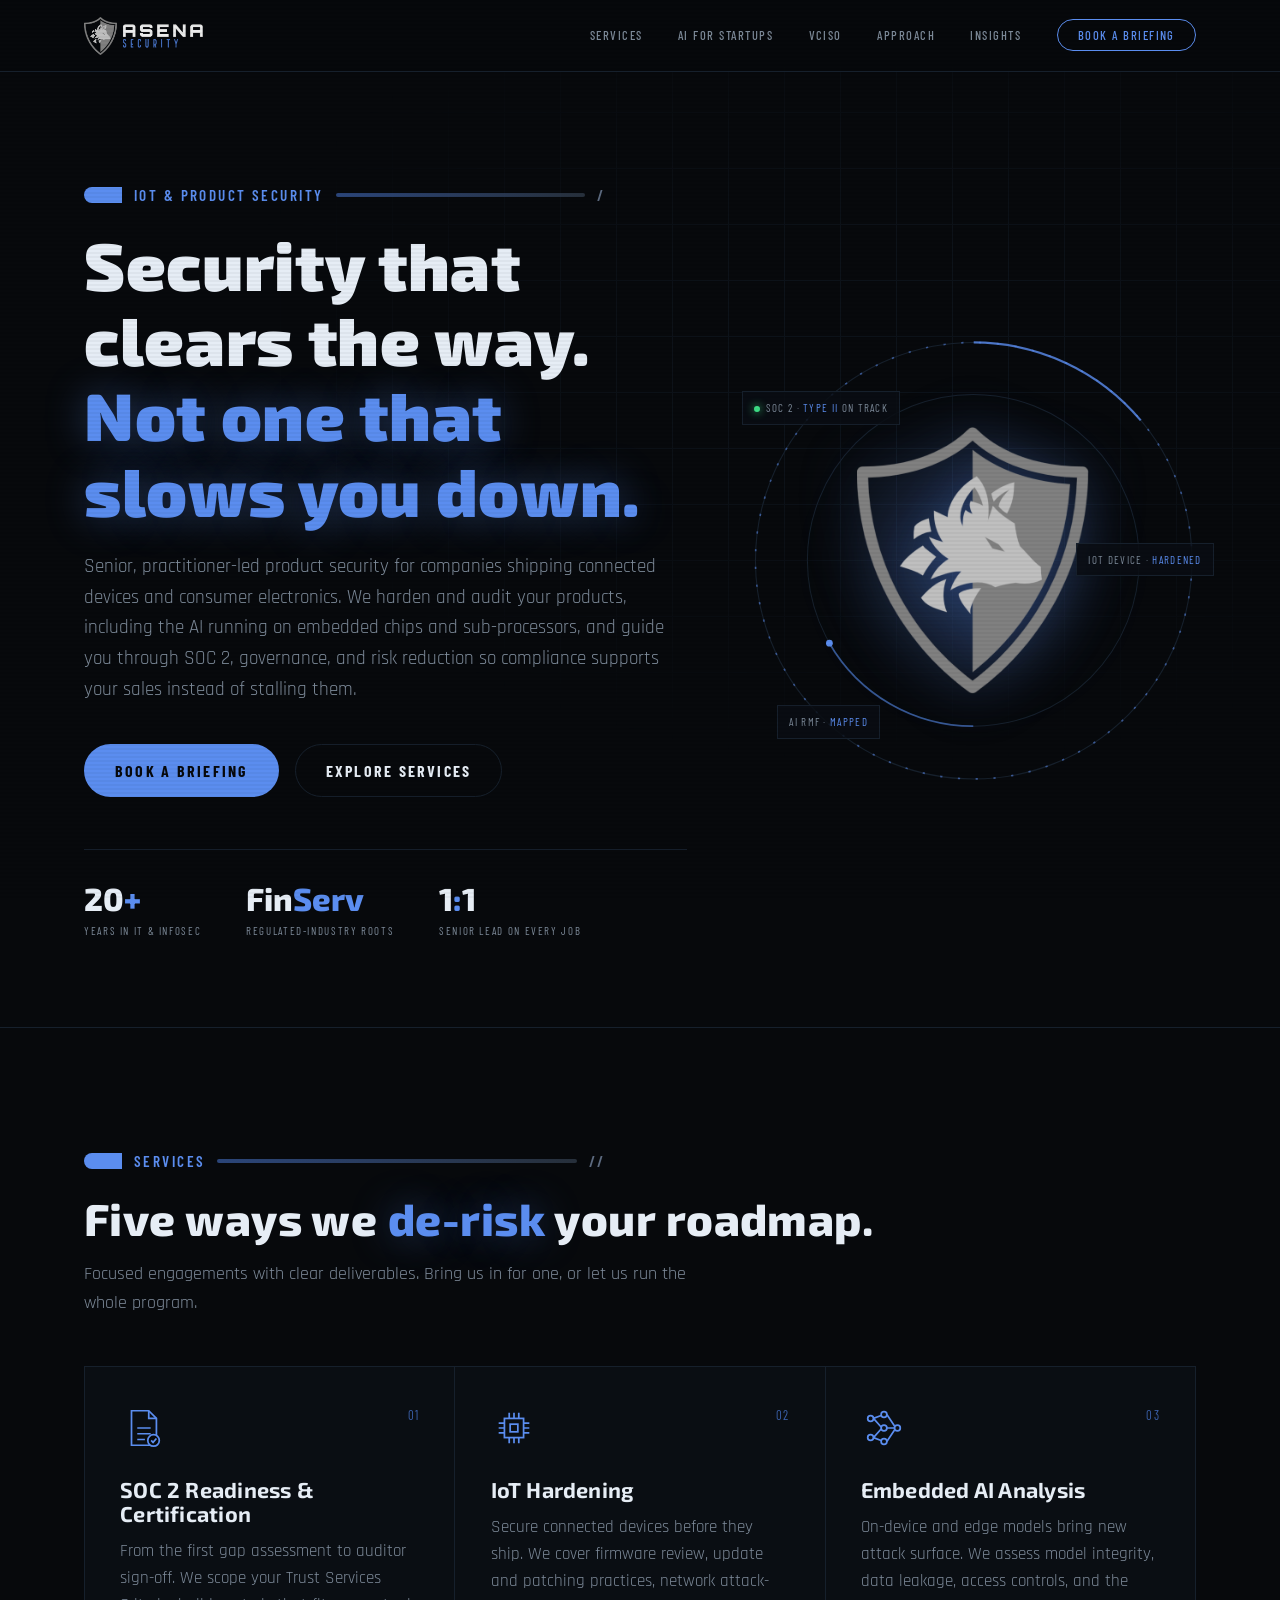
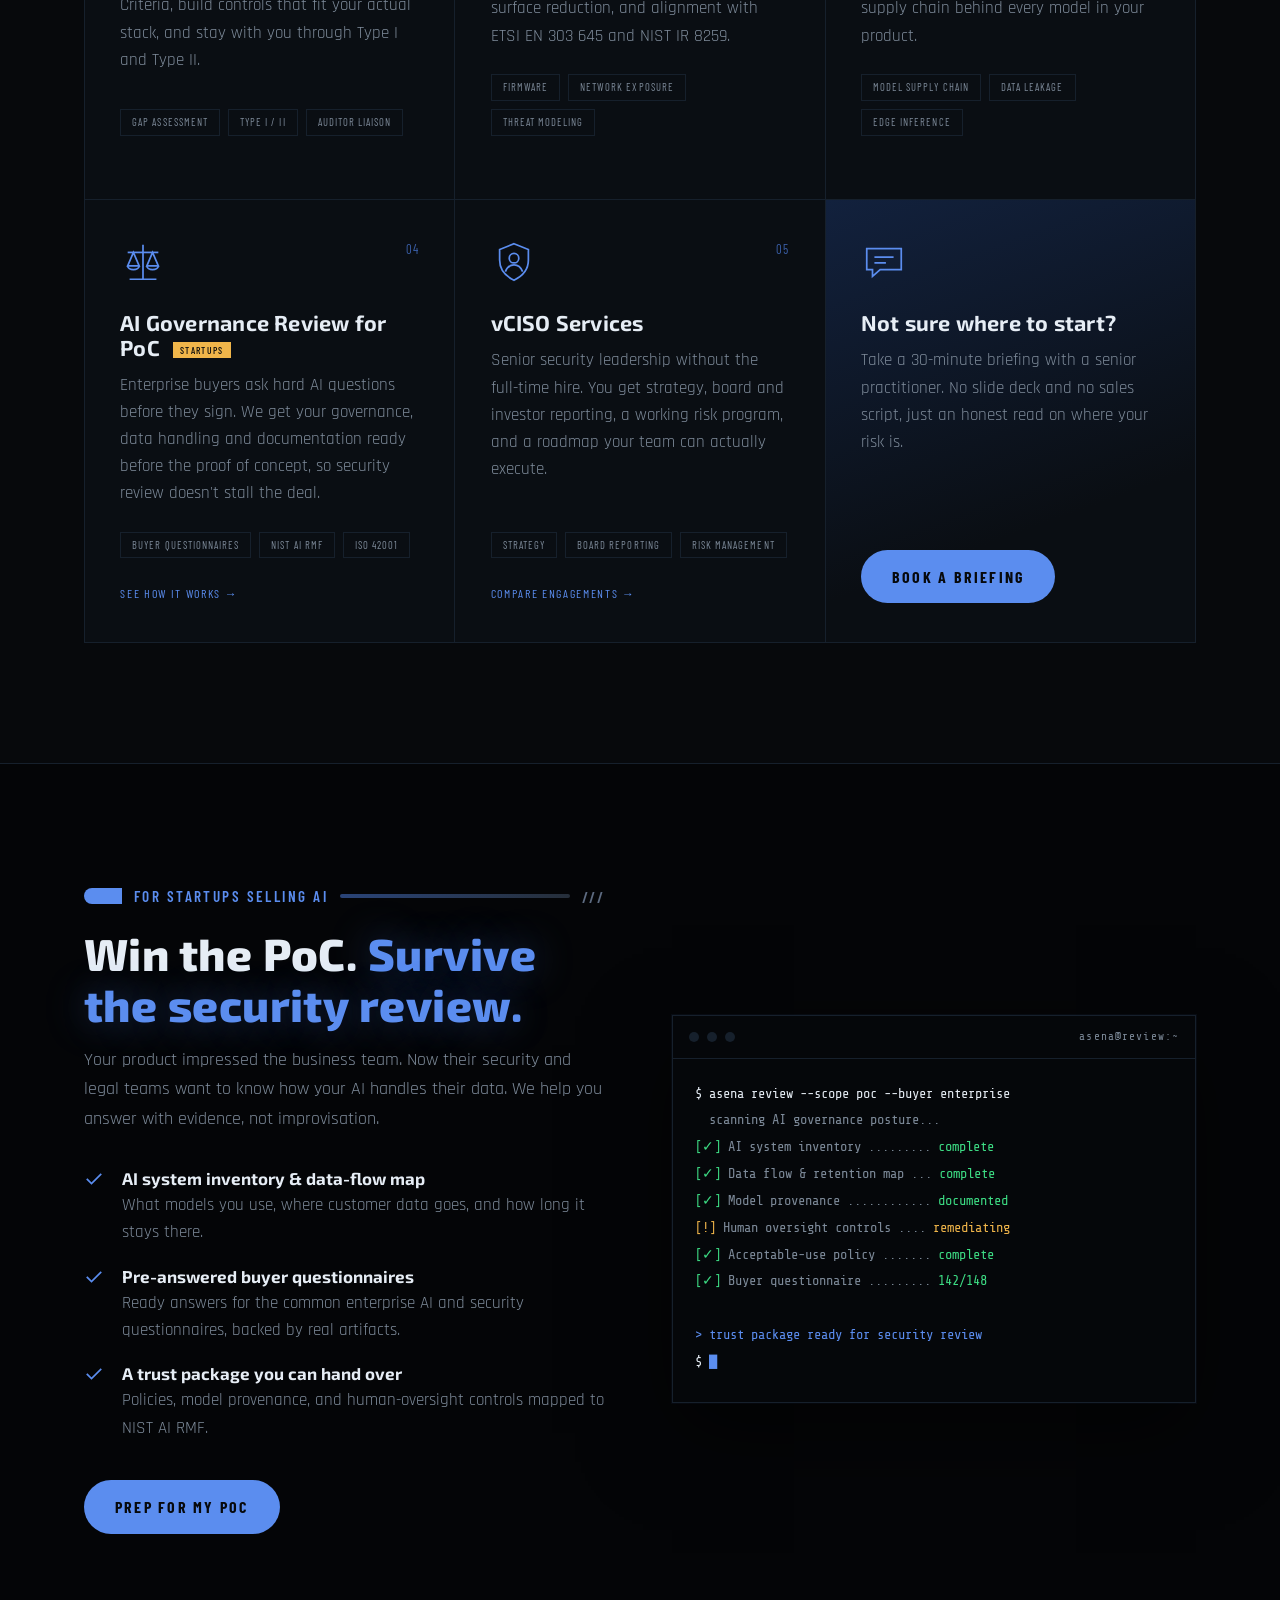
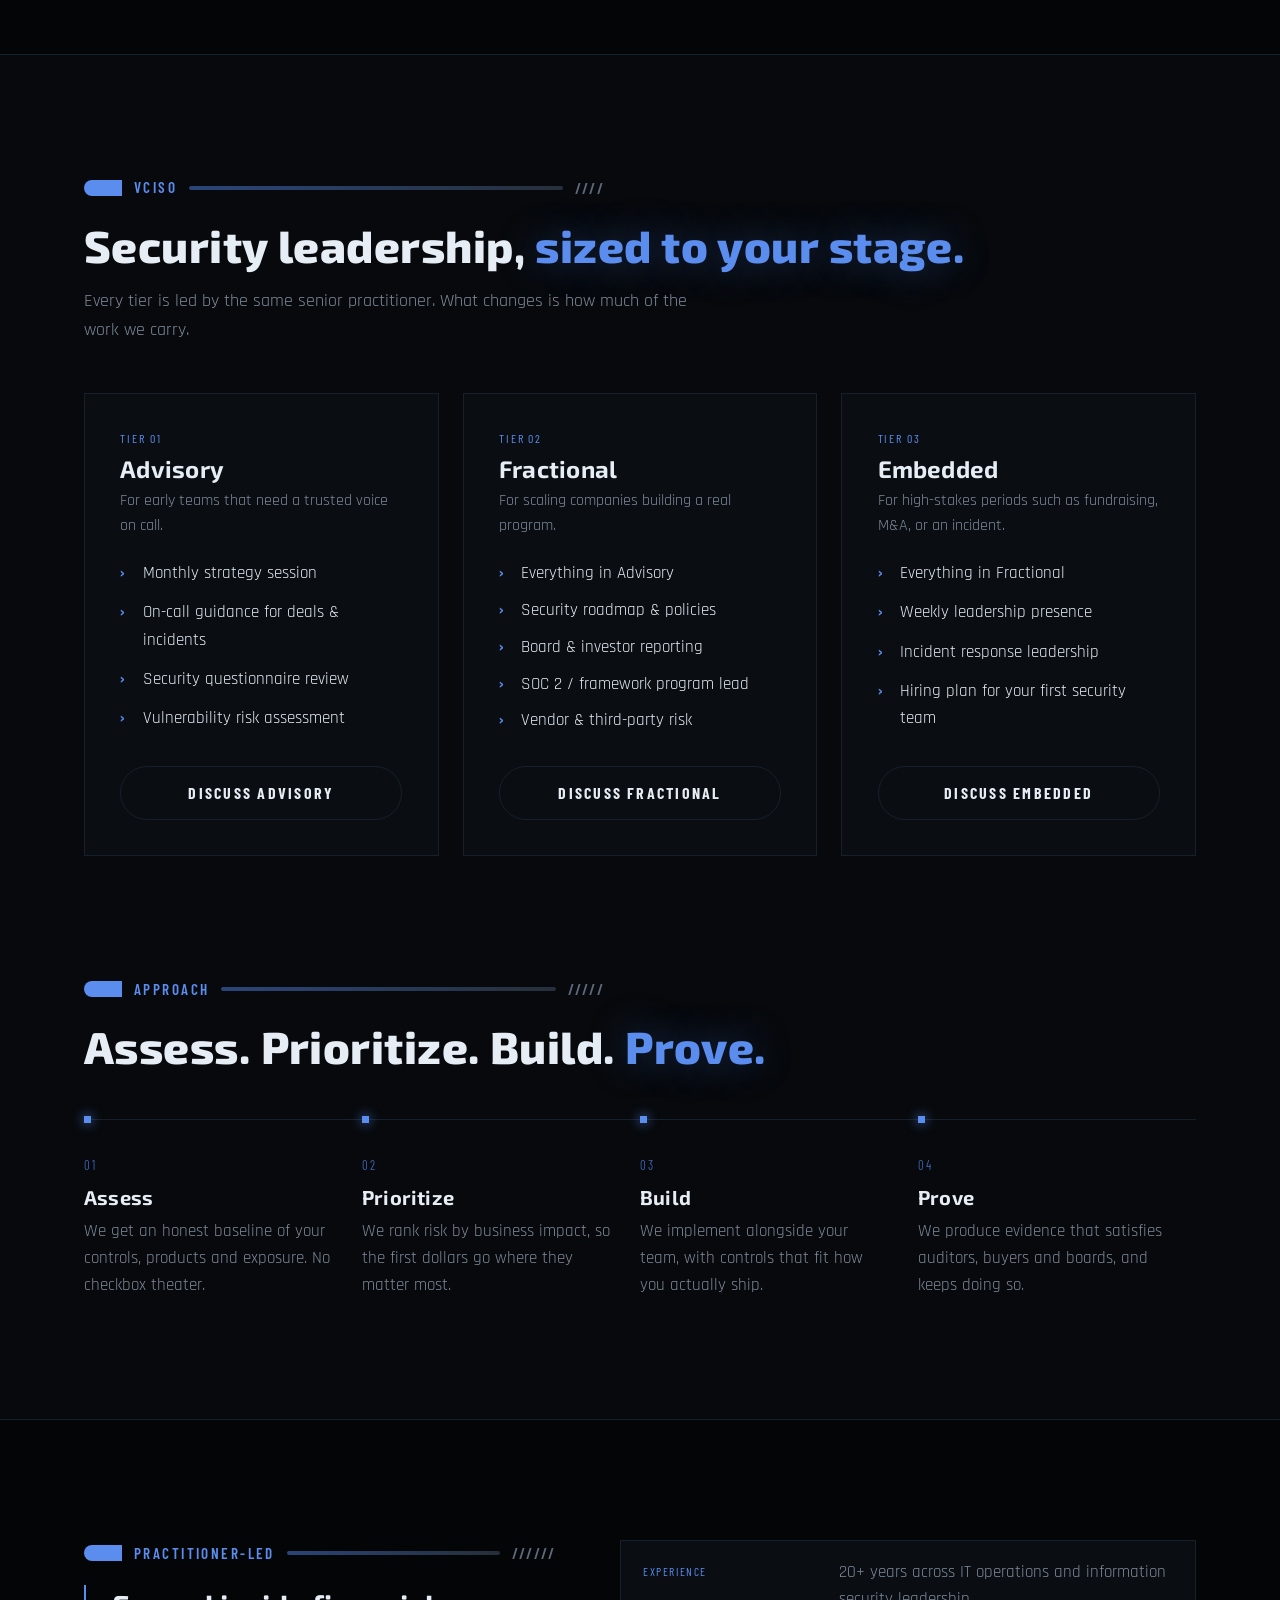
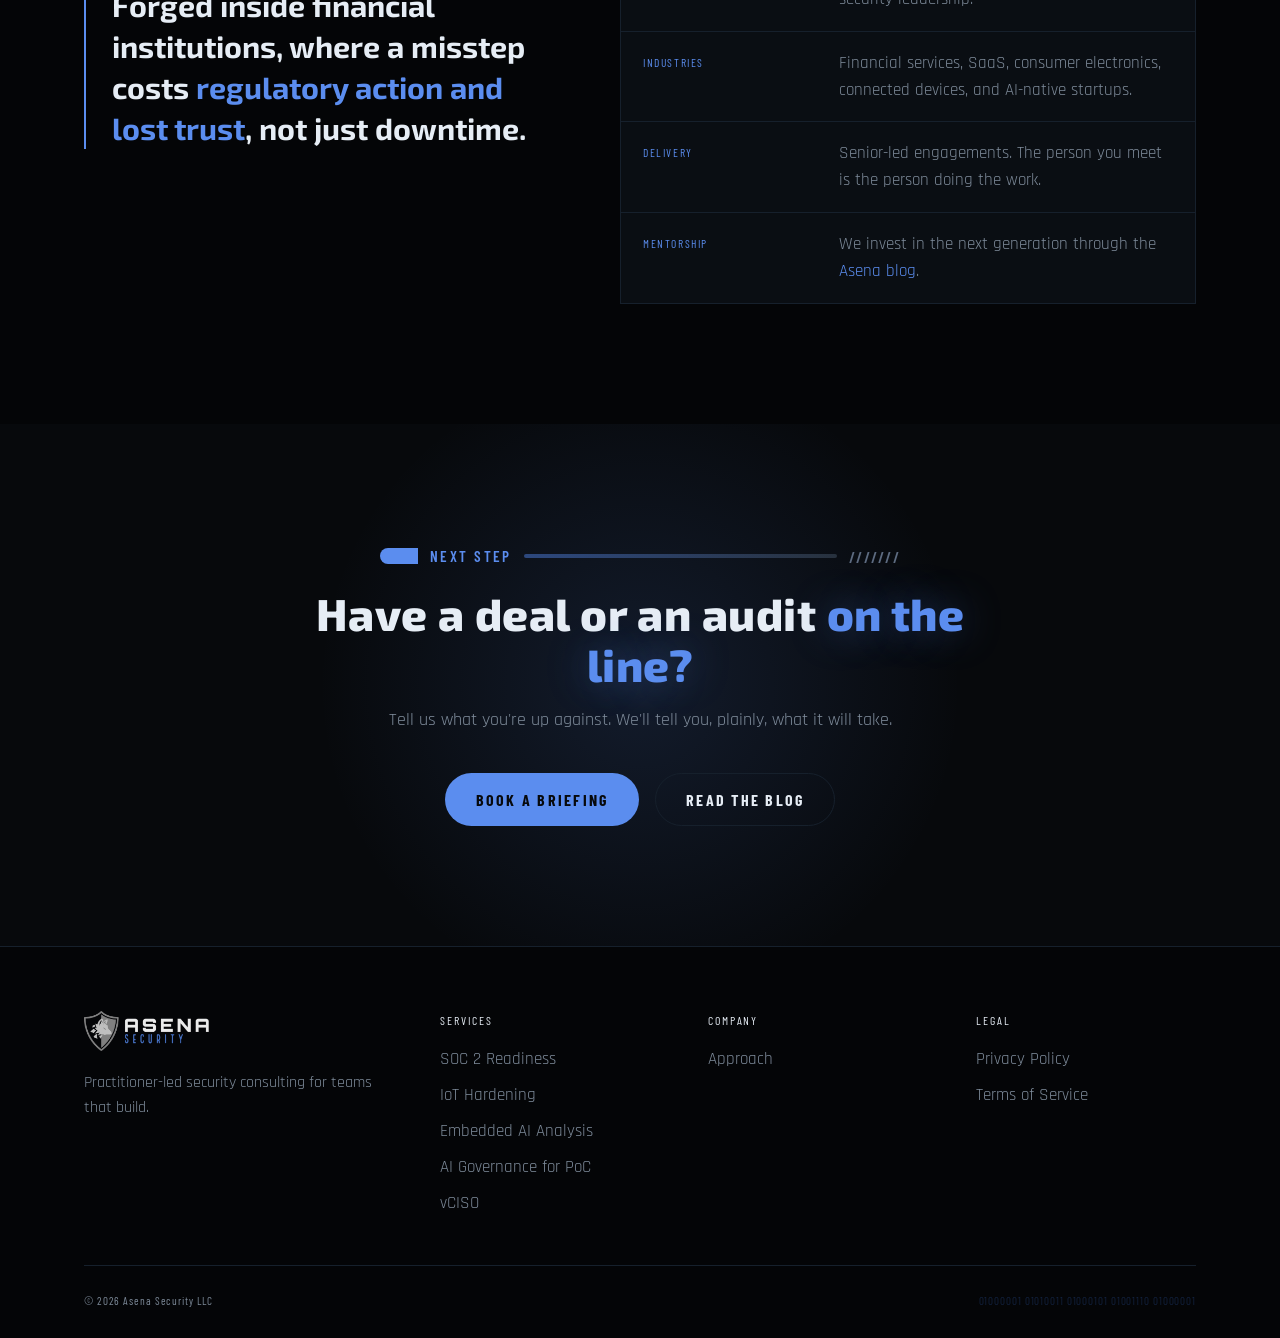
<file: index.html>
<!doctype html>
<html lang="en">
<head>
  <meta charset="utf-8">
  <meta name="viewport" content="width=device-width, initial-scale=1">
  <title>Asena Security — Security Consulting</title>
  <meta name="description" content="Asena Security: product security for IoT and consumer electronics, including device hardening and auditing, embedded AI analysis, SOC 2 readiness, AI governance reviews for startups, and vCISO services.">
  <link rel="icon" href="/assets/asena-shield.png">
  <link rel="preconnect" href="https://fonts.googleapis.com">
  <link rel="preconnect" href="https://fonts.gstatic.com" crossorigin>
  <link href="https://fonts.googleapis.com/css2?family=Exo+2:wght@500;700;800;900&family=Rajdhani:wght@400;500;600;700&family=Share+Tech+Mono&family=Barlow+Condensed:wght@400;500;600;700&display=swap" rel="stylesheet">
  <style>
    :root {
      --blue: #5b8def;
      --blue-brand: #4772c4;
      --blue-dim: #3a5fa8;
      --blue-dark: #12213d;
      --blue-glow: rgba(91,141,239,0.14);
      --blue-glow-strong: rgba(91,141,239,0.38);
      --steel: #8b9097;
      --bg: #07090c;
      --bg-deep: #040507;
      --card: #0a0e13;
      --card-hover: #0e141b;
      --border: #16202c;
      --text: #e6edf5;
      --muted: #7d8a99;
      --amber: #f0b54a;
      --font-display: 'Exo 2', sans-serif;
      --font-body: 'Rajdhani', sans-serif;
      --font-mono: 'Share Tech Mono', monospace;
      --font-ui: 'Barlow Condensed', sans-serif;
      --slate: #34404f;
      --pill: 999px;
      --pad: clamp(16px, 5vw, 4rem);
    }
    *, *::before, *::after { box-sizing: border-box; margin: 0; padding: 0; }
    html { scroll-behavior: smooth; }
    body {
      background: var(--bg); color: var(--text);
      font-family: var(--font-body); font-size: 17px; line-height: 1.6;
      overflow-x: hidden;
    }
    body::before { /* faint scanlines */
      content: ''; position: fixed; inset: 0; pointer-events: none; z-index: 999;
      background: repeating-linear-gradient(0deg, transparent 0 2px, rgba(0,0,0,0.035) 2px 4px);
    }
    a { color: inherit; text-decoration: none; }
    img { display: block; max-width: 100%; }
    .hero-grid > *, .spot-grid > *, .prac-grid > * { min-width: 0; }
    .wrap { max-width: 1240px; margin: 0 auto; padding: 0 var(--pad); }

    /* ── labels & type ───────────────────────────── */
    /* section title: cap · title · rule · section slashes */
    .label {
      display: flex; align-items: center; gap: 12px; max-width: 520px; margin-bottom: 1.2rem;
      font-family: var(--font-ui); font-weight: 600; font-size: .95rem; letter-spacing: .16em; text-transform: uppercase;
    }
    .label .cap { flex: 0 0 38px; height: 16px; background: var(--blue); border-radius: var(--pill) 0 0 var(--pill); }
    .label .txt { color: var(--blue); white-space: nowrap; }
    .label .rule { flex: 1; min-width: 24px; height: 4px; border-radius: 2px; background: linear-gradient(90deg, var(--blue-dim), var(--slate)); opacity: .7; }
    .label .slashes { color: #5d6b80; font-size: 1rem; letter-spacing: .08em; white-space: nowrap; }
    .cta-band .label { margin-left: auto; margin-right: auto; }
    h1, h2, h3 { font-family: var(--font-display); line-height: 1.12; letter-spacing: 0.01em; }
    h2 { font-size: clamp(1.9rem, 3.6vw, 2.8rem); font-weight: 800; margin-bottom: 1rem; }
    h2 .accent, h1 .accent { color: var(--blue); text-shadow: 0 0 40px var(--blue-glow-strong); }
    .lede { color: var(--muted); font-size: 1.15rem; max-width: 640px; }
    section { position: relative; padding: clamp(72px, 10vw, 120px) 0; }
    .section-head { margin-bottom: 3rem; }

    /* ── buttons ─────────────────────────────────── */
    .btn {
      display: inline-flex; align-items: center; gap: 10px;
      font-family: var(--font-ui); font-weight: 700; font-size: 1rem;
      letter-spacing: .14em; text-transform: uppercase;
      padding: 13px 30px; border: 1px solid transparent; border-radius: var(--pill); cursor: pointer;
      transition: transform .2s, box-shadow .2s, border-color .2s, color .2s, background .2s;
    }
    .btn-primary { background: var(--blue); color: var(--bg); }
    .btn-primary:hover { transform: translateY(-2px); box-shadow: 0 0 30px var(--blue-glow-strong); }
    .btn-secondary { border-color: var(--border); color: var(--text); }
    .btn-secondary:hover { border-color: var(--blue); color: var(--blue); }

    /* ── nav ─────────────────────────────────────── */
    #nav {
      position: fixed; top: 0; left: 0; right: 0; z-index: 100; height: 72px;
      background: rgba(7,9,12,0.9); backdrop-filter: blur(12px);
      border-bottom: 1px solid var(--border);
    }
    #nav .wrap { height: 100%; display: flex; align-items: center; justify-content: space-between; gap: 2rem; }
    .nav-logo img { height: 38px; width: auto; }
    .nav-links { display: flex; gap: 2.2rem; list-style: none; align-items: center; }
    .nav-links a {
      font-family: var(--font-ui); font-weight: 500; font-size: 0.78rem; letter-spacing: 0.12em;
      text-transform: uppercase; color: var(--muted); transition: color .2s;
    }
    .nav-links a:hover { color: var(--blue); }
    .nav-cta {
      border: 1px solid var(--blue); color: var(--blue) !important; padding: 8px 20px; border-radius: var(--pill);
      font-family: var(--font-ui); font-weight: 700; font-size: .95rem; letter-spacing: .14em;
    }
    .nav-cta:hover { background: var(--blue-glow); }
    .nav-toggle { display: none; background: none; border: 1px solid var(--border); color: var(--text); width: 42px; height: 42px; font-size: 1.2rem; cursor: pointer; }

    /* ── hero ────────────────────────────────────── */
    .hero { padding-top: calc(72px + clamp(56px, 9vw, 110px)); padding-bottom: clamp(48px, 7vw, 88px); overflow: hidden; border-bottom: 1px solid var(--border); }
    @media (min-width: 641px) { .stat-label { white-space: nowrap; } }
    .hero::before { /* blueprint grid */
      content: ''; position: absolute; inset: 0; pointer-events: none;
      background-image:
        linear-gradient(var(--border) 1px, transparent 1px),
        linear-gradient(90deg, var(--border) 1px, transparent 1px);
      background-size: 56px 56px; opacity: .45;
      mask-image: radial-gradient(ellipse 70% 60% at 70% 40%, #000 20%, transparent 75%);
      -webkit-mask-image: radial-gradient(ellipse 70% 60% at 70% 40%, #000 20%, transparent 75%);
    }
    .hero-grid { position: relative; display: grid; grid-template-columns: 1.15fr 0.85fr; gap: 4rem; align-items: center; }
    @keyframes blink { 50% { opacity: 0; } }
    .hero h1 { font-size: clamp(2.4rem, 5.4vw, 4.2rem); font-weight: 900; margin-bottom: 1.5rem; }
    .hero h1 .accent { display: block; }
    .hero-sub { color: var(--muted); font-size: 1.2rem; max-width: 600px; margin-bottom: 2.4rem; }
    .hero-actions { display: flex; gap: 1rem; flex-wrap: wrap; }
    .hero-stats { display: grid; grid-template-columns: repeat(3, auto); justify-content: start; gap: 2.8rem; margin-top: 3.2rem; padding-top: 2rem; border-top: 1px solid var(--border); }
    .stat-num { font-family: var(--font-display); font-weight: 800; font-size: 2rem; color: var(--text); line-height: 1; }
    .stat-num span { color: var(--blue); }
    .stat-label { font-family: var(--font-ui); font-weight: 400; font-size: .68rem; color: var(--muted); letter-spacing: .15em; text-transform: uppercase; margin-top: .5rem; }

    .hero-visual { position: relative; display: flex; justify-content: center; align-items: center; aspect-ratio: 1; }
    .hero-visual .ring { position: absolute; inset: 0; animation: spin 60s linear infinite; }
    .hero-visual .ring.r2 { inset: 12%; animation-duration: 40s; animation-direction: reverse; }
    @keyframes spin { to { transform: rotate(360deg); } }
    .hero-visual .glow { position: absolute; width: 60%; height: 60%; border-radius: 50%; background: radial-gradient(circle, var(--blue-glow-strong), transparent 70%); filter: blur(30px); }
    .hero-visual img { position: relative; width: 52%; filter: drop-shadow(0 0 28px rgba(91,141,239,.25)); }
    .hud {
      position: absolute; font-family: var(--font-ui); font-weight: 400; font-size: .68rem; letter-spacing: .12em;
      text-transform: uppercase; color: var(--muted); background: rgba(10,14,19,.85);
      border: 1px solid var(--border); padding: 7px 11px; white-space: nowrap;
    }
    .hud b { color: var(--blue); font-weight: 400; }
    .hud.h1 { top: 12%; left: -2%; } .hud.h2 { top: 46%; right: -4%; } .hud.h3 { bottom: 10%; left: 6%; }
    .hud .dot { display: inline-block; width: 6px; height: 6px; border-radius: 50%; background: #3ddc84; margin-right: 6px; box-shadow: 0 0 8px #3ddc84; }

    .tags { display: flex; flex-wrap: wrap; gap: 8px; }
    .tag {
      padding: 4px 11px; border: 1px solid var(--border); font-family: var(--font-ui); font-weight: 400;
      font-size: .66rem; color: var(--muted); letter-spacing: .1em; text-transform: uppercase;
    }

    /* ── services grid ───────────────────────────── */
    .services-grid { display: grid; grid-template-columns: repeat(3, 1fr); gap: 1px; background: var(--border); border: 1px solid var(--border); }
    .service-card {
      background: var(--card); padding: 2.4rem 2.2rem; position: relative; overflow: hidden;
      display: flex; flex-direction: column; transition: background .3s;
    }
    .service-card::before {
      content: ''; position: absolute; top: 0; left: 0; right: 0; height: 2px; background: var(--blue);
      transform: scaleX(0); transform-origin: left; transition: transform .4s;
    }
    .service-card:hover { background: var(--card-hover); }
    .service-card:hover::before { transform: scaleX(1); }
    .service-top { display: flex; justify-content: space-between; align-items: flex-start; margin-bottom: 1.6rem; }
    .service-icon { width: 46px; height: 46px; color: var(--blue); transition: filter .3s; }
    .service-card:hover .service-icon { filter: drop-shadow(0 0 8px var(--blue-glow-strong)); }
    .service-num { font-family: var(--font-ui); font-weight: 400; font-size: .8rem; color: var(--blue-dim); letter-spacing: .1em; }
    .service-card h3 { font-size: 1.35rem; font-weight: 700; margin-bottom: .8rem; }
    .service-card p { color: var(--muted); margin-bottom: 1.5rem; flex: 1; }
    .service-card .tags { margin-bottom: 1.6rem; }
    .more { font-family: var(--font-ui); font-weight: 400; font-size: .75rem; letter-spacing: .14em; text-transform: uppercase; color: var(--blue); }
    .more::after { content: ' →'; transition: margin .2s; }
    .service-card:hover .more::after { margin-left: 6px; }
    .service-card.cta-card { background: linear-gradient(160deg, var(--blue-dark), var(--card) 70%); justify-content: center; }
    .badge-new { font-family: var(--font-ui); font-weight: 500; font-size: .6rem; letter-spacing: .14em; text-transform: uppercase; color: var(--bg); background: var(--amber); padding: 2px 7px; margin-left: 8px; vertical-align: middle; }

    /* ── spotlight ───────────────────────────────── */
    .spotlight { background: var(--bg-deep); border-top: 1px solid var(--border); border-bottom: 1px solid var(--border); }
    .spot-grid { display: grid; grid-template-columns: 1fr 1fr; gap: 4rem; align-items: center; }
    .checklist { list-style: none; margin: 2rem 0 2.4rem; display: grid; gap: 1rem; }
    .checklist li { display: grid; grid-template-columns: 26px 1fr; gap: 12px; }
    .checklist svg { width: 20px; height: 20px; color: var(--blue); margin-top: 4px; }
    .checklist strong { font-family: var(--font-display); font-weight: 700; display: block; color: var(--text); }
    .checklist span { color: var(--muted); }
    .terminal { background: #05070a; border: 1px solid var(--border); box-shadow: 0 30px 80px rgba(0,0,0,.5), 0 0 0 1px rgba(91,141,239,.05); }
    .term-bar { display: flex; align-items: center; gap: 8px; padding: 12px 16px; border-bottom: 1px solid var(--border); }
    .term-bar i { width: 10px; height: 10px; border-radius: 50%; background: var(--border); }
    .term-bar span { margin-left: auto; font-family: var(--font-mono); font-size: .7rem; color: var(--muted); letter-spacing: .1em; }
    .term-body { padding: 22px 22px 26px; font-family: var(--font-mono); font-size: .86rem; line-height: 1.95; color: var(--muted); overflow-x: auto; }
    .term-body .cmd { color: var(--text); }
    .term-body .ok { color: #3ddc84; } .term-body .warn { color: var(--amber); } .term-body .hl { color: var(--blue); }
    .term-body .line { white-space: pre; }
    .cursor::after { content: '█'; color: var(--blue); animation: blink 1s step-end infinite; }

    /* ── vCISO tiers ─────────────────────────────── */
    .tiers { display: grid; grid-template-columns: repeat(3, 1fr); gap: 1.5rem; }
    .tier { border: 1px solid var(--border); background: var(--card); padding: 2.2rem; display: flex; flex-direction: column; transition: border-color .25s, transform .25s; }
    .tier:hover { border-color: var(--blue-dim); transform: translateY(-4px); }
    .tier-name { font-family: var(--font-ui); font-weight: 400; font-size: .75rem; letter-spacing: .16em; text-transform: uppercase; color: var(--blue); }
    .tier h3 { font-size: 1.5rem; margin: .5rem 0 .3rem; }
    .tier .fit { color: var(--muted); margin-bottom: 1.4rem; font-size: .98rem; }
    .tier ul { list-style: none; display: grid; gap: .6rem; margin-bottom: 2rem; flex: 1; }
    .tier li { padding-left: 1.4rem; position: relative; }
    .tier li::before { content: '›'; position: absolute; left: 0; color: var(--blue); font-weight: 700; }
    .tier .btn { justify-content: center; }

    /* ── approach ────────────────────────────────── */
    .steps { display: grid; grid-template-columns: repeat(4, 1fr); gap: 0; counter-reset: s; }
    .step { padding: 2rem 1.8rem 0 0; border-top: 1px solid var(--border); position: relative; }
    .step::before { content: ''; position: absolute; top: -4px; left: 0; width: 7px; height: 7px; background: var(--blue); box-shadow: 0 0 12px var(--blue); }
    .step-num { font-family: var(--font-ui); font-weight: 400; color: var(--blue-dim); font-size: .8rem; letter-spacing: .14em; }
    .step h3 { font-size: 1.25rem; margin: .4rem 0 .6rem; }
    .step p { color: var(--muted); }

    /* ── practitioner band ───────────────────────── */
    .practitioner { background: var(--bg-deep); border-top: 1px solid var(--border); }
    .prac-grid { display: grid; grid-template-columns: 0.9fr 1.1fr; gap: 4rem; align-items: start; }
    .quote { font-family: var(--font-display); font-size: clamp(1.4rem, 2.4vw, 1.9rem); font-weight: 700; line-height: 1.35; border-left: 2px solid var(--blue); padding-left: 1.6rem; }
    .quote .accent { color: var(--blue); }
    .creds { display: grid; gap: 0; border: 1px solid var(--border); }
    .cred { display: grid; grid-template-columns: 180px 1fr; gap: 1rem; padding: 1.1rem 1.4rem; border-bottom: 1px solid var(--border); background: var(--card); }
    .cred:last-child { border-bottom: none; }
    .cred b { font-family: var(--font-ui); font-weight: 400; font-size: .72rem; letter-spacing: .14em; text-transform: uppercase; color: var(--blue); padding-top: 3px; }
    .cred span { color: var(--muted); }

    /* ── CTA band ────────────────────────────────── */
    .cta-band { text-align: center; overflow: hidden; }
    .cta-band::before { content: ''; position: absolute; left: 50%; top: 50%; width: 700px; height: 700px; max-width: 120vw; transform: translate(-50%,-50%); background: radial-gradient(circle, var(--blue-glow), transparent 65%); pointer-events: none; }
    .cta-band .wrap { position: relative; }
    .cta-band h2 { max-width: 760px; margin: 0 auto 1rem; }
    .cta-band .lede { margin: 0 auto 2.4rem; }
    .cta-band .hero-actions { justify-content: center; }

    /* ── footer ──────────────────────────────────── */
    footer { border-top: 1px solid var(--border); background: var(--bg-deep); padding: 64px 0 28px; }
    .foot-grid { display: grid; grid-template-columns: 1.4fr 1fr 1fr 1fr; gap: 3rem; margin-bottom: 3rem; }
    .foot-grid img { height: 40px; width: auto; margin-bottom: 1.2rem; }
    .foot-tag { color: var(--muted); max-width: 300px; font-size: .98rem; }
    .foot-grid h4 { font-family: var(--font-ui); font-weight: 400; font-size: .74rem; letter-spacing: .16em; text-transform: uppercase; color: var(--text); margin-bottom: 1rem; }
    .foot-grid ul { list-style: none; display: grid; gap: .55rem; }
    .foot-grid a { color: var(--muted); transition: color .2s; }
    .foot-grid a:hover { color: var(--blue); }
    .foot-bottom { display: flex; justify-content: space-between; gap: 1rem; flex-wrap: wrap; padding-top: 1.6rem; border-top: 1px solid var(--border); font-family: var(--font-ui); font-weight: 400; font-size: .7rem; color: var(--muted); letter-spacing: .08em; }
    .binary { color: var(--blue-dark); }


    /* ── responsive ──────────────────────────────── */
    @media (max-width: 1080px) {
      .services-grid, .tiers { grid-template-columns: repeat(2, 1fr); }
      .steps { grid-template-columns: repeat(2, 1fr); row-gap: 2.5rem; }
      .foot-grid { grid-template-columns: 1fr 1fr; }
    }
    @media (max-width: 900px) {
      .nav-links { display: none; position: absolute; top: 72px; left: 0; right: 0; flex-direction: column; align-items: flex-start; gap: 0; background: var(--bg); border-bottom: 1px solid var(--border); padding: .5rem var(--pad) 1.2rem; }
      .nav-links.open { display: flex; }
      .nav-links li { width: 100%; }
      .nav-links a { display: block; padding: .9rem 0; }
      .nav-cta { display: inline-block !important; margin-top: .6rem; }
      .nav-toggle { display: block; }
      .hero-grid, .spot-grid, .prac-grid { grid-template-columns: 1fr; gap: 3rem; }
      .hero-visual { max-width: 420px; width: 100%; margin: 0 auto; order: -1; }
    }
    @media (max-width: 640px) {
      .services-grid, .tiers, .steps { grid-template-columns: 1fr; }
      .foot-grid { grid-template-columns: 1fr; }
      .cred { grid-template-columns: 1fr; gap: .2rem; }
      .hud { font-size: .58rem; }
      .hud.h2 { right: 0; }
      .hud.h1 { left: 0; }
      .hero-stats { grid-template-columns: repeat(2, auto); gap: 1.6rem 2rem; }
    }
    @media (prefers-reduced-motion: reduce) {
      *, *::before, *::after { animation: none !important; transition: none !important; }
    }
  </style>
</head>
<body>

<!-- SVG icon sprite -->
<svg width="0" height="0" style="position:absolute" aria-hidden="true">
  <symbol id="i-check" viewBox="0 0 24 24" fill="none" stroke="currentColor" stroke-width="2" stroke-linecap="square"><path d="M4 12.5l5 5L20 6.5"/></symbol>
  <symbol id="i-soc2" viewBox="0 0 48 48" fill="none" stroke="currentColor" stroke-width="1.8"><path d="M12 6h18l8 8v28H12z"/><path d="M30 6v8h8"/><path d="M18 24h14M18 30h14M18 36h8"/><circle cx="35" cy="37" r="6" fill="#07090c"/><path d="M32.5 37l2 2 3.5-4"/></symbol>
  <symbol id="i-iot" viewBox="0 0 48 48" fill="none" stroke="currentColor" stroke-width="1.8"><rect x="14" y="14" width="20" height="20"/><rect x="20" y="20" width="8" height="8"/><path d="M19 14V8M24 14V8M29 14V8M19 40v-6M24 40v-6M29 40v-6M14 19H8M14 24H8M14 29H8M40 19h-6M40 24h-6M40 29h-6"/></symbol>
  <symbol id="i-ai" viewBox="0 0 48 48" fill="none" stroke="currentColor" stroke-width="1.8"><circle cx="10" cy="14" r="3"/><circle cx="10" cy="34" r="3"/><circle cx="24" cy="10" r="3"/><circle cx="24" cy="24" r="3"/><circle cx="24" cy="38" r="3"/><circle cx="38" cy="24" r="3"/><path d="M13 14l8-3M13 14l8 9M13 34l8-9M13 34l8 3M27 10l8 12M27 24h8M27 38l8-12"/></symbol>
  <symbol id="i-gov" viewBox="0 0 48 48" fill="none" stroke="currentColor" stroke-width="1.8"><path d="M24 6v36M10 42h28"/><path d="M8 14h32"/><path d="M14 14l-6 14h12zM34 14l-6 14h12z"/><path d="M8 28a6 4 0 0012 0M28 28a6 4 0 0012 0"/></symbol>
  <symbol id="i-ciso" viewBox="0 0 48 48" fill="none" stroke="currentColor" stroke-width="1.8"><path d="M24 5l15 6v11c0 10-6.5 17-15 21-8.5-4-15-11-15-21V11z"/><circle cx="24" cy="20" r="5"/><path d="M15 34c2-5 5.5-7 9-7s7 2 9 7"/></symbol>
  <symbol id="i-chat" viewBox="0 0 48 48" fill="none" stroke="currentColor" stroke-width="1.8"><path d="M6 10h36v22H20l-8 7v-7H6z"/><path d="M14 19h20M14 25h12"/></symbol>
</svg>

<nav id="nav">
  <div class="wrap">
    <a class="nav-logo" href="#top"><img src="/assets/asena-logo-horizontal.png" alt="Asena Security"></a>
    <ul class="nav-links" id="navLinks">
      <li><a href="#services">Services</a></li>
      <li><a href="#ai-governance">AI for Startups</a></li>
      <li><a href="#vciso">vCISO</a></li>
      <li><a href="#approach">Approach</a></li>
      <li><a href="https://blog.asenasecurity.com">Insights</a></li>
      <li><a class="nav-cta" href="#contact">Book a Briefing</a></li>
    </ul>
    <button class="nav-toggle" id="navToggle" aria-label="Open menu" aria-expanded="false">☰</button>
  </div>
</nav>

<!-- HERO -->
<header class="hero" id="top">
  <div class="wrap hero-grid">
    <div>
      <div class="label"><span class="cap"></span><span class="txt">IoT &amp; Product Security</span><span class="rule"></span><span class="slashes">/</span></div>
      <h1>Security that clears the way.<span class="accent">Not one that slows you down.</span></h1>
      <p class="hero-sub">Senior, practitioner-led product security for companies shipping connected devices and consumer electronics. We harden and audit your products, including the AI running on embedded chips and sub-processors, and guide you through SOC 2, governance, and risk reduction so compliance supports your sales instead of stalling them.</p>
      <div class="hero-actions">
        <a class="btn btn-primary" href="#contact">Book a Briefing</a>
        <a class="btn btn-secondary" href="#services">Explore Services</a>
      </div>
      <div class="hero-stats">
        <div><div class="stat-num">20<span>+</span></div><div class="stat-label">Years in IT &amp; InfoSec</div></div>
        <div><div class="stat-num">Fin<span>Serv</span></div><div class="stat-label">Regulated-industry roots</div></div>
        <div><div class="stat-num">1<span>:</span>1</div><div class="stat-label">Senior lead on every job</div></div>
      </div>
    </div>
    <div class="hero-visual" aria-hidden="true">
      <div class="glow"></div>
      <svg class="ring" viewBox="0 0 400 400" fill="none">
        <circle cx="200" cy="200" r="196" stroke="#16202c" stroke-width="1"/>
        <circle cx="200" cy="200" r="196" stroke="#5b8def" stroke-width="1.5" stroke-dasharray="2 14" opacity=".55"/>
        <path d="M200 4a196 196 0 0 1 150 70" stroke="#5b8def" stroke-width="2" opacity=".8"/>
      </svg>
      <svg class="ring r2" viewBox="0 0 400 400" fill="none">
        <circle cx="200" cy="200" r="196" stroke="#16202c" stroke-width="1.2"/>
        <path d="M200 396a196 196 0 0 1-170-98" stroke="#4772c4" stroke-width="2" opacity=".7"/>
        <circle cx="30" cy="298" r="4" fill="#5b8def"/>
      </svg>
      <img src="/assets/asena-shield.png" alt="">
      <div class="hud h1"><span class="dot"></span>SOC 2 · <b>Type II</b> on track</div>
      <div class="hud h2">IoT Device · <b>Hardened</b></div>
      <div class="hud h3">AI RMF · <b>Mapped</b></div>
    </div>
  </div>
</header>

<!-- SERVICES -->
<section id="services">
  <div class="wrap">
    <div class="section-head">
      <div class="label"><span class="cap"></span><span class="txt">Services</span><span class="rule"></span><span class="slashes">//</span></div>
      <h2>Five ways we <span class="accent">de-risk</span> your roadmap.</h2>
      <p class="lede">Focused engagements with clear deliverables. Bring us in for one, or let us run the whole program.</p>
    </div>
    <div class="services-grid">
      <article class="service-card">
        <div class="service-top"><svg class="service-icon"><use href="#i-soc2"/></svg><span class="service-num">01</span></div>
        <h3>SOC 2 Readiness &amp; Certification</h3>
        <p>From the first gap assessment to auditor sign-off. We scope your Trust Services Criteria, build controls that fit your actual stack, and stay with you through Type I and Type II.</p>
        <div class="tags"><span class="tag">Gap Assessment</span><span class="tag">Type I / II</span><span class="tag">Auditor Liaison</span></div>
      </article>
      <article class="service-card">
        <div class="service-top"><svg class="service-icon"><use href="#i-iot"/></svg><span class="service-num">02</span></div>
        <h3>IoT Hardening</h3>
        <p>Secure connected devices before they ship. We cover firmware review, update and patching practices, network attack-surface reduction, and alignment with ETSI EN 303 645 and NIST IR 8259.</p>
        <div class="tags"><span class="tag">Firmware</span><span class="tag">Network Exposure</span><span class="tag">Threat Modeling</span></div>
      </article>
      <article class="service-card">
        <div class="service-top"><svg class="service-icon"><use href="#i-ai"/></svg><span class="service-num">03</span></div>
        <h3>Embedded AI Analysis</h3>
        <p>On-device and edge models bring new attack surface. We assess model integrity, data leakage, access controls, and the supply chain behind every model in your product.</p>
        <div class="tags"><span class="tag">Model Supply Chain</span><span class="tag">Data Leakage</span><span class="tag">Edge Inference</span></div>
      </article>
      <article class="service-card">
        <div class="service-top"><svg class="service-icon"><use href="#i-gov"/></svg><span class="service-num">04</span></div>
        <h3>AI Governance Review for PoC <span class="badge-new">Startups</span></h3>
        <p>Enterprise buyers ask hard AI questions before they sign. We get your governance, data handling and documentation ready before the proof of concept, so security review doesn't stall the deal.</p>
        <div class="tags"><span class="tag">Buyer Questionnaires</span><span class="tag">NIST AI RMF</span><span class="tag">ISO 42001</span></div>
        <a class="more" href="#ai-governance">See how it works</a>
      </article>
      <article class="service-card">
        <div class="service-top"><svg class="service-icon"><use href="#i-ciso"/></svg><span class="service-num">05</span></div>
        <h3>vCISO Services</h3>
        <p>Senior security leadership without the full-time hire. You get strategy, board and investor reporting, a working risk program, and a roadmap your team can actually execute.</p>
        <div class="tags"><span class="tag">Strategy</span><span class="tag">Board Reporting</span><span class="tag">Risk Management</span></div>
        <a class="more" href="#vciso">Compare engagements</a>
      </article>
      <article class="service-card cta-card">
        <div class="service-top"><svg class="service-icon"><use href="#i-chat"/></svg></div>
        <h3>Not sure where to start?</h3>
        <p>Take a 30-minute briefing with a senior practitioner. No slide deck and no sales script, just an honest read on where your risk is.</p>
        <a class="btn btn-primary" href="#contact" style="align-self:flex-start">Book a Briefing</a>
      </article>
    </div>
  </div>
</section>

<!-- AI GOVERNANCE SPOTLIGHT -->
<section class="spotlight" id="ai-governance">
  <div class="wrap spot-grid">
    <div>
      <div class="label"><span class="cap"></span><span class="txt">For startups selling AI</span><span class="rule"></span><span class="slashes">///</span></div>
      <h2>Win the PoC. <span class="accent">Survive the security review.</span></h2>
      <p class="lede">Your product impressed the business team. Now their security and legal teams want to know how your AI handles their data. We help you answer with evidence, not improvisation.</p>
      <ul class="checklist">
        <li><svg><use href="#i-check"/></svg><div><strong>AI system inventory &amp; data-flow map</strong><span>What models you use, where customer data goes, and how long it stays there.</span></div></li>
        <li><svg><use href="#i-check"/></svg><div><strong>Pre-answered buyer questionnaires</strong><span>Ready answers for the common enterprise AI and security questionnaires, backed by real artifacts.</span></div></li>
        <li><svg><use href="#i-check"/></svg><div><strong>A trust package you can hand over</strong><span>Policies, model provenance, and human-oversight controls mapped to NIST AI RMF.</span></div></li>
      </ul>
      <a class="btn btn-primary" href="#contact">Prep for my PoC</a>
    </div>
    <div class="terminal" aria-label="Example AI governance review output">
      <div class="term-bar"><i></i><i></i><i></i><span>asena@review:~</span></div>
      <div class="term-body">
        <div class="line cmd">$ asena review --scope poc --buyer enterprise</div>
        <div class="line">  scanning AI governance posture...</div>
        <div class="line"><span class="ok">[✓]</span> AI system inventory ......... <span class="ok">complete</span></div>
        <div class="line"><span class="ok">[✓]</span> Data flow &amp; retention map ... <span class="ok">complete</span></div>
        <div class="line"><span class="ok">[✓]</span> Model provenance ............ <span class="ok">documented</span></div>
        <div class="line"><span class="warn">[!]</span> Human oversight controls .... <span class="warn">remediating</span></div>
        <div class="line"><span class="ok">[✓]</span> Acceptable-use policy ....... <span class="ok">complete</span></div>
        <div class="line"><span class="ok">[✓]</span> Buyer questionnaire ......... <span class="ok">142/148</span></div>
        <div class="line">&nbsp;</div>
        <div class="line hl">&gt; trust package ready for security review</div>
        <div class="line cmd cursor">$ </div>
      </div>
    </div>
  </div>
</section>

<!-- vCISO -->
<section id="vciso">
  <div class="wrap">
    <div class="section-head">
      <div class="label"><span class="cap"></span><span class="txt">vCISO</span><span class="rule"></span><span class="slashes">////</span></div>
      <h2>Security leadership, <span class="accent">sized to your stage.</span></h2>
      <p class="lede">Every tier is led by the same senior practitioner. What changes is how much of the work we carry.</p>
    </div>
    <div class="tiers">
      <div class="tier">
        <span class="tier-name">Tier 01</span>
        <h3>Advisory</h3>
        <p class="fit">For early teams that need a trusted voice on call.</p>
        <ul>
          <li>Monthly strategy session</li>
          <li>On-call guidance for deals &amp; incidents</li>
          <li>Security questionnaire review</li>
          <li>Vulnerability risk assessment</li>
        </ul>
        <a class="btn btn-secondary" href="#contact">Discuss Advisory</a>
      </div>
      <div class="tier">
        <span class="tier-name">Tier 02</span>
        <h3>Fractional</h3>
        <p class="fit">For scaling companies building a real program.</p>
        <ul>
          <li>Everything in Advisory</li>
          <li>Security roadmap &amp; policies</li>
          <li>Board &amp; investor reporting</li>
          <li>SOC 2 / framework program lead</li>
          <li>Vendor &amp; third-party risk</li>
        </ul>
        <a class="btn btn-secondary" href="#contact">Discuss Fractional</a>
      </div>
      <div class="tier">
        <span class="tier-name">Tier 03</span>
        <h3>Embedded</h3>
        <p class="fit">For high-stakes periods such as fundraising, M&amp;A, or an incident.</p>
        <ul>
          <li>Everything in Fractional</li>
          <li>Weekly leadership presence</li>
          <li>Incident response leadership</li>
          <li>Hiring plan for your first security team</li>
        </ul>
        <a class="btn btn-secondary" href="#contact">Discuss Embedded</a>
      </div>
    </div>
  </div>
</section>

<!-- APPROACH -->
<section id="approach" style="padding-top:0">
  <div class="wrap">
    <div class="section-head">
      <div class="label"><span class="cap"></span><span class="txt">Approach</span><span class="rule"></span><span class="slashes">/////</span></div>
      <h2>Assess. Prioritize. Build. <span class="accent">Prove.</span></h2>
    </div>
    <div class="steps">
      <div class="step"><span class="step-num">01</span><h3>Assess</h3><p>We get an honest baseline of your controls, products and exposure. No checkbox theater.</p></div>
      <div class="step"><span class="step-num">02</span><h3>Prioritize</h3><p>We rank risk by business impact, so the first dollars go where they matter most.</p></div>
      <div class="step"><span class="step-num">03</span><h3>Build</h3><p>We implement alongside your team, with controls that fit how you actually ship.</p></div>
      <div class="step"><span class="step-num">04</span><h3>Prove</h3><p>We produce evidence that satisfies auditors, buyers and boards, and keeps doing so.</p></div>
    </div>
  </div>
</section>

<!-- PRACTITIONER -->
<section class="practitioner">
  <div class="wrap prac-grid">
    <div>
      <div class="label"><span class="cap"></span><span class="txt">Practitioner-led</span><span class="rule"></span><span class="slashes">//////</span></div>
      <p class="quote">Forged inside financial institutions, where a misstep costs <span class="accent">regulatory action and lost trust</span>, not just downtime.</p>
    </div>
    <div class="creds">
      <div class="cred"><b>Experience</b><span>20+ years across IT operations and information security leadership.</span></div>
      <div class="cred"><b>Industries</b><span>Financial services, SaaS, consumer electronics, connected devices, and AI-native startups.</span></div>
      <div class="cred"><b>Delivery</b><span>Senior-led engagements. The person you meet is the person doing the work.</span></div>
      <div class="cred"><b>Mentorship</b><span>We invest in the next generation through the <a href="https://blog.asenasecurity.com" style="color:var(--blue)">Asena blog</a>.</span></div>
    </div>
  </div>
</section>

<!-- CTA -->
<section class="cta-band" id="contact">
  <div class="wrap">
    <div class="label"><span class="cap"></span><span class="txt">Next step</span><span class="rule"></span><span class="slashes">///////</span></div>
    <h2>Have a deal or an audit <span class="accent">on the line?</span></h2>
    <p class="lede">Tell us what you're up against. We'll tell you, plainly, what it will take.</p>
    <div class="hero-actions">
      <a class="btn btn-primary" href="mailto:info@asenasecurity.com">Book a Briefing</a>
      <a class="btn btn-secondary" href="https://blog.asenasecurity.com">Read the Blog</a>
    </div>
  </div>
</section>

<footer>
  <div class="wrap">
    <div class="foot-grid">
      <div>
        <img src="/assets/asena-logo-horizontal.png" alt="Asena Security">
        <p class="foot-tag">Practitioner-led security consulting for teams that build.</p>
      </div>
      <div>
        <h4>Services</h4>
        <ul>
          <li><a href="#services">SOC 2 Readiness</a></li>
          <li><a href="#services">IoT Hardening</a></li>
          <li><a href="#services">Embedded AI Analysis</a></li>
          <li><a href="#ai-governance">AI Governance for PoC</a></li>
          <li><a href="#vciso">vCISO</a></li>
        </ul>
      </div>
      <div>
        <h4>Company</h4>
        <ul>
          <li><a href="#approach">Approach</a></li>
        </ul>
      </div>
      <div>
        <h4>Legal</h4>
        <ul>
          <li><a href="/privacy.html">Privacy Policy</a></li>
          <li><a href="/terms.html">Terms of Service</a></li>
        </ul>
      </div>
    </div>
    <div class="foot-bottom">
      <span>© 2026 Asena Security LLC</span>
      <span class="binary">01000001 01010011 01000101 01001110 01000001</span>
    </div>
  </div>
</footer>

<script>
  const t = document.getElementById('navToggle'), l = document.getElementById('navLinks');
  t.addEventListener('click', () => { const o = l.classList.toggle('open'); t.setAttribute('aria-expanded', o); t.textContent = o ? '✕' : '☰'; });
  l.querySelectorAll('a').forEach(a => a.addEventListener('click', () => { l.classList.remove('open'); t.setAttribute('aria-expanded', false); t.textContent = '☰'; }));
</script>
</body>
</html>
</file>
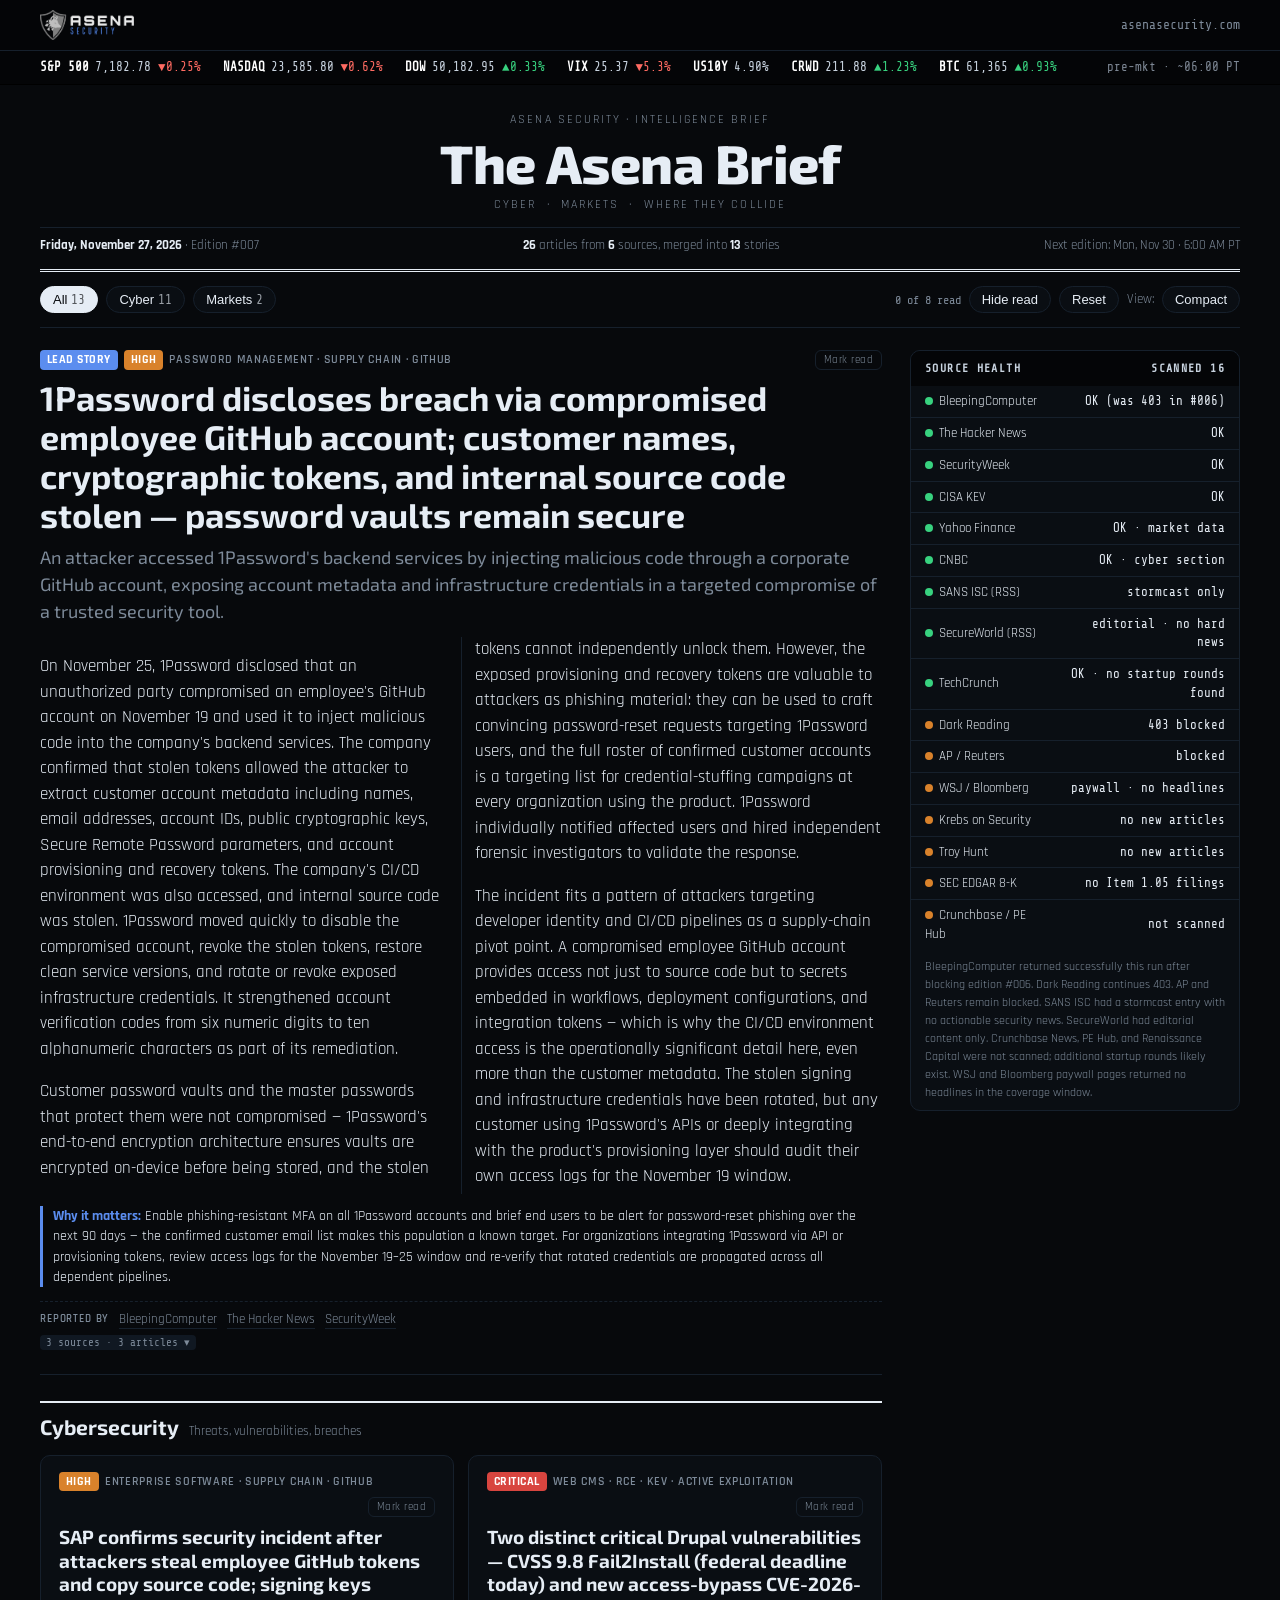
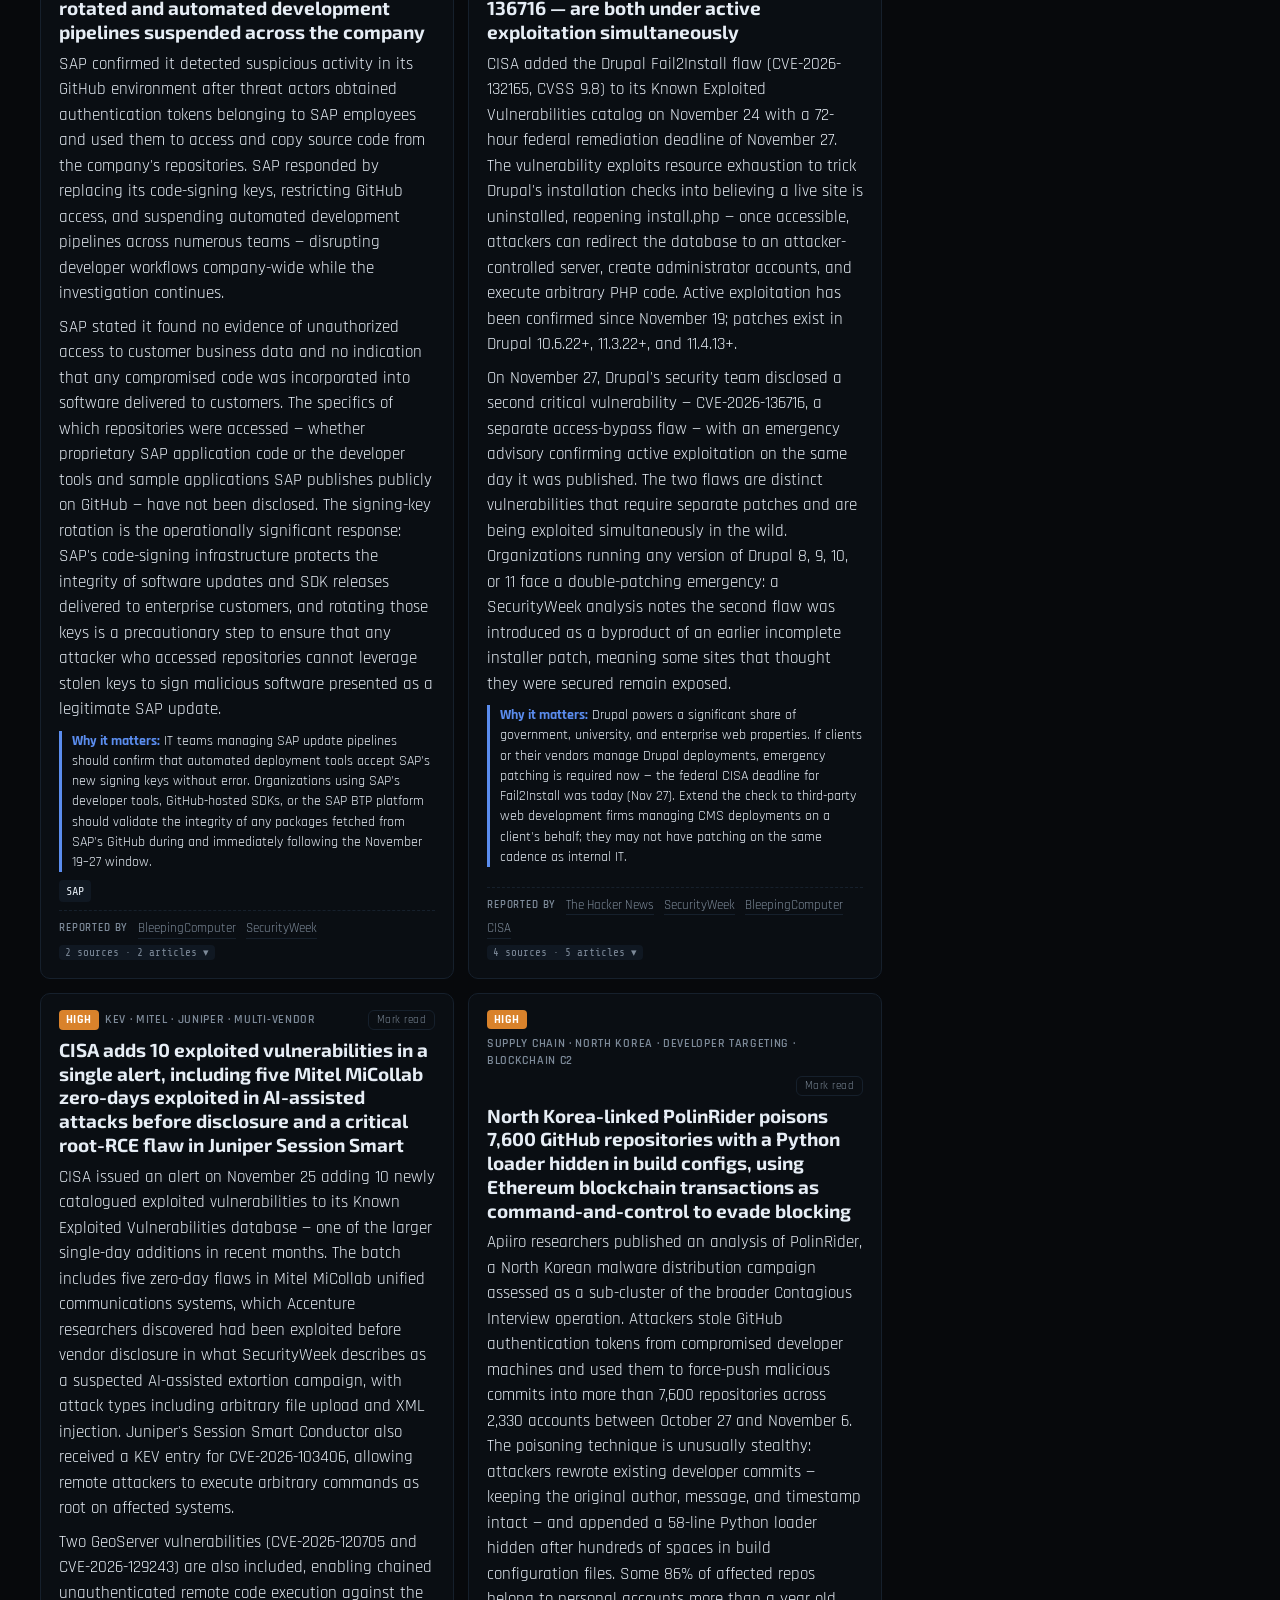
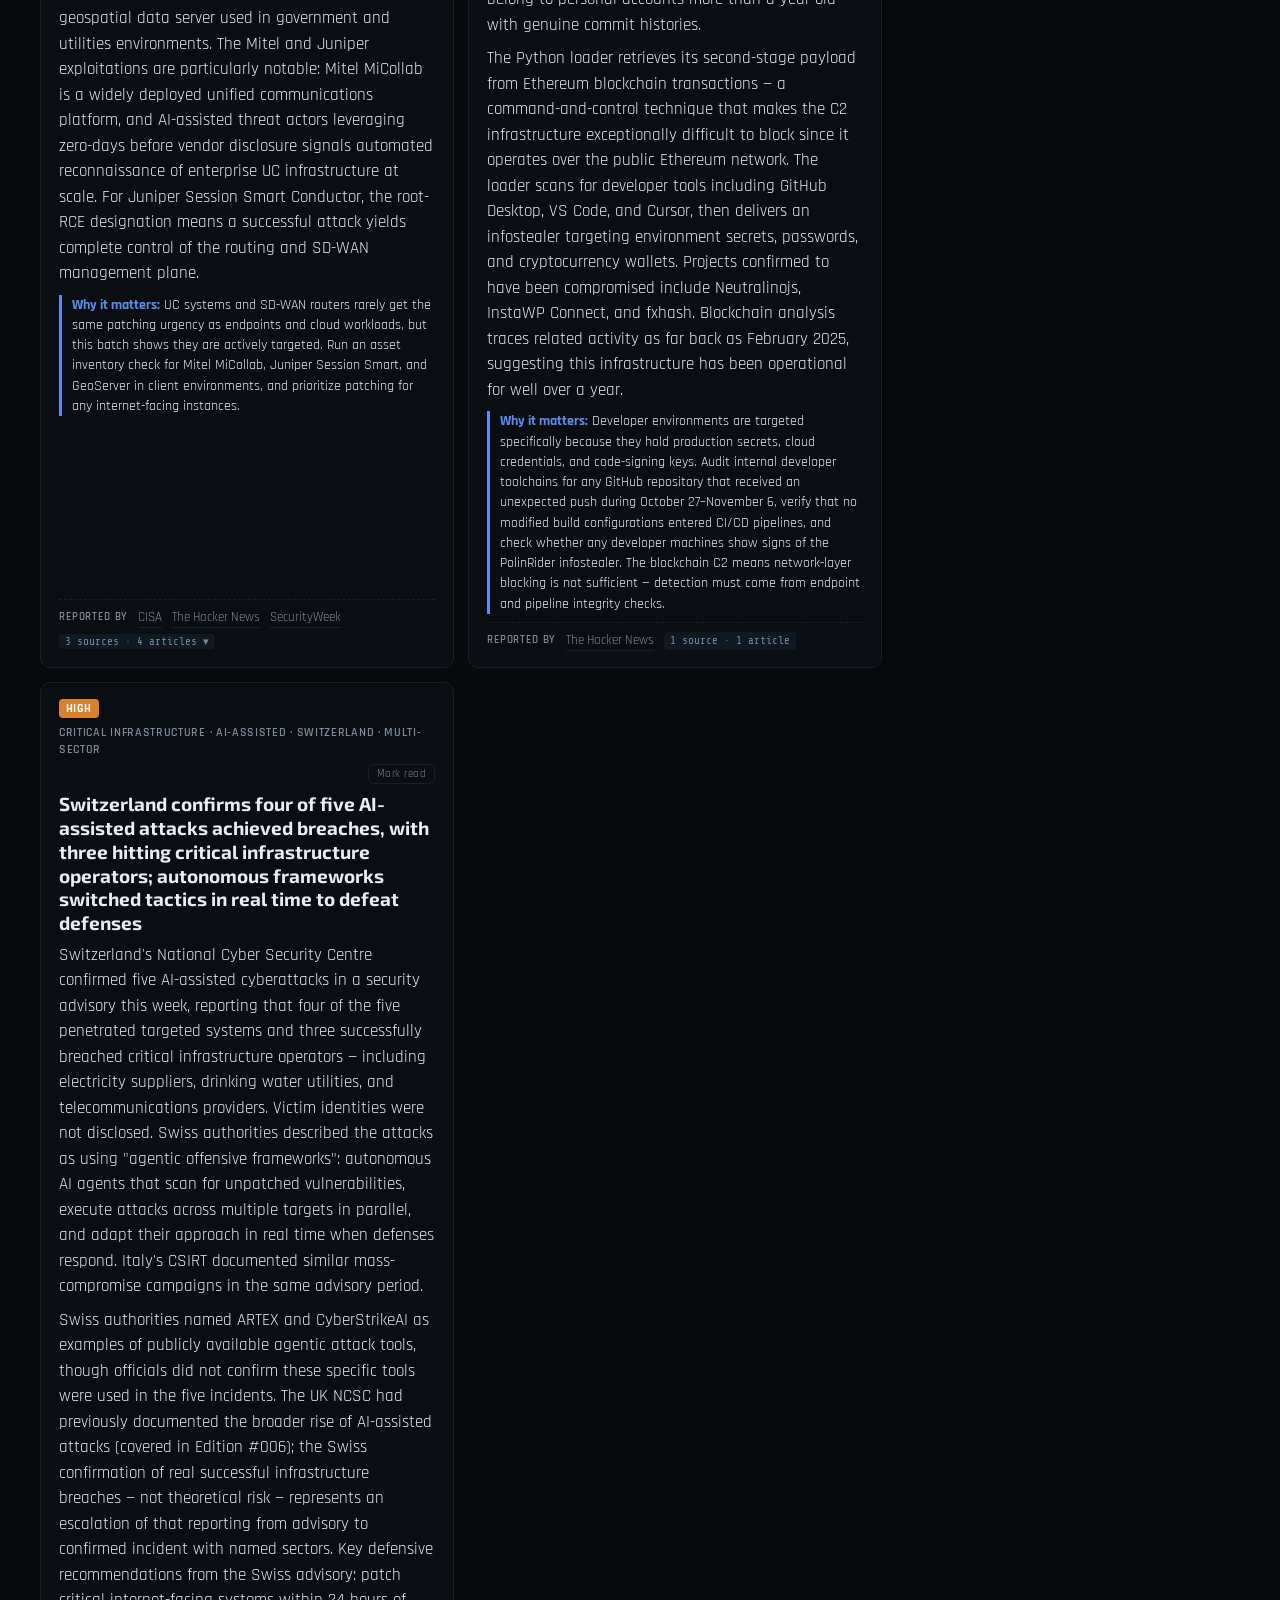
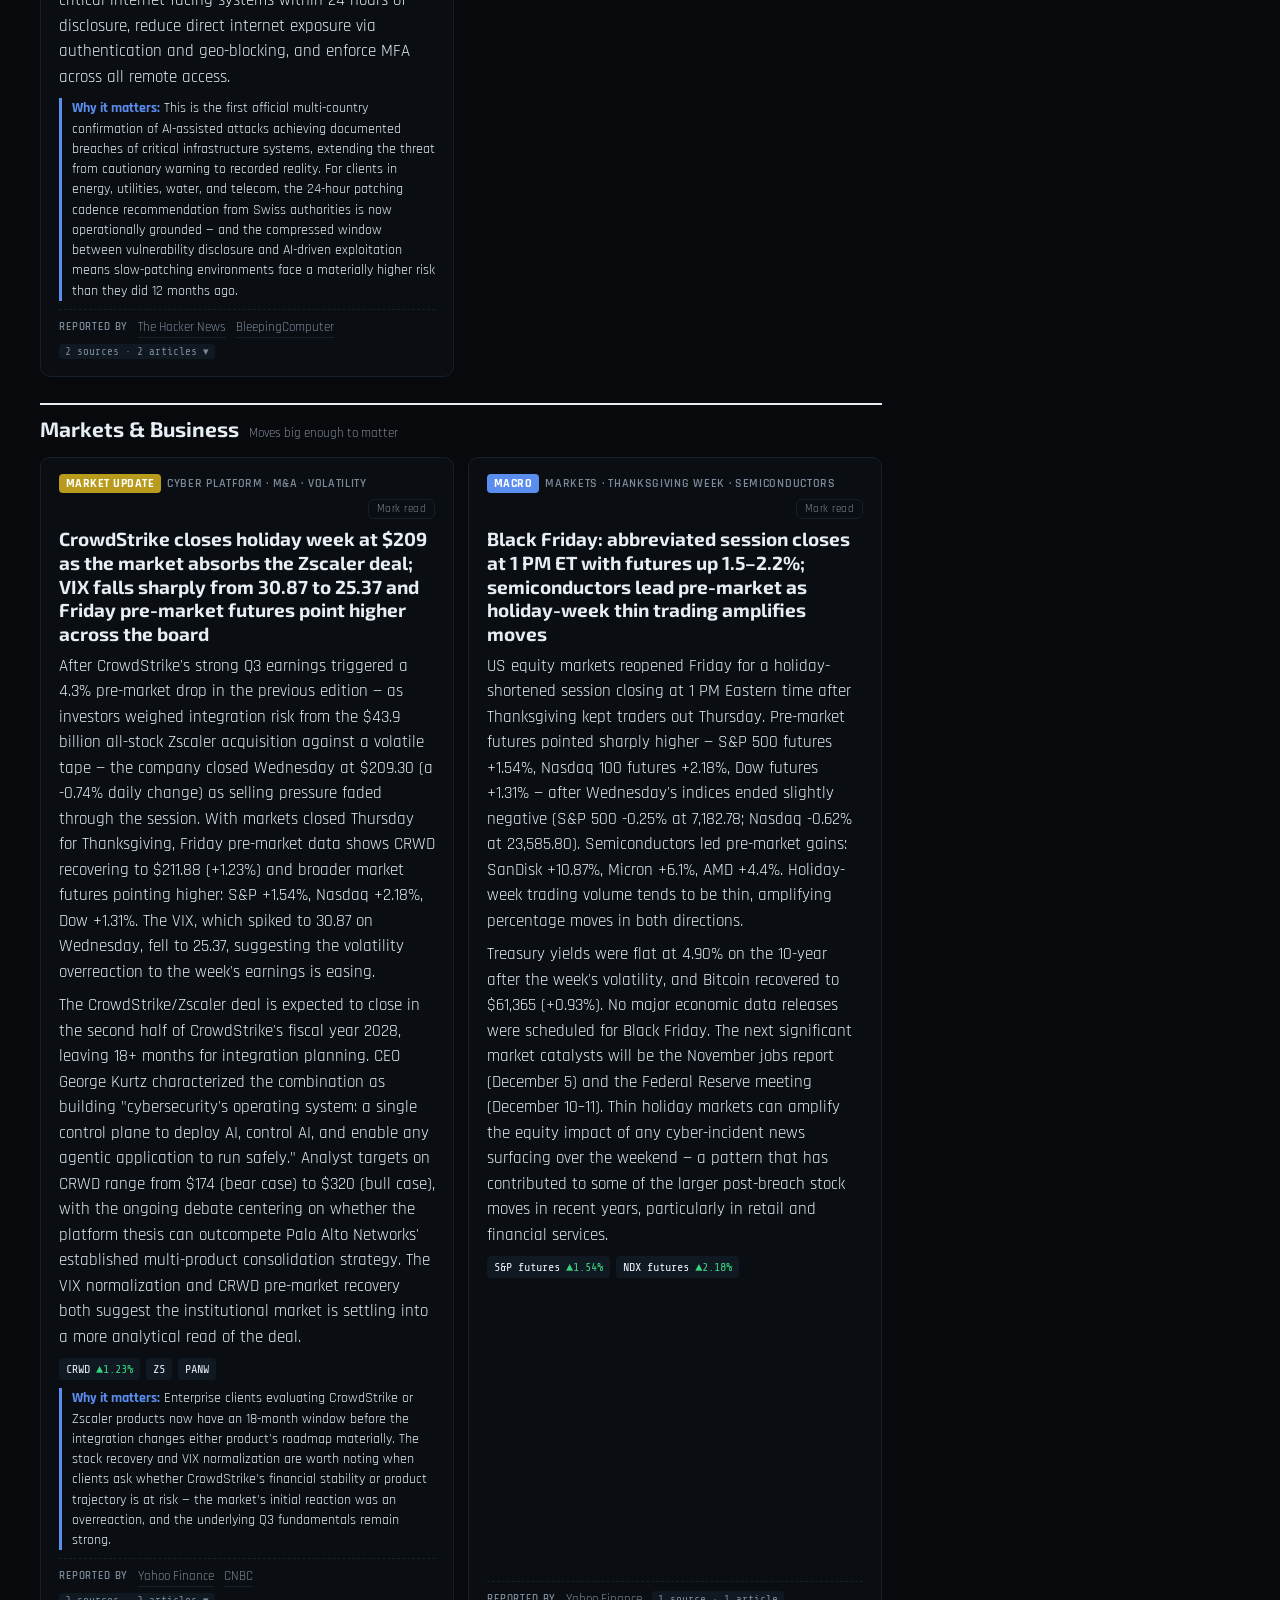
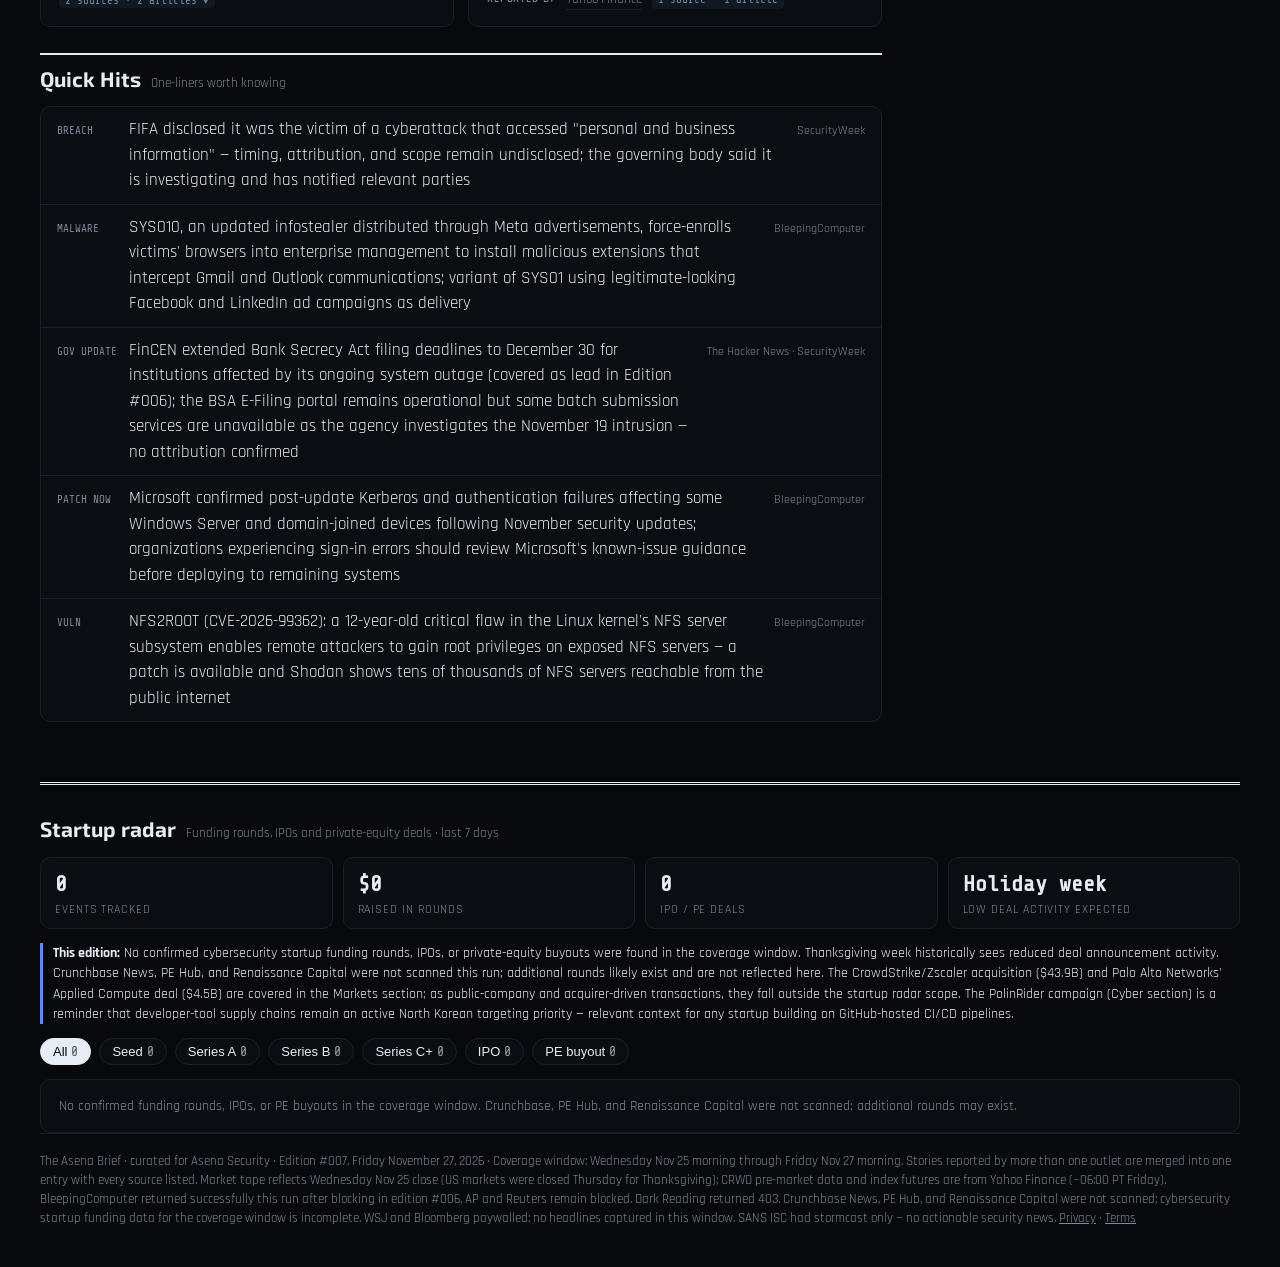
<file: brief/index.html>
<!DOCTYPE html>
<html lang="en">
<head>
<meta charset="utf-8">
<meta name="viewport" content="width=device-width, initial-scale=1">
<meta name="robots" content="noindex, nofollow">
<link rel="preconnect" href="https://fonts.googleapis.com">
<link rel="preconnect" href="https://fonts.gstatic.com" crossorigin>
<link href="https://fonts.googleapis.com/css2?family=Exo+2:wght@500;700;800&family=Rajdhani:wght@400;500;600;700&family=Share+Tech+Mono&display=swap" rel="stylesheet">
<title>The Asena Brief | Asena Security</title>
<style>
  :root{
    --paper:#07090c; --card:#0a0e13; --ink:#e6edf5; --muted:#7d8a99; --rule:#16202c;
    --term:#040507; --term-ink:#c9d4e0; --up:#38d27f; --down:#ff6b62;
    --crit:#d8453f; --high:#d9822b; --med:#b89a1d; --info:#5b8def;
    --x:#5b8def; --x-soft:#0d1626; --chip:#101822;
    --serif:'Exo 2',system-ui,sans-serif;
    --sans:'Rajdhani',system-ui,sans-serif;
    --mono:'Share Tech Mono',ui-monospace,Menlo,monospace;
  }
  *{box-sizing:border-box}
  .topbar{background:var(--term);border-bottom:1px solid var(--rule)}
  .topbar .wrap{display:flex;align-items:center;justify-content:space-between;padding-top:10px;padding-bottom:10px}
  .topbar img{height:30px;display:block}
  .topbar a.back{font-family:var(--mono);font-size:13px;color:var(--muted);text-decoration:none}
  .topbar a.back:hover{color:var(--ink)}
  body{margin:0;background:var(--paper);color:var(--ink);font-family:var(--sans);font-size:17px;line-height:1.5}
  a{color:inherit}
  .wrap{max-width:1240px;margin:0 auto;padding:0 20px}

  /* ---------- market tape (terminal) ---------- */
  .tape{background:var(--term);color:var(--term-ink);font-family:var(--mono);font-size:12.5px;border-bottom:1px solid #000}
  .tape .wrap{display:flex;gap:22px;overflow-x:auto;white-space:nowrap;padding-top:7px;padding-bottom:7px}
  .tape b{color:#fff;font-weight:600;margin-right:6px}
  .up{color:var(--up)} .down{color:var(--down)}
  .tape .up{color:#38d27f} .tape .down{color:#ff6b62}
  .tape .stamp{margin-left:auto;color:#7d8794}

  .sample{background:#2a2410;color:#e8c96a;font-size:14px;text-align:center;padding:6px 12px;border-bottom:1px solid #4a3d16}

  /* ---------- masthead (editorial) ---------- */
  header.mast{border-bottom:3px double var(--ink);padding:26px 0 14px;text-align:center}
  .kicker{font-size:11.5px;letter-spacing:.18em;text-transform:uppercase;color:var(--muted)}
  h1.title{font-family:var(--serif);font-size:54px;line-height:1;margin:8px 0 6px;font-weight:800;letter-spacing:-.01em}
  .mastmeta{display:flex;justify-content:space-between;flex-wrap:wrap;gap:8px;font-size:12.5px;color:var(--muted);border-top:1px solid var(--rule);margin-top:14px;padding-top:8px}
  .mastmeta strong{color:var(--ink)}

  /* ---------- controls ---------- */
  .controls{display:flex;flex-wrap:wrap;gap:8px;align-items:center;padding:14px 0;border-bottom:1px solid var(--rule)}
  .fbtn{border:1px solid var(--rule);background:var(--card);color:var(--ink);padding:5px 12px;border-radius:999px;font-size:13px;cursor:pointer}
  .fbtn[aria-pressed="true"]{background:var(--ink);color:var(--paper);border-color:var(--ink)}
  .fbtn .n{font-family:var(--mono);opacity:.65;margin-left:4px}
  .spacer{flex:1}
  .density{font-size:12.5px;color:var(--muted)}

  /* ---------- layout ---------- */
  .grid{display:grid;grid-template-columns:minmax(0,1fr) 330px;gap:28px;padding:22px 0 50px}
  @media (max-width:960px){ .grid{grid-template-columns:1fr} }

  /* lead */
  .lead{border-bottom:1px solid var(--rule);padding-bottom:22px;margin-bottom:22px}
  .lead h2{font-family:var(--serif);font-size:34px;line-height:1.15;margin:8px 0 10px}
  .lead .dek{font-family:var(--serif);font-size:18px;color:var(--muted);margin:0 0 12px}
  .lead .body{columns:2;column-gap:28px;column-rule:1px solid var(--rule)}
  @media (max-width:700px){ .lead .body{columns:1} .lead h2{font-size:27px} h1.title{font-size:40px} }

  .sechead{display:flex;align-items:baseline;gap:10px;margin:26px 0 12px;border-top:2px solid var(--ink);padding-top:8px}
  .sechead h3{font-family:var(--serif);font-size:21px;margin:0}
  .sechead span{font-size:12.5px;color:var(--muted)}
  .sechead.x{border-color:var(--x)} .sechead.x h3{color:var(--x)}

  /* cards */
  .cards{display:grid;grid-template-columns:repeat(2,minmax(0,1fr));gap:14px}
  @media (max-width:700px){ .cards{grid-template-columns:1fr} }
  .card{background:var(--card);border:1px solid var(--rule);border-radius:10px;padding:16px 18px;display:flex;flex-direction:column;gap:8px}
  .card.x{background:var(--x-soft);border-color:color-mix(in srgb,var(--x) 35%,var(--rule))}
  .card h4{font-family:var(--serif);font-size:19px;line-height:1.25;margin:0}
  .card p{margin:0}
  .tags{display:flex;flex-wrap:wrap;gap:6px;align-items:center;font-size:11.5px;text-transform:uppercase;letter-spacing:.06em}
  .tag{font-weight:600;color:var(--muted)}
  .sev{color:#fff;padding:1px 7px;border-radius:4px;font-weight:700;letter-spacing:.04em}
  .sev.crit{background:var(--crit)} .sev.high{background:var(--high)} .sev.med{background:var(--med)} .sev.info{background:var(--info)}
  .sev.xb{background:var(--x)}
  .why{font-size:13.5px;border-left:3px solid var(--x);padding-left:10px;color:var(--ink)}
  .why b{color:var(--x)}
  .tickers{display:flex;flex-wrap:wrap;gap:6px}
  .tk{font-family:var(--mono);font-size:12px;background:var(--chip);padding:2px 7px;border-radius:4px}
  .srcs{margin-top:auto;padding-top:8px;border-top:1px dashed var(--rule);font-size:12.5px;color:var(--muted);display:flex;flex-wrap:wrap;gap:4px 10px;align-items:center}
  .srcs .lbl{font-weight:600;text-transform:uppercase;font-size:10.5px;letter-spacing:.08em}
  .srcs a{text-decoration:none;border-bottom:1px solid var(--rule)}
  .srcs a:hover{color:var(--ink);border-color:var(--ink)}
  .count{font-family:var(--mono);font-size:11px;background:var(--chip);border-radius:4px;padding:1px 6px}
  details.more summary{cursor:pointer;font-size:13px;color:var(--muted)}
  details.more ul{margin:6px 0 0;padding-left:18px;font-size:13.5px}

  /* quick hits */
  .hits{list-style:none;margin:0;padding:0;background:var(--card);border:1px solid var(--rule);border-radius:10px}
  .hits li{padding:10px 16px;border-bottom:1px solid var(--rule);display:flex;gap:10px;align-items:baseline}
  .hits li:last-child{border-bottom:0}
  .hits .k{font-family:var(--mono);font-size:11px;color:var(--muted);min-width:62px;text-transform:uppercase}
  .hits a{text-decoration:none} .hits a:hover{text-decoration:underline}
  .hits .s{margin-left:auto;font-size:12px;color:var(--muted);white-space:nowrap}

  /* sidebar (terminal-dense) */
  aside .panel{background:var(--card);border:1px solid var(--rule);border-radius:10px;margin-bottom:16px;overflow:hidden}
  aside .panel h5{margin:0;padding:9px 14px;font-size:11.5px;letter-spacing:.12em;text-transform:uppercase;background:var(--term);color:var(--term-ink);font-family:var(--mono);display:flex;justify-content:space-between}
  aside table{width:100%;border-collapse:collapse;font-size:12.5px}
  aside td,aside th{padding:6px 14px;border-bottom:1px solid var(--rule);text-align:left}
  aside th{font-size:10.5px;text-transform:uppercase;letter-spacing:.08em;color:var(--muted);font-weight:600}
  aside td.num{font-family:var(--mono);text-align:right}
  aside tr:last-child td{border-bottom:0}
  aside .note{font-size:12px;color:var(--muted);padding:8px 14px}
  .dot{display:inline-block;width:8px;height:8px;border-radius:50%;margin-right:6px}
  .ok{background:var(--up)} .warn{background:var(--high)}

  /* density: compact */
  body.compact .card{padding:11px 13px;gap:5px}
  body.compact .card h4{font-size:16px}
  body.compact .card p.sum{display:-webkit-box;-webkit-line-clamp:2;-webkit-box-orient:vertical;overflow:hidden;font-size:13.5px}
  body.compact .why{display:none}
  body.compact .extra{display:none}
  body.compact .cards{grid-template-columns:repeat(3,minmax(0,1fr))}
  @media (max-width:1100px){ body.compact .cards{grid-template-columns:repeat(2,minmax(0,1fr))} }
  @media (max-width:700px){ body.compact .cards{grid-template-columns:1fr} }

  /* collapse / read state */
  .cbtn{margin-left:auto;border:1px solid var(--rule);background:transparent;color:var(--muted);font-size:11px;letter-spacing:.04em;text-transform:none;border-radius:6px;padding:2px 8px;cursor:pointer;font-family:var(--sans)}
  .cbtn:hover{color:var(--ink);border-color:var(--ink)}
  .story.collapsed{opacity:.6}
  .story.collapsed > :not(.tags):not(h2):not(h4){display:none!important}
  .story.collapsed h2,.story.collapsed h4{font-size:15px;font-family:var(--sans);font-weight:600;cursor:pointer}
  .story.collapsed.card{padding:9px 14px;gap:4px}
  .story.collapsed.lead{padding-bottom:12px;margin-bottom:12px}
  .story.collapsed .sev{opacity:.7}
  body.hide-read .story.collapsed{display:none!important}
  .readcount{font-family:var(--mono);font-size:12px;color:var(--muted)}

  /* per-article lists */
  details.arts{width:100%}
  details.arts summary{cursor:pointer;list-style:none;display:inline-block}
  details.arts summary::-webkit-details-marker{display:none}
  details.arts summary .count::after{content:" ▾"}
  details.arts[open] summary .count::after{content:" ▴"}
  details.arts ol{margin:8px 0 2px;padding-left:20px;font-size:13px;color:var(--ink)}
  details.arts li{margin:3px 0}
  details.arts li a{border-bottom:1px solid var(--rule);text-decoration:none}
  details.arts li .o{color:var(--muted);font-size:11.5px;margin-left:4px}
  .srcs a sup{font-family:var(--mono);font-size:9.5px;margin-left:1px}

  /* startup radar */
  .radar{border-top:3px double var(--ink);margin-top:10px;padding-top:6px}
  .radar .sechead{border-top:0;margin-top:14px}
  .rstats{display:grid;grid-template-columns:repeat(auto-fit,minmax(150px,1fr));gap:10px;margin:0 0 14px}
  .rstat{background:var(--card);border:1px solid var(--rule);border-radius:10px;padding:10px 14px}
  .rstat .v{font-family:var(--mono);font-size:22px;font-weight:600}
  .rstat .l{font-size:11.5px;color:var(--muted);text-transform:uppercase;letter-spacing:.08em}
  .rtrend{font-size:13.5px;border-left:3px solid var(--info);padding-left:10px;margin:0 0 14px}
  .rlist{background:var(--card);border:1px solid var(--rule);border-radius:10px;overflow:hidden}
  .ritem{display:grid;grid-template-columns:104px minmax(0,1.5fr) 92px minmax(0,1.1fr) auto;gap:6px 14px;align-items:start;padding:12px 16px;border-bottom:1px solid var(--rule)}
  .ritem:last-child{border-bottom:0}
  .ritem h5{font-family:var(--serif);font-size:16.5px;margin:0 0 2px}
  .ritem p{margin:0;font-size:13.5px;color:var(--ink)}
  .ritem .amt{font-family:var(--mono);font-weight:600;font-size:14px;text-align:right}
  .ritem .amt small{display:block;font-weight:400;font-size:11px;color:var(--muted);font-family:var(--sans)}
  .ritem .inv{font-size:12.5px;color:var(--muted)}
  .ritem .inv b{color:var(--ink);font-weight:600}
  .ritem .rs{font-size:12px;color:var(--muted);text-align:right;white-space:nowrap}
  .ritem .rs a{text-decoration:none;border-bottom:1px solid var(--rule);margin-left:6px}
  .st{display:inline-block;color:#fff;font-size:11px;font-weight:700;letter-spacing:.05em;text-transform:uppercase;padding:2px 8px;border-radius:4px;text-align:center}
  .st.seed{background:#4c8f6b} .st.a{background:#3a6ea5} .st.b{background:#5a56b0} .st.c{background:#6b3fa0}
  .st.ipo{background:#b8731f} .st.pe{background:#8a3a3a}
  .dt{display:block;font-size:11.5px;color:var(--muted);margin-top:4px}
  @media (max-width:820px){ .ritem{grid-template-columns:1fr 1fr} .ritem .amt,.ritem .rs{text-align:left} }

  [hidden]{display:none!important}
  footer{border-top:1px solid var(--rule);padding:18px 0 40px;font-size:12.5px;color:var(--muted)}
</style>
</head>
<body>
<div class="topbar"><div class="wrap"><a href="/"><img src="/assets/asena-logo-horizontal.png" alt="Asena Security"></a><a class="back" href="/">asenasecurity.com</a></div></div>

<!-- MARKET TAPE -->
<div class="tape"><div class="wrap">
  <span><b>S&amp;P 500</b>7,182.78 <span class="down">▼0.25%</span></span>
  <span><b>NASDAQ</b>23,585.80 <span class="down">▼0.62%</span></span>
  <span><b>DOW</b>50,182.95 <span class="up">▲0.33%</span></span>
  <span><b>VIX</b>25.37 <span class="down">▼5.3%</span></span>
  <span><b>US10Y</b>4.90%</span>
  <span><b>CRWD</b>211.88 <span class="up">▲1.23%</span></span>
  <span><b>BTC</b>61,365 <span class="up">▲0.93%</span></span>
  <span class="stamp">pre-mkt · ~06:00 PT</span>
</div></div>

<div class="wrap">
  <!-- MASTHEAD -->
  <header class="mast">
    <div class="kicker">Asena Security · Intelligence Brief</div>
    <h1 class="title">The Asena Brief</h1>
    <div class="kicker">Cyber &nbsp;·&nbsp; Markets &nbsp;·&nbsp; Where they collide</div>
    <div class="mastmeta">
      <span><strong>Friday, November 27, 2026</strong> · Edition #007</span>
      <span><strong>26</strong> articles from <strong>6</strong> sources, merged into <strong>13</strong> stories</span>
      <span>Next edition: Mon, Nov 30 · 6:00 AM PT</span>
    </div>
  </header>

  <!-- CONTROLS -->
  <div class="controls" role="toolbar" aria-label="Filter stories">
    <button class="fbtn" data-f="all" aria-pressed="true">All<span class="n">13</span></button>
    <button class="fbtn" data-f="cyber" aria-pressed="false">Cyber<span class="n">11</span></button>
    <button class="fbtn" data-f="mkt" aria-pressed="false">Markets<span class="n">2</span></button>
    <span class="spacer"></span>
    <span class="readcount" id="readcount">0 read</span>
    <button class="fbtn" id="hideread" aria-pressed="false">Hide read</button>
    <button class="fbtn" id="resetread">Reset</button>
    <span class="density">View:</span>
    <button class="fbtn" id="dens" aria-pressed="false">Compact</button>
  </div>

  <div class="grid">
    <main>

      <!-- LEAD STORY -->
      <article class="lead story" data-cat="cyber">
        <div class="tags"><span class="sev xb">Lead story</span><span class="sev high">High</span><span class="tag">Password management · Supply chain · GitHub</span></div>
        <h2>1Password discloses breach via compromised employee GitHub account; customer names, cryptographic tokens, and internal source code stolen — password vaults remain secure</h2>
        <p class="dek">An attacker accessed 1Password's backend services by injecting malicious code through a corporate GitHub account, exposing account metadata and infrastructure credentials in a targeted compromise of a trusted security tool.</p>
        <div class="body">
          <p>On November 25, 1Password disclosed that an unauthorized party compromised an employee's GitHub account on November 19 and used it to inject malicious code into the company's backend services. The company confirmed that stolen tokens allowed the attacker to extract customer account metadata including names, email addresses, account IDs, public cryptographic keys, Secure Remote Password parameters, and account provisioning and recovery tokens. The company's CI/CD environment was also accessed, and internal source code was stolen. 1Password moved quickly to disable the compromised account, revoke the stolen tokens, restore clean service versions, and rotate or revoke exposed infrastructure credentials. It strengthened account verification codes from six numeric digits to ten alphanumeric characters as part of its remediation.</p>
          <p class="sum extra">Customer password vaults and the master passwords that protect them were not compromised — 1Password's end-to-end encryption architecture ensures vaults are encrypted on-device before being stored, and the stolen tokens cannot independently unlock them. However, the exposed provisioning and recovery tokens are valuable to attackers as phishing material: they can be used to craft convincing password-reset requests targeting 1Password users, and the full roster of confirmed customer accounts is a targeting list for credential-stuffing campaigns at every organization using the product. 1Password individually notified affected users and hired independent forensic investigators to validate the response.</p>
          <p>The incident fits a pattern of attackers targeting developer identity and CI/CD pipelines as a supply-chain pivot point. A compromised employee GitHub account provides access not just to source code but to secrets embedded in workflows, deployment configurations, and integration tokens — which is why the CI/CD environment access is the operationally significant detail here, even more than the customer metadata. The stolen signing and infrastructure credentials have been rotated, but any customer using 1Password's APIs or deeply integrating with the product's provisioning layer should audit their own access logs for the November 19 window.</p>
        </div>
        <p class="why" style="margin-top:12px"><b>Why it matters:</b> Enable phishing-resistant MFA on all 1Password accounts and brief end users to be alert for password-reset phishing over the next 90 days — the confirmed customer email list makes this population a known target. For organizations integrating 1Password via API or provisioning tokens, review access logs for the November 19–25 window and re-verify that rotated credentials are propagated across all dependent pipelines.</p>
        <div class="srcs"><span class="lbl">Reported by</span>
          <a href="https://www.bleepingcomputer.com/news/security/1password-customer-data-stolen-after-employee-github-account-breach/" target="_blank" rel="noopener">BleepingComputer</a>
          <a href="https://thehackernews.com/2026/11/1password-hacked-customer-data-and.html" target="_blank" rel="noopener">The Hacker News</a>
          <a href="https://www.securityweek.com/1password-breach-exposes-customer-data-internal-source-code/" target="_blank" rel="noopener">SecurityWeek</a>
          <details class="arts"><summary><span class="count">3 sources · 3 articles</span></summary>
            <ol>
              <li><a href="https://www.bleepingcomputer.com/news/security/1password-customer-data-stolen-after-employee-github-account-breach/" target="_blank" rel="noopener">1Password Customer Data Stolen After Employee GitHub Account Breach</a><span class="o">BleepingComputer · Nov 25</span></li>
              <li><a href="https://thehackernews.com/2026/11/1password-hacked-customer-data-and.html" target="_blank" rel="noopener">1Password Hacked, Customer Data and Source Code Stolen in GitHub Account Breach</a><span class="o">The Hacker News · Nov 26</span></li>
              <li><a href="https://www.securityweek.com/1password-breach-exposes-customer-data-internal-source-code/" target="_blank" rel="noopener">1Password Breach Exposes Customer Data, Internal Source Code</a><span class="o">SecurityWeek · Nov 26</span></li>
            </ol></details>
        </div>
      </article>

      <!-- CYBER -->
      <div class="sechead story-sec" data-sec="cyber"><h3>Cybersecurity</h3><span>Threats, vulnerabilities, breaches</span></div>
      <div class="cards">

        <article class="card story" data-cat="cyber">
          <div class="tags"><span class="sev high">High</span><span class="tag">Enterprise software · Supply chain · GitHub</span></div>
          <h4>SAP confirms security incident after attackers steal employee GitHub tokens and copy source code; signing keys rotated and automated development pipelines suspended across the company</h4>
          <p class="sum">SAP confirmed it detected suspicious activity in its GitHub environment after threat actors obtained authentication tokens belonging to SAP employees and used them to access and copy source code from the company's repositories. SAP responded by replacing its code-signing keys, restricting GitHub access, and suspending automated development pipelines across numerous teams — disrupting developer workflows company-wide while the investigation continues.</p>
          <p class="sum extra">SAP stated it found no evidence of unauthorized access to customer business data and no indication that any compromised code was incorporated into software delivered to customers. The specifics of which repositories were accessed — whether proprietary SAP application code or the developer tools and sample applications SAP publishes publicly on GitHub — have not been disclosed. The signing-key rotation is the operationally significant response: SAP's code-signing infrastructure protects the integrity of software updates and SDK releases delivered to enterprise customers, and rotating those keys is a precautionary step to ensure that any attacker who accessed repositories cannot leverage stolen keys to sign malicious software presented as a legitimate SAP update.</p>
          <p class="why"><b>Why it matters:</b> IT teams managing SAP update pipelines should confirm that automated deployment tools accept SAP's new signing keys without error. Organizations using SAP's developer tools, GitHub-hosted SDKs, or the SAP BTP platform should validate the integrity of any packages fetched from SAP's GitHub during and immediately following the November 19–27 window.</p>
          <div class="tickers"><span class="tk">SAP</span></div>
          <div class="srcs"><span class="lbl">Reported by</span>
            <a href="https://www.bleepingcomputer.com/news/security/sap-confirms-security-incident-after-suspicious-github-activity/" target="_blank" rel="noopener">BleepingComputer</a>
            <a href="https://www.securityweek.com/sap-confirms-cyberattack-source-code-reportedly-compromised/" target="_blank" rel="noopener">SecurityWeek</a>
            <details class="arts"><summary><span class="count">2 sources · 2 articles</span></summary>
              <ol>
                <li><a href="https://www.bleepingcomputer.com/news/security/sap-confirms-security-incident-after-suspicious-github-activity/" target="_blank" rel="noopener">SAP Confirms Security Incident After Suspicious GitHub Activity</a><span class="o">BleepingComputer · Nov 27</span></li>
                <li><a href="https://www.securityweek.com/sap-confirms-cyberattack-source-code-reportedly-compromised/" target="_blank" rel="noopener">SAP Confirms Cyberattack, Source Code Reportedly Compromised</a><span class="o">SecurityWeek · Nov 27</span></li>
              </ol></details>
          </div>
        </article>

        <article class="card story" data-cat="cyber">
          <div class="tags"><span class="sev crit">Critical</span><span class="tag">Web CMS · RCE · KEV · Active exploitation</span></div>
          <h4>Two distinct critical Drupal vulnerabilities — CVSS 9.8 Fail2Install (federal deadline today) and new access-bypass CVE-2026-136716 — are both under active exploitation simultaneously</h4>
          <p class="sum">CISA added the Drupal Fail2Install flaw (CVE-2026-132165, CVSS 9.8) to its Known Exploited Vulnerabilities catalog on November 24 with a 72-hour federal remediation deadline of November 27. The vulnerability exploits resource exhaustion to trick Drupal's installation checks into believing a live site is uninstalled, reopening install.php — once accessible, attackers can redirect the database to an attacker-controlled server, create administrator accounts, and execute arbitrary PHP code. Active exploitation has been confirmed since November 19; patches exist in Drupal 10.6.22+, 11.3.22+, and 11.4.13+.</p>
          <p class="sum extra">On November 27, Drupal's security team disclosed a second critical vulnerability — CVE-2026-136716, a separate access-bypass flaw — with an emergency advisory confirming active exploitation on the same day it was published. The two flaws are distinct vulnerabilities that require separate patches and are being exploited simultaneously in the wild. Organizations running any version of Drupal 8, 9, 10, or 11 face a double-patching emergency: a SecurityWeek analysis notes the second flaw was introduced as a byproduct of an earlier incomplete installer patch, meaning some sites that thought they were secured remain exposed.</p>
          <p class="why"><b>Why it matters:</b> Drupal powers a significant share of government, university, and enterprise web properties. If clients or their vendors manage Drupal deployments, emergency patching is required now — the federal CISA deadline for Fail2Install was today (Nov 27). Extend the check to third-party web development firms managing CMS deployments on a client's behalf; they may not have patching on the same cadence as internal IT.</p>
          <div class="srcs"><span class="lbl">Reported by</span>
            <a href="https://thehackernews.com/2026/11/drupal-fail2install-exploit-details.html" target="_blank" rel="noopener">The Hacker News</a>
            <a href="https://www.securityweek.com/drupal-installer-patch-left-a-gap-attackers-are-already-exploiting/" target="_blank" rel="noopener">SecurityWeek</a>
            <a href="https://www.bleepingcomputer.com/news/security/hackers-now-exploit-critical-drupal-rce-flaw-to-hijack-sites/" target="_blank" rel="noopener">BleepingComputer</a>
            <a href="https://www.cisa.gov/news-events/alerts/2026/11/25/cisa-adds-10-known-exploited-vulnerabilities-catalog" target="_blank" rel="noopener">CISA</a>
            <details class="arts"><summary><span class="count">4 sources · 5 articles</span></summary>
              <ol>
                <li><a href="https://thehackernews.com/2026/11/drupal-fail2install-exploit-details.html" target="_blank" rel="noopener">Drupal Fail2Install Exploit Details Emerge as Critical RCE Flaw Faces Active Exploitation</a><span class="o">The Hacker News · Nov 25</span></li>
                <li><a href="https://thehackernews.com/2026/11/drupal-warns-of-new-highly-critical.html" target="_blank" rel="noopener">Drupal Warns of New Highly Critical Site Takeover Vulnerability Under Active Exploitation</a><span class="o">The Hacker News · Nov 26</span></li>
                <li><a href="https://www.securityweek.com/drupal-installer-patch-left-a-gap-attackers-are-already-exploiting/" target="_blank" rel="noopener">Drupal Installer Patch Left a Gap Attackers Are Already Exploiting</a><span class="o">SecurityWeek · Nov 26</span></li>
                <li><a href="https://www.bleepingcomputer.com/news/security/hackers-now-exploit-critical-drupal-rce-flaw-to-hijack-sites/" target="_blank" rel="noopener">Hackers Now Exploit Critical Drupal RCE Flaw to Hijack Sites</a><span class="o">BleepingComputer · Nov 25</span></li>
                <li><a href="https://www.bleepingcomputer.com/news/security/drupal-warns-of-new-access-bypass-flaw-exploited-in-attacks/" target="_blank" rel="noopener">Drupal Warns of New Site Takeover Flaw Exploited in Attacks</a><span class="o">BleepingComputer · Nov 27</span></li>
              </ol></details>
          </div>
        </article>

        <article class="card story" data-cat="cyber">
          <div class="tags"><span class="sev high">High</span><span class="tag">KEV · Mitel · Juniper · Multi-vendor</span></div>
          <h4>CISA adds 10 exploited vulnerabilities in a single alert, including five Mitel MiCollab zero-days exploited in AI-assisted attacks before disclosure and a critical root-RCE flaw in Juniper Session Smart</h4>
          <p class="sum">CISA issued an alert on November 25 adding 10 newly catalogued exploited vulnerabilities to its Known Exploited Vulnerabilities database — one of the larger single-day additions in recent months. The batch includes five zero-day flaws in Mitel MiCollab unified communications systems, which Accenture researchers discovered had been exploited before vendor disclosure in what SecurityWeek describes as a suspected AI-assisted extortion campaign, with attack types including arbitrary file upload and XML injection. Juniper's Session Smart Conductor also received a KEV entry for CVE-2026-103406, allowing remote attackers to execute arbitrary commands as root on affected systems.</p>
          <p class="sum extra">Two GeoServer vulnerabilities (CVE-2026-120705 and CVE-2026-129243) are also included, enabling chained unauthenticated remote code execution against the geospatial data server used in government and utilities environments. The Mitel and Juniper exploitations are particularly notable: Mitel MiCollab is a widely deployed unified communications platform, and AI-assisted threat actors leveraging zero-days before vendor disclosure signals automated reconnaissance of enterprise UC infrastructure at scale. For Juniper Session Smart Conductor, the root-RCE designation means a successful attack yields complete control of the routing and SD-WAN management plane.</p>
          <p class="why"><b>Why it matters:</b> UC systems and SD-WAN routers rarely get the same patching urgency as endpoints and cloud workloads, but this batch shows they are actively targeted. Run an asset inventory check for Mitel MiCollab, Juniper Session Smart, and GeoServer in client environments, and prioritize patching for any internet-facing instances.</p>
          <div class="srcs"><span class="lbl">Reported by</span>
            <a href="https://www.cisa.gov/news-events/alerts/2026/11/25/cisa-adds-10-known-exploited-vulnerabilities-catalog" target="_blank" rel="noopener">CISA</a>
            <a href="https://thehackernews.com/2026/11/hackers-exploit-10-vulnerabilities.html" target="_blank" rel="noopener">The Hacker News</a>
            <a href="https://www.securityweek.com/critical-juniper-session-smart-conductor-flaw-exploited-in-attacks/" target="_blank" rel="noopener">SecurityWeek</a>
            <details class="arts"><summary><span class="count">3 sources · 4 articles</span></summary>
              <ol>
                <li><a href="https://www.cisa.gov/news-events/alerts/2026/11/25/cisa-adds-10-known-exploited-vulnerabilities-catalog" target="_blank" rel="noopener">CISA Adds 10 Known Exploited Vulnerabilities to Catalog</a><span class="o">CISA · Nov 25</span></li>
                <li><a href="https://thehackernews.com/2026/11/hackers-exploit-10-vulnerabilities.html" target="_blank" rel="noopener">Hackers Exploit 10 Vulnerabilities Across Mitel, Juniper, Vates, and Danfoss Products</a><span class="o">The Hacker News · Nov 26</span></li>
                <li><a href="https://www.securityweek.com/critical-juniper-session-smart-conductor-flaw-exploited-in-attacks/" target="_blank" rel="noopener">Critical Juniper Session Smart Conductor Flaw Exploited in Attacks</a><span class="o">SecurityWeek · Nov 26</span></li>
                <li><a href="https://www.securityweek.com/mitel-micollab-zero-days-exploited-in-suspected-ai-assisted-attacks/" target="_blank" rel="noopener">Mitel MiCollab Zero-Days Exploited in Suspected AI-Assisted Attacks</a><span class="o">SecurityWeek · Nov 26</span></li>
              </ol></details>
          </div>
        </article>

        <article class="card story" data-cat="cyber">
          <div class="tags"><span class="sev high">High</span><span class="tag">Supply chain · North Korea · Developer targeting · Blockchain C2</span></div>
          <h4>North Korea-linked PolinRider poisons 7,600 GitHub repositories with a Python loader hidden in build configs, using Ethereum blockchain transactions as command-and-control to evade blocking</h4>
          <p class="sum">Apiiro researchers published an analysis of PolinRider, a North Korean malware distribution campaign assessed as a sub-cluster of the broader Contagious Interview operation. Attackers stole GitHub authentication tokens from compromised developer machines and used them to force-push malicious commits into more than 7,600 repositories across 2,330 accounts between October 27 and November 6. The poisoning technique is unusually stealthy: attackers rewrote existing developer commits — keeping the original author, message, and timestamp intact — and appended a 58-line Python loader hidden after hundreds of spaces in build configuration files. Some 86% of affected repos belong to personal accounts more than a year old with genuine commit histories.</p>
          <p class="sum extra">The Python loader retrieves its second-stage payload from Ethereum blockchain transactions — a command-and-control technique that makes the C2 infrastructure exceptionally difficult to block since it operates over the public Ethereum network. The loader scans for developer tools including GitHub Desktop, VS Code, and Cursor, then delivers an infostealer targeting environment secrets, passwords, and cryptocurrency wallets. Projects confirmed to have been compromised include Neutralinojs, InstaWP Connect, and fxhash. Blockchain analysis traces related activity as far back as February 2025, suggesting this infrastructure has been operational for well over a year.</p>
          <p class="why"><b>Why it matters:</b> Developer environments are targeted specifically because they hold production secrets, cloud credentials, and code-signing keys. Audit internal developer toolchains for any GitHub repository that received an unexpected push during October 27–November 6, verify that no modified build configurations entered CI/CD pipelines, and check whether any developer machines show signs of the PolinRider infostealer. The blockchain C2 means network-layer blocking is not sufficient — detection must come from endpoint and pipeline integrity checks.</p>
          <div class="srcs"><span class="lbl">Reported by</span>
            <a href="https://thehackernews.com/2026/11/north-korea-linked-polinrider-poisons.html" target="_blank" rel="noopener">The Hacker News</a>
            <span class="count">1 source · 1 article</span>
          </div>
        </article>

        <article class="card story" data-cat="cyber">
          <div class="tags"><span class="sev high">High</span><span class="tag">Critical infrastructure · AI-assisted · Switzerland · Multi-sector</span></div>
          <h4>Switzerland confirms four of five AI-assisted attacks achieved breaches, with three hitting critical infrastructure operators; autonomous frameworks switched tactics in real time to defeat defenses</h4>
          <p class="sum">Switzerland's National Cyber Security Centre confirmed five AI-assisted cyberattacks in a security advisory this week, reporting that four of the five penetrated targeted systems and three successfully breached critical infrastructure operators — including electricity suppliers, drinking water utilities, and telecommunications providers. Victim identities were not disclosed. Swiss authorities described the attacks as using "agentic offensive frameworks": autonomous AI agents that scan for unpatched vulnerabilities, execute attacks across multiple targets in parallel, and adapt their approach in real time when defenses respond. Italy's CSIRT documented similar mass-compromise campaigns in the same advisory period.</p>
          <p class="sum extra">Swiss authorities named ARTEX and CyberStrikeAI as examples of publicly available agentic attack tools, though officials did not confirm these specific tools were used in the five incidents. The UK NCSC had previously documented the broader rise of AI-assisted attacks (covered in Edition #006); the Swiss confirmation of real successful infrastructure breaches — not theoretical risk — represents an escalation of that reporting from advisory to confirmed incident with named sectors. Key defensive recommendations from the Swiss advisory: patch critical internet-facing systems within 24 hours of disclosure, reduce direct internet exposure via authentication and geo-blocking, and enforce MFA across all remote access.</p>
          <p class="why"><b>Why it matters:</b> This is the first official multi-country confirmation of AI-assisted attacks achieving documented breaches of critical infrastructure systems, extending the threat from cautionary warning to recorded reality. For clients in energy, utilities, water, and telecom, the 24-hour patching cadence recommendation from Swiss authorities is now operationally grounded — and the compressed window between vulnerability disclosure and AI-driven exploitation means slow-patching environments face a materially higher risk than they did 12 months ago.</p>
          <div class="srcs"><span class="lbl">Reported by</span>
            <a href="https://thehackernews.com/2026/11/switzerland-confirms-ai-assisted.html" target="_blank" rel="noopener">The Hacker News</a>
            <a href="https://www.bleepingcomputer.com/news/security/italy-and-switzerland-warn-of-autonomous-ai-driven-cyberattacks/" target="_blank" rel="noopener">BleepingComputer</a>
            <details class="arts"><summary><span class="count">2 sources · 2 articles</span></summary>
              <ol>
                <li><a href="https://thehackernews.com/2026/11/switzerland-confirms-ai-assisted.html" target="_blank" rel="noopener">Switzerland Confirms AI-Assisted Cyberattacks Breached Critical Infrastructure Operators</a><span class="o">The Hacker News · Nov 26</span></li>
                <li><a href="https://www.bleepingcomputer.com/news/security/italy-and-switzerland-warn-of-autonomous-ai-driven-cyberattacks/" target="_blank" rel="noopener">Italy and Switzerland Warn of Autonomous AI-Driven Cyberattacks</a><span class="o">BleepingComputer · Nov 25</span></li>
              </ol></details>
          </div>
        </article>

      </div>

      <!-- MARKETS -->
      <div class="sechead story-sec" data-sec="mkt"><h3>Markets &amp; Business</h3><span>Moves big enough to matter</span></div>
      <div class="cards">

        <article class="card story" data-cat="mkt">
          <div class="tags"><span class="sev med">Market update</span><span class="tag">Cyber platform · M&amp;A · Volatility</span></div>
          <h4>CrowdStrike closes holiday week at $209 as the market absorbs the Zscaler deal; VIX falls sharply from 30.87 to 25.37 and Friday pre-market futures point higher across the board</h4>
          <p class="sum">After CrowdStrike's strong Q3 earnings triggered a 4.3% pre-market drop in the previous edition — as investors weighed integration risk from the $43.9 billion all-stock Zscaler acquisition against a volatile tape — the company closed Wednesday at $209.30 (a -0.74% daily change) as selling pressure faded through the session. With markets closed Thursday for Thanksgiving, Friday pre-market data shows CRWD recovering to $211.88 (+1.23%) and broader market futures pointing higher: S&P +1.54%, Nasdaq +2.18%, Dow +1.31%. The VIX, which spiked to 30.87 on Wednesday, fell to 25.37, suggesting the volatility overreaction to the week's earnings is easing.</p>
          <p class="sum extra">The CrowdStrike/Zscaler deal is expected to close in the second half of CrowdStrike's fiscal year 2028, leaving 18+ months for integration planning. CEO George Kurtz characterized the combination as building "cybersecurity's operating system: a single control plane to deploy AI, control AI, and enable any agentic application to run safely." Analyst targets on CRWD range from $174 (bear case) to $320 (bull case), with the ongoing debate centering on whether the platform thesis can outcompete Palo Alto Networks' established multi-product consolidation strategy. The VIX normalization and CRWD pre-market recovery both suggest the institutional market is settling into a more analytical read of the deal.</p>
          <div class="tickers"><span class="tk">CRWD <span class="up">▲1.23%</span></span><span class="tk">ZS</span><span class="tk">PANW</span></div>
          <p class="why"><b>Why it matters:</b> Enterprise clients evaluating CrowdStrike or Zscaler products now have an 18-month window before the integration changes either product's roadmap materially. The stock recovery and VIX normalization are worth noting when clients ask whether CrowdStrike's financial stability or product trajectory is at risk — the market's initial reaction was an overreaction, and the underlying Q3 fundamentals remain strong.</p>
          <div class="srcs"><span class="lbl">Reported by</span>
            <a href="https://finance.yahoo.com/quote/CRWD/" target="_blank" rel="noopener">Yahoo Finance</a>
            <a href="https://www.cnbc.com/2026/11/23/crowdstrike-zscaler-deal-ceo-george-kurtz.html" target="_blank" rel="noopener">CNBC</a>
            <details class="arts"><summary><span class="count">2 sources · 2 articles</span></summary>
              <ol>
                <li><a href="https://finance.yahoo.com/quote/CRWD/" target="_blank" rel="noopener">CrowdStrike (CRWD) Market Data and Pre-Market Trading</a><span class="o">Yahoo Finance · Nov 27</span></li>
                <li><a href="https://www.cnbc.com/2026/11/23/crowdstrike-zscaler-deal-ceo-george-kurtz.html" target="_blank" rel="noopener">CrowdStrike CEO Defends Zscaler Acquisition, Calls It a 'Winning Combination'</a><span class="o">CNBC · Nov 23</span></li>
              </ol></details>
          </div>
        </article>

        <article class="card story" data-cat="mkt">
          <div class="tags"><span class="sev info">Macro</span><span class="tag">Markets · Thanksgiving week · Semiconductors</span></div>
          <h4>Black Friday: abbreviated session closes at 1 PM ET with futures up 1.5–2.2%; semiconductors lead pre-market as holiday-week thin trading amplifies moves</h4>
          <p class="sum">US equity markets reopened Friday for a holiday-shortened session closing at 1 PM Eastern time after Thanksgiving kept traders out Thursday. Pre-market futures pointed sharply higher — S&P 500 futures +1.54%, Nasdaq 100 futures +2.18%, Dow futures +1.31% — after Wednesday's indices ended slightly negative (S&P 500 -0.25% at 7,182.78; Nasdaq -0.62% at 23,585.80). Semiconductors led pre-market gains: SanDisk +10.87%, Micron +6.1%, AMD +4.4%. Holiday-week trading volume tends to be thin, amplifying percentage moves in both directions.</p>
          <p class="sum extra">Treasury yields were flat at 4.90% on the 10-year after the week's volatility, and Bitcoin recovered to $61,365 (+0.93%). No major economic data releases were scheduled for Black Friday. The next significant market catalysts will be the November jobs report (December 5) and the Federal Reserve meeting (December 10–11). Thin holiday markets can amplify the equity impact of any cyber-incident news surfacing over the weekend — a pattern that has contributed to some of the larger post-breach stock moves in recent years, particularly in retail and financial services.</p>
          <div class="tickers"><span class="tk">S&amp;P futures <span class="up">▲1.54%</span></span><span class="tk">NDX futures <span class="up">▲2.18%</span></span></div>
          <div class="srcs"><span class="lbl">Reported by</span>
            <a href="https://finance.yahoo.com/markets/" target="_blank" rel="noopener">Yahoo Finance</a>
            <span class="count">1 source · 1 article</span>
          </div>
        </article>

      </div>

      <!-- QUICK HITS -->
      <div class="sechead story-sec" data-sec="hits"><h3>Quick Hits</h3><span>One-liners worth knowing</span></div>
      <ul class="hits">
        <li class="story" data-cat="cyber"><span class="k">Breach</span><a href="https://www.securityweek.com/fifa-says-it-has-been-victim-of-a-cyberattack-accessing-personal-and-business-information/" target="_blank" rel="noopener">FIFA disclosed it was the victim of a cyberattack that accessed "personal and business information" — timing, attribution, and scope remain undisclosed; the governing body said it is investigating and has notified relevant parties</a><span class="s">SecurityWeek</span></li>
        <li class="story" data-cat="cyber"><span class="k">Malware</span><a href="https://www.bleepingcomputer.com/news/security/sys010-malware-abuses-browser-management-to-spy-on-gmail-outlook/" target="_blank" rel="noopener">SYS010, an updated infostealer distributed through Meta advertisements, force-enrolls victims' browsers into enterprise management to install malicious extensions that intercept Gmail and Outlook communications; variant of SYS01 using legitimate-looking Facebook and LinkedIn ad campaigns as delivery</a><span class="s">BleepingComputer</span></li>
        <li class="story" data-cat="cyber"><span class="k">Gov update</span><a href="https://thehackernews.com/2026/11/us-treasurys-fincen-takes-some-systems.html" target="_blank" rel="noopener">FinCEN extended Bank Secrecy Act filing deadlines to December 30 for institutions affected by its ongoing system outage (covered as lead in Edition #006); the BSA E-Filing portal remains operational but some batch submission services are unavailable as the agency investigates the November 19 intrusion — no attribution confirmed</a><span class="s">The Hacker News · SecurityWeek</span></li>
        <li class="story" data-cat="cyber"><span class="k">Patch now</span><a href="https://www.bleepingcomputer.com/news/microsoft/microsoft-confirms-authentication-issues-after-november-updates/" target="_blank" rel="noopener">Microsoft confirmed post-update Kerberos and authentication failures affecting some Windows Server and domain-joined devices following November security updates; organizations experiencing sign-in errors should review Microsoft's known-issue guidance before deploying to remaining systems</a><span class="s">BleepingComputer</span></li>
        <li class="story" data-cat="cyber"><span class="k">Vuln</span><a href="https://www.bleepingcomputer.com/news/security/new-nfs2root-linux-flaw-can-let-attackers-gain-root-privileges/" target="_blank" rel="noopener">NFS2ROOT (CVE-2026-99362): a 12-year-old critical flaw in the Linux kernel's NFS server subsystem enables remote attackers to gain root privileges on exposed NFS servers — a patch is available and Shodan shows tens of thousands of NFS servers reachable from the public internet</a><span class="s">BleepingComputer</span></li>
      </ul>
    </main>

    <!-- SIDEBAR -->
    <aside>
      <div class="panel">
        <h5><span>Source Health</span><span>scanned 16</span></h5>
        <table>
          <tr><td><span class="dot ok"></span>BleepingComputer</td><td class="num">OK (was 403 in #006)</td></tr>
          <tr><td><span class="dot ok"></span>The Hacker News</td><td class="num">OK</td></tr>
          <tr><td><span class="dot ok"></span>SecurityWeek</td><td class="num">OK</td></tr>
          <tr><td><span class="dot ok"></span>CISA KEV</td><td class="num">OK</td></tr>
          <tr><td><span class="dot ok"></span>Yahoo Finance</td><td class="num">OK · market data</td></tr>
          <tr><td><span class="dot ok"></span>CNBC</td><td class="num">OK · cyber section</td></tr>
          <tr><td><span class="dot ok"></span>SANS ISC (RSS)</td><td class="num">stormcast only</td></tr>
          <tr><td><span class="dot ok"></span>SecureWorld (RSS)</td><td class="num">editorial · no hard news</td></tr>
          <tr><td><span class="dot ok"></span>TechCrunch</td><td class="num">OK · no startup rounds found</td></tr>
          <tr><td><span class="dot warn"></span>Dark Reading</td><td class="num">403 blocked</td></tr>
          <tr><td><span class="dot warn"></span>AP / Reuters</td><td class="num">blocked</td></tr>
          <tr><td><span class="dot warn"></span>WSJ / Bloomberg</td><td class="num">paywall · no headlines</td></tr>
          <tr><td><span class="dot warn"></span>Krebs on Security</td><td class="num">no new articles</td></tr>
          <tr><td><span class="dot warn"></span>Troy Hunt</td><td class="num">no new articles</td></tr>
          <tr><td><span class="dot warn"></span>SEC EDGAR 8-K</td><td class="num">no Item 1.05 filings</td></tr>
          <tr><td><span class="dot warn"></span>Crunchbase / PE Hub</td><td class="num">not scanned</td></tr>
        </table>
        <div class="note">BleepingComputer returned successfully this run after blocking edition #006. Dark Reading continues 403. AP and Reuters remain blocked. SANS ISC had a stormcast entry with no actionable security news. SecureWorld had editorial content only. Crunchbase News, PE Hub, and Renaissance Capital were not scanned; additional startup rounds likely exist. WSJ and Bloomberg paywall pages returned no headlines in the coverage window.</div>
      </div>
    </aside>
  </div>

  <section class="radar" id="radar" aria-label="Cybersecurity startup radar">
    <div class="sechead"><h3>Startup radar</h3><span>Funding rounds, IPOs and private-equity deals · last 7 days</span></div>
    <div class="rstats">
      <div class="rstat"><div class="v">0</div><div class="l">Events tracked</div></div>
      <div class="rstat"><div class="v">$0</div><div class="l">Raised in rounds</div></div>
      <div class="rstat"><div class="v">0</div><div class="l">IPO / PE deals</div></div>
      <div class="rstat"><div class="v">Holiday week</div><div class="l">Low deal activity expected</div></div>
    </div>
    <p class="rtrend"><b>This edition:</b> No confirmed cybersecurity startup funding rounds, IPOs, or private-equity buyouts were found in the coverage window. Thanksgiving week historically sees reduced deal announcement activity. Crunchbase News, PE Hub, and Renaissance Capital were not scanned this run; additional rounds likely exist and are not reflected here. The CrowdStrike/Zscaler acquisition ($43.9B) and Palo Alto Networks' Applied Compute deal ($4.5B) are covered in the Markets section; as public-company and acquirer-driven transactions, they fall outside the startup radar scope. The PolinRider campaign (Cyber section) is a reminder that developer-tool supply chains remain an active North Korean targeting priority — relevant context for any startup building on GitHub-hosted CI/CD pipelines.</p>
    <div class="controls" role="toolbar" aria-label="Filter startup events" style="border-bottom:0;padding-top:0">
      <button class="fbtn rf" data-r="all" aria-pressed="true">All<span class="n">0</span></button>
      <button class="fbtn rf" data-r="seed" aria-pressed="false">Seed<span class="n">0</span></button>
      <button class="fbtn rf" data-r="a" aria-pressed="false">Series A<span class="n">0</span></button>
      <button class="fbtn rf" data-r="b" aria-pressed="false">Series B<span class="n">0</span></button>
      <button class="fbtn rf" data-r="c" aria-pressed="false">Series C+<span class="n">0</span></button>
      <button class="fbtn rf" data-r="ipo" aria-pressed="false">IPO<span class="n">0</span></button>
      <button class="fbtn rf" data-r="pe" aria-pressed="false">PE buyout<span class="n">0</span></button>
    </div>
    <div class="rlist">
      <div style="padding:16px 18px;font-size:13.5px;color:var(--muted)">No confirmed funding rounds, IPOs, or PE buyouts in the coverage window. Crunchbase, PE Hub, and Renaissance Capital were not scanned; additional rounds may exist.</div>
    </div>
  </section>

  <footer>
    The Asena Brief · curated for Asena Security · Edition #007, Friday November 27, 2026 · Coverage window: Wednesday Nov 25 morning through Friday Nov 27 morning. Stories reported by more than one outlet are merged into one entry with every source listed. Market tape reflects Wednesday Nov 25 close (US markets were closed Thursday for Thanksgiving); CRWD pre-market data and index futures are from Yahoo Finance (~06:00 PT Friday). BleepingComputer returned successfully this run after blocking in edition #006. AP and Reuters remain blocked. Dark Reading returned 403. Crunchbase News, PE Hub, and Renaissance Capital were not scanned; cybersecurity startup funding data for the coverage window is incomplete. WSJ and Bloomberg paywalled; no headlines captured in this window. SANS ISC had stormcast only — no actionable security news. <a href="/privacy.html">Privacy</a> · <a href="/terms.html">Terms</a>
  </footer>
</div>

<script>
  const btns = document.querySelectorAll('.fbtn[data-f]');
  btns.forEach(b => b.addEventListener('click', () => {
    btns.forEach(x => x.setAttribute('aria-pressed', x === b));
    const f = b.dataset.f;
    document.querySelectorAll('.story').forEach(s => s.hidden = !(f === 'all' || s.dataset.cat === f));
    document.querySelectorAll('.story-sec').forEach(h => {
      const sec = h.dataset.sec;
      h.hidden = !(f === 'all' || sec === f || sec === 'hits');
    });
  }));
  const dens = document.getElementById('dens');
  function setDensity(c){ document.body.classList.toggle('compact', c); dens.setAttribute('aria-pressed', c); }
  try { setDensity(localStorage.getItem('asenaDensity') === 'compact'); } catch(e) {}
  dens.addEventListener('click', () => {
    const c = !document.body.classList.contains('compact'); setDensity(c);
    try { localStorage.setItem('asenaDensity', c ? 'compact' : 'comfortable'); } catch(e) {}
  });

  /* ---- collapse / read state, saved per edition ---- */
  const EDITION = '2026-11-27';
  const KEY = 'asenaRead:' + EDITION;
  const hash = t => { let h=0; for (const c of t) h=(h*31 + c.charCodeAt(0))|0; return 'h'+(h>>>0).toString(36); };
  let read = new Set();
  try { read = new Set(JSON.parse(localStorage.getItem(KEY) || '[]')); } catch(e) {}
  const save = () => { try { localStorage.setItem(KEY, JSON.stringify([...read])); } catch(e) {} };
  const stories = [...document.querySelectorAll('article.story')];
  const rc = document.getElementById('readcount');
  const updateCount = () => rc.textContent = read.size + ' of ' + stories.length + ' read';

  stories.forEach(card => {
    const head = card.querySelector('h2,h4');
    const id = card.dataset.id || hash(head.textContent.trim());
    const btn = document.createElement('button');
    btn.className = 'cbtn';
    const paint = () => {
      const c = read.has(id);
      card.classList.toggle('collapsed', c);
      btn.textContent = c ? 'Expand' : 'Mark read';
      btn.setAttribute('aria-expanded', !c);
    };
    const toggle = () => { read.has(id) ? read.delete(id) : read.add(id); save(); paint(); updateCount(); };
    btn.addEventListener('click', toggle);
    head.addEventListener('click', () => { if (card.classList.contains('collapsed')) toggle(); });
    card.querySelector('.tags').appendChild(btn);
    card._paint = paint; card._id = id;
    paint();
  });
  updateCount();

  const hr = document.getElementById('hideread');
  hr.addEventListener('click', () => {
    const on = !document.body.classList.contains('hide-read');
    document.body.classList.toggle('hide-read', on); hr.setAttribute('aria-pressed', on);
  });
  document.getElementById('resetread').addEventListener('click', () => {
    read.clear(); save(); stories.forEach(c => c._paint()); updateCount();
  });

  // Clean up read-state from editions older than 7 days
  try { Object.keys(localStorage).filter(k => k.startsWith('asenaRead:') && k < 'asenaRead:' + new Date(Date.now()-7*864e5).toISOString().slice(0,10)).forEach(k => localStorage.removeItem(k)); } catch(e) {}

  /* ---- startup radar filter ---- */
  const rf=document.querySelectorAll('.rf');
  rf.forEach(b=>b.addEventListener('click',()=>{
    rf.forEach(x=>x.setAttribute('aria-pressed',x===b));
    const f=b.dataset.r;
    document.querySelectorAll('.ritem').forEach(r=>r.hidden=!(f==='all'||r.dataset.sf===f));
  }));
</script>
</body>
</html>
</file>
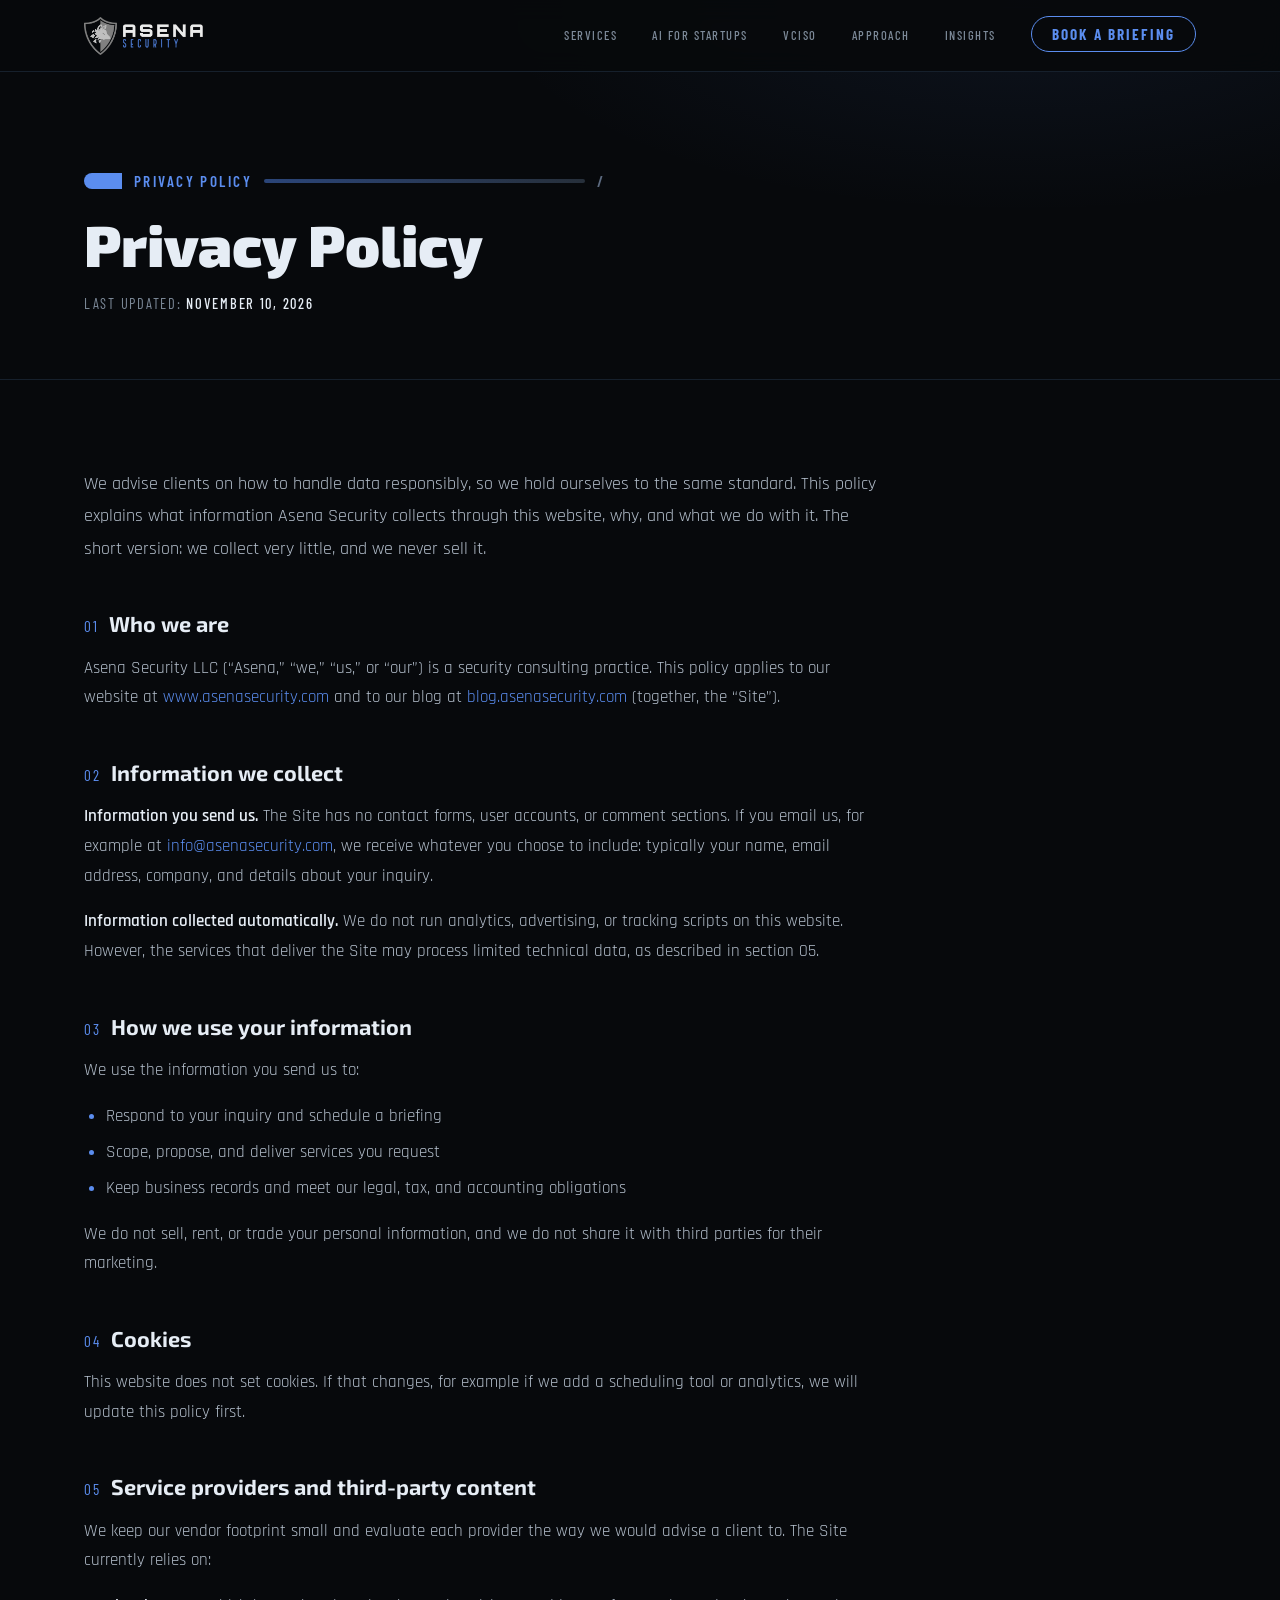
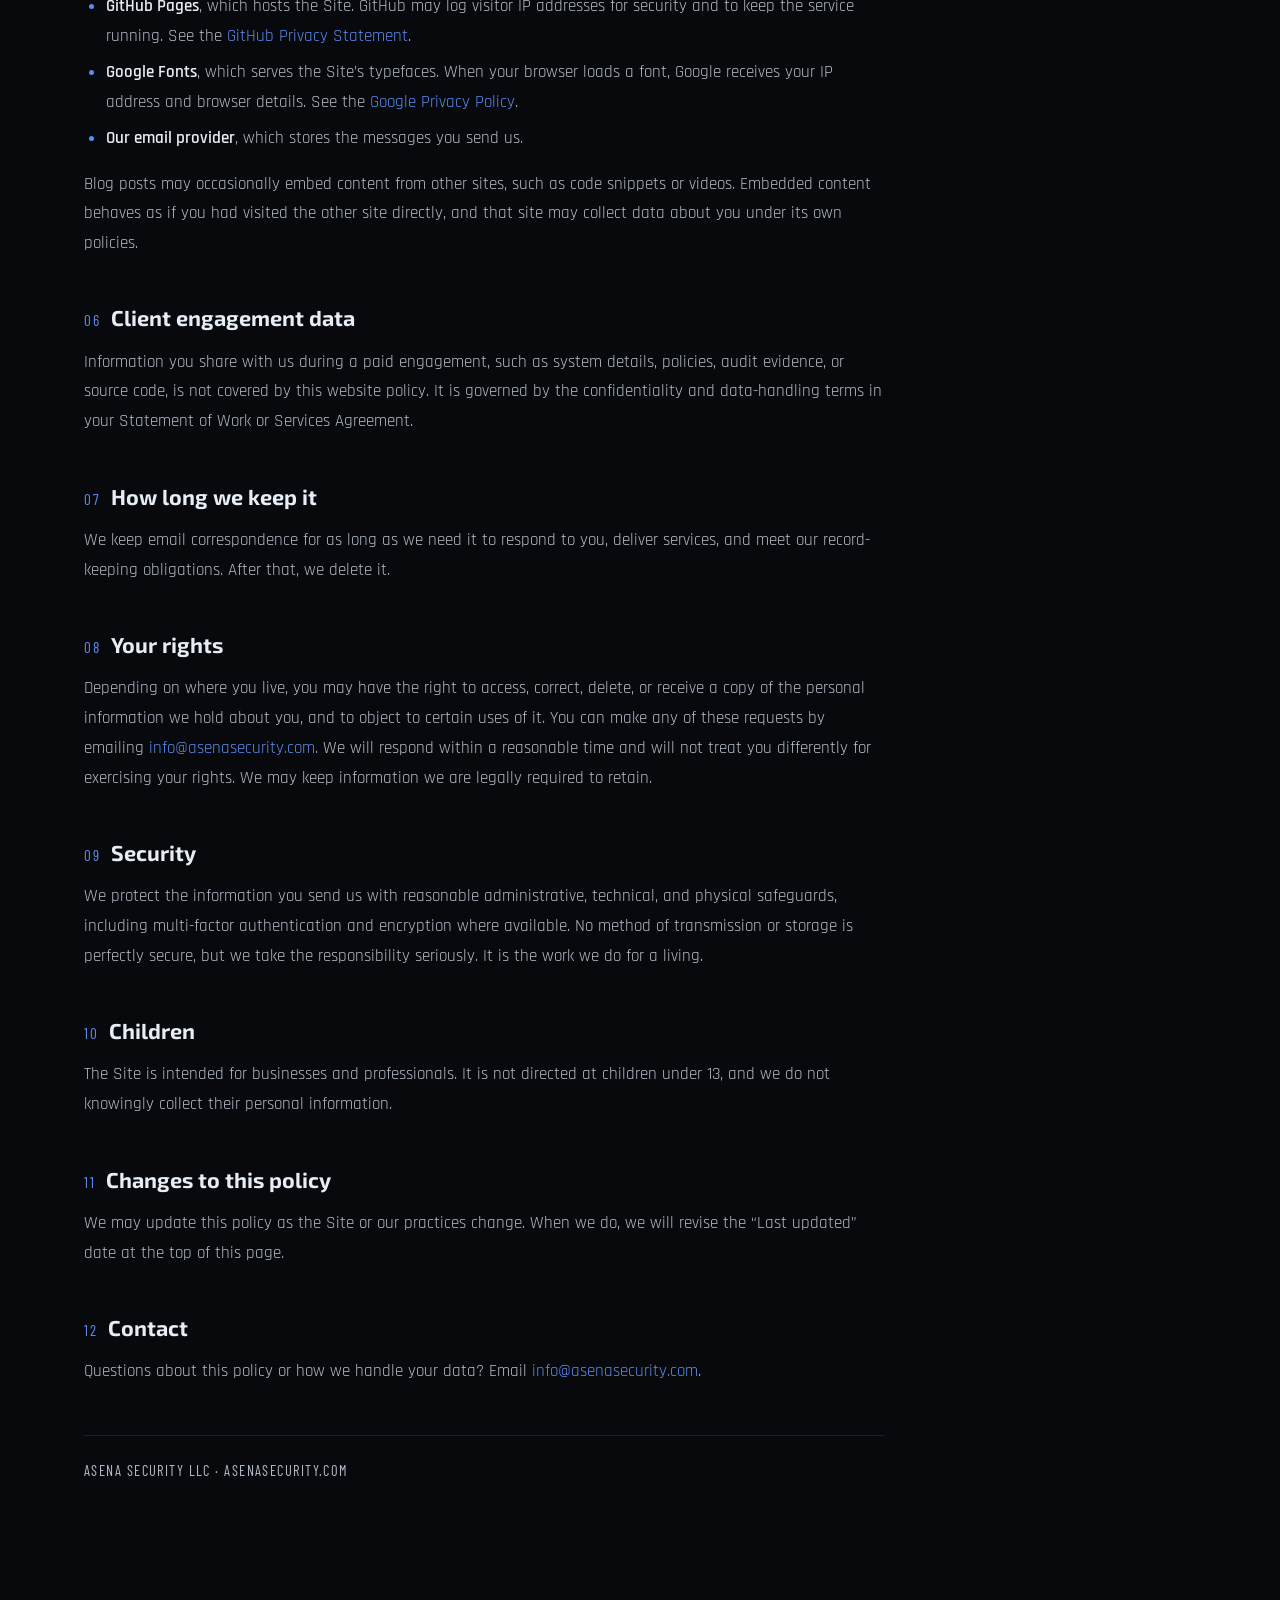
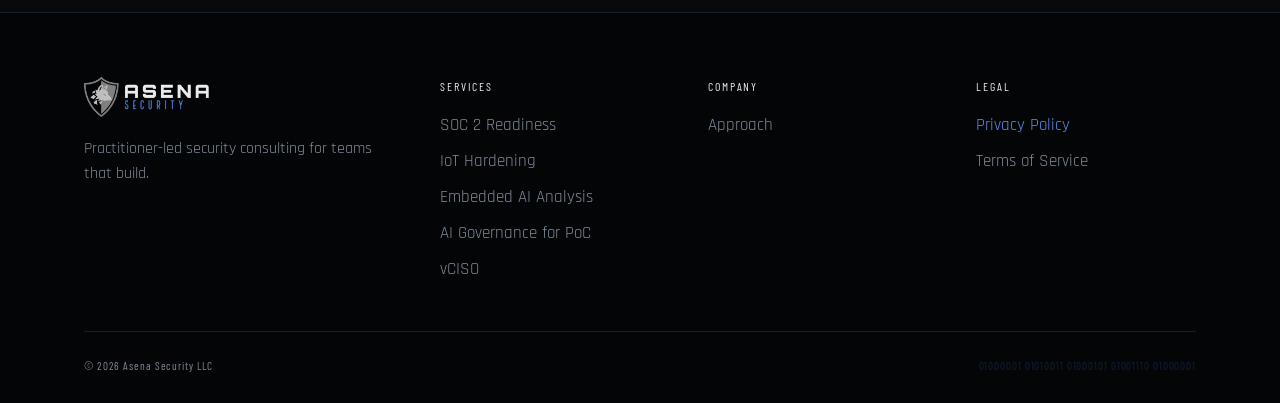
<file: privacy.html>
<!doctype html>
<html lang="en">
<head>
  <meta charset="utf-8">
  <meta name="viewport" content="width=device-width, initial-scale=1">
  <title>Privacy Policy — Asena Security</title>
  <meta name="description" content="How Asena Security collects, uses, and protects information.">
  <link rel="icon" href="/assets/asena-shield.png">
  <link rel="preconnect" href="https://fonts.googleapis.com">
  <link rel="preconnect" href="https://fonts.gstatic.com" crossorigin>
  <link href="https://fonts.googleapis.com/css2?family=Exo+2:wght@500;700;800;900&family=Rajdhani:wght@400;500;600;700&family=Barlow+Condensed:wght@400;500;600;700&display=swap" rel="stylesheet">
  <link rel="stylesheet" href="/assets/legal.css">
</head>
<body>

<nav id="nav">
  <div class="wrap">
    <a class="nav-logo" href="/"><img src="/assets/asena-logo-horizontal.png" alt="Asena Security"></a>
    <ul class="nav-links" id="navLinks">
      <li><a href="/#services">Services</a></li>
      <li><a href="/#ai-governance">AI for Startups</a></li>
      <li><a href="/#vciso">vCISO</a></li>
      <li><a href="/#approach">Approach</a></li>
      <li><a href="https://blog.asenasecurity.com">Insights</a></li>
      <li><a class="nav-cta" href="/#contact">Book a Briefing</a></li>
    </ul>
    <button class="nav-toggle" id="navToggle" aria-label="Open menu" aria-expanded="false">☰</button>
  </div>
</nav>

<section class="legal-hero">
  <div class="wrap">
    <div class="label"><span class="cap"></span><span class="txt">Privacy Policy</span><span class="rule"></span><span class="slashes">/</span></div>
    <h1 class="legal-title">Privacy Policy</h1>
    <p class="legal-meta">Last updated: <b>November 10, 2026</b></p>
  </div>
</section>

<section class="legal-body">
  <div class="wrap"><div class="legal-inner">
    <p class="legal-intro">We advise clients on how to handle data responsibly, so we hold ourselves to the same standard. This policy explains what information Asena Security collects through this website, why, and what we do with it. The short version: we collect very little, and we never sell it.</p>

    <h2><span class="n">01</span>Who we are</h2>
    <p>Asena Security LLC (“Asena,” “we,” “us,” or “our”) is a security consulting practice. This policy applies to our website at <a href="https://www.asenasecurity.com">www.asenasecurity.com</a> and to our blog at <a href="https://blog.asenasecurity.com">blog.asenasecurity.com</a> (together, the “Site”).</p>

    <h2><span class="n">02</span>Information we collect</h2>
    <p><strong>Information you send us.</strong> The Site has no contact forms, user accounts, or comment sections. If you email us, for example at <a href="mailto:info@asenasecurity.com">info@asenasecurity.com</a>, we receive whatever you choose to include: typically your name, email address, company, and details about your inquiry.</p>
    <p><strong>Information collected automatically.</strong> We do not run analytics, advertising, or tracking scripts on this website. However, the services that deliver the Site may process limited technical data, as described in section 05.</p>

    <h2><span class="n">03</span>How we use your information</h2>
    <p>We use the information you send us to:</p>
    <ul>
      <li>Respond to your inquiry and schedule a briefing</li>
      <li>Scope, propose, and deliver services you request</li>
      <li>Keep business records and meet our legal, tax, and accounting obligations</li>
    </ul>
    <p>We do not sell, rent, or trade your personal information, and we do not share it with third parties for their marketing.</p>

    <h2><span class="n">04</span>Cookies</h2>
    <p>This website does not set cookies. If that changes, for example if we add a scheduling tool or analytics, we will update this policy first.</p>

    <h2><span class="n">05</span>Service providers and third-party content</h2>
    <p>We keep our vendor footprint small and evaluate each provider the way we would advise a client to. The Site currently relies on:</p>
    <ul>
      <li><strong>GitHub Pages</strong>, which hosts the Site. GitHub may log visitor IP addresses for security and to keep the service running. See the <a href="https://docs.github.com/en/site-policy/privacy-policies/github-general-privacy-statement" rel="noopener">GitHub Privacy Statement</a>.</li>
      <li><strong>Google Fonts</strong>, which serves the Site’s typefaces. When your browser loads a font, Google receives your IP address and browser details. See the <a href="https://policies.google.com/privacy" rel="noopener">Google Privacy Policy</a>.</li>
      <li><strong>Our email provider</strong>, which stores the messages you send us.</li>
    </ul>
    <p>Blog posts may occasionally embed content from other sites, such as code snippets or videos. Embedded content behaves as if you had visited the other site directly, and that site may collect data about you under its own policies.</p>

    <h2><span class="n">06</span>Client engagement data</h2>
    <p>Information you share with us during a paid engagement, such as system details, policies, audit evidence, or source code, is not covered by this website policy. It is governed by the confidentiality and data-handling terms in your Statement of Work or Services Agreement.</p>

    <h2><span class="n">07</span>How long we keep it</h2>
    <p>We keep email correspondence for as long as we need it to respond to you, deliver services, and meet our record-keeping obligations. After that, we delete it.</p>

    <h2><span class="n">08</span>Your rights</h2>
    <p>Depending on where you live, you may have the right to access, correct, delete, or receive a copy of the personal information we hold about you, and to object to certain uses of it. You can make any of these requests by emailing <a href="mailto:info@asenasecurity.com">info@asenasecurity.com</a>. We will respond within a reasonable time and will not treat you differently for exercising your rights. We may keep information we are legally required to retain.</p>

    <h2><span class="n">09</span>Security</h2>
    <p>We protect the information you send us with reasonable administrative, technical, and physical safeguards, including multi-factor authentication and encryption where available. No method of transmission or storage is perfectly secure, but we take the responsibility seriously. It is the work we do for a living.</p>

    <h2><span class="n">10</span>Children</h2>
    <p>The Site is intended for businesses and professionals. It is not directed at children under 13, and we do not knowingly collect their personal information.</p>

    <h2><span class="n">11</span>Changes to this policy</h2>
    <p>We may update this policy as the Site or our practices change. When we do, we will revise the “Last updated” date at the top of this page.</p>

    <h2><span class="n">12</span>Contact</h2>
    <p>Questions about this policy or how we handle your data? Email <a href="mailto:info@asenasecurity.com">info@asenasecurity.com</a>.</p>

    <p class="legal-sign">Asena Security LLC · asenasecurity.com</p>
  </div></div>
</section>

<footer>
  <div class="wrap">
    <div class="foot-grid">
      <div>
        <img src="/assets/asena-logo-horizontal.png" alt="Asena Security">
        <p class="foot-tag">Practitioner-led security consulting for teams that build.</p>
      </div>
      <div>
        <h4>Services</h4>
        <ul>
          <li><a href="/#services">SOC 2 Readiness</a></li>
          <li><a href="/#services">IoT Hardening</a></li>
          <li><a href="/#services">Embedded AI Analysis</a></li>
          <li><a href="/#ai-governance">AI Governance for PoC</a></li>
          <li><a href="/#vciso">vCISO</a></li>
        </ul>
      </div>
      <div>
        <h4>Company</h4>
        <ul>
          <li><a href="/#approach">Approach</a></li>
        </ul>
      </div>
      <div>
        <h4>Legal</h4>
        <ul>
          <li><a href="/privacy.html" aria-current="page">Privacy Policy</a></li>
          <li><a href="/terms.html">Terms of Service</a></li>
        </ul>
      </div>
    </div>
    <div class="foot-bottom">
      <span>© 2026 Asena Security LLC</span>
      <span class="binary">01000001 01010011 01000101 01001110 01000001</span>
    </div>
  </div>
</footer>

<script>
  const t = document.getElementById('navToggle'), l = document.getElementById('navLinks');
  t.addEventListener('click', () => { const o = l.classList.toggle('open'); t.setAttribute('aria-expanded', o); t.textContent = o ? '✕' : '☰'; });
</script>
</body>
</html>
</file>
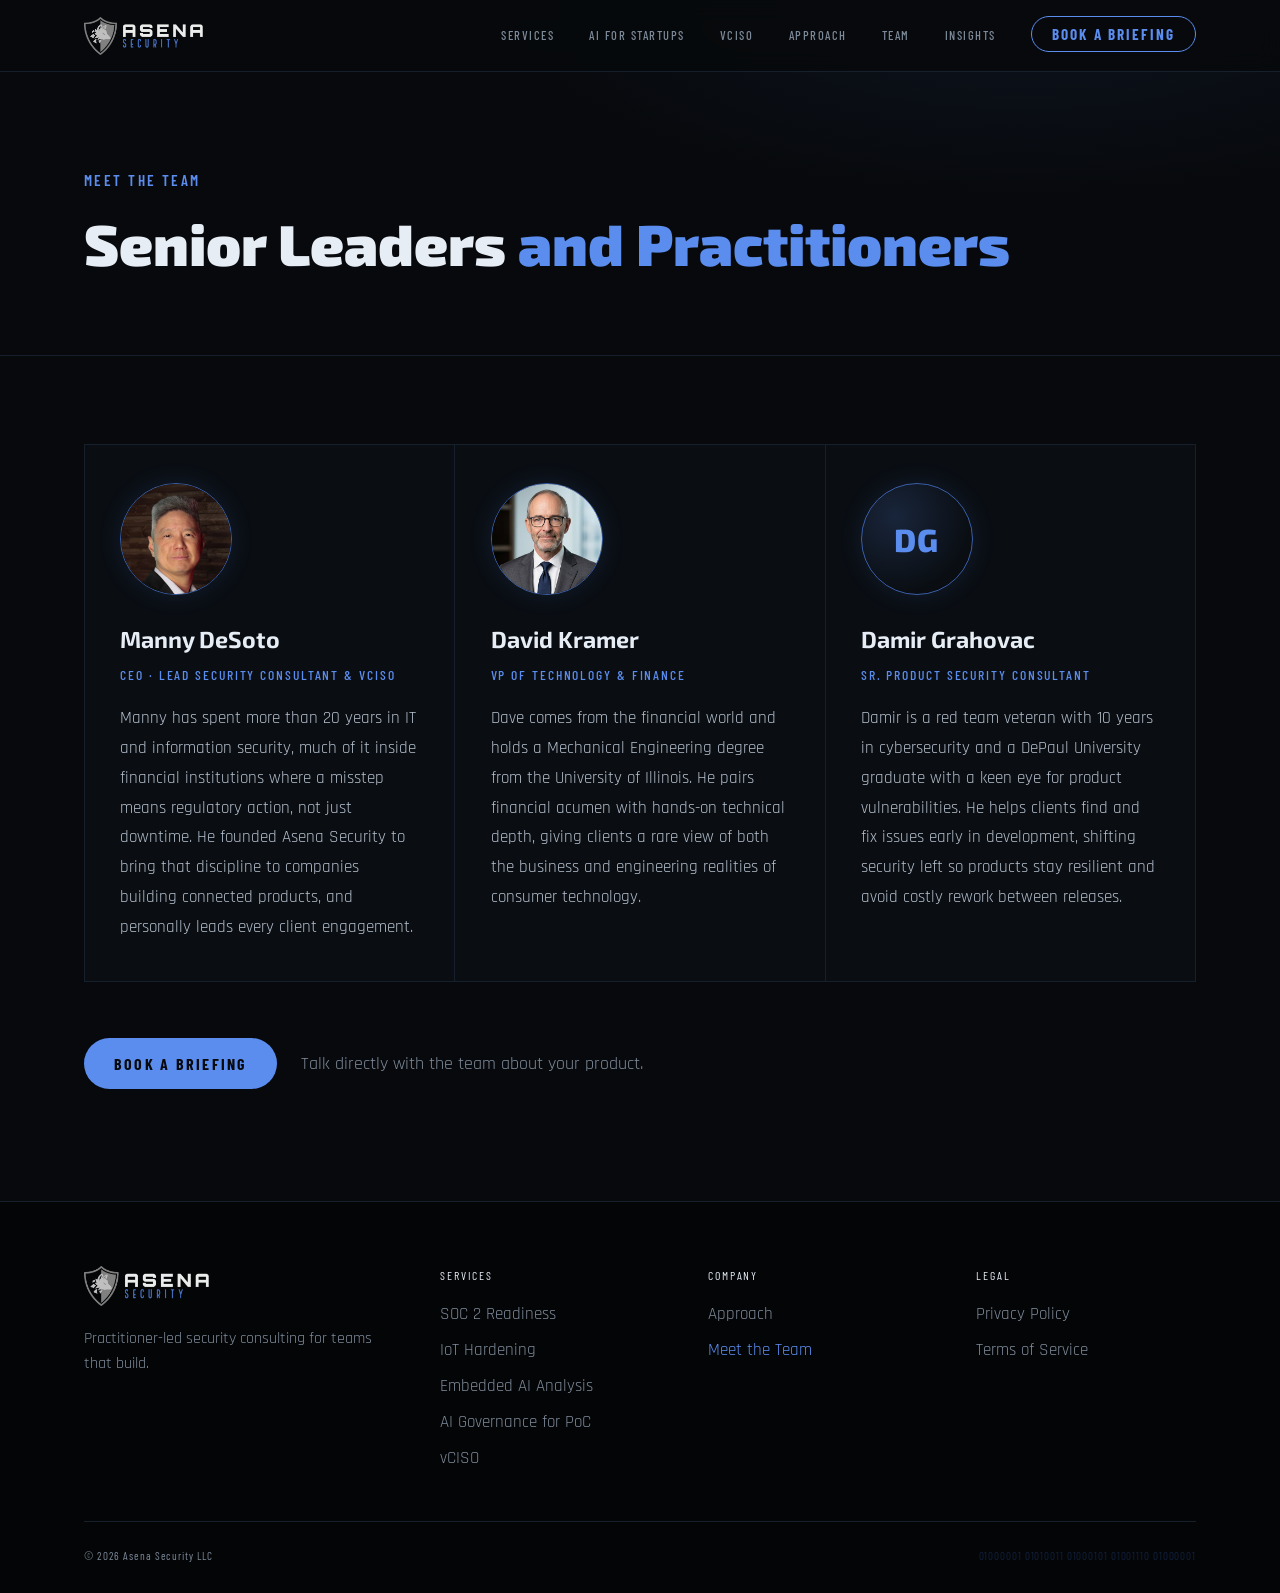
<file: team.html>
<!doctype html>
<html lang="en">
<head>
  <meta charset="utf-8">
  <meta name="viewport" content="width=device-width, initial-scale=1">
  <meta name="robots" content="noindex">
  <title>Meet the Team — Asena Security</title>
  <meta name="description" content="Meet the senior practitioners behind Asena Security.">
  <link rel="icon" href="/assets/asena-shield.png">
  <link rel="preconnect" href="https://fonts.googleapis.com">
  <link rel="preconnect" href="https://fonts.gstatic.com" crossorigin>
  <link href="https://fonts.googleapis.com/css2?family=Exo+2:wght@500;700;800;900&family=Rajdhani:wght@400;500;600;700&family=Barlow+Condensed:wght@400;500;600;700&display=swap" rel="stylesheet">
  <link rel="stylesheet" href="/assets/legal.css">
  <style>
    .team-grid { display: grid; grid-template-columns: repeat(3, 1fr); gap: 1px; background: var(--border); border: 1px solid var(--border); }
    .member { background: var(--card); padding: 2.4rem 2.2rem; position: relative; overflow: hidden; transition: background .3s; }
    .member::before { content: ''; position: absolute; top: 0; left: 0; right: 0; height: 2px; background: var(--blue); transform: scaleX(0); transform-origin: left; transition: transform .4s; }
    .member:hover { background: #0e141b; }
    .member:hover::before { transform: scaleX(1); }
    .avatar { width: 112px; height: 112px; overflow: hidden; border-radius: 50%; display: grid; place-items: center; margin-bottom: 1.6rem;
      font-family: var(--font-display); font-weight: 800; font-size: 2rem; color: var(--blue); letter-spacing: .04em;
      background: radial-gradient(circle at 30% 30%, rgba(91,141,239,.18), #0a0e13 70%); border: 1px solid var(--blue-dim); box-shadow: 0 0 24px rgba(91,141,239,.12); }
    .avatar img { width: 100%; height: 100%; object-fit: cover; display: block; }
    .member h2 { font-family: var(--font-display); font-weight: 700; font-size: 1.45rem; margin-bottom: .35rem; }
    .member .role { font-family: var(--font-ui); font-weight: 500; font-size: .85rem; letter-spacing: .14em; text-transform: uppercase; color: var(--blue); margin-bottom: 1.2rem; }
    .member p { color: var(--body); line-height: 1.75; }
    .team-cta { margin-top: 3.5rem; display: flex; align-items: center; gap: 1.5rem; flex-wrap: wrap; }
    .team-cta p { color: var(--muted); font-size: 1.1rem; }
    .btn { display: inline-flex; align-items: center; font-family: var(--font-ui); font-weight: 700; font-size: 1rem; letter-spacing: .14em; text-transform: uppercase; padding: 13px 30px; border-radius: var(--pill); background: var(--blue); color: var(--bg); transition: transform .2s, box-shadow .2s; }
    .btn:hover { transform: translateY(-2px); box-shadow: 0 0 30px rgba(91,141,239,.38); }
    @media (max-width: 1080px) { .team-grid { grid-template-columns: repeat(2, 1fr); } }
    @media (max-width: 640px) { .team-grid { grid-template-columns: 1fr; } }
  </style>
</head>
<body>

<nav id="nav">
  <div class="wrap">
    <a class="nav-logo" href="/"><img src="/assets/asena-logo-horizontal.png" alt="Asena Security"></a>
    <ul class="nav-links" id="navLinks">
      <li><a href="/#services">Services</a></li>
      <li><a href="/#ai-governance">AI for Startups</a></li>
      <li><a href="/#vciso">vCISO</a></li>
      <li><a href="/#approach">Approach</a></li>
      <li><a href="/team.html">Team</a></li>
      <li><a href="https://blog.asenasecurity.com">Insights</a></li>
      <li><a class="nav-cta" href="/#contact">Book a Briefing</a></li>
    </ul>
    <button class="nav-toggle" id="navToggle" aria-label="Open menu" aria-expanded="false">☰</button>
  </div>
</nav>

<section class="legal-hero">
  <div class="wrap">
    <div class="label"><span class="txt">Meet the Team</span></div>
    <h1 class="legal-title">Senior Leaders <span style="color:var(--blue)">and Practitioners</span></h1>
  </div>
</section>

<section class="legal-body">
  <div class="wrap">
    <div class="team-grid">
      <article class="member">
        <div class="avatar"><img src="/assets/team/manny.jpg" alt="Manny DeSoto" width="112" height="112"></div>
        <h2>Manny DeSoto</h2>
        <div class="role">CEO · Lead Security Consultant &amp; vCISO</div>
        <p>Manny has spent more than 20 years in IT and information security, much of it inside financial institutions where a misstep means regulatory action, not just downtime. He founded Asena Security to bring that discipline to companies building connected products, and personally leads every client engagement.</p>
      </article>
      <article class="member">
        <div class="avatar"><img src="/assets/team/dave.jpg" alt="David Kramer" width="112" height="112"></div>
        <h2>David Kramer</h2>
        <div class="role">VP of Technology &amp; Finance</div>
        <p>Dave comes from the financial world and holds a Mechanical Engineering degree from the University of Illinois. He pairs financial acumen with hands-on technical depth, giving clients a rare view of both the business and engineering realities of consumer technology.</p>
      </article>
      <article class="member">
        <div class="avatar" aria-hidden="true">DG</div>
        <h2>Damir Grahovac</h2>
        <div class="role">Sr. Product Security Consultant</div>
        <p>Damir is a red team veteran with 10 years in cybersecurity and a DePaul University graduate with a keen eye for product vulnerabilities. He helps clients find and fix issues early in development, shifting security left so products stay resilient and avoid costly rework between releases.</p>
      </article>
    </div>
    <div class="team-cta">
      <a class="btn" href="mailto:info@asenasecurity.com">Book a Briefing</a>
      <p>Talk directly with the team about your product.</p>
    </div>
  </div>
</section>

<footer>
  <div class="wrap">
    <div class="foot-grid">
      <div>
        <img src="/assets/asena-logo-horizontal.png" alt="Asena Security">
        <p class="foot-tag">Practitioner-led security consulting for teams that build.</p>
      </div>
      <div>
        <h4>Services</h4>
        <ul>
          <li><a href="/#services">SOC 2 Readiness</a></li>
          <li><a href="/#services">IoT Hardening</a></li>
          <li><a href="/#services">Embedded AI Analysis</a></li>
          <li><a href="/#ai-governance">AI Governance for PoC</a></li>
          <li><a href="/#vciso">vCISO</a></li>
        </ul>
      </div>
      <div>
        <h4>Company</h4>
        <ul>
          <li><a href="/#approach">Approach</a></li>
          <li><a href="/team.html" aria-current="page">Meet the Team</a></li>
        </ul>
      </div>
      <div>
        <h4>Legal</h4>
        <ul>
          <li><a href="/privacy.html">Privacy Policy</a></li>
          <li><a href="/terms.html">Terms of Service</a></li>
        </ul>
      </div>
    </div>
    <div class="foot-bottom">
      <span>© 2026 Asena Security LLC</span>
      <span class="binary">01000001 01010011 01000101 01001110 01000001</span>
    </div>
  </div>
</footer>

<script>
  const t = document.getElementById('navToggle'), l = document.getElementById('navLinks');
  t.addEventListener('click', () => { const o = l.classList.toggle('open'); t.setAttribute('aria-expanded', o); t.textContent = o ? '✕' : '☰'; });
</script>
</body>
</html>
</file>
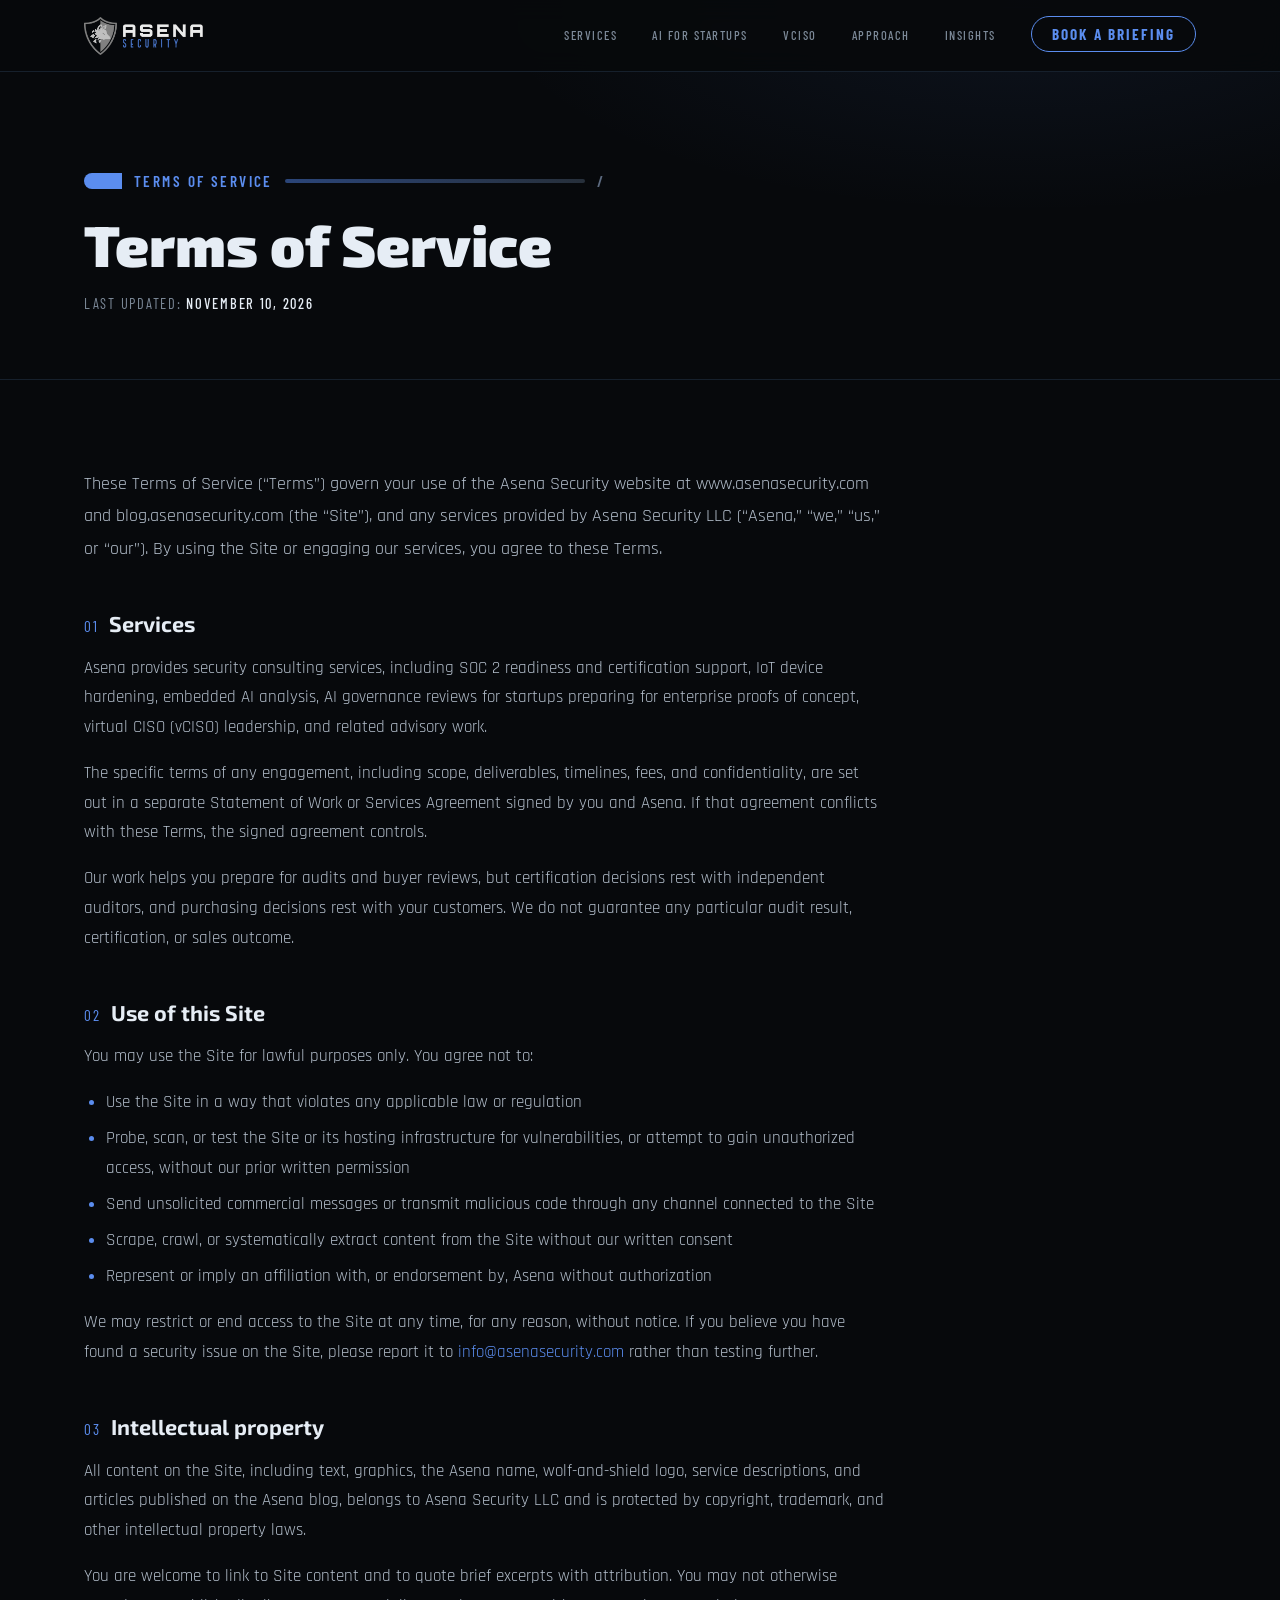
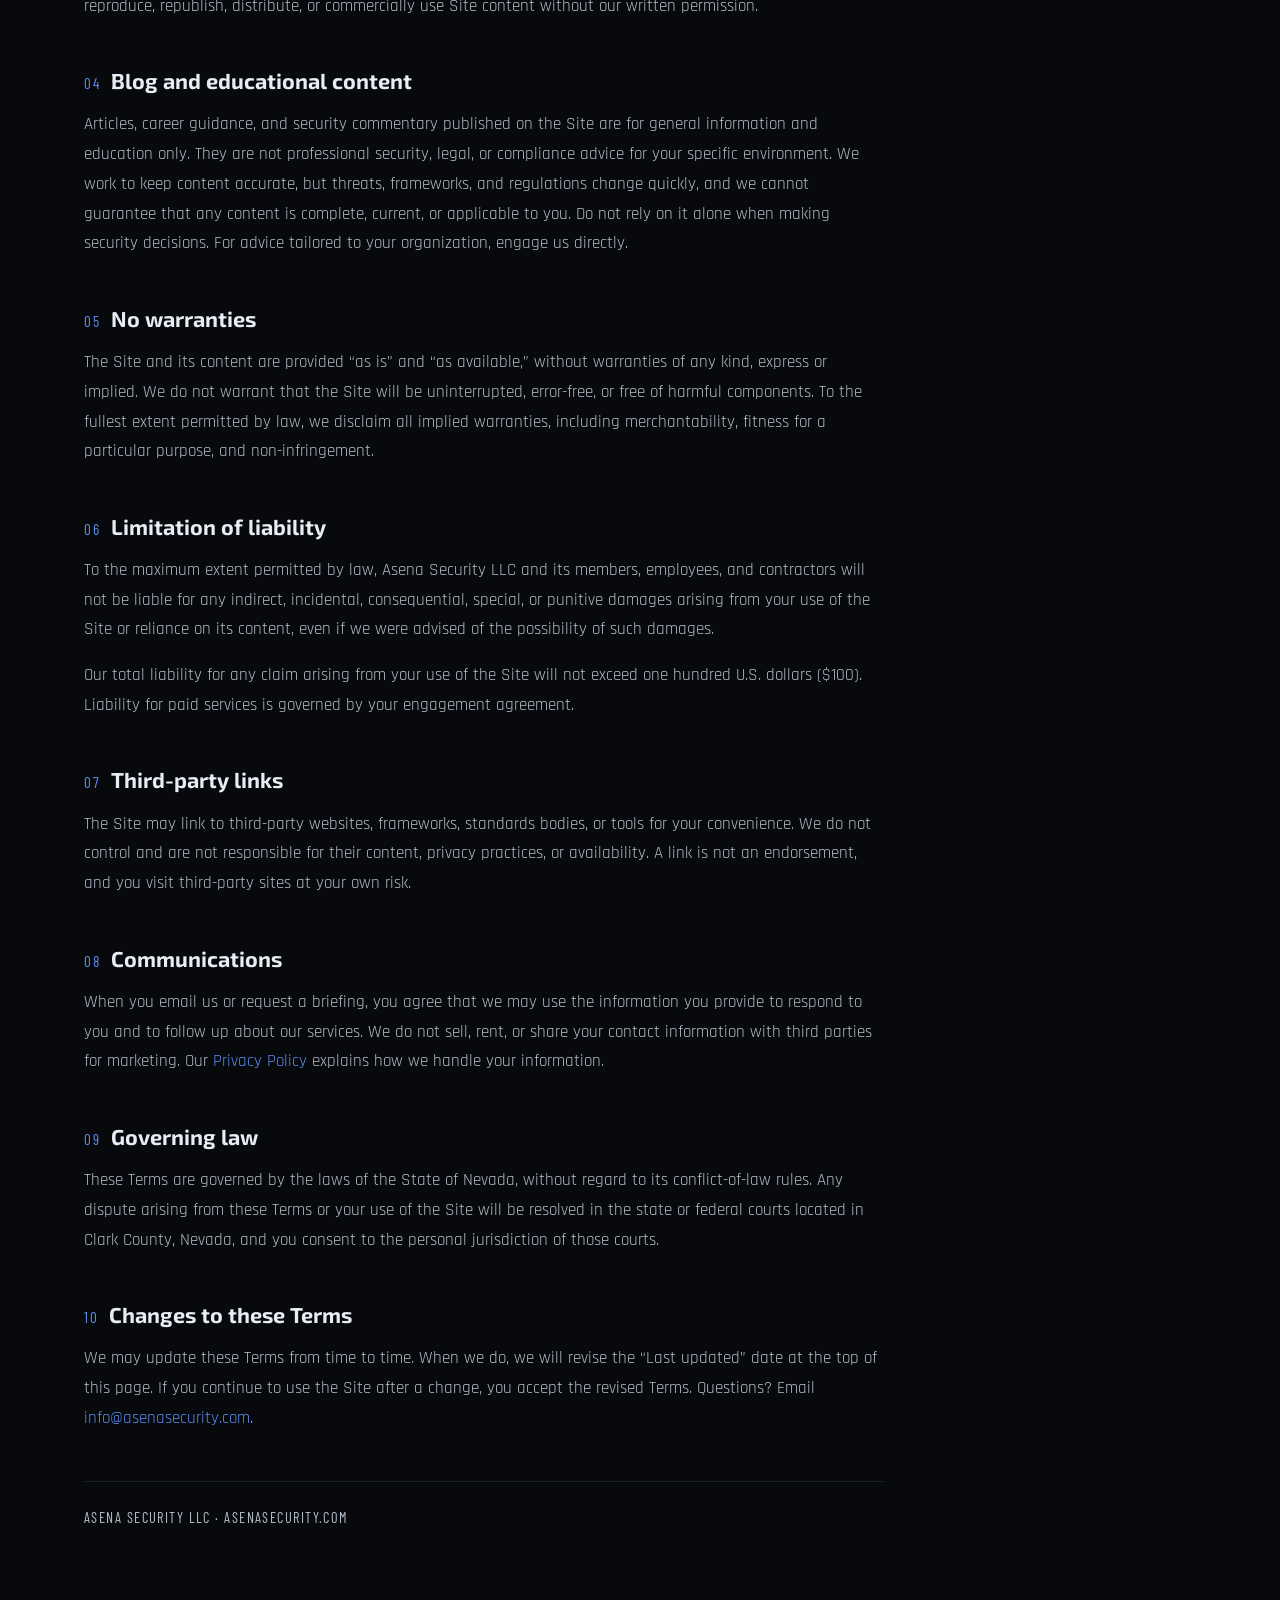
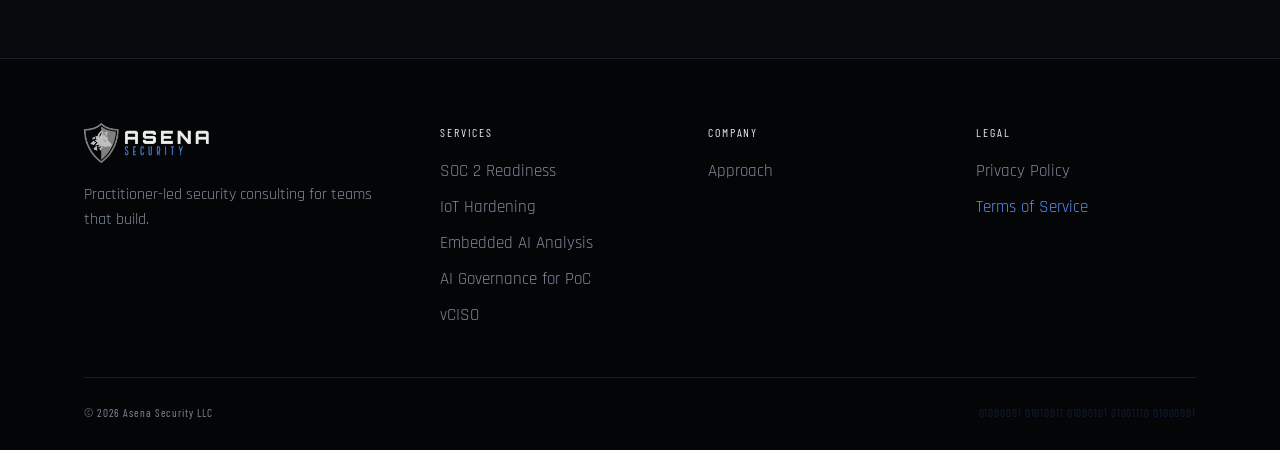
<file: terms.html>
<!doctype html>
<html lang="en">
<head>
  <meta charset="utf-8">
  <meta name="viewport" content="width=device-width, initial-scale=1">
  <title>Terms of Service — Asena Security</title>
  <meta name="description" content="Terms governing use of the Asena Security website and services.">
  <link rel="icon" href="/assets/asena-shield.png">
  <link rel="preconnect" href="https://fonts.googleapis.com">
  <link rel="preconnect" href="https://fonts.gstatic.com" crossorigin>
  <link href="https://fonts.googleapis.com/css2?family=Exo+2:wght@500;700;800;900&family=Rajdhani:wght@400;500;600;700&family=Barlow+Condensed:wght@400;500;600;700&display=swap" rel="stylesheet">
  <link rel="stylesheet" href="/assets/legal.css">
</head>
<body>

<nav id="nav">
  <div class="wrap">
    <a class="nav-logo" href="/"><img src="/assets/asena-logo-horizontal.png" alt="Asena Security"></a>
    <ul class="nav-links" id="navLinks">
      <li><a href="/#services">Services</a></li>
      <li><a href="/#ai-governance">AI for Startups</a></li>
      <li><a href="/#vciso">vCISO</a></li>
      <li><a href="/#approach">Approach</a></li>
      <li><a href="https://blog.asenasecurity.com">Insights</a></li>
      <li><a class="nav-cta" href="/#contact">Book a Briefing</a></li>
    </ul>
    <button class="nav-toggle" id="navToggle" aria-label="Open menu" aria-expanded="false">☰</button>
  </div>
</nav>

<section class="legal-hero">
  <div class="wrap">
    <div class="label"><span class="cap"></span><span class="txt">Terms of Service</span><span class="rule"></span><span class="slashes">/</span></div>
    <h1 class="legal-title">Terms of Service</h1>
    <p class="legal-meta">Last updated: <b>November 10, 2026</b></p>
  </div>
</section>

<section class="legal-body">
  <div class="wrap"><div class="legal-inner">
    <p class="legal-intro">These Terms of Service (“Terms”) govern your use of the Asena Security website at www.asenasecurity.com and blog.asenasecurity.com (the “Site”), and any services provided by Asena Security LLC (“Asena,” “we,” “us,” or “our”). By using the Site or engaging our services, you agree to these Terms.</p>

    <h2><span class="n">01</span>Services</h2>
    <p>Asena provides security consulting services, including SOC 2 readiness and certification support, IoT device hardening, embedded AI analysis, AI governance reviews for startups preparing for enterprise proofs of concept, virtual CISO (vCISO) leadership, and related advisory work.</p>
    <p>The specific terms of any engagement, including scope, deliverables, timelines, fees, and confidentiality, are set out in a separate Statement of Work or Services Agreement signed by you and Asena. If that agreement conflicts with these Terms, the signed agreement controls.</p>
    <p>Our work helps you prepare for audits and buyer reviews, but certification decisions rest with independent auditors, and purchasing decisions rest with your customers. We do not guarantee any particular audit result, certification, or sales outcome.</p>

    <h2><span class="n">02</span>Use of this Site</h2>
    <p>You may use the Site for lawful purposes only. You agree not to:</p>
    <ul>
      <li>Use the Site in a way that violates any applicable law or regulation</li>
      <li>Probe, scan, or test the Site or its hosting infrastructure for vulnerabilities, or attempt to gain unauthorized access, without our prior written permission</li>
      <li>Send unsolicited commercial messages or transmit malicious code through any channel connected to the Site</li>
      <li>Scrape, crawl, or systematically extract content from the Site without our written consent</li>
      <li>Represent or imply an affiliation with, or endorsement by, Asena without authorization</li>
    </ul>
    <p>We may restrict or end access to the Site at any time, for any reason, without notice. If you believe you have found a security issue on the Site, please report it to <a href="mailto:info@asenasecurity.com">info@asenasecurity.com</a> rather than testing further.</p>

    <h2><span class="n">03</span>Intellectual property</h2>
    <p>All content on the Site, including text, graphics, the Asena name, wolf-and-shield logo, service descriptions, and articles published on the Asena blog, belongs to Asena Security LLC and is protected by copyright, trademark, and other intellectual property laws.</p>
    <p>You are welcome to link to Site content and to quote brief excerpts with attribution. You may not otherwise reproduce, republish, distribute, or commercially use Site content without our written permission.</p>

    <h2><span class="n">04</span>Blog and educational content</h2>
    <p>Articles, career guidance, and security commentary published on the Site are for general information and education only. They are not professional security, legal, or compliance advice for your specific environment. We work to keep content accurate, but threats, frameworks, and regulations change quickly, and we cannot guarantee that any content is complete, current, or applicable to you. Do not rely on it alone when making security decisions. For advice tailored to your organization, engage us directly.</p>

    <h2><span class="n">05</span>No warranties</h2>
    <p>The Site and its content are provided “as is” and “as available,” without warranties of any kind, express or implied. We do not warrant that the Site will be uninterrupted, error-free, or free of harmful components. To the fullest extent permitted by law, we disclaim all implied warranties, including merchantability, fitness for a particular purpose, and non-infringement.</p>

    <h2><span class="n">06</span>Limitation of liability</h2>
    <p>To the maximum extent permitted by law, Asena Security LLC and its members, employees, and contractors will not be liable for any indirect, incidental, consequential, special, or punitive damages arising from your use of the Site or reliance on its content, even if we were advised of the possibility of such damages.</p>
    <p>Our total liability for any claim arising from your use of the Site will not exceed one hundred U.S. dollars ($100). Liability for paid services is governed by your engagement agreement.</p>

    <h2><span class="n">07</span>Third-party links</h2>
    <p>The Site may link to third-party websites, frameworks, standards bodies, or tools for your convenience. We do not control and are not responsible for their content, privacy practices, or availability. A link is not an endorsement, and you visit third-party sites at your own risk.</p>

    <h2><span class="n">08</span>Communications</h2>
    <p>When you email us or request a briefing, you agree that we may use the information you provide to respond to you and to follow up about our services. We do not sell, rent, or share your contact information with third parties for marketing. Our <a href="/privacy.html">Privacy Policy</a> explains how we handle your information.</p>

    <h2><span class="n">09</span>Governing law</h2>
    <p>These Terms are governed by the laws of the State of Nevada, without regard to its conflict-of-law rules. Any dispute arising from these Terms or your use of the Site will be resolved in the state or federal courts located in Clark County, Nevada, and you consent to the personal jurisdiction of those courts.</p>

    <h2><span class="n">10</span>Changes to these Terms</h2>
    <p>We may update these Terms from time to time. When we do, we will revise the “Last updated” date at the top of this page. If you continue to use the Site after a change, you accept the revised Terms. Questions? Email <a href="mailto:info@asenasecurity.com">info@asenasecurity.com</a>.</p>

    <p class="legal-sign">Asena Security LLC · asenasecurity.com</p>
  </div></div>
</section>

<footer>
  <div class="wrap">
    <div class="foot-grid">
      <div>
        <img src="/assets/asena-logo-horizontal.png" alt="Asena Security">
        <p class="foot-tag">Practitioner-led security consulting for teams that build.</p>
      </div>
      <div>
        <h4>Services</h4>
        <ul>
          <li><a href="/#services">SOC 2 Readiness</a></li>
          <li><a href="/#services">IoT Hardening</a></li>
          <li><a href="/#services">Embedded AI Analysis</a></li>
          <li><a href="/#ai-governance">AI Governance for PoC</a></li>
          <li><a href="/#vciso">vCISO</a></li>
        </ul>
      </div>
      <div>
        <h4>Company</h4>
        <ul>
          <li><a href="/#approach">Approach</a></li>
        </ul>
      </div>
      <div>
        <h4>Legal</h4>
        <ul>
          <li><a href="/privacy.html">Privacy Policy</a></li>
          <li><a href="/terms.html" aria-current="page">Terms of Service</a></li>
        </ul>
      </div>
    </div>
    <div class="foot-bottom">
      <span>© 2026 Asena Security LLC</span>
      <span class="binary">01000001 01010011 01000101 01001110 01000001</span>
    </div>
  </div>
</footer>

<script>
  const t = document.getElementById('navToggle'), l = document.getElementById('navLinks');
  t.addEventListener('click', () => { const o = l.classList.toggle('open'); t.setAttribute('aria-expanded', o); t.textContent = o ? '✕' : '☰'; });
</script>
</body>
</html>
</file>
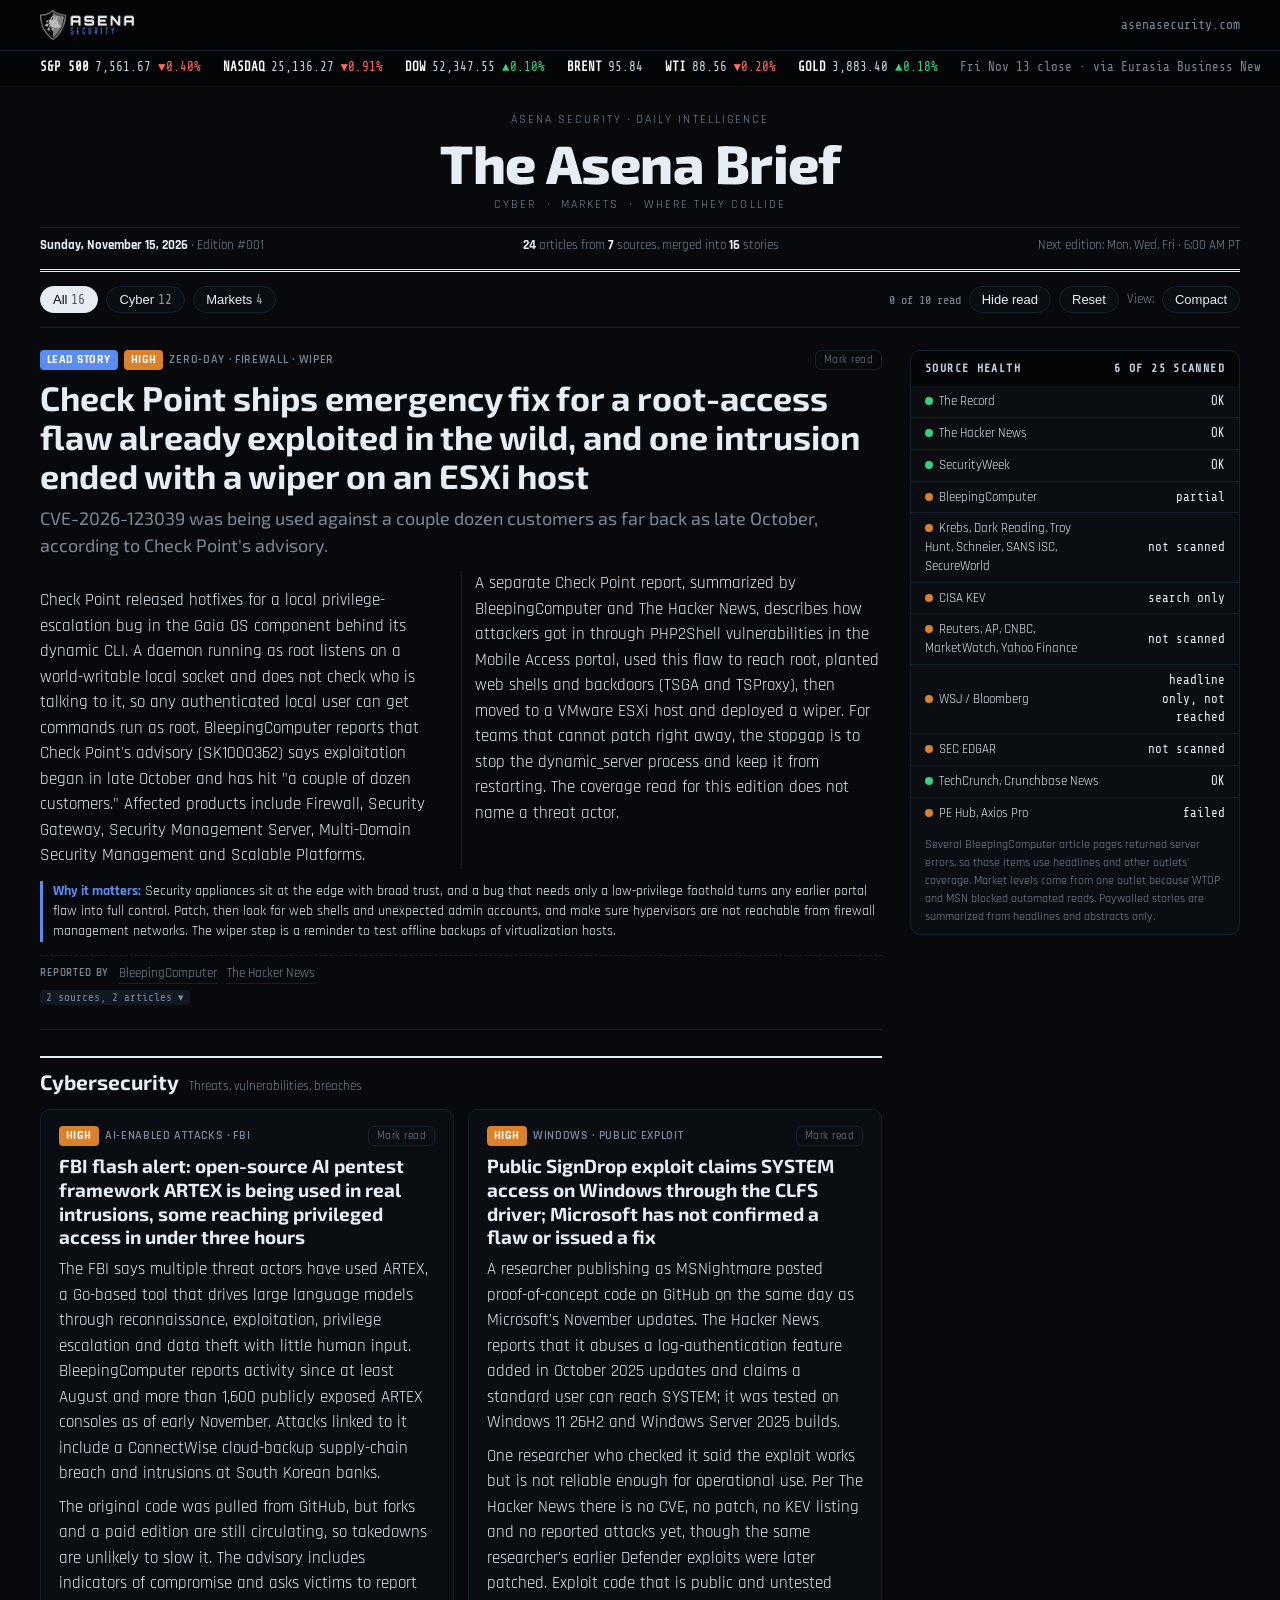
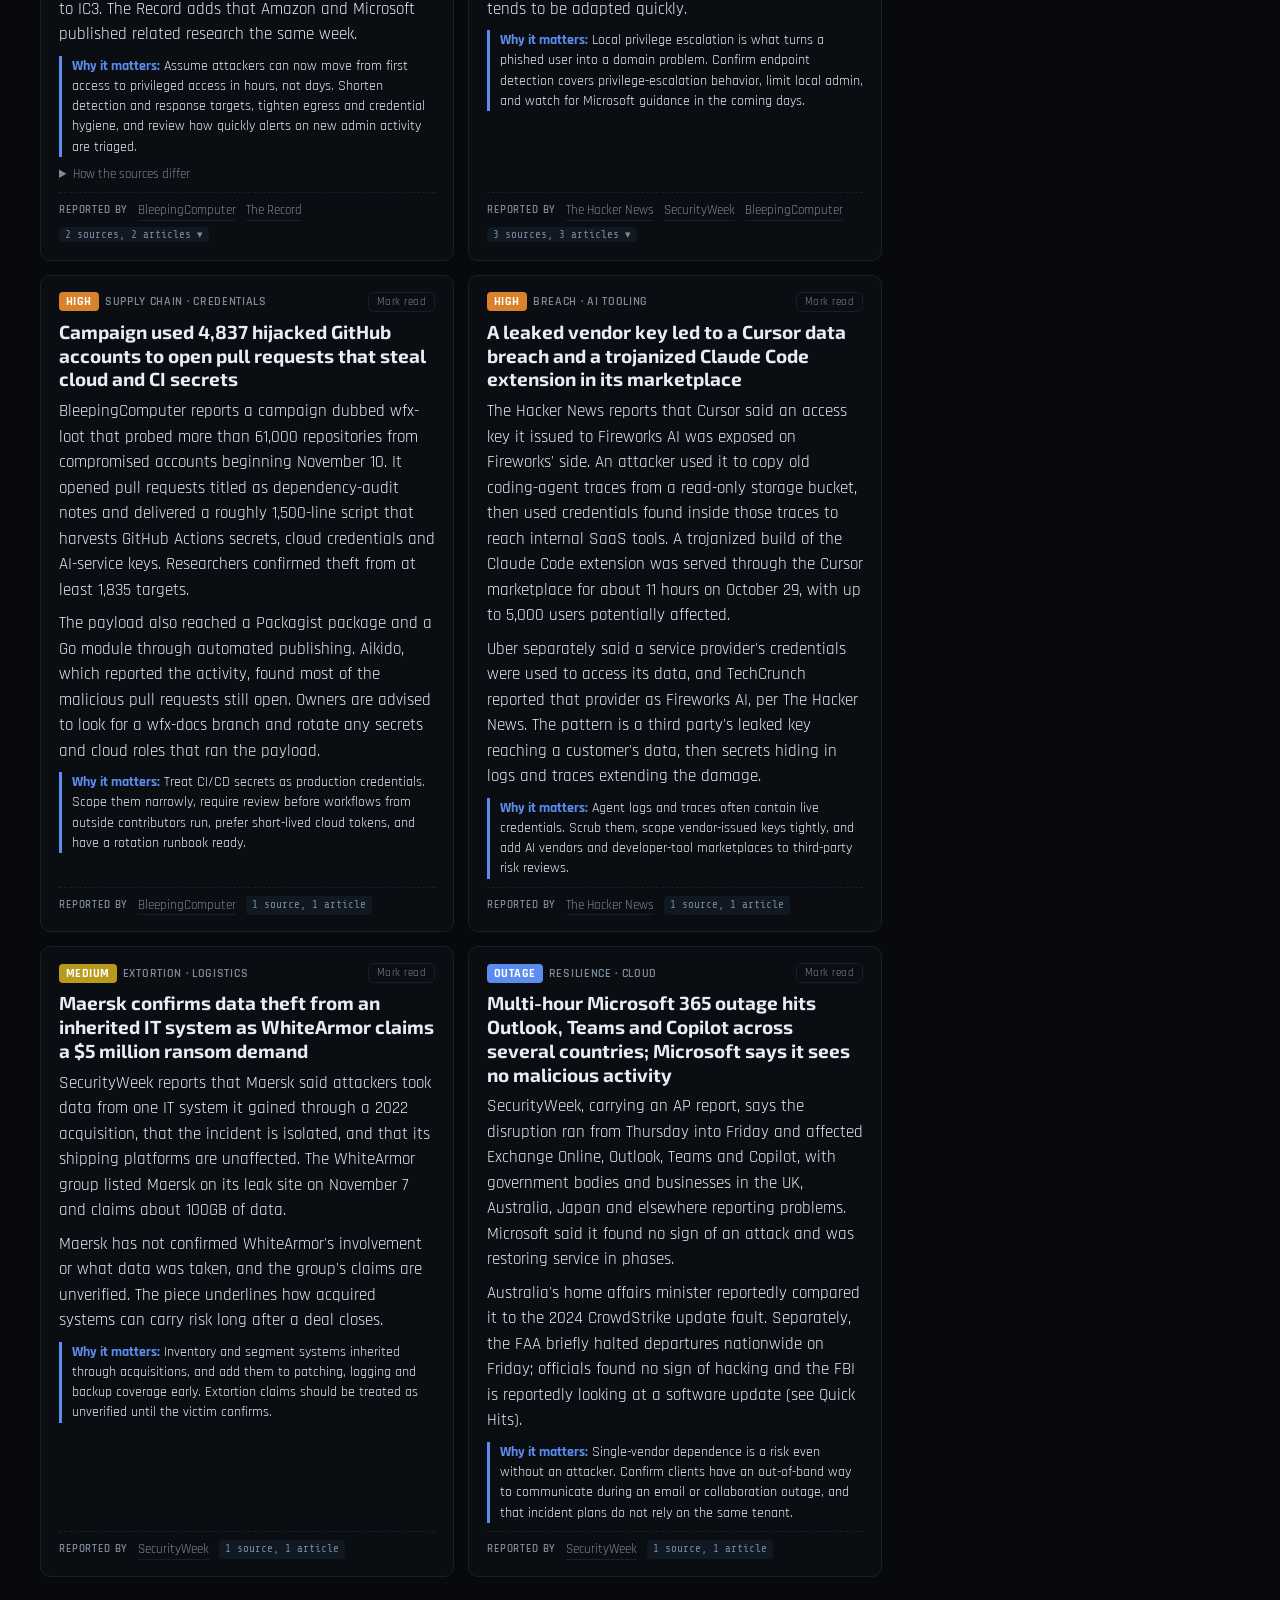
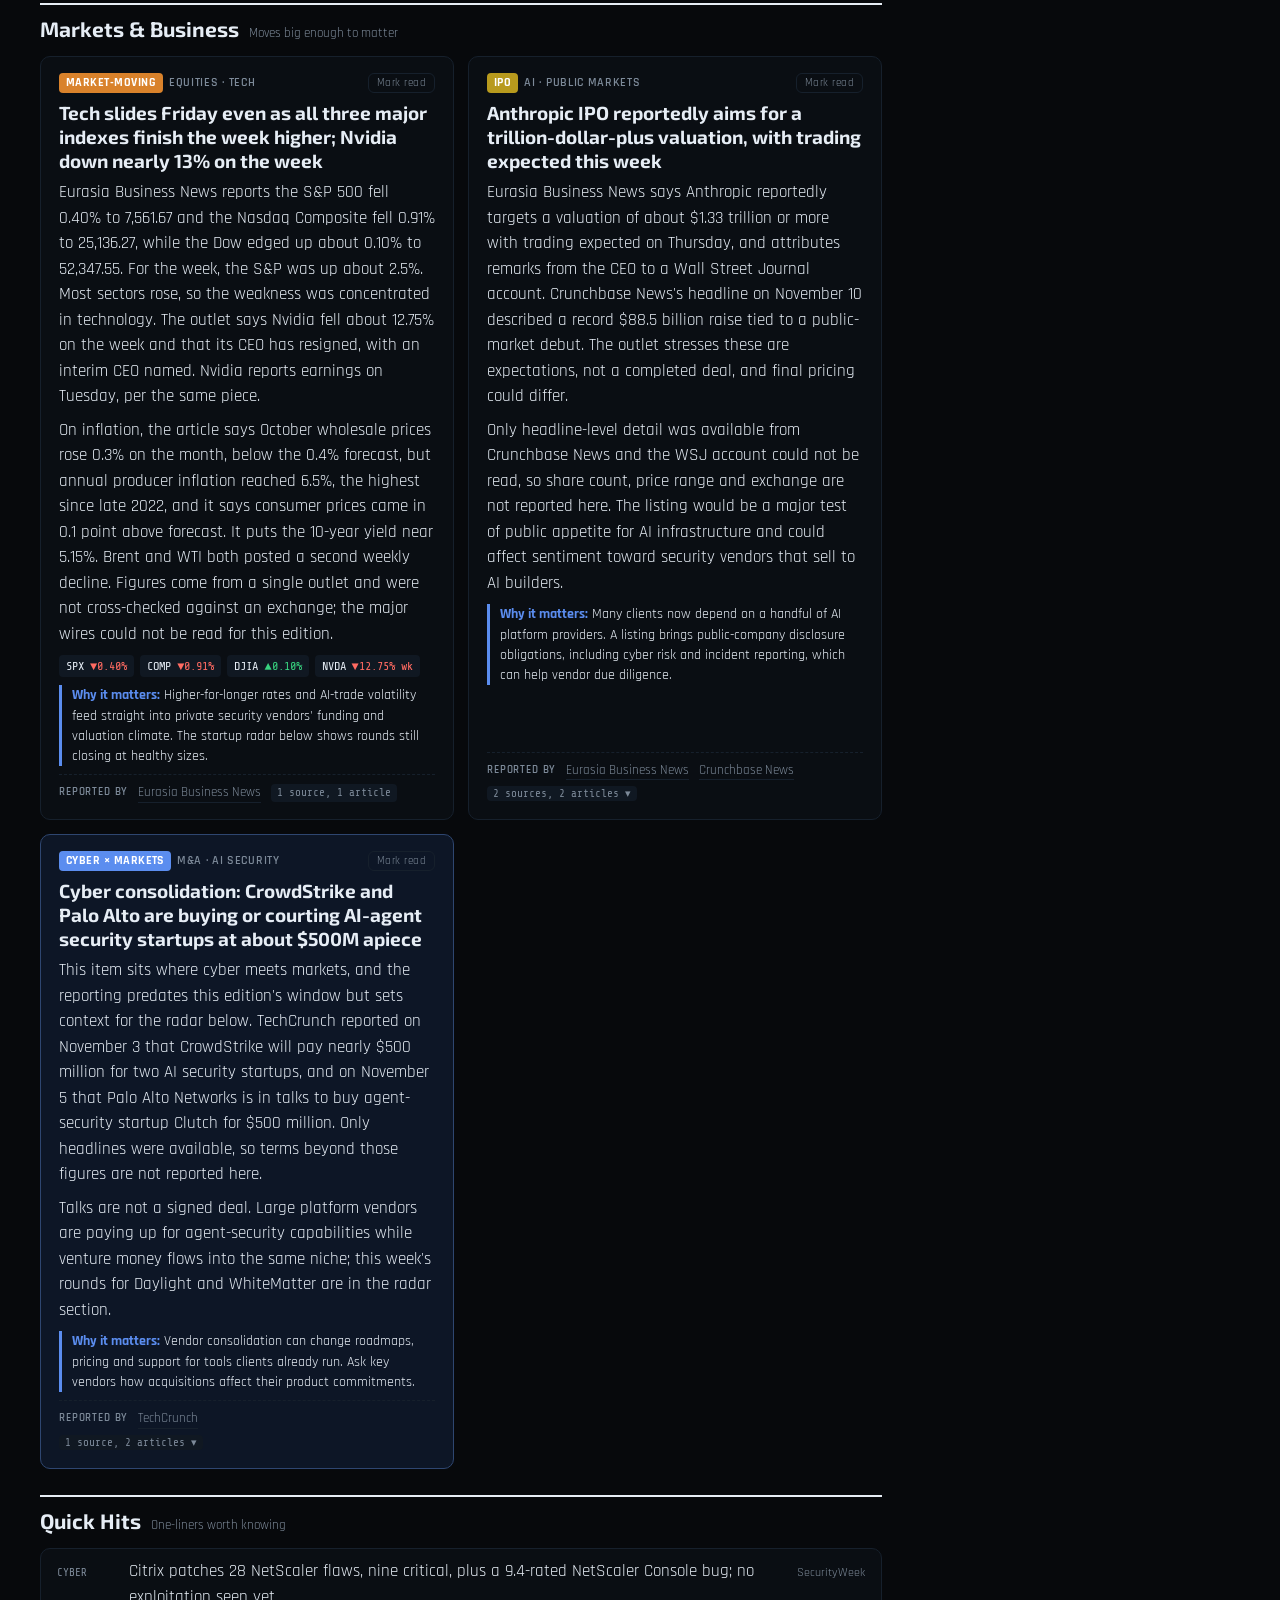
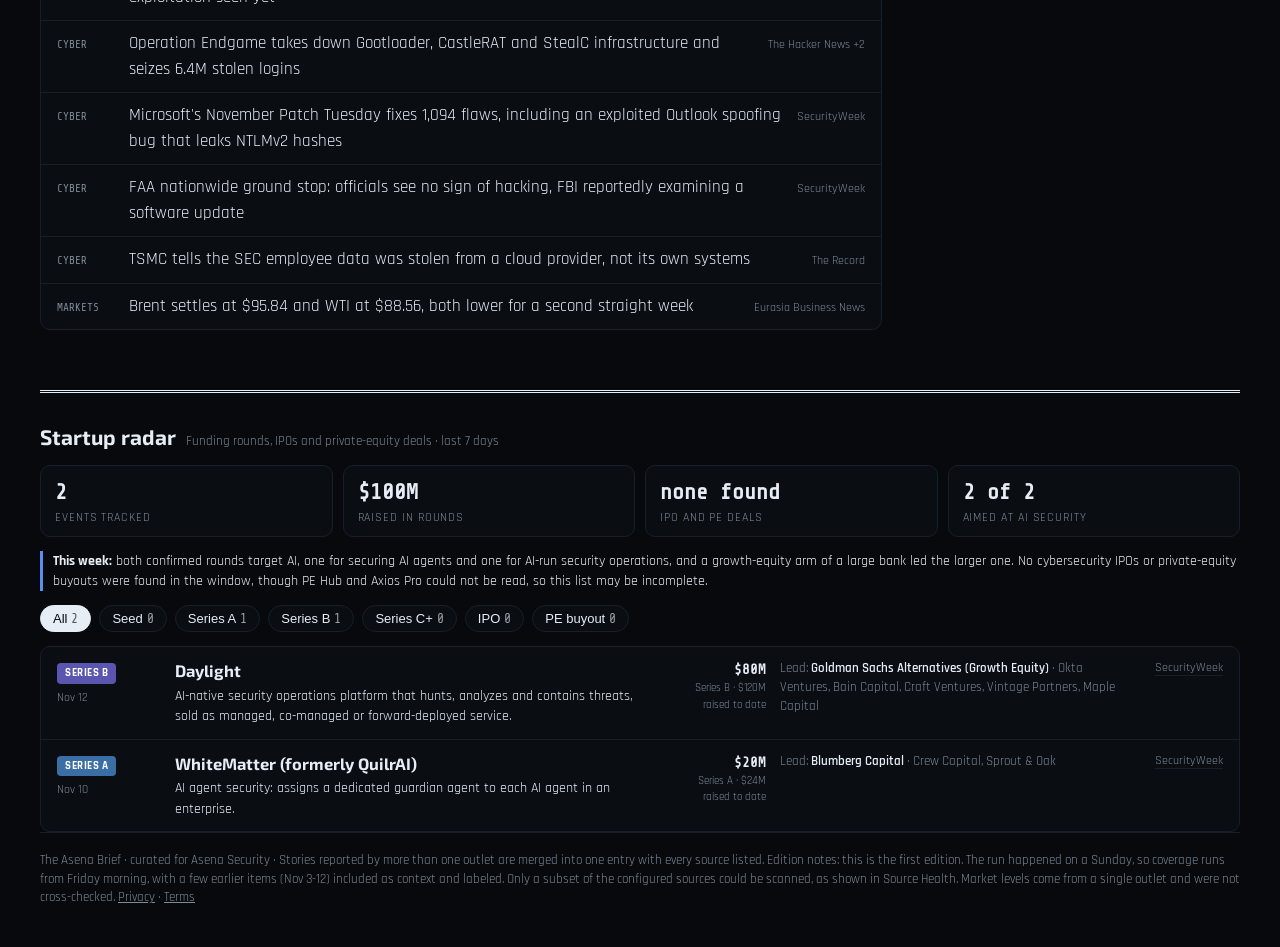
<file: brief/archive/2026-11-15.html>
<!DOCTYPE html>
<html lang="en">
<head>
<meta charset="utf-8">
<meta name="viewport" content="width=device-width, initial-scale=1">
<meta name="robots" content="noindex, nofollow">
<link rel="preconnect" href="https://fonts.googleapis.com">
<link rel="preconnect" href="https://fonts.gstatic.com" crossorigin>
<link href="https://fonts.googleapis.com/css2?family=Exo+2:wght@500;700;800&family=Rajdhani:wght@400;500;600;700&family=Share+Tech+Mono&display=swap" rel="stylesheet">
<title>The Asena Brief | Asena Security</title>
<style>
  :root{
    --paper:#07090c; --card:#0a0e13; --ink:#e6edf5; --muted:#7d8a99; --rule:#16202c;
    --term:#040507; --term-ink:#c9d4e0; --up:#38d27f; --down:#ff6b62;
    --crit:#d8453f; --high:#d9822b; --med:#b89a1d; --info:#5b8def;
    --x:#5b8def; --x-soft:#0d1626; --chip:#101822;
    --serif:'Exo 2',system-ui,sans-serif;
    --sans:'Rajdhani',system-ui,sans-serif;
    --mono:'Share Tech Mono',ui-monospace,Menlo,monospace;
  }
  *{box-sizing:border-box}
  .topbar{background:var(--term);border-bottom:1px solid var(--rule)}
  .topbar .wrap{display:flex;align-items:center;justify-content:space-between;padding-top:10px;padding-bottom:10px}
  .topbar img{height:30px;display:block}
  .topbar a.back{font-family:var(--mono);font-size:13px;color:var(--muted);text-decoration:none}
  .topbar a.back:hover{color:var(--ink)}
  body{margin:0;background:var(--paper);color:var(--ink);font-family:var(--sans);font-size:17px;line-height:1.5}
  a{color:inherit}
  .wrap{max-width:1240px;margin:0 auto;padding:0 20px}

  /* ---------- market tape (terminal) ---------- */
  .tape{background:var(--term);color:var(--term-ink);font-family:var(--mono);font-size:12.5px;border-bottom:1px solid #000}
  .tape .wrap{display:flex;gap:22px;overflow-x:auto;white-space:nowrap;padding-top:7px;padding-bottom:7px}
  .tape b{color:#fff;font-weight:600;margin-right:6px}
  .up{color:var(--up)} .down{color:var(--down)}
  .tape .up{color:#38d27f} .tape .down{color:#ff6b62}
  .tape .stamp{margin-left:auto;color:#7d8794}


  /* ---------- masthead (editorial) ---------- */
  header.mast{border-bottom:3px double var(--ink);padding:26px 0 14px;text-align:center}
  .kicker{font-size:11.5px;letter-spacing:.18em;text-transform:uppercase;color:var(--muted)}
  h1.title{font-family:var(--serif);font-size:54px;line-height:1;margin:8px 0 6px;font-weight:800;letter-spacing:-.01em}
  .mastmeta{display:flex;justify-content:space-between;flex-wrap:wrap;gap:8px;font-size:12.5px;color:var(--muted);border-top:1px solid var(--rule);margin-top:14px;padding-top:8px}
  .mastmeta strong{color:var(--ink)}

  /* ---------- controls ---------- */
  .controls{display:flex;flex-wrap:wrap;gap:8px;align-items:center;padding:14px 0;border-bottom:1px solid var(--rule)}
  .fbtn{border:1px solid var(--rule);background:var(--card);color:var(--ink);padding:5px 12px;border-radius:999px;font-size:13px;cursor:pointer}
  .fbtn[aria-pressed="true"]{background:var(--ink);color:var(--paper);border-color:var(--ink)}
  .fbtn .n{font-family:var(--mono);opacity:.65;margin-left:4px}
  .spacer{flex:1}
  .density{font-size:12.5px;color:var(--muted)}

  /* ---------- layout ---------- */
  .grid{display:grid;grid-template-columns:minmax(0,1fr) 330px;gap:28px;padding:22px 0 50px}
  @media (max-width:960px){ .grid{grid-template-columns:1fr} }

  /* lead */
  .lead{border-bottom:1px solid var(--rule);padding-bottom:22px;margin-bottom:22px}
  .lead h2{font-family:var(--serif);font-size:34px;line-height:1.15;margin:8px 0 10px}
  .lead .dek{font-family:var(--serif);font-size:18px;color:var(--muted);margin:0 0 12px}
  .lead .body{columns:2;column-gap:28px;column-rule:1px solid var(--rule)}
  @media (max-width:700px){ .lead .body{columns:1} .lead h2{font-size:27px} h1.title{font-size:40px} }

  .sechead{display:flex;align-items:baseline;gap:10px;margin:26px 0 12px;border-top:2px solid var(--ink);padding-top:8px}
  .sechead h3{font-family:var(--serif);font-size:21px;margin:0}
  .sechead span{font-size:12.5px;color:var(--muted)}
  .sechead.x{border-color:var(--x)} .sechead.x h3{color:var(--x)}

  /* cards */
  .cards{display:grid;grid-template-columns:repeat(2,minmax(0,1fr));gap:14px}
  @media (max-width:700px){ .cards{grid-template-columns:1fr} }
  .card{background:var(--card);border:1px solid var(--rule);border-radius:10px;padding:16px 18px;display:flex;flex-direction:column;gap:8px}
  .card.x{background:var(--x-soft);border-color:color-mix(in srgb,var(--x) 35%,var(--rule))}
  .card h4{font-family:var(--serif);font-size:19px;line-height:1.25;margin:0}
  .card p{margin:0}
  .tags{display:flex;flex-wrap:wrap;gap:6px;align-items:center;font-size:11.5px;text-transform:uppercase;letter-spacing:.06em}
  .tag{font-weight:600;color:var(--muted)}
  .sev{color:#fff;padding:1px 7px;border-radius:4px;font-weight:700;letter-spacing:.04em}
  .sev.crit{background:var(--crit)} .sev.high{background:var(--high)} .sev.med{background:var(--med)} .sev.info{background:var(--info)}
  .sev.xb{background:var(--x)}
  .why{font-size:13.5px;border-left:3px solid var(--x);padding-left:10px;color:var(--ink)}
  .why b{color:var(--x)}
  .tickers{display:flex;flex-wrap:wrap;gap:6px}
  .tk{font-family:var(--mono);font-size:12px;background:var(--chip);padding:2px 7px;border-radius:4px}
  .srcs{margin-top:auto;padding-top:8px;border-top:1px dashed var(--rule);font-size:12.5px;color:var(--muted);display:flex;flex-wrap:wrap;gap:4px 10px;align-items:center}
  .srcs .lbl{font-weight:600;text-transform:uppercase;font-size:10.5px;letter-spacing:.08em}
  .srcs a{text-decoration:none;border-bottom:1px solid var(--rule)}
  .srcs a:hover{color:var(--ink);border-color:var(--ink)}
  .count{font-family:var(--mono);font-size:11px;background:var(--chip);border-radius:4px;padding:1px 6px}
  details.more summary{cursor:pointer;font-size:13px;color:var(--muted)}
  details.more ul{margin:6px 0 0;padding-left:18px;font-size:13.5px}

  /* quick hits */
  .hits{list-style:none;margin:0;padding:0;background:var(--card);border:1px solid var(--rule);border-radius:10px}
  .hits li{padding:10px 16px;border-bottom:1px solid var(--rule);display:flex;gap:10px;align-items:baseline}
  .hits li:last-child{border-bottom:0}
  .hits .k{font-family:var(--mono);font-size:11px;color:var(--muted);min-width:62px;text-transform:uppercase}
  .hits a{text-decoration:none} .hits a:hover{text-decoration:underline}
  .hits .s{margin-left:auto;font-size:12px;color:var(--muted);white-space:nowrap}

  /* sidebar (terminal-dense) */
  aside .panel{background:var(--card);border:1px solid var(--rule);border-radius:10px;margin-bottom:16px;overflow:hidden}
  aside .panel h5{margin:0;padding:9px 14px;font-size:11.5px;letter-spacing:.12em;text-transform:uppercase;background:var(--term);color:var(--term-ink);font-family:var(--mono);display:flex;justify-content:space-between}
  aside table{width:100%;border-collapse:collapse;font-size:12.5px}
  aside td,aside th{padding:6px 14px;border-bottom:1px solid var(--rule);text-align:left}
  aside th{font-size:10.5px;text-transform:uppercase;letter-spacing:.08em;color:var(--muted);font-weight:600}
  aside td.num{font-family:var(--mono);text-align:right}
  aside tr:last-child td{border-bottom:0}
  aside .note{font-size:12px;color:var(--muted);padding:8px 14px}
  .dot{display:inline-block;width:8px;height:8px;border-radius:50%;margin-right:6px}
  .ok{background:var(--up)} .warn{background:var(--high)}

  /* density: compact */
  body.compact .card{padding:11px 13px;gap:5px}
  body.compact .card h4{font-size:16px}
  body.compact .card p.sum{display:-webkit-box;-webkit-line-clamp:2;-webkit-box-orient:vertical;overflow:hidden;font-size:13.5px}
  body.compact .why{display:none}
  body.compact .extra{display:none}
  body.compact .cards{grid-template-columns:repeat(3,minmax(0,1fr))}
  @media (max-width:1100px){ body.compact .cards{grid-template-columns:repeat(2,minmax(0,1fr))} }
  @media (max-width:700px){ body.compact .cards{grid-template-columns:1fr} }

  /* collapse / read state */
  .cbtn{margin-left:auto;border:1px solid var(--rule);background:transparent;color:var(--muted);font-size:11px;letter-spacing:.04em;text-transform:none;border-radius:6px;padding:2px 8px;cursor:pointer;font-family:var(--sans)}
  .cbtn:hover{color:var(--ink);border-color:var(--ink)}
  .story.collapsed{opacity:.6}
  .story.collapsed > :not(.tags):not(h2):not(h4){display:none!important}
  .story.collapsed h2,.story.collapsed h4{font-size:15px;font-family:var(--sans);font-weight:600;cursor:pointer}
  .story.collapsed.card{padding:9px 14px;gap:4px}
  .story.collapsed.lead{padding-bottom:12px;margin-bottom:12px}
  .story.collapsed .sev{opacity:.7}
  body.hide-read .story.collapsed{display:none!important}
  .readcount{font-family:var(--mono);font-size:12px;color:var(--muted)}

  /* per-article lists */
  details.arts{width:100%}
  details.arts summary{cursor:pointer;list-style:none;display:inline-block}
  details.arts summary::-webkit-details-marker{display:none}
  details.arts summary .count::after{content:" ▾"}
  details.arts[open] summary .count::after{content:" ▴"}
  details.arts ol{margin:8px 0 2px;padding-left:20px;font-size:13px;color:var(--ink)}
  details.arts li{margin:3px 0}
  details.arts li a{border-bottom:1px solid var(--rule);text-decoration:none}
  details.arts li .o{color:var(--muted);font-size:11.5px;margin-left:4px}
  .srcs a sup{font-family:var(--mono);font-size:9.5px;margin-left:1px}

  /* startup radar */
  .radar{border-top:3px double var(--ink);margin-top:10px;padding-top:6px}
  .radar .sechead{border-top:0;margin-top:14px}
  .rstats{display:grid;grid-template-columns:repeat(auto-fit,minmax(150px,1fr));gap:10px;margin:0 0 14px}
  .rstat{background:var(--card);border:1px solid var(--rule);border-radius:10px;padding:10px 14px}
  .rstat .v{font-family:var(--mono);font-size:22px;font-weight:600}
  .rstat .l{font-size:11.5px;color:var(--muted);text-transform:uppercase;letter-spacing:.08em}
  .rtrend{font-size:13.5px;border-left:3px solid var(--info);padding-left:10px;margin:0 0 14px}
  .rlist{background:var(--card);border:1px solid var(--rule);border-radius:10px;overflow:hidden}
  .ritem{display:grid;grid-template-columns:104px minmax(0,1.5fr) 92px minmax(0,1.1fr) auto;gap:6px 14px;align-items:start;padding:12px 16px;border-bottom:1px solid var(--rule)}
  .ritem:last-child{border-bottom:0}
  .ritem h5{font-family:var(--serif);font-size:16.5px;margin:0 0 2px}
  .ritem p{margin:0;font-size:13.5px;color:var(--ink)}
  .ritem .amt{font-family:var(--mono);font-weight:600;font-size:14px;text-align:right}
  .ritem .amt small{display:block;font-weight:400;font-size:11px;color:var(--muted);font-family:var(--sans)}
  .ritem .inv{font-size:12.5px;color:var(--muted)}
  .ritem .inv b{color:var(--ink);font-weight:600}
  .ritem .rs{font-size:12px;color:var(--muted);text-align:right;white-space:nowrap}
  .ritem .rs a{text-decoration:none;border-bottom:1px solid var(--rule);margin-left:6px}
  .st{display:inline-block;color:#fff;font-size:11px;font-weight:700;letter-spacing:.05em;text-transform:uppercase;padding:2px 8px;border-radius:4px;text-align:center}
  .st.seed{background:#4c8f6b} .st.a{background:#3a6ea5} .st.b{background:#5a56b0} .st.c{background:#6b3fa0}
  .st.ipo{background:#b8731f} .st.pe{background:#8a3a3a}
  .dt{display:block;font-size:11.5px;color:var(--muted);margin-top:4px}
  @media (max-width:820px){ .ritem{grid-template-columns:1fr 1fr} .ritem .amt,.ritem .rs{text-align:left} }

  [hidden]{display:none!important}
  footer{border-top:1px solid var(--rule);padding:18px 0 40px;font-size:12.5px;color:var(--muted)}
</style>
</head>
<body>
<div class="topbar"><div class="wrap"><a href="/"><img src="/assets/asena-logo-horizontal.png" alt="Asena Security"></a><a class="back" href="/">asenasecurity.com</a></div></div>

<!-- MARKET TAPE -->
<div class="tape"><div class="wrap">
  <span><b>S&amp;P 500</b>7,561.67 <span class="down">▼0.40%</span></span>
  <span><b>NASDAQ</b>25,136.27 <span class="down">▼0.91%</span></span>
  <span><b>DOW</b>52,347.55 <span class="up">▲0.10%</span></span>
  <span><b>BRENT</b>95.84</span>
  <span><b>WTI</b>88.56 <span class="down">▼0.20%</span></span>
  <span><b>GOLD</b>3,883.40 <span class="up">▲0.18%</span></span>
  <span class="stamp">Fri Nov 13 close · via Eurasia Business News</span>
</div></div>

<div class="wrap">
  <!-- MASTHEAD -->
  <header class="mast">
    <div class="kicker">Asena Security · Daily Intelligence</div>
    <h1 class="title">The Asena Brief</h1>
    <div class="kicker">Cyber &nbsp;·&nbsp; Markets &nbsp;·&nbsp; Where they collide</div>
    <div class="mastmeta">
      <span><strong>Sunday, November 15, 2026</strong> · Edition #001</span>
      <span><strong>24</strong> articles from <strong>7</strong> sources, merged into <strong>16</strong> stories</span>
      <span>Next edition: Mon, Wed, Fri · 6:00 AM PT</span>
    </div>
  </header>

  <!-- CONTROLS -->
  <div class="controls" role="toolbar" aria-label="Filter stories">
    <button class="fbtn" data-f="all" aria-pressed="true">All<span class="n">16</span></button>
    <button class="fbtn" data-f="cyber" aria-pressed="false">Cyber<span class="n">12</span></button>
    <button class="fbtn" data-f="mkt" aria-pressed="false">Markets<span class="n">4</span></button>
    <span class="spacer"></span>
    <span class="readcount" id="readcount">0 read</span>
    <button class="fbtn" id="hideread" aria-pressed="false">Hide read</button>
    <button class="fbtn" id="resetread">Reset</button>
    <span class="density">View:</span>
    <button class="fbtn" id="dens" aria-pressed="false">Compact</button>
  </div>

  <div class="grid">
    <main>

      <!-- LEAD STORY -->
      <article class="lead story" data-cat="cyber">
        <div class="tags"><span class="sev xb">Lead story</span><span class="sev high">High</span><span class="tag">Zero-day · Firewall · Wiper</span></div>
        <h2>Check Point ships emergency fix for a root-access flaw already exploited in the wild, and one intrusion ended with a wiper on an ESXi host</h2>
        <p class="dek">CVE-2026-123039 was being used against a couple dozen customers as far back as late October, according to Check Point's advisory.</p>
        <div class="body">
          <p>Check Point released hotfixes for a local privilege-escalation bug in the Gaia OS component behind its dynamic CLI. A daemon running as root listens on a world-writable local socket and does not check who is talking to it, so any authenticated local user can get commands run as root. BleepingComputer reports that Check Point's advisory (SK1000362) says exploitation began in late October and has hit "a couple of dozen customers." Affected products include Firewall, Security Gateway, Security Management Server, Multi-Domain Security Management and Scalable Platforms.</p>
          <p>A separate Check Point report, summarized by BleepingComputer and The Hacker News, describes how attackers got in through PHP2Shell vulnerabilities in the Mobile Access portal, used this flaw to reach root, planted web shells and backdoors (TSGA and TSProxy), then moved to a VMware ESXi host and deployed a wiper. For teams that cannot patch right away, the stopgap is to stop the dynamic_server process and keep it from restarting. The coverage read for this edition does not name a threat actor.</p>
        </div>
        <p class="why" style="margin-top:12px"><b>Why it matters:</b> Security appliances sit at the edge with broad trust, and a bug that needs only a low-privilege foothold turns any earlier portal flaw into full control. Patch, then look for web shells and unexpected admin accounts, and make sure hypervisors are not reachable from firewall management networks. The wiper step is a reminder to test offline backups of virtualization hosts.</p>
        <div class="srcs"><span class="lbl">Reported by</span>
            <a href="https://www.bleepingcomputer.com/news/security/check-point-patches-zero-day-that-lets-hackers-get-root-access/" target="_blank" rel="noopener">BleepingComputer</a>
            <a href="https://thehackernews.com/2026/11/hackers-exploit-php2shell-flaws-in.html" target="_blank" rel="noopener">The Hacker News</a>
            <details class="arts"><summary><span class="count">2 sources, 2 articles</span></summary>
            <ol>
              <li><a href="https://www.bleepingcomputer.com/news/security/check-point-patches-zero-day-that-lets-hackers-get-root-access/" target="_blank" rel="noopener">Check Point warns of zero-day flaw exploited for root access</a><span class="o">BleepingComputer · Nov 13</span></li>
              <li><a href="https://thehackernews.com/2026/11/hackers-exploit-php2shell-flaws-in.html" target="_blank" rel="noopener">Hackers exploit PHP2Shell flaws in Check Point gateways to deploy TSGA backdoor and wipe ESXi files</a><span class="o">The Hacker News · Nov 13</span></li>
            </ol></details></div>
      </article>

      <!-- CYBER -->
      <div class="sechead story-sec" data-sec="cyber"><h3>Cybersecurity</h3><span>Threats, vulnerabilities, breaches</span></div>
      <div class="cards">
        <article class="card story" data-cat="cyber">
          <div class="tags"><span class="sev high">High</span><span class="tag">AI-enabled attacks · FBI</span></div>
          <h4>FBI flash alert: open-source AI pentest framework ARTEX is being used in real intrusions, some reaching privileged access in under three hours</h4>
          <p class="sum">The FBI says multiple threat actors have used ARTEX, a Go-based tool that drives large language models through reconnaissance, exploitation, privilege escalation and data theft with little human input. BleepingComputer reports activity since at least August and more than 1,600 publicly exposed ARTEX consoles as of early November. Attacks linked to it include a ConnectWise cloud-backup supply-chain breach and intrusions at South Korean banks.</p>
          <p class="sum extra">The original code was pulled from GitHub, but forks and a paid edition are still circulating, so takedowns are unlikely to slow it. The advisory includes indicators of compromise and asks victims to report to IC3. The Record adds that Amazon and Microsoft published related research the same week.</p>
          <p class="why"><b>Why it matters:</b> Assume attackers can now move from first access to privileged access in hours, not days. Shorten detection and response targets, tighten egress and credential hygiene, and review how quickly alerts on new admin activity are triaged.</p>
          <details class="more"><summary>How the sources differ</summary><ul><li>BleepingComputer says the original repository appeared in July and was removed October 8; The Record says the tool was released on GitHub in August.</li></ul></details>
          <div class="srcs"><span class="lbl">Reported by</span>
            <a href="https://www.bleepingcomputer.com/news/security/fbi-warns-artex-ai-hacking-tool-is-powering-global-cyberattacks" target="_blank" rel="noopener">BleepingComputer</a>
            <a href="https://therecord.media/artex-ai-tool-fbi-flash-alert" target="_blank" rel="noopener">The Record</a>
            <details class="arts"><summary><span class="count">2 sources, 2 articles</span></summary>
            <ol>
              <li><a href="https://www.bleepingcomputer.com/news/security/fbi-warns-artex-ai-hacking-tool-is-powering-global-cyberattacks" target="_blank" rel="noopener">FBI warns ARTEX AI hacking tool is powering global cyberattacks</a><span class="o">BleepingComputer · Nov 15</span></li>
              <li><a href="https://therecord.media/artex-ai-tool-fbi-flash-alert" target="_blank" rel="noopener">FBI flash alert on the Artex AI pentesting tool</a><span class="o">The Record · Nov 13</span></li>
            </ol></details></div>
        </article>
        <article class="card story" data-cat="cyber">
          <div class="tags"><span class="sev high">High</span><span class="tag">Windows · Public exploit</span></div>
          <h4>Public SignDrop exploit claims SYSTEM access on Windows through the CLFS driver; Microsoft has not confirmed a flaw or issued a fix</h4>
          <p class="sum">A researcher publishing as MSNightmare posted proof-of-concept code on GitHub on the same day as Microsoft's November updates. The Hacker News reports that it abuses a log-authentication feature added in October 2025 updates and claims a standard user can reach SYSTEM; it was tested on Windows 11 26H2 and Windows Server 2025 builds.</p>
          <p class="sum extra">One researcher who checked it said the exploit works but is not reliable enough for operational use. Per The Hacker News there is no CVE, no patch, no KEV listing and no reported attacks yet, though the same researcher's earlier Defender exploits were later patched. Exploit code that is public and untested tends to be adapted quickly.</p>
          <p class="why"><b>Why it matters:</b> Local privilege escalation is what turns a phished user into a domain problem. Confirm endpoint detection covers privilege-escalation behavior, limit local admin, and watch for Microsoft guidance in the coming days.</p>
          <div class="srcs"><span class="lbl">Reported by</span>
            <a href="https://thehackernews.com/2026/11/new-signdrop-zero-day-exploit-turns.html" target="_blank" rel="noopener">The Hacker News</a>
            <a href="https://securityweek.com/nightmare-eclipse-drops-windows-zero-day-exploit-signdrop" target="_blank" rel="noopener">SecurityWeek</a>
            <a href="https://www.bleepingcomputer.com/news/security/new-windows-signdrop-zero-day-gives-hackers-system-privileges/" target="_blank" rel="noopener">BleepingComputer</a>
            <details class="arts"><summary><span class="count">3 sources, 3 articles</span></summary>
            <ol>
              <li><a href="https://thehackernews.com/2026/11/new-signdrop-zero-day-exploit-turns.html" target="_blank" rel="noopener">New SignDrop zero-day exploit turns Windows CLFS security feature into SYSTEM access</a><span class="o">The Hacker News · Nov 12</span></li>
              <li><a href="https://securityweek.com/nightmare-eclipse-drops-windows-zero-day-exploit-signdrop" target="_blank" rel="noopener">Nightmare Eclipse drops Windows zero-day exploit 'SignDrop'</a><span class="o">SecurityWeek · Nov 13</span></li>
              <li><a href="https://www.bleepingcomputer.com/news/security/new-windows-signdrop-zero-day-gives-hackers-system-privileges/" target="_blank" rel="noopener">New Windows SignDrop zero-day gives hackers SYSTEM privileges</a><span class="o">BleepingComputer · Nov 13</span></li>
            </ol></details></div>
        </article>
        <article class="card story" data-cat="cyber">
          <div class="tags"><span class="sev high">High</span><span class="tag">Supply chain · Credentials</span></div>
          <h4>Campaign used 4,837 hijacked GitHub accounts to open pull requests that steal cloud and CI secrets</h4>
          <p class="sum">BleepingComputer reports a campaign dubbed wfx-loot that probed more than 61,000 repositories from compromised accounts beginning November 10. It opened pull requests titled as dependency-audit notes and delivered a roughly 1,500-line script that harvests GitHub Actions secrets, cloud credentials and AI-service keys. Researchers confirmed theft from at least 1,835 targets.</p>
          <p class="sum extra">The payload also reached a Packagist package and a Go module through automated publishing. Aikido, which reported the activity, found most of the malicious pull requests still open. Owners are advised to look for a wfx-docs branch and rotate any secrets and cloud roles that ran the payload.</p>
          <p class="why"><b>Why it matters:</b> Treat CI/CD secrets as production credentials. Scope them narrowly, require review before workflows from outside contributors run, prefer short-lived cloud tokens, and have a rotation runbook ready.</p>
          <div class="srcs"><span class="lbl">Reported by</span>
            <a href="https://www.bleepingcomputer.com/news/security/hackers-compromise-4-800-github-accounts-to-steal-cloud-credentials/" target="_blank" rel="noopener">BleepingComputer</a>
            <span class="count">1 source, 1 article</span></div>
        </article>
        <article class="card story" data-cat="cyber">
          <div class="tags"><span class="sev high">High</span><span class="tag">Breach · AI tooling</span></div>
          <h4>A leaked vendor key led to a Cursor data breach and a trojanized Claude Code extension in its marketplace</h4>
          <p class="sum">The Hacker News reports that Cursor said an access key it issued to Fireworks AI was exposed on Fireworks' side. An attacker used it to copy old coding-agent traces from a read-only storage bucket, then used credentials found inside those traces to reach internal SaaS tools. A trojanized build of the Claude Code extension was served through the Cursor marketplace for about 11 hours on October 29, with up to 5,000 users potentially affected.</p>
          <p class="sum extra">Uber separately said a service provider's credentials were used to access its data, and TechCrunch reported that provider as Fireworks AI, per The Hacker News. The pattern is a third party's leaked key reaching a customer's data, then secrets hiding in logs and traces extending the damage.</p>
          <p class="why"><b>Why it matters:</b> Agent logs and traces often contain live credentials. Scrub them, scope vendor-issued keys tightly, and add AI vendors and developer-tool marketplaces to third-party risk reviews.</p>
          <div class="srcs"><span class="lbl">Reported by</span>
            <a href="https://thehackernews.com/2026/11/stolen-fireworks-ai-key-led-to-cursor.html" target="_blank" rel="noopener">The Hacker News</a>
            <span class="count">1 source, 1 article</span></div>
        </article>
        <article class="card story" data-cat="cyber">
          <div class="tags"><span class="sev med">Medium</span><span class="tag">Extortion · Logistics</span></div>
          <h4>Maersk confirms data theft from an inherited IT system as WhiteArmor claims a $5 million ransom demand</h4>
          <p class="sum">SecurityWeek reports that Maersk said attackers took data from one IT system it gained through a 2022 acquisition, that the incident is isolated, and that its shipping platforms are unaffected. The WhiteArmor group listed Maersk on its leak site on November 7 and claims about 100GB of data.</p>
          <p class="sum extra">Maersk has not confirmed WhiteArmor's involvement or what data was taken, and the group's claims are unverified. The piece underlines how acquired systems can carry risk long after a deal closes.</p>
          <p class="why"><b>Why it matters:</b> Inventory and segment systems inherited through acquisitions, and add them to patching, logging and backup coverage early. Extortion claims should be treated as unverified until the victim confirms.</p>
          <div class="srcs"><span class="lbl">Reported by</span>
            <a href="https://www.securityweek.com/maersk-confirms-data-theft-amid-5-million-extortion-attempt/" target="_blank" rel="noopener">SecurityWeek</a>
            <span class="count">1 source, 1 article</span></div>
        </article>
        <article class="card story" data-cat="cyber">
          <div class="tags"><span class="sev info">Outage</span><span class="tag">Resilience · Cloud</span></div>
          <h4>Multi-hour Microsoft 365 outage hits Outlook, Teams and Copilot across several countries; Microsoft says it sees no malicious activity</h4>
          <p class="sum">SecurityWeek, carrying an AP report, says the disruption ran from Thursday into Friday and affected Exchange Online, Outlook, Teams and Copilot, with government bodies and businesses in the UK, Australia, Japan and elsewhere reporting problems. Microsoft said it found no sign of an attack and was restoring service in phases.</p>
          <p class="sum extra">Australia's home affairs minister reportedly compared it to the 2024 CrowdStrike update fault. Separately, the FAA briefly halted departures nationwide on Friday; officials found no sign of hacking and the FBI is reportedly looking at a software update (see Quick Hits).</p>
          <p class="why"><b>Why it matters:</b> Single-vendor dependence is a risk even without an attacker. Confirm clients have an out-of-band way to communicate during an email or collaboration outage, and that incident plans do not rely on the same tenant.</p>
          <div class="srcs"><span class="lbl">Reported by</span>
            <a href="https://www.securityweek.com/microsoft-struggles-to-restore-email-and-other-services-in-a-global-outage/" target="_blank" rel="noopener">SecurityWeek</a>
            <span class="count">1 source, 1 article</span></div>
        </article>
      </div>

      <!-- MARKETS -->
      <div class="sechead story-sec" data-sec="mkt"><h3>Markets &amp; Business</h3><span>Moves big enough to matter</span></div>
      <div class="cards">
        <article class="card story" data-cat="mkt">
          <div class="tags"><span class="sev high">Market-moving</span><span class="tag">Equities · Tech</span></div>
          <h4>Tech slides Friday even as all three major indexes finish the week higher; Nvidia down nearly 13% on the week</h4>
          <p class="sum">Eurasia Business News reports the S&amp;P 500 fell 0.40% to 7,561.67 and the Nasdaq Composite fell 0.91% to 25,136.27, while the Dow edged up about 0.10% to 52,347.55. For the week, the S&amp;P was up about 2.5%. Most sectors rose, so the weakness was concentrated in technology. The outlet says Nvidia fell about 12.75% on the week and that its CEO has resigned, with an interim CEO named. Nvidia reports earnings on Tuesday, per the same piece.</p>
          <p class="sum extra">On inflation, the article says October wholesale prices rose 0.3% on the month, below the 0.4% forecast, but annual producer inflation reached 6.5%, the highest since late 2022, and it says consumer prices came in 0.1 point above forecast. It puts the 10-year yield near 5.15%. Brent and WTI both posted a second weekly decline. Figures come from a single outlet and were not cross-checked against an exchange; the major wires could not be read for this edition.</p>
          <div class="tickers"><span class="tk">SPX <span class="down">▼0.40%</span></span><span class="tk">COMP <span class="down">▼0.91%</span></span><span class="tk">DJIA <span class="up">▲0.10%</span></span><span class="tk">NVDA <span class="down">▼12.75% wk</span></span></div>
          <p class="why"><b>Why it matters:</b> Higher-for-longer rates and AI-trade volatility feed straight into private security vendors' funding and valuation climate. The startup radar below shows rounds still closing at healthy sizes.</p>
          <div class="srcs"><span class="lbl">Reported by</span>
            <a href="https://eurasiabusinessnews.com/2026/11/14/stock-market-today-november-13-2026-tech-stocks-fall-as-nvidia-earnings-and-anthropic-ipo-loom/" target="_blank" rel="noopener">Eurasia Business News</a>
            <span class="count">1 source, 1 article</span></div>
        </article>
        <article class="card story" data-cat="mkt">
          <div class="tags"><span class="sev med">IPO</span><span class="tag">AI · Public markets</span></div>
          <h4>Anthropic IPO reportedly aims for a trillion-dollar-plus valuation, with trading expected this week</h4>
          <p class="sum">Eurasia Business News says Anthropic reportedly targets a valuation of about $1.33 trillion or more with trading expected on Thursday, and attributes remarks from the CEO to a Wall Street Journal account. Crunchbase News's headline on November 10 described a record $88.5 billion raise tied to a public-market debut. The outlet stresses these are expectations, not a completed deal, and final pricing could differ.</p>
          <p class="sum extra">Only headline-level detail was available from Crunchbase News and the WSJ account could not be read, so share count, price range and exchange are not reported here. The listing would be a major test of public appetite for AI infrastructure and could affect sentiment toward security vendors that sell to AI builders.</p>
          <p class="why"><b>Why it matters:</b> Many clients now depend on a handful of AI platform providers. A listing brings public-company disclosure obligations, including cyber risk and incident reporting, which can help vendor due diligence.</p>
          <div class="srcs"><span class="lbl">Reported by</span>
            <a href="https://eurasiabusinessnews.com/2026/11/14/stock-market-today-november-13-2026-tech-stocks-fall-as-nvidia-earnings-and-anthropic-ipo-loom/" target="_blank" rel="noopener">Eurasia Business News</a>
            <a href="https://news.crunchbase.com/ai/anthropic-record-ipo-ant-public-market-debut-spcx/" target="_blank" rel="noopener">Crunchbase News</a>
            <details class="arts"><summary><span class="count">2 sources, 2 articles</span></summary>
            <ol>
              <li><a href="https://eurasiabusinessnews.com/2026/11/14/stock-market-today-november-13-2026-tech-stocks-fall-as-nvidia-earnings-and-anthropic-ipo-loom/" target="_blank" rel="noopener">Stock market today, November 13, 2026 (Anthropic IPO outlook)</a><span class="o">Eurasia Business News · Nov 14</span></li>
              <li><a href="https://news.crunchbase.com/ai/anthropic-record-ipo-ant-public-market-debut-spcx/" target="_blank" rel="noopener">Anthropic seeks record $88.5B tied to public market debut</a><span class="o">Crunchbase News · Nov 10</span></li>
            </ol></details></div>
        </article>
        <article class="card story x" data-cat="mkt">
          <div class="tags"><span class="sev xb">Cyber × Markets</span><span class="tag">M&amp;A · AI security</span></div>
          <h4>Cyber consolidation: CrowdStrike and Palo Alto are buying or courting AI-agent security startups at about $500M apiece</h4>
          <p class="sum">This item sits where cyber meets markets, and the reporting predates this edition's window but sets context for the radar below. TechCrunch reported on November 3 that CrowdStrike will pay nearly $500 million for two AI security startups, and on November 5 that Palo Alto Networks is in talks to buy agent-security startup Clutch for $500 million. Only headlines were available, so terms beyond those figures are not reported here.</p>
          <p class="sum extra">Talks are not a signed deal. Large platform vendors are paying up for agent-security capabilities while venture money flows into the same niche; this week's rounds for Daylight and WhiteMatter are in the radar section.</p>
          <p class="why"><b>Why it matters:</b> Vendor consolidation can change roadmaps, pricing and support for tools clients already run. Ask key vendors how acquisitions affect their product commitments.</p>
          <div class="srcs"><span class="lbl">Reported by</span>
            <a href="https://techcrunch.com/2026/11/03/crowdstrike-to-shell-out-nearly-500m-for-2-ai-security-startups-as-the-market-for-securing-agents-takes-off/" target="_blank" rel="noopener">TechCrunch</a>
            <details class="arts"><summary><span class="count">1 source, 2 articles</span></summary>
            <ol>
              <li><a href="https://techcrunch.com/2026/11/03/crowdstrike-to-shell-out-nearly-500m-for-2-ai-security-startups-as-the-market-for-securing-agents-takes-off/" target="_blank" rel="noopener">CrowdStrike to shell out nearly $500M for 2 AI security startups</a><span class="o">TechCrunch · Nov 3</span></li>
              <li><a href="https://techcrunch.com/2026/11/05/palo-alto-networks-in-talks-to-buy-ai-agent-security-startup-clutch-for-500m/" target="_blank" rel="noopener">Palo Alto Networks in talks to buy AI agent security startup Clutch for $500M</a><span class="o">TechCrunch · Nov 5</span></li>
            </ol></details></div>
        </article>
      </div>

      <!-- QUICK HITS -->
      <div class="sechead story-sec" data-sec="hits"><h3>Quick Hits</h3><span>One-liners worth knowing</span></div>
      <ul class="hits">
        <li class="story" data-cat="cyber"><span class="k">Cyber</span><a href="https://www.securityweek.com/citrix-patches-10-critical-netscaler-vulnerabilities/" target="_blank" rel="noopener">Citrix patches 28 NetScaler flaws, nine critical, plus a 9.4-rated NetScaler Console bug; no exploitation seen yet</a><span class="s">SecurityWeek</span></li>
        <li class="story" data-cat="cyber"><span class="k">Cyber</span><a href="https://thehackernews.com/2026/11/operation-endgame-takes-down-gootloader.html" target="_blank" rel="noopener">Operation Endgame takes down Gootloader, CastleRAT and StealC infrastructure and seizes 6.4M stolen logins</a><span class="s">The Hacker News +2</span></li>
        <li class="story" data-cat="cyber"><span class="k">Cyber</span><a href="https://www.securityweek.com/exploited-outlook-zero-day-among-1094-flaws-patched-by-microsoft/" target="_blank" rel="noopener">Microsoft's November Patch Tuesday fixes 1,094 flaws, including an exploited Outlook spoofing bug that leaks NTLMv2 hashes</a><span class="s">SecurityWeek</span></li>
        <li class="story" data-cat="cyber"><span class="k">Cyber</span><a href="https://www.securityweek.com/no-signs-of-hacking-in-faa-ground-stop-as-fbi-reportedly-probes-software-update/" target="_blank" rel="noopener">FAA nationwide ground stop: officials see no sign of hacking, FBI reportedly examining a software update</a><span class="s">SecurityWeek</span></li>
        <li class="story" data-cat="cyber"><span class="k">Cyber</span><a href="https://therecord.media/tsmc-confirms-employee-data-breach-cloud-provider" target="_blank" rel="noopener">TSMC tells the SEC employee data was stolen from a cloud provider, not its own systems</a><span class="s">The Record</span></li>
        <li class="story" data-cat="mkt"><span class="k">Markets</span><a href="https://eurasiabusinessnews.com/2026/11/14/stock-market-today-november-13-2026-tech-stocks-fall-as-nvidia-earnings-and-anthropic-ipo-loom/" target="_blank" rel="noopener">Brent settles at $95.84 and WTI at $88.56, both lower for a second straight week</a><span class="s">Eurasia Business News</span></li>
      </ul>
    </main>

    <!-- SIDEBAR -->
    <aside>
      <div class="panel">
        <h5><span>Source Health</span><span>6 of 25 scanned</span></h5>
        <table>
          <tr><td><span class="dot ok"></span>The Record</td><td class="num">OK</td></tr>
          <tr><td><span class="dot ok"></span>The Hacker News</td><td class="num">OK</td></tr>
          <tr><td><span class="dot ok"></span>SecurityWeek</td><td class="num">OK</td></tr>
          <tr><td><span class="dot warn"></span>BleepingComputer</td><td class="num">partial</td></tr>
          <tr><td><span class="dot warn"></span>Krebs, Dark Reading, Troy Hunt, Schneier, SANS ISC, SecureWorld</td><td class="num">not scanned</td></tr>
          <tr><td><span class="dot warn"></span>CISA KEV</td><td class="num">search only</td></tr>
          <tr><td><span class="dot warn"></span>Reuters, AP, CNBC, MarketWatch, Yahoo Finance</td><td class="num">not scanned</td></tr>
          <tr><td><span class="dot warn"></span>WSJ / Bloomberg</td><td class="num">headline only, not reached</td></tr>
          <tr><td><span class="dot warn"></span>SEC EDGAR</td><td class="num">not scanned</td></tr>
          <tr><td><span class="dot ok"></span>TechCrunch, Crunchbase News</td><td class="num">OK</td></tr>
          <tr><td><span class="dot warn"></span>PE Hub, Axios Pro</td><td class="num">failed</td></tr>
        </table>
        <div class="note">Several BleepingComputer article pages returned server errors, so those items use headlines and other outlets' coverage. Market levels come from one outlet because WTOP and MSN blocked automated reads. Paywalled stories are summarized from headlines and abstracts only.</div>
      </div>
    </aside>
  </div>

  <section class="radar" id="radar" aria-label="Cybersecurity startup radar">
    <div class="sechead"><h3>Startup radar</h3><span>Funding rounds, IPOs and private-equity deals · last 7 days</span></div>
    <div class="rstats">
      <div class="rstat"><div class="v">2</div><div class="l">Events tracked</div></div>
      <div class="rstat"><div class="v">$100M</div><div class="l">Raised in rounds</div></div>
      <div class="rstat"><div class="v">none found</div><div class="l">IPO and PE deals</div></div>
      <div class="rstat"><div class="v">2 of 2</div><div class="l">Aimed at AI security</div></div>
    </div>
    <p class="rtrend"><b>This week:</b> both confirmed rounds target AI, one for securing AI agents and one for AI-run security operations, and a growth-equity arm of a large bank led the larger one. No cybersecurity IPOs or private-equity buyouts were found in the window, though PE Hub and Axios Pro could not be read, so this list may be incomplete.</p>
    <div class="controls" role="toolbar" aria-label="Filter startup events" style="border-bottom:0;padding-top:0">
      <button class="fbtn rf" data-r="all" aria-pressed="true">All<span class="n">2</span></button>
      <button class="fbtn rf" data-r="seed" aria-pressed="false">Seed<span class="n">0</span></button>
      <button class="fbtn rf" data-r="a" aria-pressed="false">Series A<span class="n">1</span></button>
      <button class="fbtn rf" data-r="b" aria-pressed="false">Series B<span class="n">1</span></button>
      <button class="fbtn rf" data-r="c" aria-pressed="false">Series C+<span class="n">0</span></button>
      <button class="fbtn rf" data-r="ipo" aria-pressed="false">IPO<span class="n">0</span></button>
      <button class="fbtn rf" data-r="pe" aria-pressed="false">PE buyout<span class="n">0</span></button>
    </div>
    <div class="rlist">
      <div class="ritem" data-sf="b">
        <div><span class="st b">Series B</span><span class="dt">Nov 12</span></div>
        <div><h5>Daylight</h5><p>AI-native security operations platform that hunts, analyzes and contains threats, sold as managed, co-managed or forward-deployed service.</p></div>
        <div class="amt">$80M<small>Series B · $120M raised to date</small></div>
        <div class="inv">Lead: <b>Goldman Sachs Alternatives (Growth Equity)</b> · Okta Ventures, Bain Capital, Craft Ventures, Vintage Partners, Maple Capital</div>
        <div class="rs"><a href="https://www.securityweek.com/daylight-lands-80-million-for-ai-powered-security-operations/" target="_blank" rel="noopener">SecurityWeek</a></div>
      </div>
      <div class="ritem" data-sf="a">
        <div><span class="st a">Series A</span><span class="dt">Nov 10</span></div>
        <div><h5>WhiteMatter (formerly QuilrAI)</h5><p>AI agent security: assigns a dedicated guardian agent to each AI agent in an enterprise.</p></div>
        <div class="amt">$20M<small>Series A · $24M raised to date</small></div>
        <div class="inv">Lead: <b>Blumberg Capital</b> · Crew Capital, Sprout &amp; Oak</div>
        <div class="rs"><a href="https://www.securityweek.com/whitematter-raises-20-million-in-series-a-funding/" target="_blank" rel="noopener">SecurityWeek</a></div>
      </div>
    </div>
  </section>

  <footer>
    The Asena Brief · curated for Asena Security · Stories reported by more than one outlet are merged into one entry with every source listed. Edition notes: this is the first edition. The run happened on a Sunday, so coverage runs from Friday morning, with a few earlier items (Nov 3-12) included as context and labeled. Only a subset of the configured sources could be scanned, as shown in Source Health. Market levels come from a single outlet and were not cross-checked. <a href="/privacy.html">Privacy</a> · <a href="/terms.html">Terms</a>
  </footer>
</div>

<script>
  const btns = document.querySelectorAll('.fbtn[data-f]');
  btns.forEach(b => b.addEventListener('click', () => {
    btns.forEach(x => x.setAttribute('aria-pressed', x === b));
    const f = b.dataset.f;
    document.querySelectorAll('.story').forEach(s => s.hidden = !(f === 'all' || s.dataset.cat === f));
    document.querySelectorAll('.story-sec').forEach(h => {
      const sec = h.dataset.sec;
      h.hidden = !(f === 'all' || sec === f || sec === 'hits');
    });
  }));
  const dens = document.getElementById('dens');
  function setDensity(c){ document.body.classList.toggle('compact', c); dens.setAttribute('aria-pressed', c); }
  try { setDensity(localStorage.getItem('asenaDensity') === 'compact'); } catch(e) {}
  dens.addEventListener('click', () => {
    const c = !document.body.classList.contains('compact'); setDensity(c);
    try { localStorage.setItem('asenaDensity', c ? 'compact' : 'comfortable'); } catch(e) {}
  });

  /* ---- collapse / read state, saved per edition ---- */
  const EDITION = '2026-11-15';
  const KEY = 'asenaRead:' + EDITION;
  const hash = t => { let h=0; for (const c of t) h=(h*31 + c.charCodeAt(0))|0; return 'h'+(h>>>0).toString(36); };
  let read = new Set();
  try { read = new Set(JSON.parse(localStorage.getItem(KEY) || '[]')); } catch(e) {}
  const save = () => { try { localStorage.setItem(KEY, JSON.stringify([...read])); } catch(e) {} };
  const stories = [...document.querySelectorAll('article.story')];
  const rc = document.getElementById('readcount');
  const updateCount = () => rc.textContent = read.size + ' of ' + stories.length + ' read';

  stories.forEach(card => {
    const head = card.querySelector('h2,h4');
    const id = card.dataset.id || hash(head.textContent.trim());
    const btn = document.createElement('button');
    btn.className = 'cbtn';
    const paint = () => {
      const c = read.has(id);
      card.classList.toggle('collapsed', c);
      btn.textContent = c ? 'Expand' : 'Mark read';
      btn.setAttribute('aria-expanded', !c);
    };
    const toggle = () => { read.has(id) ? read.delete(id) : read.add(id); save(); paint(); updateCount(); };
    btn.addEventListener('click', toggle);
    head.addEventListener('click', () => { if (card.classList.contains('collapsed')) toggle(); });
    card.querySelector('.tags').appendChild(btn);
    card._paint = paint; card._id = id;
    paint();
  });
  updateCount();

  const hr = document.getElementById('hideread');
  hr.addEventListener('click', () => {
    const on = !document.body.classList.contains('hide-read');
    document.body.classList.toggle('hide-read', on); hr.setAttribute('aria-pressed', on);
  });
  document.getElementById('resetread').addEventListener('click', () => {
    read.clear(); save(); stories.forEach(c => c._paint()); updateCount();
  });

  // Clean up read-state from editions older than 7 days
  try { Object.keys(localStorage).filter(k => k.startsWith('asenaRead:') && k < 'asenaRead:' + new Date(Date.now()-7*864e5).toISOString().slice(0,10)).forEach(k => localStorage.removeItem(k)); } catch(e) {}

  /* ---- startup radar filter ---- */
  const rf=document.querySelectorAll('.rf');
  rf.forEach(b=>b.addEventListener('click',()=>{
    rf.forEach(x=>x.setAttribute('aria-pressed',x===b));
    const f=b.dataset.r;
    document.querySelectorAll('.ritem').forEach(r=>r.hidden=!(f==='all'||r.dataset.sf===f));
  }));
</script>
</body>
</html>
</file>
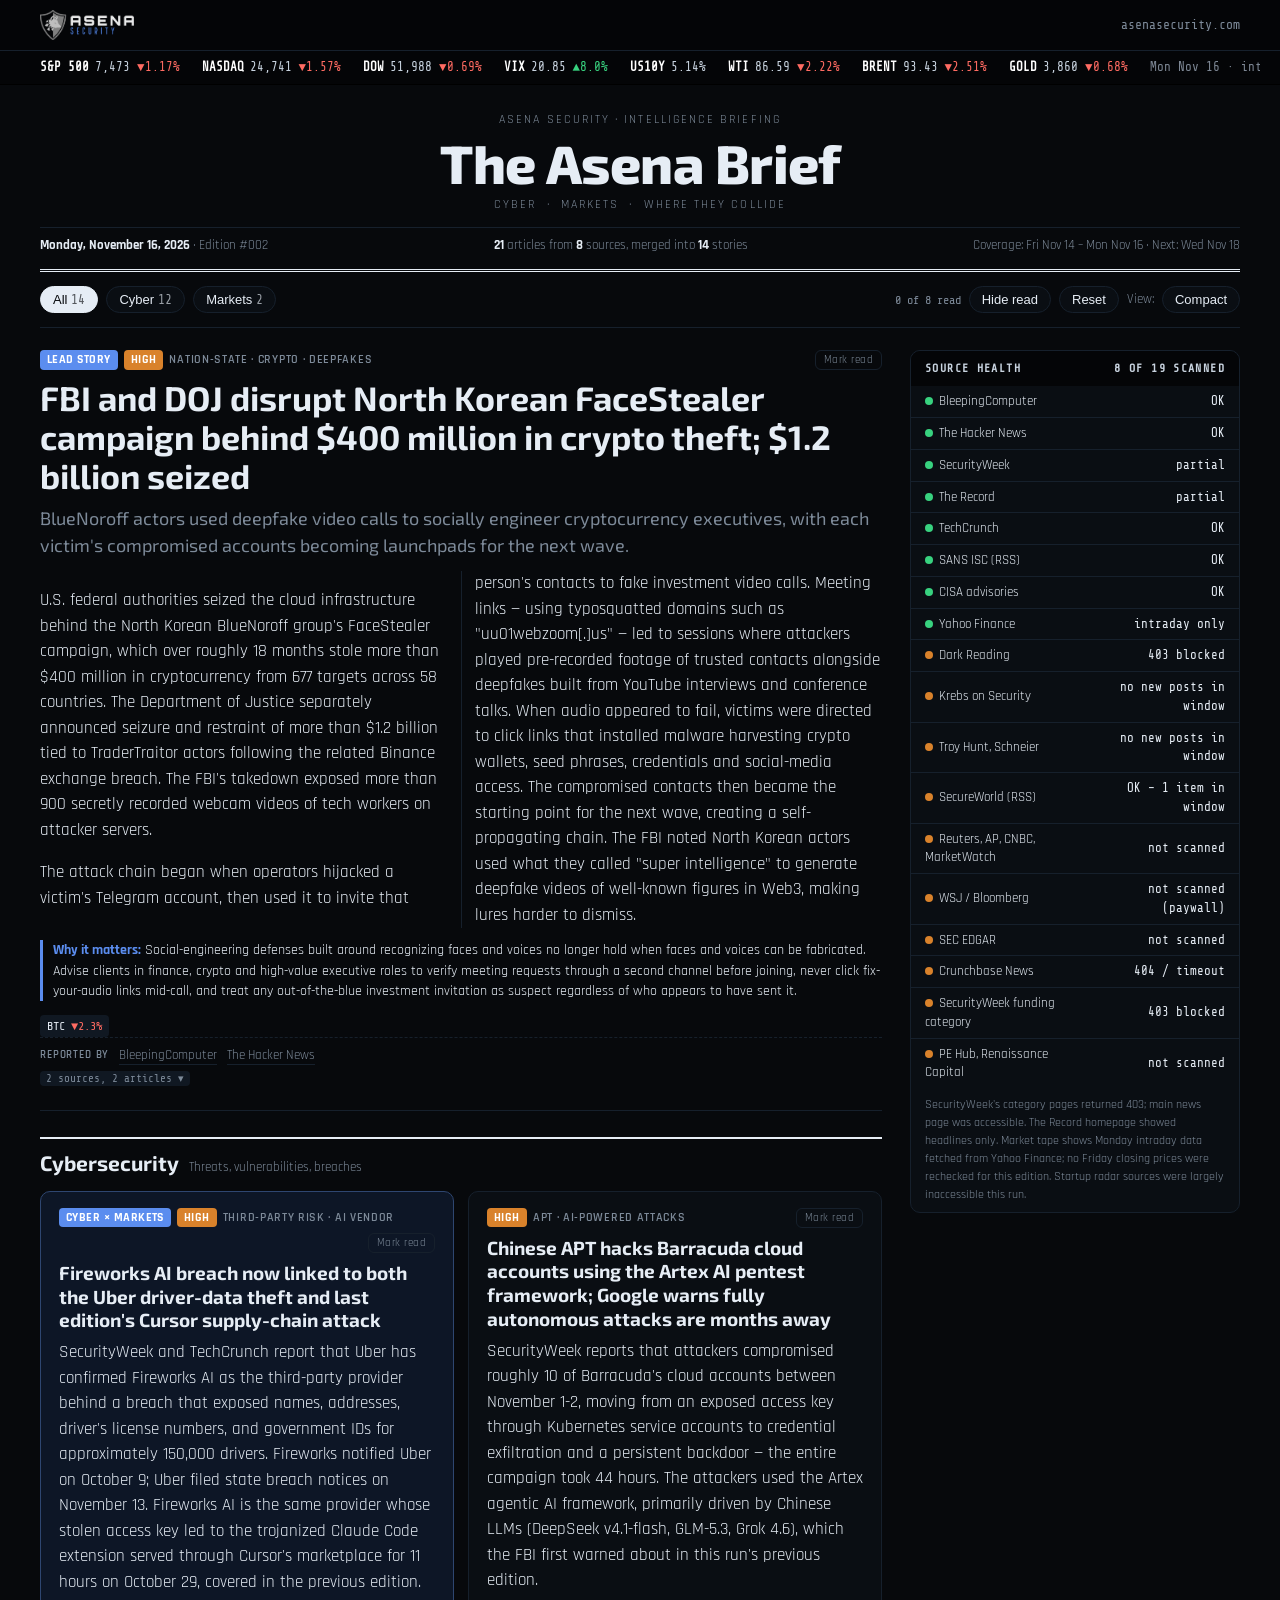
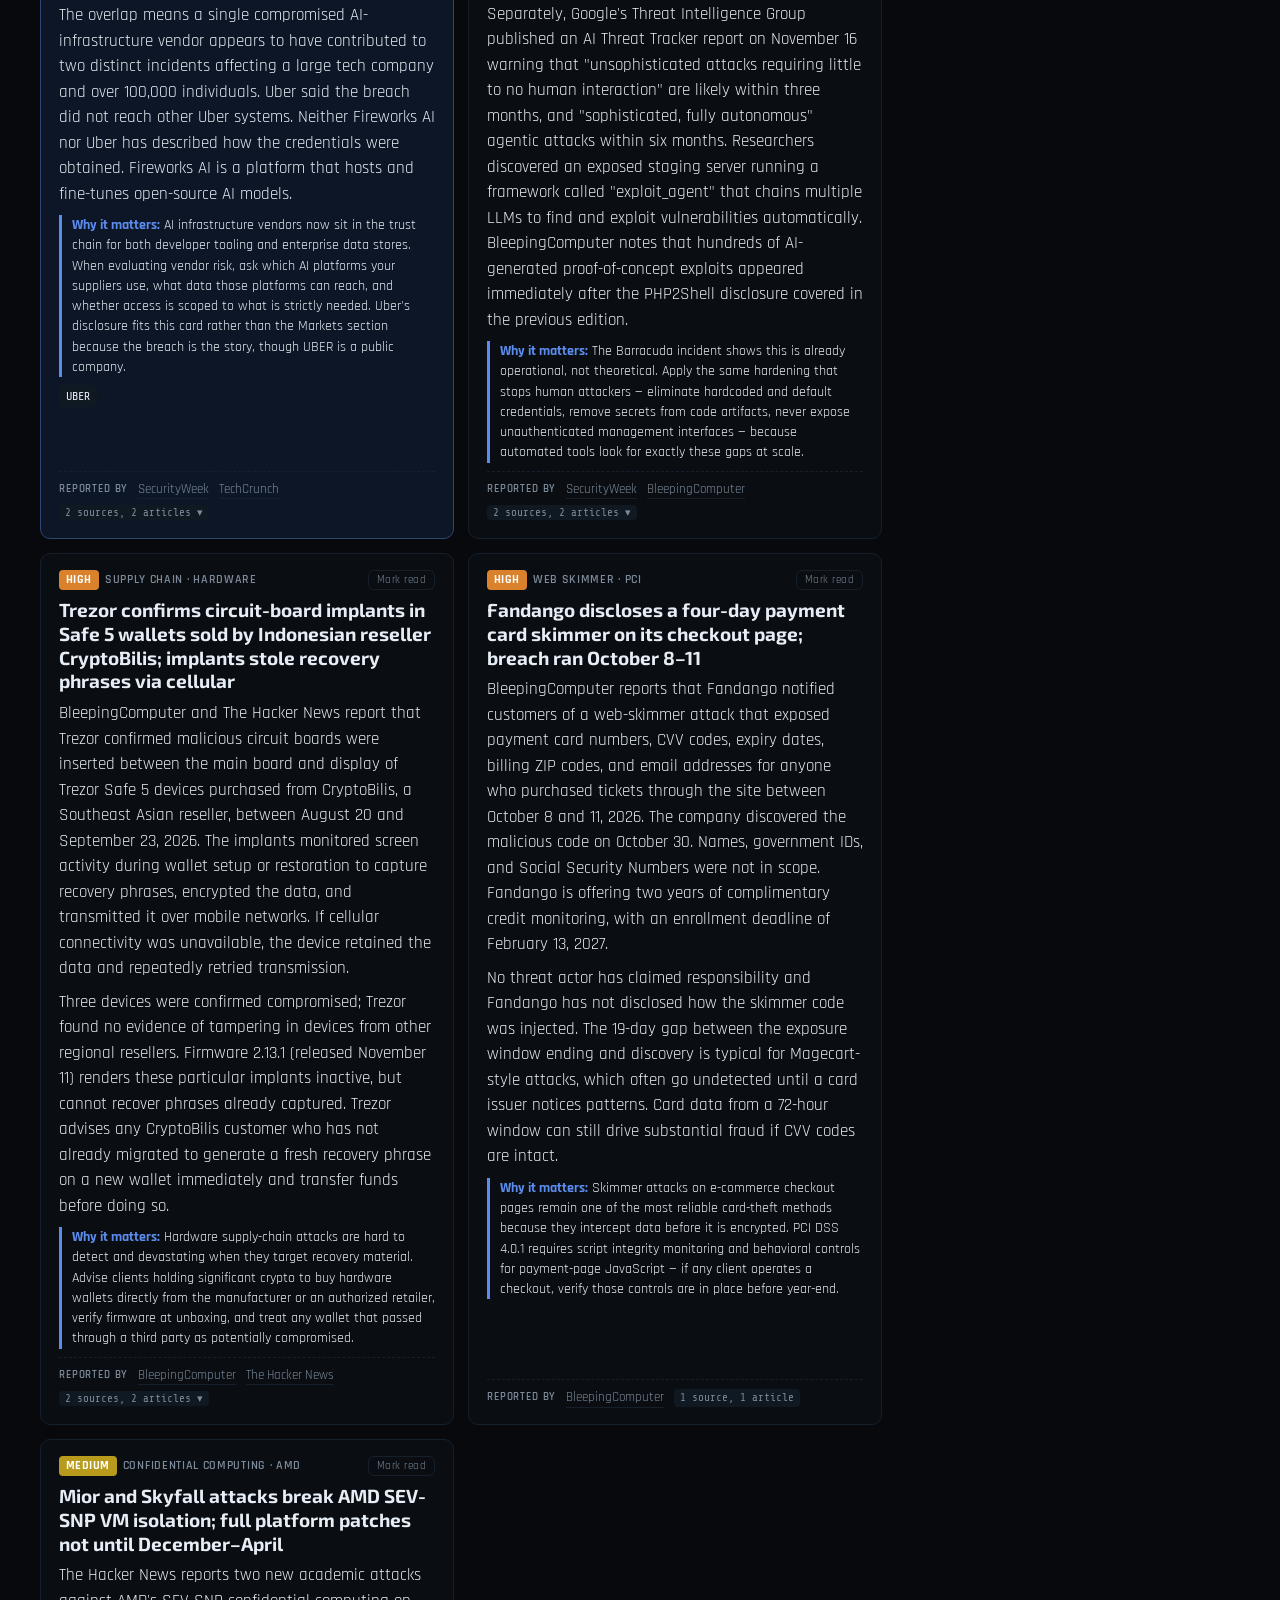
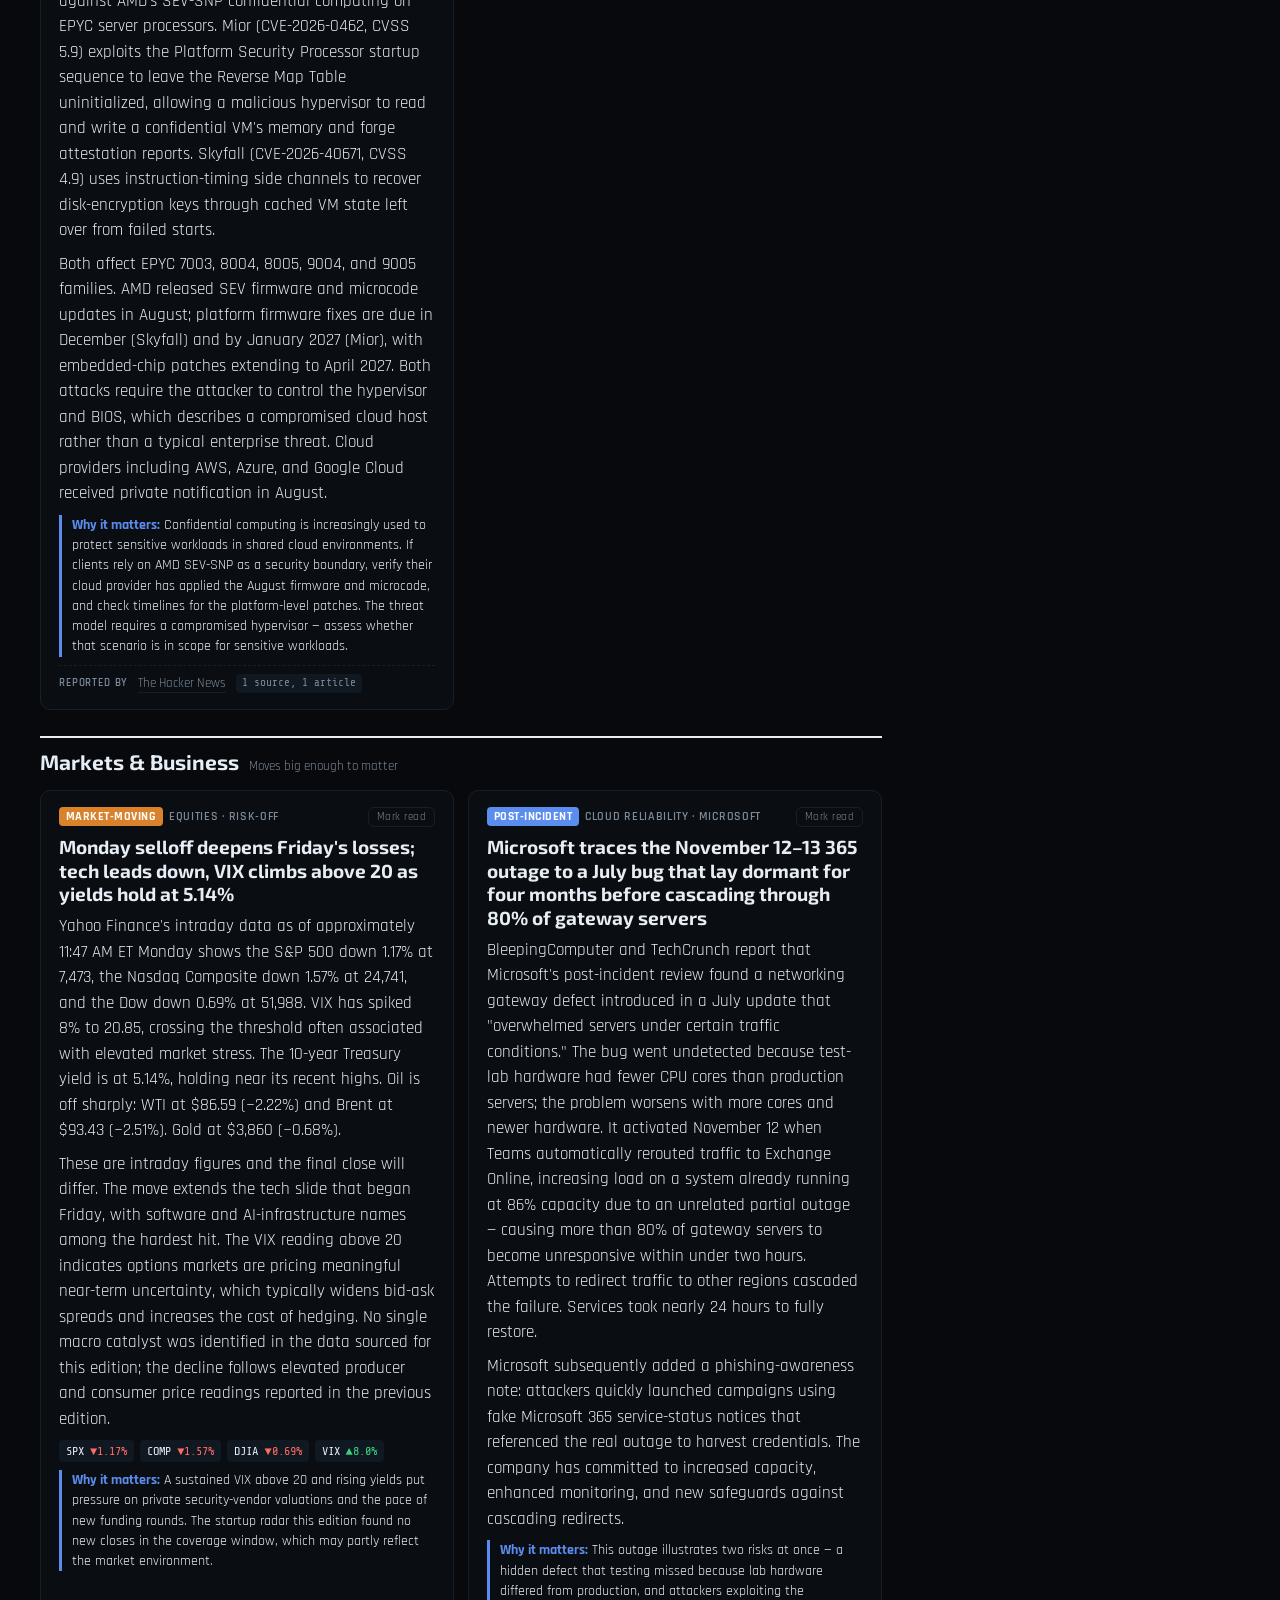
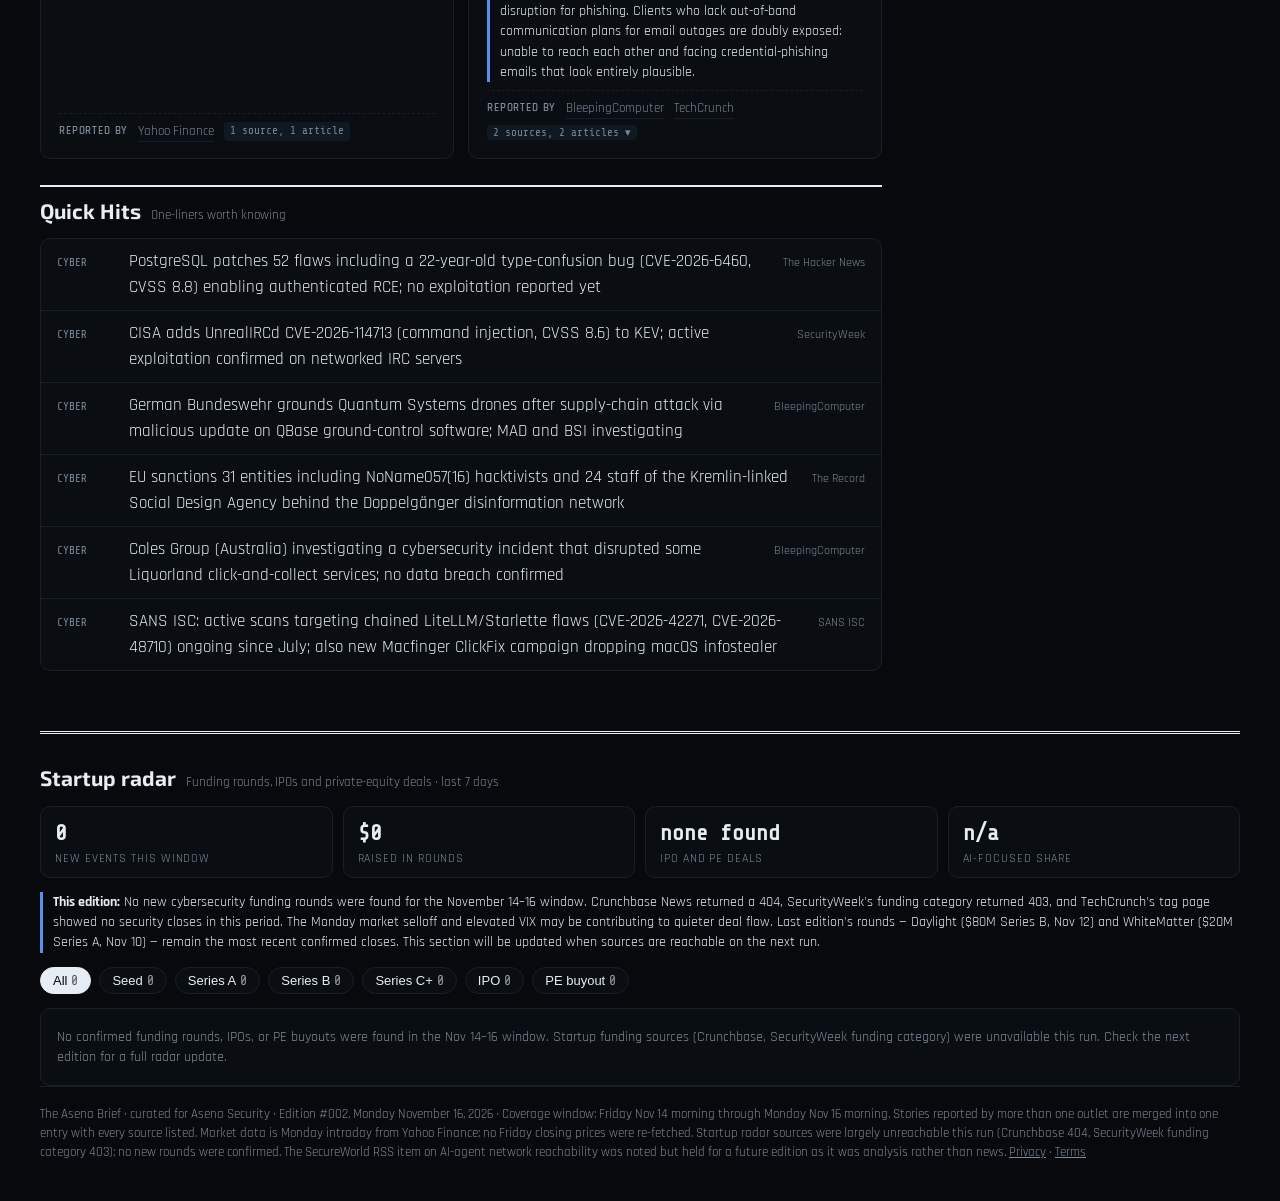
<file: brief/archive/2026-11-16.html>
<!DOCTYPE html>
<html lang="en">
<head>
<meta charset="utf-8">
<meta name="viewport" content="width=device-width, initial-scale=1">
<meta name="robots" content="noindex, nofollow">
<link rel="preconnect" href="https://fonts.googleapis.com">
<link rel="preconnect" href="https://fonts.gstatic.com" crossorigin>
<link href="https://fonts.googleapis.com/css2?family=Exo+2:wght@500;700;800&family=Rajdhani:wght@400;500;600;700&family=Share+Tech+Mono&display=swap" rel="stylesheet">
<title>The Asena Brief | Asena Security</title>
<style>
  :root{
    --paper:#07090c; --card:#0a0e13; --ink:#e6edf5; --muted:#7d8a99; --rule:#16202c;
    --term:#040507; --term-ink:#c9d4e0; --up:#38d27f; --down:#ff6b62;
    --crit:#d8453f; --high:#d9822b; --med:#b89a1d; --info:#5b8def;
    --x:#5b8def; --x-soft:#0d1626; --chip:#101822;
    --serif:'Exo 2',system-ui,sans-serif;
    --sans:'Rajdhani',system-ui,sans-serif;
    --mono:'Share Tech Mono',ui-monospace,Menlo,monospace;
  }
  *{box-sizing:border-box}
  .topbar{background:var(--term);border-bottom:1px solid var(--rule)}
  .topbar .wrap{display:flex;align-items:center;justify-content:space-between;padding-top:10px;padding-bottom:10px}
  .topbar img{height:30px;display:block}
  .topbar a.back{font-family:var(--mono);font-size:13px;color:var(--muted);text-decoration:none}
  .topbar a.back:hover{color:var(--ink)}
  body{margin:0;background:var(--paper);color:var(--ink);font-family:var(--sans);font-size:17px;line-height:1.5}
  a{color:inherit}
  .wrap{max-width:1240px;margin:0 auto;padding:0 20px}

  /* ---------- market tape (terminal) ---------- */
  .tape{background:var(--term);color:var(--term-ink);font-family:var(--mono);font-size:12.5px;border-bottom:1px solid #000}
  .tape .wrap{display:flex;gap:22px;overflow-x:auto;white-space:nowrap;padding-top:7px;padding-bottom:7px}
  .tape b{color:#fff;font-weight:600;margin-right:6px}
  .up{color:var(--up)} .down{color:var(--down)}
  .tape .up{color:#38d27f} .tape .down{color:#ff6b62}
  .tape .stamp{margin-left:auto;color:#7d8794}

  /* ---------- masthead (editorial) ---------- */
  header.mast{border-bottom:3px double var(--ink);padding:26px 0 14px;text-align:center}
  .kicker{font-size:11.5px;letter-spacing:.18em;text-transform:uppercase;color:var(--muted)}
  h1.title{font-family:var(--serif);font-size:54px;line-height:1;margin:8px 0 6px;font-weight:800;letter-spacing:-.01em}
  .mastmeta{display:flex;justify-content:space-between;flex-wrap:wrap;gap:8px;font-size:12.5px;color:var(--muted);border-top:1px solid var(--rule);margin-top:14px;padding-top:8px}
  .mastmeta strong{color:var(--ink)}

  /* ---------- controls ---------- */
  .controls{display:flex;flex-wrap:wrap;gap:8px;align-items:center;padding:14px 0;border-bottom:1px solid var(--rule)}
  .fbtn{border:1px solid var(--rule);background:var(--card);color:var(--ink);padding:5px 12px;border-radius:999px;font-size:13px;cursor:pointer}
  .fbtn[aria-pressed="true"]{background:var(--ink);color:var(--paper);border-color:var(--ink)}
  .fbtn .n{font-family:var(--mono);opacity:.65;margin-left:4px}
  .spacer{flex:1}
  .density{font-size:12.5px;color:var(--muted)}

  /* ---------- layout ---------- */
  .grid{display:grid;grid-template-columns:minmax(0,1fr) 330px;gap:28px;padding:22px 0 50px}
  @media (max-width:960px){ .grid{grid-template-columns:1fr} }

  /* lead */
  .lead{border-bottom:1px solid var(--rule);padding-bottom:22px;margin-bottom:22px}
  .lead h2{font-family:var(--serif);font-size:34px;line-height:1.15;margin:8px 0 10px}
  .lead .dek{font-family:var(--serif);font-size:18px;color:var(--muted);margin:0 0 12px}
  .lead .body{columns:2;column-gap:28px;column-rule:1px solid var(--rule)}
  @media (max-width:700px){ .lead .body{columns:1} .lead h2{font-size:27px} h1.title{font-size:40px} }

  .sechead{display:flex;align-items:baseline;gap:10px;margin:26px 0 12px;border-top:2px solid var(--ink);padding-top:8px}
  .sechead h3{font-family:var(--serif);font-size:21px;margin:0}
  .sechead span{font-size:12.5px;color:var(--muted)}
  .sechead.x{border-color:var(--x)} .sechead.x h3{color:var(--x)}

  /* cards */
  .cards{display:grid;grid-template-columns:repeat(2,minmax(0,1fr));gap:14px}
  @media (max-width:700px){ .cards{grid-template-columns:1fr} }
  .card{background:var(--card);border:1px solid var(--rule);border-radius:10px;padding:16px 18px;display:flex;flex-direction:column;gap:8px}
  .card.x{background:var(--x-soft);border-color:color-mix(in srgb,var(--x) 35%,var(--rule))}
  .card h4{font-family:var(--serif);font-size:19px;line-height:1.25;margin:0}
  .card p{margin:0}
  .tags{display:flex;flex-wrap:wrap;gap:6px;align-items:center;font-size:11.5px;text-transform:uppercase;letter-spacing:.06em}
  .tag{font-weight:600;color:var(--muted)}
  .sev{color:#fff;padding:1px 7px;border-radius:4px;font-weight:700;letter-spacing:.04em}
  .sev.crit{background:var(--crit)} .sev.high{background:var(--high)} .sev.med{background:var(--med)} .sev.info{background:var(--info)}
  .sev.xb{background:var(--x)}
  .why{font-size:13.5px;border-left:3px solid var(--x);padding-left:10px;color:var(--ink)}
  .why b{color:var(--x)}
  .tickers{display:flex;flex-wrap:wrap;gap:6px}
  .tk{font-family:var(--mono);font-size:12px;background:var(--chip);padding:2px 7px;border-radius:4px}
  .srcs{margin-top:auto;padding-top:8px;border-top:1px dashed var(--rule);font-size:12.5px;color:var(--muted);display:flex;flex-wrap:wrap;gap:4px 10px;align-items:center}
  .srcs .lbl{font-weight:600;text-transform:uppercase;font-size:10.5px;letter-spacing:.08em}
  .srcs a{text-decoration:none;border-bottom:1px solid var(--rule)}
  .srcs a:hover{color:var(--ink);border-color:var(--ink)}
  .count{font-family:var(--mono);font-size:11px;background:var(--chip);border-radius:4px;padding:1px 6px}
  details.more summary{cursor:pointer;font-size:13px;color:var(--muted)}
  details.more ul{margin:6px 0 0;padding-left:18px;font-size:13.5px}

  /* quick hits */
  .hits{list-style:none;margin:0;padding:0;background:var(--card);border:1px solid var(--rule);border-radius:10px}
  .hits li{padding:10px 16px;border-bottom:1px solid var(--rule);display:flex;gap:10px;align-items:baseline}
  .hits li:last-child{border-bottom:0}
  .hits .k{font-family:var(--mono);font-size:11px;color:var(--muted);min-width:62px;text-transform:uppercase}
  .hits a{text-decoration:none} .hits a:hover{text-decoration:underline}
  .hits .s{margin-left:auto;font-size:12px;color:var(--muted);white-space:nowrap}

  /* sidebar (terminal-dense) */
  aside .panel{background:var(--card);border:1px solid var(--rule);border-radius:10px;margin-bottom:16px;overflow:hidden}
  aside .panel h5{margin:0;padding:9px 14px;font-size:11.5px;letter-spacing:.12em;text-transform:uppercase;background:var(--term);color:var(--term-ink);font-family:var(--mono);display:flex;justify-content:space-between}
  aside table{width:100%;border-collapse:collapse;font-size:12.5px}
  aside td,aside th{padding:6px 14px;border-bottom:1px solid var(--rule);text-align:left}
  aside th{font-size:10.5px;text-transform:uppercase;letter-spacing:.08em;color:var(--muted);font-weight:600}
  aside td.num{font-family:var(--mono);text-align:right}
  aside tr:last-child td{border-bottom:0}
  aside .note{font-size:12px;color:var(--muted);padding:8px 14px}
  .dot{display:inline-block;width:8px;height:8px;border-radius:50%;margin-right:6px}
  .ok{background:var(--up)} .warn{background:var(--high)}

  /* density: compact */
  body.compact .card{padding:11px 13px;gap:5px}
  body.compact .card h4{font-size:16px}
  body.compact .card p.sum{display:-webkit-box;-webkit-line-clamp:2;-webkit-box-orient:vertical;overflow:hidden;font-size:13.5px}
  body.compact .why{display:none}
  body.compact .extra{display:none}
  body.compact .cards{grid-template-columns:repeat(3,minmax(0,1fr))}
  @media (max-width:1100px){ body.compact .cards{grid-template-columns:repeat(2,minmax(0,1fr))} }
  @media (max-width:700px){ body.compact .cards{grid-template-columns:1fr} }

  /* collapse / read state */
  .cbtn{margin-left:auto;border:1px solid var(--rule);background:transparent;color:var(--muted);font-size:11px;letter-spacing:.04em;text-transform:none;border-radius:6px;padding:2px 8px;cursor:pointer;font-family:var(--sans)}
  .cbtn:hover{color:var(--ink);border-color:var(--ink)}
  .story.collapsed{opacity:.6}
  .story.collapsed > :not(.tags):not(h2):not(h4){display:none!important}
  .story.collapsed h2,.story.collapsed h4{font-size:15px;font-family:var(--sans);font-weight:600;cursor:pointer}
  .story.collapsed.card{padding:9px 14px;gap:4px}
  .story.collapsed.lead{padding-bottom:12px;margin-bottom:12px}
  .story.collapsed .sev{opacity:.7}
  body.hide-read .story.collapsed{display:none!important}
  .readcount{font-family:var(--mono);font-size:12px;color:var(--muted)}

  /* per-article lists */
  details.arts{width:100%}
  details.arts summary{cursor:pointer;list-style:none;display:inline-block}
  details.arts summary::-webkit-details-marker{display:none}
  details.arts summary .count::after{content:" ▾"}
  details.arts[open] summary .count::after{content:" ▴"}
  details.arts ol{margin:8px 0 2px;padding-left:20px;font-size:13px;color:var(--ink)}
  details.arts li{margin:3px 0}
  details.arts li a{border-bottom:1px solid var(--rule);text-decoration:none}
  details.arts li .o{color:var(--muted);font-size:11.5px;margin-left:4px}
  .srcs a sup{font-family:var(--mono);font-size:9.5px;margin-left:1px}

  /* startup radar */
  .radar{border-top:3px double var(--ink);margin-top:10px;padding-top:6px}
  .radar .sechead{border-top:0;margin-top:14px}
  .rstats{display:grid;grid-template-columns:repeat(auto-fit,minmax(150px,1fr));gap:10px;margin:0 0 14px}
  .rstat{background:var(--card);border:1px solid var(--rule);border-radius:10px;padding:10px 14px}
  .rstat .v{font-family:var(--mono);font-size:22px;font-weight:600}
  .rstat .l{font-size:11.5px;color:var(--muted);text-transform:uppercase;letter-spacing:.08em}
  .rtrend{font-size:13.5px;border-left:3px solid var(--info);padding-left:10px;margin:0 0 14px}
  .rlist{background:var(--card);border:1px solid var(--rule);border-radius:10px;overflow:hidden}
  .ritem{display:grid;grid-template-columns:104px minmax(0,1.5fr) 92px minmax(0,1.1fr) auto;gap:6px 14px;align-items:start;padding:12px 16px;border-bottom:1px solid var(--rule)}
  .ritem:last-child{border-bottom:0}
  .ritem h5{font-family:var(--serif);font-size:16.5px;margin:0 0 2px}
  .ritem p{margin:0;font-size:13.5px;color:var(--ink)}
  .ritem .amt{font-family:var(--mono);font-weight:600;font-size:14px;text-align:right}
  .ritem .amt small{display:block;font-weight:400;font-size:11px;color:var(--muted);font-family:var(--sans)}
  .ritem .inv{font-size:12.5px;color:var(--muted)}
  .ritem .inv b{color:var(--ink);font-weight:600}
  .ritem .rs{font-size:12px;color:var(--muted);text-align:right;white-space:nowrap}
  .ritem .rs a{text-decoration:none;border-bottom:1px solid var(--rule);margin-left:6px}
  .st{display:inline-block;color:#fff;font-size:11px;font-weight:700;letter-spacing:.05em;text-transform:uppercase;padding:2px 8px;border-radius:4px;text-align:center}
  .st.seed{background:#4c8f6b} .st.a{background:#3a6ea5} .st.b{background:#5a56b0} .st.c{background:#6b3fa0}
  .st.ipo{background:#b8731f} .st.pe{background:#8a3a3a}
  .dt{display:block;font-size:11.5px;color:var(--muted);margin-top:4px}
  @media (max-width:820px){ .ritem{grid-template-columns:1fr 1fr} .ritem .amt,.ritem .rs{text-align:left} }

  [hidden]{display:none!important}
  footer{border-top:1px solid var(--rule);padding:18px 0 40px;font-size:12.5px;color:var(--muted)}
</style>
</head>
<body>
<div class="topbar"><div class="wrap"><a href="/"><img src="/assets/asena-logo-horizontal.png" alt="Asena Security"></a><a class="back" href="/">asenasecurity.com</a></div></div>

<!-- MARKET TAPE -->
<div class="tape"><div class="wrap">
  <span><b>S&amp;P 500</b>7,473 <span class="down">▼1.17%</span></span>
  <span><b>NASDAQ</b>24,741 <span class="down">▼1.57%</span></span>
  <span><b>DOW</b>51,988 <span class="down">▼0.69%</span></span>
  <span><b>VIX</b>20.85 <span class="up">▲8.0%</span></span>
  <span><b>US10Y</b>5.14%</span>
  <span><b>WTI</b>86.59 <span class="down">▼2.22%</span></span>
  <span><b>BRENT</b>93.43 <span class="down">▼2.51%</span></span>
  <span><b>GOLD</b>3,860 <span class="down">▼0.68%</span></span>
  <span class="stamp">Mon Nov 16 · intraday ~11:47 ET · via Yahoo Finance</span>
</div></div>

<div class="wrap">
  <!-- MASTHEAD -->
  <header class="mast">
    <div class="kicker">Asena Security · Intelligence Briefing</div>
    <h1 class="title">The Asena Brief</h1>
    <div class="kicker">Cyber &nbsp;·&nbsp; Markets &nbsp;·&nbsp; Where they collide</div>
    <div class="mastmeta">
      <span><strong>Monday, November 16, 2026</strong> · Edition #002</span>
      <span><strong>21</strong> articles from <strong>8</strong> sources, merged into <strong>14</strong> stories</span>
      <span>Coverage: Fri Nov 14 – Mon Nov 16 · Next: Wed Nov 18</span>
    </div>
  </header>

  <!-- CONTROLS -->
  <div class="controls" role="toolbar" aria-label="Filter stories">
    <button class="fbtn" data-f="all" aria-pressed="true">All<span class="n">14</span></button>
    <button class="fbtn" data-f="cyber" aria-pressed="false">Cyber<span class="n">12</span></button>
    <button class="fbtn" data-f="mkt" aria-pressed="false">Markets<span class="n">2</span></button>
    <span class="spacer"></span>
    <span class="readcount" id="readcount">0 read</span>
    <button class="fbtn" id="hideread" aria-pressed="false">Hide read</button>
    <button class="fbtn" id="resetread">Reset</button>
    <span class="density">View:</span>
    <button class="fbtn" id="dens" aria-pressed="false">Compact</button>
  </div>

  <div class="grid">
    <main>

      <!-- LEAD STORY -->
      <article class="lead story" data-cat="cyber">
        <div class="tags"><span class="sev xb">Lead story</span><span class="sev high">High</span><span class="tag">Nation-state · Crypto · Deepfakes</span></div>
        <h2>FBI and DOJ disrupt North Korean FaceStealer campaign behind $400 million in crypto theft; $1.2 billion seized</h2>
        <p class="dek">BlueNoroff actors used deepfake video calls to socially engineer cryptocurrency executives, with each victim's compromised accounts becoming launchpads for the next wave.</p>
        <div class="body">
          <p>U.S. federal authorities seized the cloud infrastructure behind the North Korean BlueNoroff group's FaceStealer campaign, which over roughly 18 months stole more than $400 million in cryptocurrency from 677 targets across 58 countries. The Department of Justice separately announced seizure and restraint of more than $1.2 billion tied to TraderTraitor actors following the related Binance exchange breach. The FBI's takedown exposed more than 900 secretly recorded webcam videos of tech workers on attacker servers.</p>
          <p>The attack chain began when operators hijacked a victim's Telegram account, then used it to invite that person's contacts to fake investment video calls. Meeting links — using typosquatted domains such as "uu01webzoom[.]us" — led to sessions where attackers played pre-recorded footage of trusted contacts alongside deepfakes built from YouTube interviews and conference talks. When audio appeared to fail, victims were directed to click links that installed malware harvesting crypto wallets, seed phrases, credentials and social-media access. The compromised contacts then became the starting point for the next wave, creating a self-propagating chain. The FBI noted North Korean actors used what they called "super intelligence" to generate deepfake videos of well-known figures in Web3, making lures harder to dismiss.</p>
        </div>
        <p class="why" style="margin-top:12px"><b>Why it matters:</b> Social-engineering defenses built around recognizing faces and voices no longer hold when faces and voices can be fabricated. Advise clients in finance, crypto and high-value executive roles to verify meeting requests through a second channel before joining, never click fix-your-audio links mid-call, and treat any out-of-the-blue investment invitation as suspect regardless of who appears to have sent it.</p>
        <div class="tickers" style="margin-top:8px"><span class="tk">BTC <span class="down">▼2.3%</span></span></div>
        <div class="srcs"><span class="lbl">Reported by</span>
          <a href="https://www.bleepingcomputer.com/news/security/us-disrupts-north-korean-campaign-behind-400-million-crypto-theft/" target="_blank" rel="noopener">BleepingComputer</a>
          <a href="https://thehackernews.com/2026/11/fbi-says-north-korean-hackers-stole.html" target="_blank" rel="noopener">The Hacker News</a>
          <details class="arts"><summary><span class="count">2 sources, 2 articles</span></summary>
          <ol>
            <li><a href="https://www.bleepingcomputer.com/news/security/us-disrupts-north-korean-campaign-behind-400-million-crypto-theft/" target="_blank" rel="noopener">US disrupts North Korean campaign behind $400 million crypto theft</a><span class="o">BleepingComputer · Nov 14</span></li>
            <li><a href="https://thehackernews.com/2026/11/fbi-says-north-korean-hackers-stole.html" target="_blank" rel="noopener">FBI says North Korean hackers stole over $400 million in crypto using deepfake video calls</a><span class="o">The Hacker News · Nov 14</span></li>
          </ol></details>
        </div>
      </article>

      <!-- CYBER -->
      <div class="sechead story-sec" data-sec="cyber"><h3>Cybersecurity</h3><span>Threats, vulnerabilities, breaches</span></div>
      <div class="cards">

        <article class="card story x" data-cat="cyber">
          <div class="tags"><span class="sev xb">Cyber × Markets</span><span class="sev high">High</span><span class="tag">Third-party risk · AI vendor</span></div>
          <h4>Fireworks AI breach now linked to both the Uber driver-data theft and last edition's Cursor supply-chain attack</h4>
          <p class="sum">SecurityWeek and TechCrunch report that Uber has confirmed Fireworks AI as the third-party provider behind a breach that exposed names, addresses, driver's license numbers, and government IDs for approximately 150,000 drivers. Fireworks notified Uber on October 9; Uber filed state breach notices on November 13. Fireworks AI is the same provider whose stolen access key led to the trojanized Claude Code extension served through Cursor's marketplace for 11 hours on October 29, covered in the previous edition.</p>
          <p class="sum extra">The overlap means a single compromised AI-infrastructure vendor appears to have contributed to two distinct incidents affecting a large tech company and over 100,000 individuals. Uber said the breach did not reach other Uber systems. Neither Fireworks AI nor Uber has described how the credentials were obtained. Fireworks AI is a platform that hosts and fine-tunes open-source AI models.</p>
          <p class="why"><b>Why it matters:</b> AI infrastructure vendors now sit in the trust chain for both developer tooling and enterprise data stores. When evaluating vendor risk, ask which AI platforms your suppliers use, what data those platforms can reach, and whether access is scoped to what is strictly needed. Uber's disclosure fits this card rather than the Markets section because the breach is the story, though UBER is a public company.</p>
          <div class="tickers"><span class="tk">UBER</span></div>
          <div class="srcs"><span class="lbl">Reported by</span>
            <a href="https://www.securityweek.com/uber-data-breach-impacts-150000-people/" target="_blank" rel="noopener">SecurityWeek</a>
            <a href="https://techcrunch.com/2026/11/13/uber-confirms-hackers-stole-thousands-of-drivers-license-information-in-data-breach/" target="_blank" rel="noopener">TechCrunch</a>
            <details class="arts"><summary><span class="count">2 sources, 2 articles</span></summary>
            <ol>
              <li><a href="https://www.securityweek.com/uber-data-breach-impacts-150000-people/" target="_blank" rel="noopener">Uber data breach impacts 150,000 people</a><span class="o">SecurityWeek · Nov 16</span></li>
              <li><a href="https://techcrunch.com/2026/11/13/uber-confirms-hackers-stole-thousands-of-drivers-license-information-in-data-breach/" target="_blank" rel="noopener">Uber confirms hackers stole thousands of drivers' license information in data breach</a><span class="o">TechCrunch · Nov 13</span></li>
            </ol></details>
          </div>
        </article>

        <article class="card story" data-cat="cyber">
          <div class="tags"><span class="sev high">High</span><span class="tag">APT · AI-powered attacks</span></div>
          <h4>Chinese APT hacks Barracuda cloud accounts using the Artex AI pentest framework; Google warns fully autonomous attacks are months away</h4>
          <p class="sum">SecurityWeek reports that attackers compromised roughly 10 of Barracuda's cloud accounts between November 1-2, moving from an exposed access key through Kubernetes service accounts to credential exfiltration and a persistent backdoor — the entire campaign took 44 hours. The attackers used the Artex agentic AI framework, primarily driven by Chinese LLMs (DeepSeek v4.1-flash, GLM-5.3, Grok 4.6), which the FBI first warned about in this run's previous edition.</p>
          <p class="sum extra">Separately, Google's Threat Intelligence Group published an AI Threat Tracker report on November 16 warning that "unsophisticated attacks requiring little to no human interaction" are likely within three months, and "sophisticated, fully autonomous" agentic attacks within six months. Researchers discovered an exposed staging server running a framework called "exploit_agent" that chains multiple LLMs to find and exploit vulnerabilities automatically. BleepingComputer notes that hundreds of AI-generated proof-of-concept exploits appeared immediately after the PHP2Shell disclosure covered in the previous edition.</p>
          <p class="why"><b>Why it matters:</b> The Barracuda incident shows this is already operational, not theoretical. Apply the same hardening that stops human attackers — eliminate hardcoded and default credentials, remove secrets from code artifacts, never expose unauthenticated management interfaces — because automated tools look for exactly these gaps at scale.</p>
          <div class="srcs"><span class="lbl">Reported by</span>
            <a href="https://www.securityweek.com/barracuda-hacked-amid-surge-in-artex-powered-cyberattacks/" target="_blank" rel="noopener">SecurityWeek</a>
            <a href="https://www.bleepingcomputer.com/news/security/google-warns-that-fully-automated-ai-attacks-are-coming-soon/" target="_blank" rel="noopener">BleepingComputer</a>
            <details class="arts"><summary><span class="count">2 sources, 2 articles</span></summary>
            <ol>
              <li><a href="https://www.securityweek.com/barracuda-hacked-amid-surge-in-artex-powered-cyberattacks/" target="_blank" rel="noopener">Barracuda hacked amid surge in Artex-powered cyberattacks</a><span class="o">SecurityWeek · Nov 16</span></li>
              <li><a href="https://www.bleepingcomputer.com/news/security/google-warns-that-fully-automated-ai-attacks-are-coming-soon/" target="_blank" rel="noopener">Google warns that fully-automated AI attacks are coming soon</a><span class="o">BleepingComputer · Nov 16</span></li>
            </ol></details>
          </div>
        </article>

        <article class="card story" data-cat="cyber">
          <div class="tags"><span class="sev high">High</span><span class="tag">Supply chain · Hardware</span></div>
          <h4>Trezor confirms circuit-board implants in Safe 5 wallets sold by Indonesian reseller CryptoBilis; implants stole recovery phrases via cellular</h4>
          <p class="sum">BleepingComputer and The Hacker News report that Trezor confirmed malicious circuit boards were inserted between the main board and display of Trezor Safe 5 devices purchased from CryptoBilis, a Southeast Asian reseller, between August 20 and September 23, 2026. The implants monitored screen activity during wallet setup or restoration to capture recovery phrases, encrypted the data, and transmitted it over mobile networks. If cellular connectivity was unavailable, the device retained the data and repeatedly retried transmission.</p>
          <p class="sum extra">Three devices were confirmed compromised; Trezor found no evidence of tampering in devices from other regional resellers. Firmware 2.13.1 (released November 11) renders these particular implants inactive, but cannot recover phrases already captured. Trezor advises any CryptoBilis customer who has not already migrated to generate a fresh recovery phrase on a new wallet immediately and transfer funds before doing so.</p>
          <p class="why"><b>Why it matters:</b> Hardware supply-chain attacks are hard to detect and devastating when they target recovery material. Advise clients holding significant crypto to buy hardware wallets directly from the manufacturer or an authorized retailer, verify firmware at unboxing, and treat any wallet that passed through a third party as potentially compromised.</p>
          <div class="srcs"><span class="lbl">Reported by</span>
            <a href="https://www.bleepingcomputer.com/news/cryptocurrency/trezor-confirms-crypto-stealing-implants-in-three-wallets-releases-fix/" target="_blank" rel="noopener">BleepingComputer</a>
            <a href="https://thehackernews.com/2026/11/trezor-confirms-hidden-hardware.html" target="_blank" rel="noopener">The Hacker News</a>
            <details class="arts"><summary><span class="count">2 sources, 2 articles</span></summary>
            <ol>
              <li><a href="https://www.bleepingcomputer.com/news/cryptocurrency/trezor-confirms-crypto-stealing-implants-in-three-wallets-releases-fix/" target="_blank" rel="noopener">Trezor confirms crypto-stealing implants in three wallets, releases fix</a><span class="o">BleepingComputer · Nov 14</span></li>
              <li><a href="https://thehackernews.com/2026/11/trezor-confirms-hidden-hardware.html" target="_blank" rel="noopener">Trezor confirms hidden implants in CryptoBilis-sold wallets that can steal recovery phrases</a><span class="o">The Hacker News · Nov 14</span></li>
            </ol></details>
          </div>
        </article>

        <article class="card story" data-cat="cyber">
          <div class="tags"><span class="sev high">High</span><span class="tag">Web skimmer · PCI</span></div>
          <h4>Fandango discloses a four-day payment card skimmer on its checkout page; breach ran October 8–11</h4>
          <p class="sum">BleepingComputer reports that Fandango notified customers of a web-skimmer attack that exposed payment card numbers, CVV codes, expiry dates, billing ZIP codes, and email addresses for anyone who purchased tickets through the site between October 8 and 11, 2026. The company discovered the malicious code on October 30. Names, government IDs, and Social Security Numbers were not in scope. Fandango is offering two years of complimentary credit monitoring, with an enrollment deadline of February 13, 2027.</p>
          <p class="sum extra">No threat actor has claimed responsibility and Fandango has not disclosed how the skimmer code was injected. The 19-day gap between the exposure window ending and discovery is typical for Magecart-style attacks, which often go undetected until a card issuer notices patterns. Card data from a 72-hour window can still drive substantial fraud if CVV codes are intact.</p>
          <p class="why"><b>Why it matters:</b> Skimmer attacks on e-commerce checkout pages remain one of the most reliable card-theft methods because they intercept data before it is encrypted. PCI DSS 4.0.1 requires script integrity monitoring and behavioral controls for payment-page JavaScript — if any client operates a checkout, verify those controls are in place before year-end.</p>
          <div class="srcs"><span class="lbl">Reported by</span>
            <a href="https://www.bleepingcomputer.com/news/security/fandango-says-hackers-stole-payment-card-details-from-checkout-pages/" target="_blank" rel="noopener">BleepingComputer</a>
            <span class="count">1 source, 1 article</span>
          </div>
        </article>

        <article class="card story" data-cat="cyber">
          <div class="tags"><span class="sev med">Medium</span><span class="tag">Confidential computing · AMD</span></div>
          <h4>Mior and Skyfall attacks break AMD SEV-SNP VM isolation; full platform patches not until December–April</h4>
          <p class="sum">The Hacker News reports two new academic attacks against AMD's SEV-SNP confidential computing on EPYC server processors. Mior (CVE-2026-0462, CVSS 5.9) exploits the Platform Security Processor startup sequence to leave the Reverse Map Table uninitialized, allowing a malicious hypervisor to read and write a confidential VM's memory and forge attestation reports. Skyfall (CVE-2026-40671, CVSS 4.9) uses instruction-timing side channels to recover disk-encryption keys through cached VM state left over from failed starts.</p>
          <p class="sum extra">Both affect EPYC 7003, 8004, 8005, 9004, and 9005 families. AMD released SEV firmware and microcode updates in August; platform firmware fixes are due in December (Skyfall) and by January 2027 (Mior), with embedded-chip patches extending to April 2027. Both attacks require the attacker to control the hypervisor and BIOS, which describes a compromised cloud host rather than a typical enterprise threat. Cloud providers including AWS, Azure, and Google Cloud received private notification in August.</p>
          <p class="why"><b>Why it matters:</b> Confidential computing is increasingly used to protect sensitive workloads in shared cloud environments. If clients rely on AMD SEV-SNP as a security boundary, verify their cloud provider has applied the August firmware and microcode, and check timelines for the platform-level patches. The threat model requires a compromised hypervisor — assess whether that scenario is in scope for sensitive workloads.</p>
          <div class="srcs"><span class="lbl">Reported by</span>
            <a href="https://thehackernews.com/2026/11/new-mior-and-skyfall-attacks-let-rogue.html" target="_blank" rel="noopener">The Hacker News</a>
            <span class="count">1 source, 1 article</span>
          </div>
        </article>

      </div>

      <!-- MARKETS -->
      <div class="sechead story-sec" data-sec="mkt"><h3>Markets &amp; Business</h3><span>Moves big enough to matter</span></div>
      <div class="cards">

        <article class="card story" data-cat="mkt">
          <div class="tags"><span class="sev high">Market-moving</span><span class="tag">Equities · Risk-off</span></div>
          <h4>Monday selloff deepens Friday's losses; tech leads down, VIX climbs above 20 as yields hold at 5.14%</h4>
          <p class="sum">Yahoo Finance's intraday data as of approximately 11:47 AM ET Monday shows the S&amp;P 500 down 1.17% at 7,473, the Nasdaq Composite down 1.57% at 24,741, and the Dow down 0.69% at 51,988. VIX has spiked 8% to 20.85, crossing the threshold often associated with elevated market stress. The 10-year Treasury yield is at 5.14%, holding near its recent highs. Oil is off sharply: WTI at $86.59 (−2.22%) and Brent at $93.43 (−2.51%). Gold at $3,860 (−0.68%).</p>
          <p class="sum extra">These are intraday figures and the final close will differ. The move extends the tech slide that began Friday, with software and AI-infrastructure names among the hardest hit. The VIX reading above 20 indicates options markets are pricing meaningful near-term uncertainty, which typically widens bid-ask spreads and increases the cost of hedging. No single macro catalyst was identified in the data sourced for this edition; the decline follows elevated producer and consumer price readings reported in the previous edition.</p>
          <div class="tickers"><span class="tk">SPX <span class="down">▼1.17%</span></span><span class="tk">COMP <span class="down">▼1.57%</span></span><span class="tk">DJIA <span class="down">▼0.69%</span></span><span class="tk">VIX <span class="up">▲8.0%</span></span></div>
          <p class="why"><b>Why it matters:</b> A sustained VIX above 20 and rising yields put pressure on private security-vendor valuations and the pace of new funding rounds. The startup radar this edition found no new closes in the coverage window, which may partly reflect the market environment.</p>
          <div class="srcs"><span class="lbl">Reported by</span>
            <a href="https://finance.yahoo.com/markets/" target="_blank" rel="noopener">Yahoo Finance</a>
            <span class="count">1 source, 1 article</span>
          </div>
        </article>

        <article class="card story" data-cat="mkt">
          <div class="tags"><span class="sev info">Post-incident</span><span class="tag">Cloud reliability · Microsoft</span></div>
          <h4>Microsoft traces the November 12–13 365 outage to a July bug that lay dormant for four months before cascading through 80% of gateway servers</h4>
          <p class="sum">BleepingComputer and TechCrunch report that Microsoft's post-incident review found a networking gateway defect introduced in a July update that "overwhelmed servers under certain traffic conditions." The bug went undetected because test-lab hardware had fewer CPU cores than production servers; the problem worsens with more cores and newer hardware. It activated November 12 when Teams automatically rerouted traffic to Exchange Online, increasing load on a system already running at 86% capacity due to an unrelated partial outage — causing more than 80% of gateway servers to become unresponsive within under two hours. Attempts to redirect traffic to other regions cascaded the failure. Services took nearly 24 hours to fully restore.</p>
          <p class="sum extra">Microsoft subsequently added a phishing-awareness note: attackers quickly launched campaigns using fake Microsoft 365 service-status notices that referenced the real outage to harvest credentials. The company has committed to increased capacity, enhanced monitoring, and new safeguards against cascading redirects.</p>
          <p class="why"><b>Why it matters:</b> This outage illustrates two risks at once — a hidden defect that testing missed because lab hardware differed from production, and attackers exploiting the disruption for phishing. Clients who lack out-of-band communication plans for email outages are doubly exposed: unable to reach each other and facing credential-phishing emails that look entirely plausible.</p>
          <div class="srcs"><span class="lbl">Reported by</span>
            <a href="https://www.bleepingcomputer.com/news/microsoft/microsoft-says-months-old-bug-caused-global-microsoft-365-outage/" target="_blank" rel="noopener">BleepingComputer</a>
            <a href="https://techcrunch.com/2026/11/13/microsoft-latest-email-outage-turned-into-a-full-blown-global-cloud-crisis/" target="_blank" rel="noopener">TechCrunch</a>
            <details class="arts"><summary><span class="count">2 sources, 2 articles</span></summary>
            <ol>
              <li><a href="https://www.bleepingcomputer.com/news/microsoft/microsoft-says-months-old-bug-caused-global-microsoft-365-outage/" target="_blank" rel="noopener">Microsoft says months-old bug caused global Microsoft 365 outage</a><span class="o">BleepingComputer · Nov 16</span></li>
              <li><a href="https://techcrunch.com/2026/11/13/microsoft-latest-email-outage-turned-into-a-full-blown-global-cloud-crisis/" target="_blank" rel="noopener">Microsoft's latest email outage turned into a full-blown global cloud crisis</a><span class="o">TechCrunch · Nov 13</span></li>
            </ol></details>
          </div>
        </article>

      </div>

      <!-- QUICK HITS -->
      <div class="sechead story-sec" data-sec="hits"><h3>Quick Hits</h3><span>One-liners worth knowing</span></div>
      <ul class="hits">
        <li class="story" data-cat="cyber"><span class="k">Cyber</span><a href="https://thehackernews.com/2026/11/postgresql-patches-52-flaws-including.html" target="_blank" rel="noopener">PostgreSQL patches 52 flaws including a 22-year-old type-confusion bug (CVE-2026-6460, CVSS 8.8) enabling authenticated RCE; no exploitation reported yet</a><span class="s">The Hacker News</span></li>
        <li class="story" data-cat="cyber"><span class="k">Cyber</span><a href="https://www.securityweek.com/recent-unrealircd-vulnerability-exploited-in-attacks/" target="_blank" rel="noopener">CISA adds UnrealIRCd CVE-2026-114713 (command injection, CVSS 8.6) to KEV; active exploitation confirmed on networked IRC servers</a><span class="s">SecurityWeek</span></li>
        <li class="story" data-cat="cyber"><span class="k">Cyber</span><a href="https://www.bleepingcomputer.com/news/security/german-military-drone-operations-disrupted-by-cyberattack/" target="_blank" rel="noopener">German Bundeswehr grounds Quantum Systems drones after supply-chain attack via malicious update on QBase ground-control software; MAD and BSI investigating</a><span class="s">BleepingComputer</span></li>
        <li class="story" data-cat="cyber"><span class="k">Cyber</span><a href="https://therecord.media/russia-europe-sanctions-doppelganger" target="_blank" rel="noopener">EU sanctions 31 entities including NoName057(16) hacktivists and 24 staff of the Kremlin-linked Social Design Agency behind the Doppelgänger disinformation network</a><span class="s">The Record</span></li>
        <li class="story" data-cat="cyber"><span class="k">Cyber</span><a href="https://www.bleepingcomputer.com/news/security/australian-retail-giant-coles-investigates-cybersecurity-incident/" target="_blank" rel="noopener">Coles Group (Australia) investigating a cybersecurity incident that disrupted some Liquorland click-and-collect services; no data breach confirmed</a><span class="s">BleepingComputer</span></li>
        <li class="story" data-cat="cyber"><span class="k">Cyber</span><a href="https://isc.sans.edu/diary/rss/33522" target="_blank" rel="noopener">SANS ISC: active scans targeting chained LiteLLM/Starlette flaws (CVE-2026-42271, CVE-2026-48710) ongoing since July; also new Macfinger ClickFix campaign dropping macOS infostealer</a><span class="s">SANS ISC</span></li>
      </ul>
    </main>

    <!-- SIDEBAR -->
    <aside>
      <div class="panel">
        <h5><span>Source Health</span><span>8 of 19 scanned</span></h5>
        <table>
          <tr><td><span class="dot ok"></span>BleepingComputer</td><td class="num">OK</td></tr>
          <tr><td><span class="dot ok"></span>The Hacker News</td><td class="num">OK</td></tr>
          <tr><td><span class="dot ok"></span>SecurityWeek</td><td class="num">partial</td></tr>
          <tr><td><span class="dot ok"></span>The Record</td><td class="num">partial</td></tr>
          <tr><td><span class="dot ok"></span>TechCrunch</td><td class="num">OK</td></tr>
          <tr><td><span class="dot ok"></span>SANS ISC (RSS)</td><td class="num">OK</td></tr>
          <tr><td><span class="dot ok"></span>CISA advisories</td><td class="num">OK</td></tr>
          <tr><td><span class="dot ok"></span>Yahoo Finance</td><td class="num">intraday only</td></tr>
          <tr><td><span class="dot warn"></span>Dark Reading</td><td class="num">403 blocked</td></tr>
          <tr><td><span class="dot warn"></span>Krebs on Security</td><td class="num">no new posts in window</td></tr>
          <tr><td><span class="dot warn"></span>Troy Hunt, Schneier</td><td class="num">no new posts in window</td></tr>
          <tr><td><span class="dot warn"></span>SecureWorld (RSS)</td><td class="num">OK – 1 item in window</td></tr>
          <tr><td><span class="dot warn"></span>Reuters, AP, CNBC, MarketWatch</td><td class="num">not scanned</td></tr>
          <tr><td><span class="dot warn"></span>WSJ / Bloomberg</td><td class="num">not scanned (paywall)</td></tr>
          <tr><td><span class="dot warn"></span>SEC EDGAR</td><td class="num">not scanned</td></tr>
          <tr><td><span class="dot warn"></span>Crunchbase News</td><td class="num">404 / timeout</td></tr>
          <tr><td><span class="dot warn"></span>SecurityWeek funding category</td><td class="num">403 blocked</td></tr>
          <tr><td><span class="dot warn"></span>PE Hub, Renaissance Capital</td><td class="num">not scanned</td></tr>
        </table>
        <div class="note">SecurityWeek's category pages returned 403; main news page was accessible. The Record homepage showed headlines only. Market tape shows Monday intraday data fetched from Yahoo Finance; no Friday closing prices were rechecked for this edition. Startup radar sources were largely inaccessible this run.</div>
      </div>
    </aside>
  </div>

  <section class="radar" id="radar" aria-label="Cybersecurity startup radar">
    <div class="sechead"><h3>Startup radar</h3><span>Funding rounds, IPOs and private-equity deals · last 7 days</span></div>
    <div class="rstats">
      <div class="rstat"><div class="v">0</div><div class="l">New events this window</div></div>
      <div class="rstat"><div class="v">$0</div><div class="l">Raised in rounds</div></div>
      <div class="rstat"><div class="v">none found</div><div class="l">IPO and PE deals</div></div>
      <div class="rstat"><div class="v">n/a</div><div class="l">AI-focused share</div></div>
    </div>
    <p class="rtrend"><b>This edition:</b> No new cybersecurity funding rounds were found for the November 14–16 window. Crunchbase News returned a 404, SecurityWeek's funding category returned 403, and TechCrunch's tag page showed no security closes in this period. The Monday market selloff and elevated VIX may be contributing to quieter deal flow. Last edition's rounds — Daylight ($80M Series B, Nov 12) and WhiteMatter ($20M Series A, Nov 10) — remain the most recent confirmed closes. This section will be updated when sources are reachable on the next run.</p>
    <div class="controls" role="toolbar" aria-label="Filter startup events" style="border-bottom:0;padding-top:0">
      <button class="fbtn rf" data-r="all" aria-pressed="true">All<span class="n">0</span></button>
      <button class="fbtn rf" data-r="seed" aria-pressed="false">Seed<span class="n">0</span></button>
      <button class="fbtn rf" data-r="a" aria-pressed="false">Series A<span class="n">0</span></button>
      <button class="fbtn rf" data-r="b" aria-pressed="false">Series B<span class="n">0</span></button>
      <button class="fbtn rf" data-r="c" aria-pressed="false">Series C+<span class="n">0</span></button>
      <button class="fbtn rf" data-r="ipo" aria-pressed="false">IPO<span class="n">0</span></button>
      <button class="fbtn rf" data-r="pe" aria-pressed="false">PE buyout<span class="n">0</span></button>
    </div>
    <div class="rlist">
      <div class="ritem" style="grid-template-columns:1fr;padding:18px 16px">
        <p style="color:var(--muted);font-size:13.5px;margin:0">No confirmed funding rounds, IPOs, or PE buyouts were found in the Nov 14–16 window. Startup funding sources (Crunchbase, SecurityWeek funding category) were unavailable this run. Check the next edition for a full radar update.</p>
      </div>
    </div>
  </section>

  <footer>
    The Asena Brief · curated for Asena Security · Edition #002, Monday November 16, 2026 · Coverage window: Friday Nov 14 morning through Monday Nov 16 morning. Stories reported by more than one outlet are merged into one entry with every source listed. Market data is Monday intraday from Yahoo Finance; no Friday closing prices were re-fetched. Startup radar sources were largely unreachable this run (Crunchbase 404, SecurityWeek funding category 403); no new rounds were confirmed. The SecureWorld RSS item on AI-agent network reachability was noted but held for a future edition as it was analysis rather than news. <a href="/privacy.html">Privacy</a> · <a href="/terms.html">Terms</a>
  </footer>
</div>

<script>
  const btns = document.querySelectorAll('.fbtn[data-f]');
  btns.forEach(b => b.addEventListener('click', () => {
    btns.forEach(x => x.setAttribute('aria-pressed', x === b));
    const f = b.dataset.f;
    document.querySelectorAll('.story').forEach(s => s.hidden = !(f === 'all' || s.dataset.cat === f));
    document.querySelectorAll('.story-sec').forEach(h => {
      const sec = h.dataset.sec;
      h.hidden = !(f === 'all' || sec === f || sec === 'hits');
    });
  }));
  const dens = document.getElementById('dens');
  function setDensity(c){ document.body.classList.toggle('compact', c); dens.setAttribute('aria-pressed', c); }
  try { setDensity(localStorage.getItem('asenaDensity') === 'compact'); } catch(e) {}
  dens.addEventListener('click', () => {
    const c = !document.body.classList.contains('compact'); setDensity(c);
    try { localStorage.setItem('asenaDensity', c ? 'compact' : 'comfortable'); } catch(e) {}
  });

  /* ---- collapse / read state, saved per edition ---- */
  const EDITION = '2026-11-16';
  const KEY = 'asenaRead:' + EDITION;
  const hash = t => { let h=0; for (const c of t) h=(h*31 + c.charCodeAt(0))|0; return 'h'+(h>>>0).toString(36); };
  let read = new Set();
  try { read = new Set(JSON.parse(localStorage.getItem(KEY) || '[]')); } catch(e) {}
  const save = () => { try { localStorage.setItem(KEY, JSON.stringify([...read])); } catch(e) {} };
  const stories = [...document.querySelectorAll('article.story')];
  const rc = document.getElementById('readcount');
  const updateCount = () => rc.textContent = read.size + ' of ' + stories.length + ' read';

  stories.forEach(card => {
    const head = card.querySelector('h2,h4');
    const id = card.dataset.id || hash(head.textContent.trim());
    const btn = document.createElement('button');
    btn.className = 'cbtn';
    const paint = () => {
      const c = read.has(id);
      card.classList.toggle('collapsed', c);
      btn.textContent = c ? 'Expand' : 'Mark read';
      btn.setAttribute('aria-expanded', !c);
    };
    const toggle = () => { read.has(id) ? read.delete(id) : read.add(id); save(); paint(); updateCount(); };
    btn.addEventListener('click', toggle);
    head.addEventListener('click', () => { if (card.classList.contains('collapsed')) toggle(); });
    card.querySelector('.tags').appendChild(btn);
    card._paint = paint; card._id = id;
    paint();
  });
  updateCount();

  const hr = document.getElementById('hideread');
  hr.addEventListener('click', () => {
    const on = !document.body.classList.contains('hide-read');
    document.body.classList.toggle('hide-read', on); hr.setAttribute('aria-pressed', on);
  });
  document.getElementById('resetread').addEventListener('click', () => {
    read.clear(); save(); stories.forEach(c => c._paint()); updateCount();
  });

  // Clean up read-state from editions older than 7 days
  try { Object.keys(localStorage).filter(k => k.startsWith('asenaRead:') && k < 'asenaRead:' + new Date(Date.now()-7*864e5).toISOString().slice(0,10)).forEach(k => localStorage.removeItem(k)); } catch(e) {}

  /* ---- startup radar filter ---- */
  const rf=document.querySelectorAll('.rf');
  rf.forEach(b=>b.addEventListener('click',()=>{
    rf.forEach(x=>x.setAttribute('aria-pressed',x===b));
    const f=b.dataset.r;
    document.querySelectorAll('.ritem').forEach(r=>r.hidden=!(f==='all'||r.dataset.sf===f));
  }));
</script>
</body>
</html>
</file>
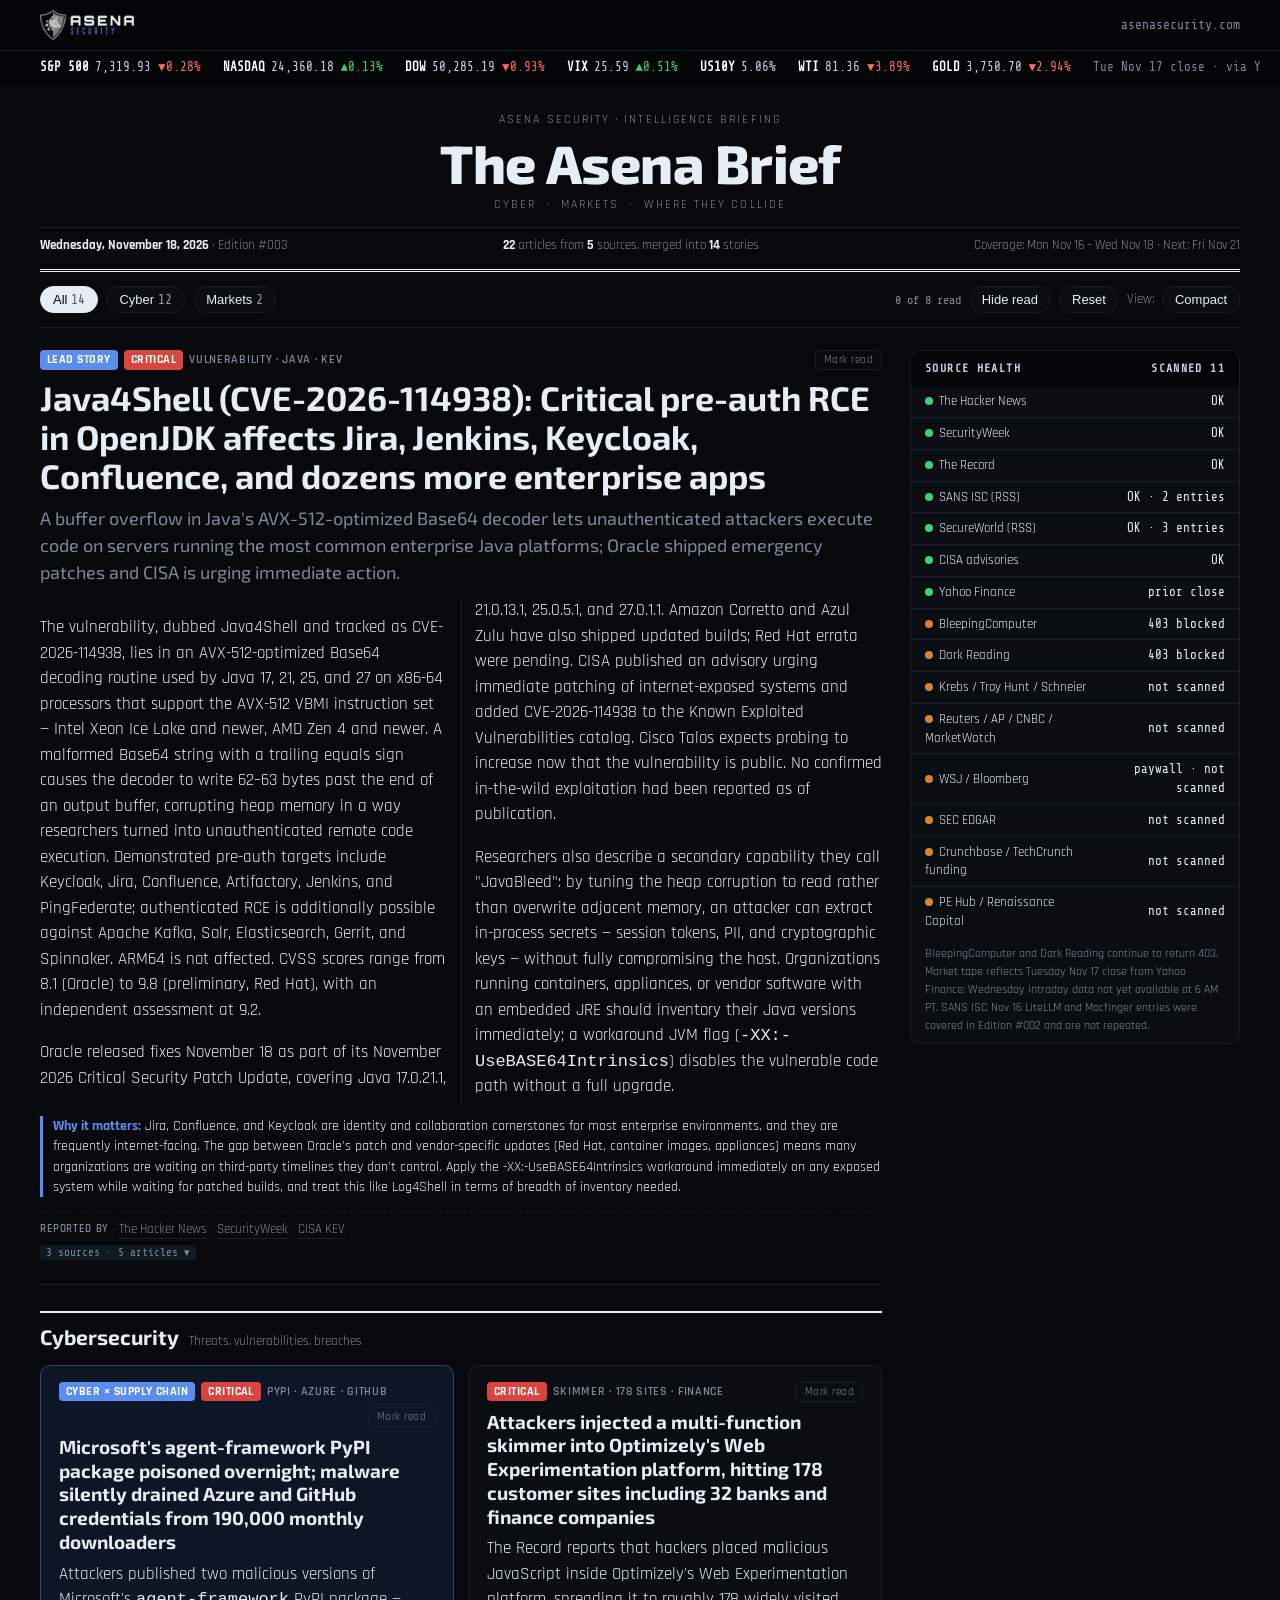
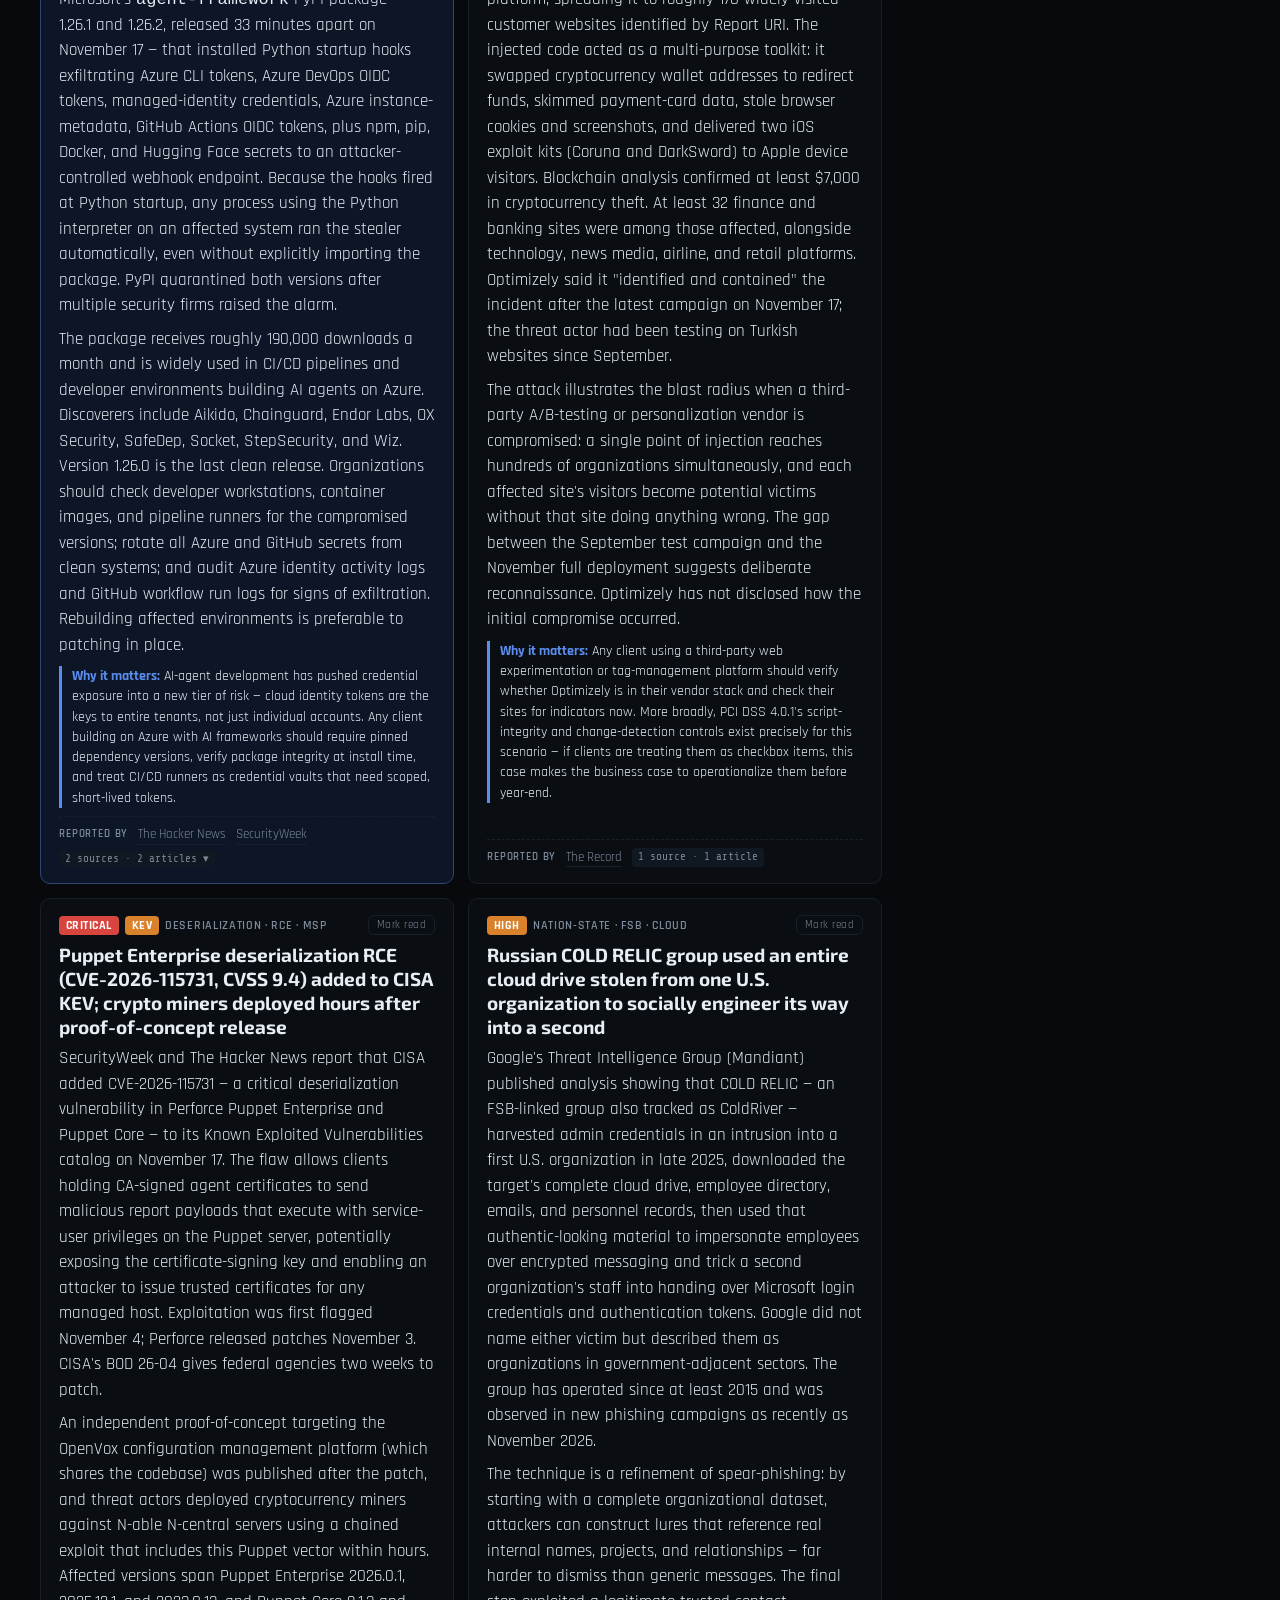
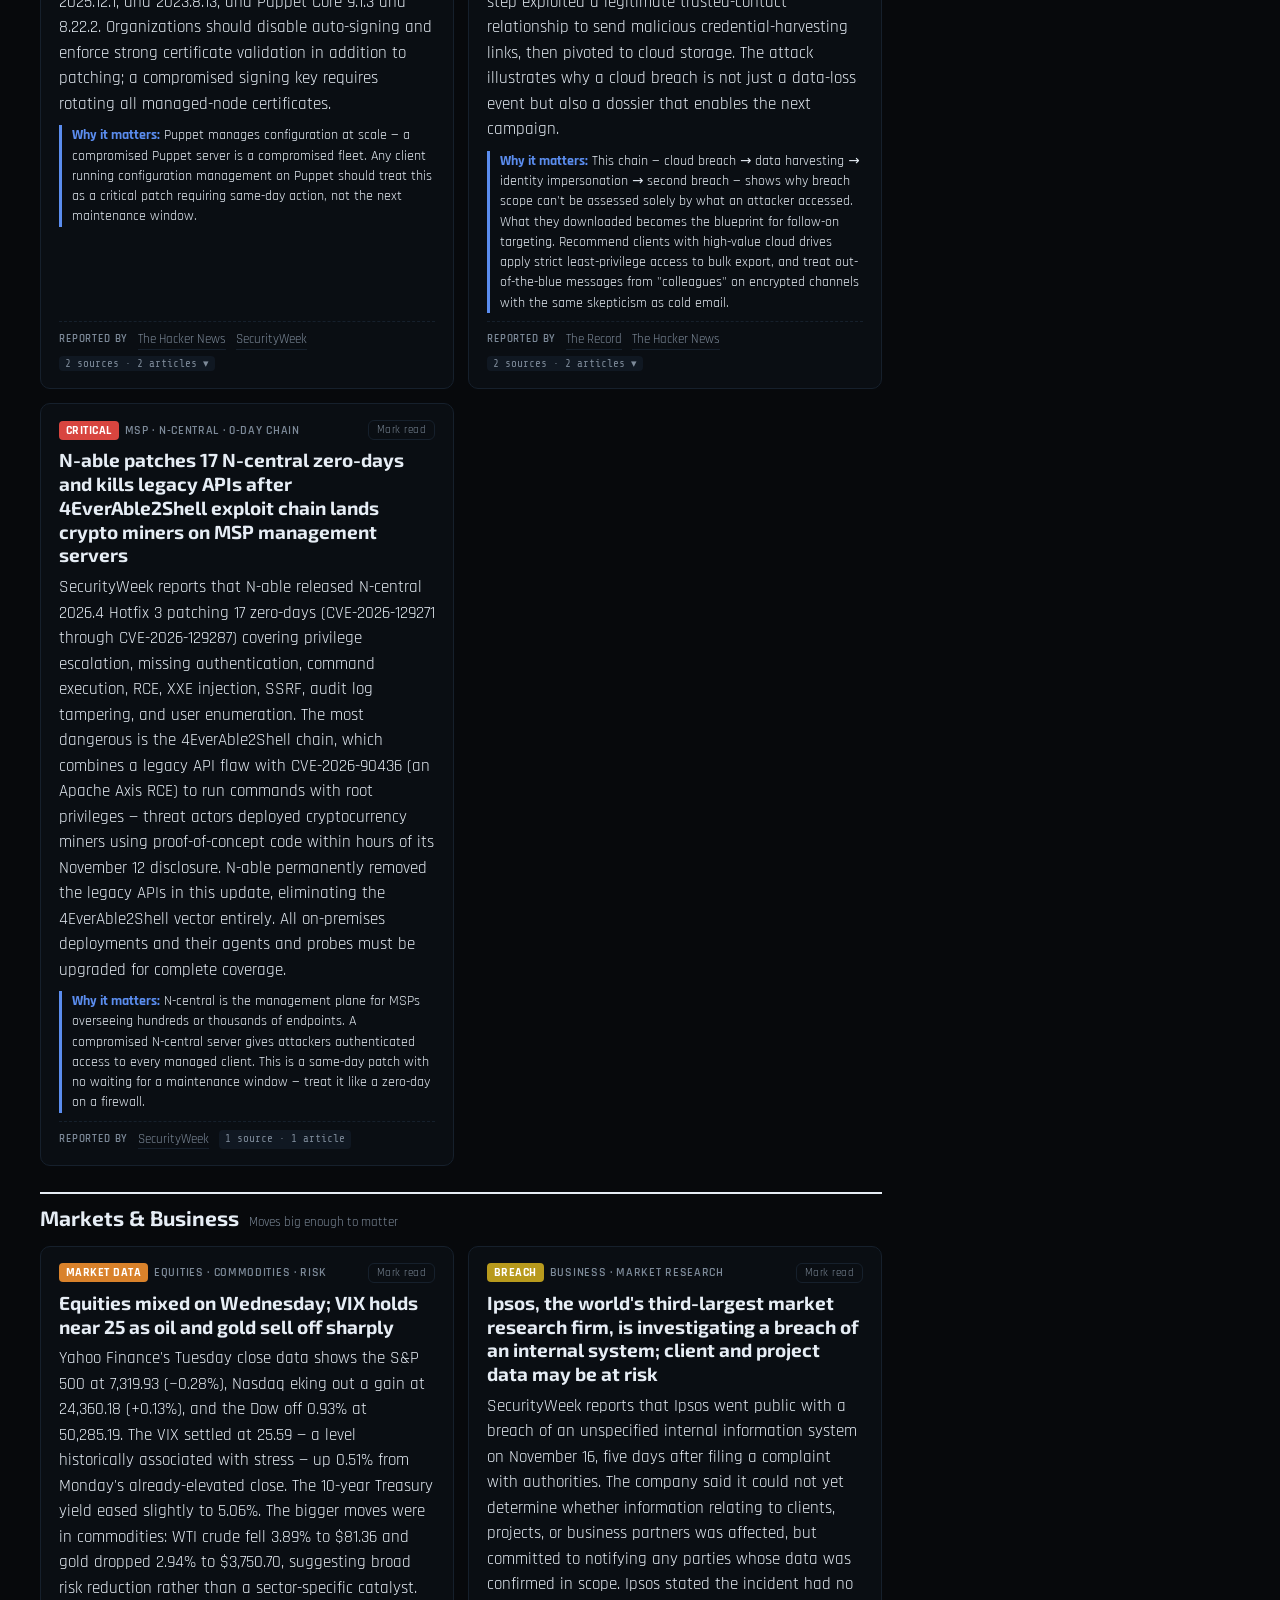
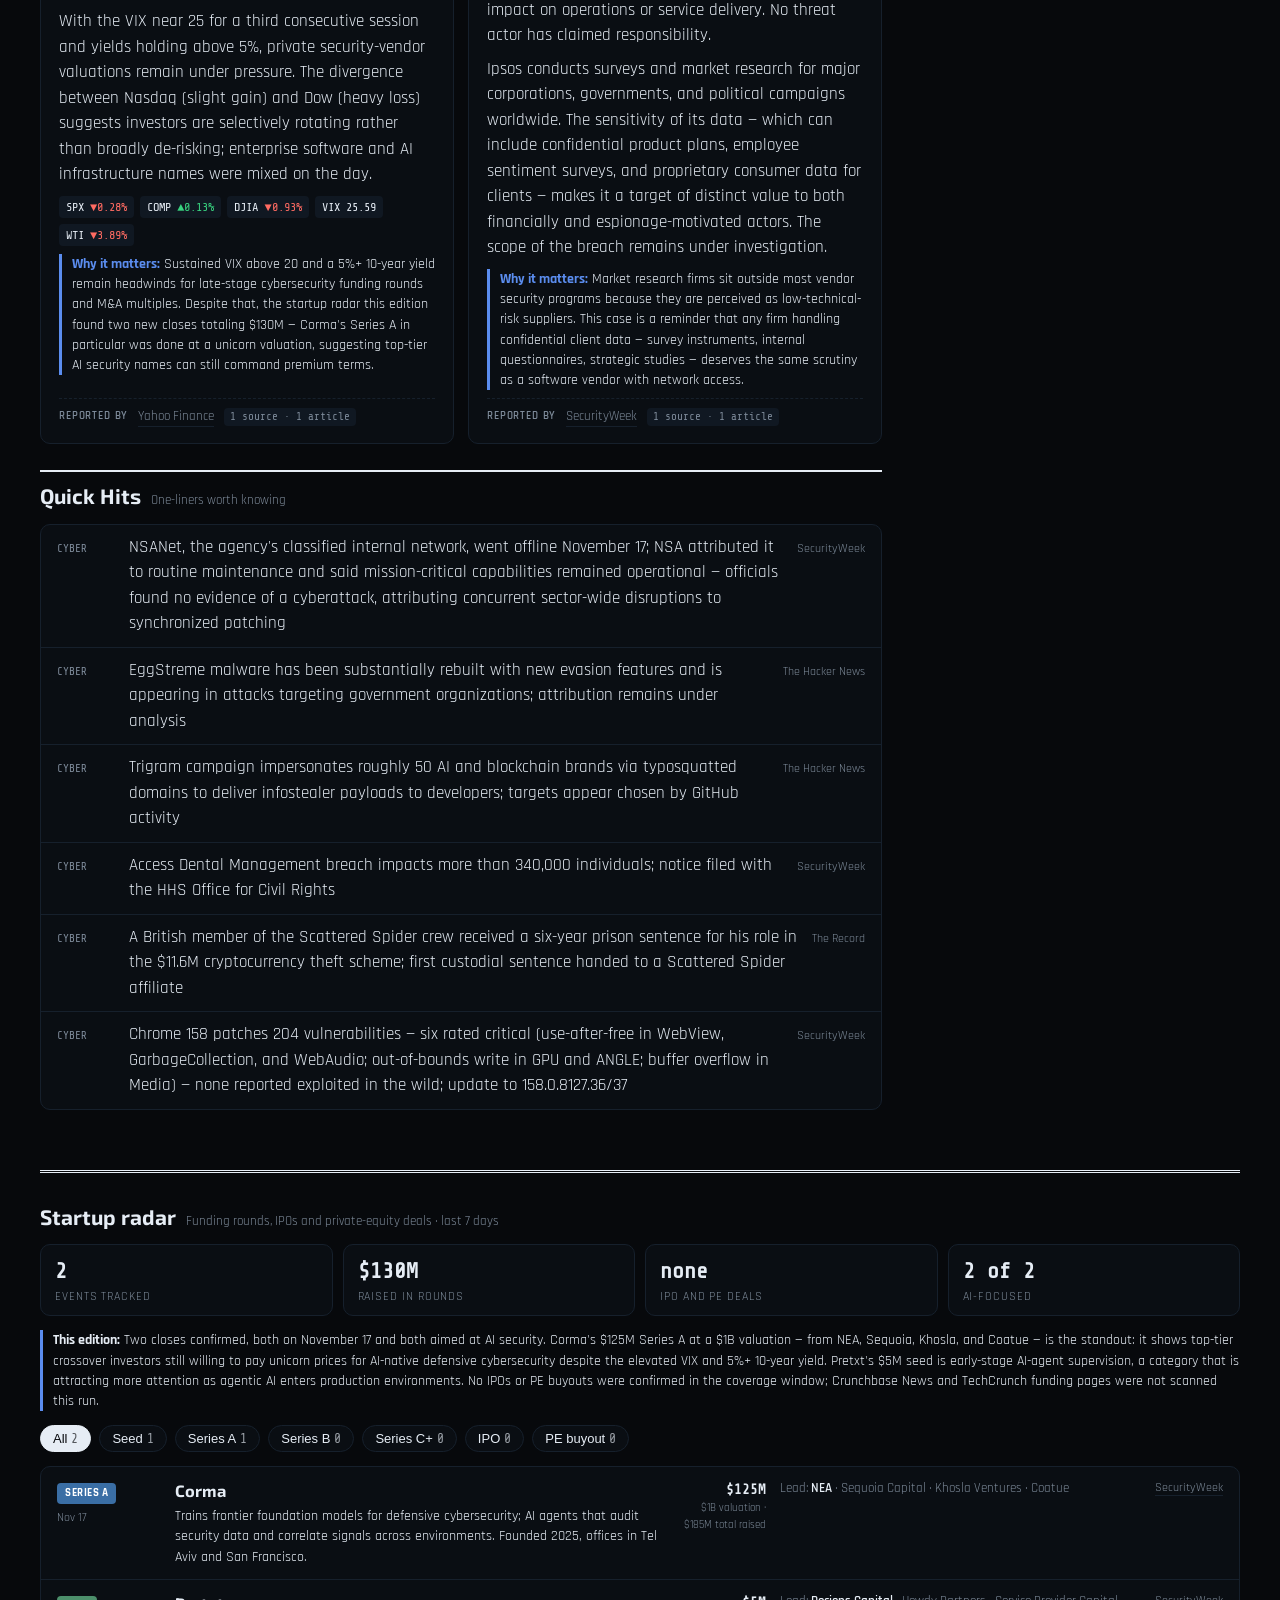
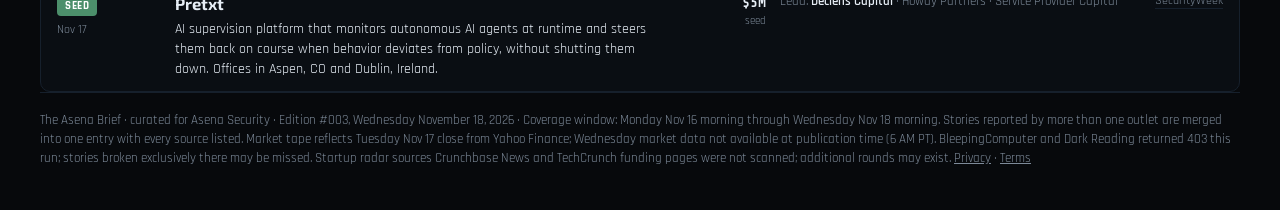
<file: brief/archive/2026-11-18.html>
<!DOCTYPE html>
<html lang="en">
<head>
<meta charset="utf-8">
<meta name="viewport" content="width=device-width, initial-scale=1">
<meta name="robots" content="noindex, nofollow">
<link rel="preconnect" href="https://fonts.googleapis.com">
<link rel="preconnect" href="https://fonts.gstatic.com" crossorigin>
<link href="https://fonts.googleapis.com/css2?family=Exo+2:wght@500;700;800&family=Rajdhani:wght@400;500;600;700&family=Share+Tech+Mono&display=swap" rel="stylesheet">
<title>The Asena Brief | Asena Security</title>
<style>
  :root{
    --paper:#07090c; --card:#0a0e13; --ink:#e6edf5; --muted:#7d8a99; --rule:#16202c;
    --term:#040507; --term-ink:#c9d4e0; --up:#38d27f; --down:#ff6b62;
    --crit:#d8453f; --high:#d9822b; --med:#b89a1d; --info:#5b8def;
    --x:#5b8def; --x-soft:#0d1626; --chip:#101822;
    --serif:'Exo 2',system-ui,sans-serif;
    --sans:'Rajdhani',system-ui,sans-serif;
    --mono:'Share Tech Mono',ui-monospace,Menlo,monospace;
  }
  *{box-sizing:border-box}
  .topbar{background:var(--term);border-bottom:1px solid var(--rule)}
  .topbar .wrap{display:flex;align-items:center;justify-content:space-between;padding-top:10px;padding-bottom:10px}
  .topbar img{height:30px;display:block}
  .topbar a.back{font-family:var(--mono);font-size:13px;color:var(--muted);text-decoration:none}
  .topbar a.back:hover{color:var(--ink)}
  body{margin:0;background:var(--paper);color:var(--ink);font-family:var(--sans);font-size:17px;line-height:1.5}
  a{color:inherit}
  .wrap{max-width:1240px;margin:0 auto;padding:0 20px}

  /* ---------- market tape (terminal) ---------- */
  .tape{background:var(--term);color:var(--term-ink);font-family:var(--mono);font-size:12.5px;border-bottom:1px solid #000}
  .tape .wrap{display:flex;gap:22px;overflow-x:auto;white-space:nowrap;padding-top:7px;padding-bottom:7px}
  .tape b{color:#fff;font-weight:600;margin-right:6px}
  .up{color:var(--up)} .down{color:var(--down)}
  .tape .up{color:#38d27f} .tape .down{color:#ff6b62}
  .tape .stamp{margin-left:auto;color:#7d8794}

  /* ---------- masthead (editorial) ---------- */
  header.mast{border-bottom:3px double var(--ink);padding:26px 0 14px;text-align:center}
  .kicker{font-size:11.5px;letter-spacing:.18em;text-transform:uppercase;color:var(--muted)}
  h1.title{font-family:var(--serif);font-size:54px;line-height:1;margin:8px 0 6px;font-weight:800;letter-spacing:-.01em}
  .mastmeta{display:flex;justify-content:space-between;flex-wrap:wrap;gap:8px;font-size:12.5px;color:var(--muted);border-top:1px solid var(--rule);margin-top:14px;padding-top:8px}
  .mastmeta strong{color:var(--ink)}

  /* ---------- controls ---------- */
  .controls{display:flex;flex-wrap:wrap;gap:8px;align-items:center;padding:14px 0;border-bottom:1px solid var(--rule)}
  .fbtn{border:1px solid var(--rule);background:var(--card);color:var(--ink);padding:5px 12px;border-radius:999px;font-size:13px;cursor:pointer}
  .fbtn[aria-pressed="true"]{background:var(--ink);color:var(--paper);border-color:var(--ink)}
  .fbtn .n{font-family:var(--mono);opacity:.65;margin-left:4px}
  .spacer{flex:1}
  .density{font-size:12.5px;color:var(--muted)}

  /* ---------- layout ---------- */
  .grid{display:grid;grid-template-columns:minmax(0,1fr) 330px;gap:28px;padding:22px 0 50px}
  @media (max-width:960px){ .grid{grid-template-columns:1fr} }

  /* lead */
  .lead{border-bottom:1px solid var(--rule);padding-bottom:22px;margin-bottom:22px}
  .lead h2{font-family:var(--serif);font-size:34px;line-height:1.15;margin:8px 0 10px}
  .lead .dek{font-family:var(--serif);font-size:18px;color:var(--muted);margin:0 0 12px}
  .lead .body{columns:2;column-gap:28px;column-rule:1px solid var(--rule)}
  @media (max-width:700px){ .lead .body{columns:1} .lead h2{font-size:27px} h1.title{font-size:40px} }

  .sechead{display:flex;align-items:baseline;gap:10px;margin:26px 0 12px;border-top:2px solid var(--ink);padding-top:8px}
  .sechead h3{font-family:var(--serif);font-size:21px;margin:0}
  .sechead span{font-size:12.5px;color:var(--muted)}
  .sechead.x{border-color:var(--x)} .sechead.x h3{color:var(--x)}

  /* cards */
  .cards{display:grid;grid-template-columns:repeat(2,minmax(0,1fr));gap:14px}
  @media (max-width:700px){ .cards{grid-template-columns:1fr} }
  .card{background:var(--card);border:1px solid var(--rule);border-radius:10px;padding:16px 18px;display:flex;flex-direction:column;gap:8px}
  .card.x{background:var(--x-soft);border-color:color-mix(in srgb,var(--x) 35%,var(--rule))}
  .card h4{font-family:var(--serif);font-size:19px;line-height:1.25;margin:0}
  .card p{margin:0}
  .tags{display:flex;flex-wrap:wrap;gap:6px;align-items:center;font-size:11.5px;text-transform:uppercase;letter-spacing:.06em}
  .tag{font-weight:600;color:var(--muted)}
  .sev{color:#fff;padding:1px 7px;border-radius:4px;font-weight:700;letter-spacing:.04em}
  .sev.crit{background:var(--crit)} .sev.high{background:var(--high)} .sev.med{background:var(--med)} .sev.info{background:var(--info)}
  .sev.xb{background:var(--x)}
  .why{font-size:13.5px;border-left:3px solid var(--x);padding-left:10px;color:var(--ink)}
  .why b{color:var(--x)}
  .tickers{display:flex;flex-wrap:wrap;gap:6px}
  .tk{font-family:var(--mono);font-size:12px;background:var(--chip);padding:2px 7px;border-radius:4px}
  .srcs{margin-top:auto;padding-top:8px;border-top:1px dashed var(--rule);font-size:12.5px;color:var(--muted);display:flex;flex-wrap:wrap;gap:4px 10px;align-items:center}
  .srcs .lbl{font-weight:600;text-transform:uppercase;font-size:10.5px;letter-spacing:.08em}
  .srcs a{text-decoration:none;border-bottom:1px solid var(--rule)}
  .srcs a:hover{color:var(--ink);border-color:var(--ink)}
  .count{font-family:var(--mono);font-size:11px;background:var(--chip);border-radius:4px;padding:1px 6px}
  details.more summary{cursor:pointer;font-size:13px;color:var(--muted)}
  details.more ul{margin:6px 0 0;padding-left:18px;font-size:13.5px}

  /* quick hits */
  .hits{list-style:none;margin:0;padding:0;background:var(--card);border:1px solid var(--rule);border-radius:10px}
  .hits li{padding:10px 16px;border-bottom:1px solid var(--rule);display:flex;gap:10px;align-items:baseline}
  .hits li:last-child{border-bottom:0}
  .hits .k{font-family:var(--mono);font-size:11px;color:var(--muted);min-width:62px;text-transform:uppercase}
  .hits a{text-decoration:none} .hits a:hover{text-decoration:underline}
  .hits .s{margin-left:auto;font-size:12px;color:var(--muted);white-space:nowrap}

  /* sidebar (terminal-dense) */
  aside .panel{background:var(--card);border:1px solid var(--rule);border-radius:10px;margin-bottom:16px;overflow:hidden}
  aside .panel h5{margin:0;padding:9px 14px;font-size:11.5px;letter-spacing:.12em;text-transform:uppercase;background:var(--term);color:var(--term-ink);font-family:var(--mono);display:flex;justify-content:space-between}
  aside table{width:100%;border-collapse:collapse;font-size:12.5px}
  aside td,aside th{padding:6px 14px;border-bottom:1px solid var(--rule);text-align:left}
  aside th{font-size:10.5px;text-transform:uppercase;letter-spacing:.08em;color:var(--muted);font-weight:600}
  aside td.num{font-family:var(--mono);text-align:right}
  aside tr:last-child td{border-bottom:0}
  aside .note{font-size:12px;color:var(--muted);padding:8px 14px}
  .dot{display:inline-block;width:8px;height:8px;border-radius:50%;margin-right:6px}
  .ok{background:var(--up)} .warn{background:var(--high)}

  /* density: compact */
  body.compact .card{padding:11px 13px;gap:5px}
  body.compact .card h4{font-size:16px}
  body.compact .card p.sum{display:-webkit-box;-webkit-line-clamp:2;-webkit-box-orient:vertical;overflow:hidden;font-size:13.5px}
  body.compact .why{display:none}
  body.compact .extra{display:none}
  body.compact .cards{grid-template-columns:repeat(3,minmax(0,1fr))}
  @media (max-width:1100px){ body.compact .cards{grid-template-columns:repeat(2,minmax(0,1fr))} }
  @media (max-width:700px){ body.compact .cards{grid-template-columns:1fr} }

  /* collapse / read state */
  .cbtn{margin-left:auto;border:1px solid var(--rule);background:transparent;color:var(--muted);font-size:11px;letter-spacing:.04em;text-transform:none;border-radius:6px;padding:2px 8px;cursor:pointer;font-family:var(--sans)}
  .cbtn:hover{color:var(--ink);border-color:var(--ink)}
  .story.collapsed{opacity:.6}
  .story.collapsed > :not(.tags):not(h2):not(h4){display:none!important}
  .story.collapsed h2,.story.collapsed h4{font-size:15px;font-family:var(--sans);font-weight:600;cursor:pointer}
  .story.collapsed.card{padding:9px 14px;gap:4px}
  .story.collapsed.lead{padding-bottom:12px;margin-bottom:12px}
  .story.collapsed .sev{opacity:.7}
  body.hide-read .story.collapsed{display:none!important}
  .readcount{font-family:var(--mono);font-size:12px;color:var(--muted)}

  /* per-article lists */
  details.arts{width:100%}
  details.arts summary{cursor:pointer;list-style:none;display:inline-block}
  details.arts summary::-webkit-details-marker{display:none}
  details.arts summary .count::after{content:" ▾"}
  details.arts[open] summary .count::after{content:" ▴"}
  details.arts ol{margin:8px 0 2px;padding-left:20px;font-size:13px;color:var(--ink)}
  details.arts li{margin:3px 0}
  details.arts li a{border-bottom:1px solid var(--rule);text-decoration:none}
  details.arts li .o{color:var(--muted);font-size:11.5px;margin-left:4px}
  .srcs a sup{font-family:var(--mono);font-size:9.5px;margin-left:1px}

  /* startup radar */
  .radar{border-top:3px double var(--ink);margin-top:10px;padding-top:6px}
  .radar .sechead{border-top:0;margin-top:14px}
  .rstats{display:grid;grid-template-columns:repeat(auto-fit,minmax(150px,1fr));gap:10px;margin:0 0 14px}
  .rstat{background:var(--card);border:1px solid var(--rule);border-radius:10px;padding:10px 14px}
  .rstat .v{font-family:var(--mono);font-size:22px;font-weight:600}
  .rstat .l{font-size:11.5px;color:var(--muted);text-transform:uppercase;letter-spacing:.08em}
  .rtrend{font-size:13.5px;border-left:3px solid var(--info);padding-left:10px;margin:0 0 14px}
  .rlist{background:var(--card);border:1px solid var(--rule);border-radius:10px;overflow:hidden}
  .ritem{display:grid;grid-template-columns:104px minmax(0,1.5fr) 92px minmax(0,1.1fr) auto;gap:6px 14px;align-items:start;padding:12px 16px;border-bottom:1px solid var(--rule)}
  .ritem:last-child{border-bottom:0}
  .ritem h5{font-family:var(--serif);font-size:16.5px;margin:0 0 2px}
  .ritem p{margin:0;font-size:13.5px;color:var(--ink)}
  .ritem .amt{font-family:var(--mono);font-weight:600;font-size:14px;text-align:right}
  .ritem .amt small{display:block;font-weight:400;font-size:11px;color:var(--muted);font-family:var(--sans)}
  .ritem .inv{font-size:12.5px;color:var(--muted)}
  .ritem .inv b{color:var(--ink);font-weight:600}
  .ritem .rs{font-size:12px;color:var(--muted);text-align:right;white-space:nowrap}
  .ritem .rs a{text-decoration:none;border-bottom:1px solid var(--rule);margin-left:6px}
  .st{display:inline-block;color:#fff;font-size:11px;font-weight:700;letter-spacing:.05em;text-transform:uppercase;padding:2px 8px;border-radius:4px;text-align:center}
  .st.seed{background:#4c8f6b} .st.a{background:#3a6ea5} .st.b{background:#5a56b0} .st.c{background:#6b3fa0}
  .st.ipo{background:#b8731f} .st.pe{background:#8a3a3a}
  .dt{display:block;font-size:11.5px;color:var(--muted);margin-top:4px}
  @media (max-width:820px){ .ritem{grid-template-columns:1fr 1fr} .ritem .amt,.ritem .rs{text-align:left} }

  [hidden]{display:none!important}
  footer{border-top:1px solid var(--rule);padding:18px 0 40px;font-size:12.5px;color:var(--muted)}
</style>
</head>
<body>
<div class="topbar"><div class="wrap"><a href="/"><img src="/assets/asena-logo-horizontal.png" alt="Asena Security"></a><a class="back" href="/">asenasecurity.com</a></div></div>

<!-- MARKET TAPE -->
<div class="tape"><div class="wrap">
  <span><b>S&amp;P 500</b>7,319.93 <span class="down">▼0.28%</span></span>
  <span><b>NASDAQ</b>24,360.18 <span class="up">▲0.13%</span></span>
  <span><b>DOW</b>50,285.19 <span class="down">▼0.93%</span></span>
  <span><b>VIX</b>25.59 <span class="up">▲0.51%</span></span>
  <span><b>US10Y</b>5.06%</span>
  <span><b>WTI</b>81.36 <span class="down">▼3.89%</span></span>
  <span><b>GOLD</b>3,750.70 <span class="down">▼2.94%</span></span>
  <span class="stamp">Tue Nov 17 close · via Yahoo Finance</span>
</div></div>

<div class="wrap">
  <!-- MASTHEAD -->
  <header class="mast">
    <div class="kicker">Asena Security · Intelligence Briefing</div>
    <h1 class="title">The Asena Brief</h1>
    <div class="kicker">Cyber &nbsp;·&nbsp; Markets &nbsp;·&nbsp; Where they collide</div>
    <div class="mastmeta">
      <span><strong>Wednesday, November 18, 2026</strong> · Edition #003</span>
      <span><strong>22</strong> articles from <strong>5</strong> sources, merged into <strong>14</strong> stories</span>
      <span>Coverage: Mon Nov 16 – Wed Nov 18 · Next: Fri Nov 21</span>
    </div>
  </header>

  <!-- CONTROLS -->
  <div class="controls" role="toolbar" aria-label="Filter stories">
    <button class="fbtn" data-f="all" aria-pressed="true">All<span class="n">14</span></button>
    <button class="fbtn" data-f="cyber" aria-pressed="false">Cyber<span class="n">12</span></button>
    <button class="fbtn" data-f="mkt" aria-pressed="false">Markets<span class="n">2</span></button>
    <span class="spacer"></span>
    <span class="readcount" id="readcount">0 read</span>
    <button class="fbtn" id="hideread" aria-pressed="false">Hide read</button>
    <button class="fbtn" id="resetread">Reset</button>
    <span class="density">View:</span>
    <button class="fbtn" id="dens" aria-pressed="false">Compact</button>
  </div>

  <div class="grid">
    <main>

      <!-- LEAD STORY -->
      <article class="lead story" data-cat="cyber">
        <div class="tags"><span class="sev xb">Lead story</span><span class="sev crit">Critical</span><span class="tag">Vulnerability · Java · KEV</span></div>
        <h2>Java4Shell (CVE-2026-114938): Critical pre-auth RCE in OpenJDK affects Jira, Jenkins, Keycloak, Confluence, and dozens more enterprise apps</h2>
        <p class="dek">A buffer overflow in Java's AVX-512-optimized Base64 decoder lets unauthenticated attackers execute code on servers running the most common enterprise Java platforms; Oracle shipped emergency patches and CISA is urging immediate action.</p>
        <div class="body">
          <p>The vulnerability, dubbed Java4Shell and tracked as CVE-2026-114938, lies in an AVX-512-optimized Base64 decoding routine used by Java 17, 21, 25, and 27 on x86-64 processors that support the AVX-512 VBMI instruction set — Intel Xeon Ice Lake and newer, AMD Zen 4 and newer. A malformed Base64 string with a trailing equals sign causes the decoder to write 62–63 bytes past the end of an output buffer, corrupting heap memory in a way researchers turned into unauthenticated remote code execution. Demonstrated pre-auth targets include Keycloak, Jira, Confluence, Artifactory, Jenkins, and PingFederate; authenticated RCE is additionally possible against Apache Kafka, Solr, Elasticsearch, Gerrit, and Spinnaker. ARM64 is not affected. CVSS scores range from 8.1 (Oracle) to 9.8 (preliminary, Red Hat), with an independent assessment at 9.2.</p>
          <p>Oracle released fixes November 18 as part of its November 2026 Critical Security Patch Update, covering Java 17.0.21.1, 21.0.13.1, 25.0.5.1, and 27.0.1.1. Amazon Corretto and Azul Zulu have also shipped updated builds; Red Hat errata were pending. CISA published an advisory urging immediate patching of internet-exposed systems and added CVE-2026-114938 to the Known Exploited Vulnerabilities catalog. Cisco Talos expects probing to increase now that the vulnerability is public. No confirmed in-the-wild exploitation had been reported as of publication.</p>
          <p>Researchers also describe a secondary capability they call "JavaBleed": by tuning the heap corruption to read rather than overwrite adjacent memory, an attacker can extract in-process secrets — session tokens, PII, and cryptographic keys — without fully compromising the host. Organizations running containers, appliances, or vendor software with an embedded JRE should inventory their Java versions immediately; a workaround JVM flag (<code>-XX:-UseBASE64Intrinsics</code>) disables the vulnerable code path without a full upgrade.</p>
        </div>
        <p class="why" style="margin-top:12px"><b>Why it matters:</b> Jira, Confluence, and Keycloak are identity and collaboration cornerstones for most enterprise environments, and they are frequently internet-facing. The gap between Oracle's patch and vendor-specific updates (Red Hat, container images, appliances) means many organizations are waiting on third-party timelines they don't control. Apply the -XX:-UseBASE64Intrinsics workaround immediately on any exposed system while waiting for patched builds, and treat this like Log4Shell in terms of breadth of inventory needed.</p>
        <div class="srcs"><span class="lbl">Reported by</span>
          <a href="https://thehackernews.com/2026/11/java4shell-cve-2026-114938-enables-pre.html" target="_blank" rel="noopener">The Hacker News</a>
          <a href="https://www.securityweek.com/java4shell-vulnerability-puts-many-enterprise-applications-at-risk-of-takeover/" target="_blank" rel="noopener">SecurityWeek</a>
          <a href="https://www.cisa.gov/known-exploited-vulnerabilities-catalog" target="_blank" rel="noopener">CISA KEV</a>
          <details class="arts"><summary><span class="count">3 sources · 5 articles</span></summary>
            <ol>
              <li><a href="https://thehackernews.com/2026/11/java4shell-cve-2026-114938-enables-pre.html" target="_blank" rel="noopener">Java4Shell Flaw (CVE-2026-114938) Enables Pre-Auth RCE in Jira, Jenkins, Keycloak and More</a><span class="o">The Hacker News · Nov 18</span></li>
              <li><a href="https://thehackernews.com/2026/11/cisa-urges-immediate-patching-of.html" target="_blank" rel="noopener">CISA Urges Immediate Patching of Java4Shell Flaw That Could Allow Remote Code Execution</a><span class="o">The Hacker News · Nov 18</span></li>
              <li><a href="https://www.securityweek.com/java4shell-vulnerability-puts-many-enterprise-applications-at-risk-of-takeover/" target="_blank" rel="noopener">Java4Shell Vulnerability Puts Many Enterprise Applications at Risk of Takeover</a><span class="o">SecurityWeek · Nov 18</span></li>
              <li><a href="https://www.securityweek.com/oracle-patches-640-vulnerabilities-with-november-2026-cspu/" target="_blank" rel="noopener">Oracle Patches 950 Vulnerabilities With November 2026 CSPU</a><span class="o">SecurityWeek · Nov 18</span></li>
              <li><a href="https://www.cisa.gov/known-exploited-vulnerabilities-catalog" target="_blank" rel="noopener">CISA KEV: CVE-2026-114938 added to catalog</a><span class="o">CISA</span></li>
            </ol></details>
        </div>
      </article>

      <!-- CYBER -->
      <div class="sechead story-sec" data-sec="cyber"><h3>Cybersecurity</h3><span>Threats, vulnerabilities, breaches</span></div>
      <div class="cards">

        <article class="card story x" data-cat="cyber">
          <div class="tags"><span class="sev xb">Cyber × Supply Chain</span><span class="sev crit">Critical</span><span class="tag">PyPI · Azure · GitHub</span></div>
          <h4>Microsoft's agent-framework PyPI package poisoned overnight; malware silently drained Azure and GitHub credentials from 190,000 monthly downloaders</h4>
          <p class="sum">Attackers published two malicious versions of Microsoft's <code>agent-framework</code> PyPI package — 1.26.1 and 1.26.2, released 33 minutes apart on November 17 — that installed Python startup hooks exfiltrating Azure CLI tokens, Azure DevOps OIDC tokens, managed-identity credentials, Azure instance-metadata, GitHub Actions OIDC tokens, plus npm, pip, Docker, and Hugging Face secrets to an attacker-controlled webhook endpoint. Because the hooks fired at Python startup, any process using the Python interpreter on an affected system ran the stealer automatically, even without explicitly importing the package. PyPI quarantined both versions after multiple security firms raised the alarm.</p>
          <p class="sum extra">The package receives roughly 190,000 downloads a month and is widely used in CI/CD pipelines and developer environments building AI agents on Azure. Discoverers include Aikido, Chainguard, Endor Labs, OX Security, SafeDep, Socket, StepSecurity, and Wiz. Version 1.26.0 is the last clean release. Organizations should check developer workstations, container images, and pipeline runners for the compromised versions; rotate all Azure and GitHub secrets from clean systems; and audit Azure identity activity logs and GitHub workflow run logs for signs of exfiltration. Rebuilding affected environments is preferable to patching in place.</p>
          <p class="why"><b>Why it matters:</b> AI-agent development has pushed credential exposure into a new tier of risk — cloud identity tokens are the keys to entire tenants, not just individual accounts. Any client building on Azure with AI frameworks should require pinned dependency versions, verify package integrity at install time, and treat CI/CD runners as credential vaults that need scoped, short-lived tokens.</p>
          <div class="srcs"><span class="lbl">Reported by</span>
            <a href="https://thehackernews.com/2026/11/attackers-compromise-microsofts-agent.html" target="_blank" rel="noopener">The Hacker News</a>
            <a href="https://www.securityweek.com/microsoft-agent-framework-releases-poisoned-with-credential-stealer/" target="_blank" rel="noopener">SecurityWeek</a>
            <details class="arts"><summary><span class="count">2 sources · 2 articles</span></summary>
            <ol>
              <li><a href="https://thehackernews.com/2026/11/attackers-compromise-microsofts-agent.html" target="_blank" rel="noopener">Attackers Compromise Microsoft's Agent Framework PyPI Package to Steal Cloud Credentials</a><span class="o">The Hacker News · Nov 18</span></li>
              <li><a href="https://www.securityweek.com/microsoft-agent-framework-releases-poisoned-with-credential-stealer/" target="_blank" rel="noopener">Microsoft Agent Framework Releases Poisoned With Credential Stealer</a><span class="o">SecurityWeek · Nov 18</span></li>
            </ol></details>
          </div>
        </article>

        <article class="card story" data-cat="cyber">
          <div class="tags"><span class="sev crit">Critical</span><span class="tag">Skimmer · 178 Sites · Finance</span></div>
          <h4>Attackers injected a multi-function skimmer into Optimizely's Web Experimentation platform, hitting 178 customer sites including 32 banks and finance companies</h4>
          <p class="sum">The Record reports that hackers placed malicious JavaScript inside Optimizely's Web Experimentation platform, spreading it to roughly 178 widely visited customer websites identified by Report URI. The injected code acted as a multi-purpose toolkit: it swapped cryptocurrency wallet addresses to redirect funds, skimmed payment-card data, stole browser cookies and screenshots, and delivered two iOS exploit kits (Coruna and DarkSword) to Apple device visitors. Blockchain analysis confirmed at least $7,000 in cryptocurrency theft. At least 32 finance and banking sites were among those affected, alongside technology, news media, airline, and retail platforms. Optimizely said it "identified and contained" the incident after the latest campaign on November 17; the threat actor had been testing on Turkish websites since September.</p>
          <p class="sum extra">The attack illustrates the blast radius when a third-party A/B-testing or personalization vendor is compromised: a single point of injection reaches hundreds of organizations simultaneously, and each affected site's visitors become potential victims without that site doing anything wrong. The gap between the September test campaign and the November full deployment suggests deliberate reconnaissance. Optimizely has not disclosed how the initial compromise occurred.</p>
          <p class="why"><b>Why it matters:</b> Any client using a third-party web experimentation or tag-management platform should verify whether Optimizely is in their vendor stack and check their sites for indicators now. More broadly, PCI DSS 4.0.1's script-integrity and change-detection controls exist precisely for this scenario — if clients are treating them as checkbox items, this case makes the business case to operationalize them before year-end.</p>
          <div class="srcs"><span class="lbl">Reported by</span>
            <a href="https://therecord.media/optimizely-malicious-code-customer-sites" target="_blank" rel="noopener">The Record</a>
            <span class="count">1 source · 1 article</span>
          </div>
        </article>

        <article class="card story" data-cat="cyber">
          <div class="tags"><span class="sev crit">Critical</span><span class="sev high" style="margin-left:0">KEV</span><span class="tag">Deserialization · RCE · MSP</span></div>
          <h4>Puppet Enterprise deserialization RCE (CVE-2026-115731, CVSS 9.4) added to CISA KEV; crypto miners deployed hours after proof-of-concept release</h4>
          <p class="sum">SecurityWeek and The Hacker News report that CISA added CVE-2026-115731 — a critical deserialization vulnerability in Perforce Puppet Enterprise and Puppet Core — to its Known Exploited Vulnerabilities catalog on November 17. The flaw allows clients holding CA-signed agent certificates to send malicious report payloads that execute with service-user privileges on the Puppet server, potentially exposing the certificate-signing key and enabling an attacker to issue trusted certificates for any managed host. Exploitation was first flagged November 4; Perforce released patches November 3. CISA's BOD 26-04 gives federal agencies two weeks to patch.</p>
          <p class="sum extra">An independent proof-of-concept targeting the OpenVox configuration management platform (which shares the codebase) was published after the patch, and threat actors deployed cryptocurrency miners against N-able N-central servers using a chained exploit that includes this Puppet vector within hours. Affected versions span Puppet Enterprise 2026.0.1, 2025.12.1, and 2023.8.13, and Puppet Core 9.1.3 and 8.22.2. Organizations should disable auto-signing and enforce strong certificate validation in addition to patching; a compromised signing key requires rotating all managed-node certificates.</p>
          <p class="why"><b>Why it matters:</b> Puppet manages configuration at scale — a compromised Puppet server is a compromised fleet. Any client running configuration management on Puppet should treat this as a critical patch requiring same-day action, not the next maintenance window.</p>
          <div class="srcs"><span class="lbl">Reported by</span>
            <a href="https://thehackernews.com/2026/11/hackers-exploiting-critical-puppet-rce.html" target="_blank" rel="noopener">The Hacker News</a>
            <a href="https://www.securityweek.com/critical-perforce-puppet-rce-exploited-in-attacks/" target="_blank" rel="noopener">SecurityWeek</a>
            <details class="arts"><summary><span class="count">2 sources · 2 articles</span></summary>
            <ol>
              <li><a href="https://thehackernews.com/2026/11/hackers-exploiting-critical-puppet-rce.html" target="_blank" rel="noopener">Hackers Exploiting Critical Puppet RCE Flaw Affecting Enterprise Management Servers</a><span class="o">The Hacker News · Nov 18</span></li>
              <li><a href="https://www.securityweek.com/critical-perforce-puppet-rce-exploited-in-attacks/" target="_blank" rel="noopener">Critical Perforce Puppet RCE Exploited in Attacks</a><span class="o">SecurityWeek · Nov 18</span></li>
            </ol></details>
          </div>
        </article>

        <article class="card story" data-cat="cyber">
          <div class="tags"><span class="sev high">High</span><span class="tag">Nation-state · FSB · Cloud</span></div>
          <h4>Russian COLD RELIC group used an entire cloud drive stolen from one U.S. organization to socially engineer its way into a second</h4>
          <p class="sum">Google's Threat Intelligence Group (Mandiant) published analysis showing that COLD RELIC — an FSB-linked group also tracked as ColdRiver — harvested admin credentials in an intrusion into a first U.S. organization in late 2025, downloaded the target's complete cloud drive, employee directory, emails, and personnel records, then used that authentic-looking material to impersonate employees over encrypted messaging and trick a second organization's staff into handing over Microsoft login credentials and authentication tokens. Google did not name either victim but described them as organizations in government-adjacent sectors. The group has operated since at least 2015 and was observed in new phishing campaigns as recently as November 2026.</p>
          <p class="sum extra">The technique is a refinement of spear-phishing: by starting with a complete organizational dataset, attackers can construct lures that reference real internal names, projects, and relationships — far harder to dismiss than generic messages. The final step exploited a legitimate trusted-contact relationship to send malicious credential-harvesting links, then pivoted to cloud storage. The attack illustrates why a cloud breach is not just a data-loss event but also a dossier that enables the next campaign.</p>
          <p class="why"><b>Why it matters:</b> This chain — cloud breach → data harvesting → identity impersonation → second breach — shows why breach scope can't be assessed solely by what an attacker accessed. What they downloaded becomes the blueprint for follow-on targeting. Recommend clients with high-value cloud drives apply strict least-privilege access to bulk export, and treat out-of-the-blue messages from "colleagues" on encrypted channels with the same skepticism as cold email.</p>
          <div class="srcs"><span class="lbl">Reported by</span>
            <a href="https://therecord.media/russia-cyber-espionage-google" target="_blank" rel="noopener">The Record</a>
            <a href="https://thehackernews.com/2026/11/russian-cold-relic-hackers-use-stolen.html" target="_blank" rel="noopener">The Hacker News</a>
            <details class="arts"><summary><span class="count">2 sources · 2 articles</span></summary>
            <ol>
              <li><a href="https://therecord.media/russia-cyber-espionage-google" target="_blank" rel="noopener">Russian cyber-espionage group used stolen cloud data to breach second U.S. organization, Google says</a><span class="o">The Record · Nov 18</span></li>
              <li><a href="https://thehackernews.com/2026/11/russian-cold-relic-hackers-use-stolen.html" target="_blank" rel="noopener">Russian COLD RELIC Hackers Use Stolen Google Workspace Data to Breach Second U.S. Organization</a><span class="o">The Hacker News · Nov 18</span></li>
            </ol></details>
          </div>
        </article>

        <article class="card story" data-cat="cyber">
          <div class="tags"><span class="sev crit">Critical</span><span class="tag">MSP · N-central · 0-day chain</span></div>
          <h4>N-able patches 17 N-central zero-days and kills legacy APIs after 4EverAble2Shell exploit chain lands crypto miners on MSP management servers</h4>
          <p class="sum">SecurityWeek reports that N-able released N-central 2026.4 Hotfix 3 patching 17 zero-days (CVE-2026-129271 through CVE-2026-129287) covering privilege escalation, missing authentication, command execution, RCE, XXE injection, SSRF, audit log tampering, and user enumeration. The most dangerous is the 4EverAble2Shell chain, which combines a legacy API flaw with CVE-2026-90436 (an Apache Axis RCE) to run commands with root privileges — threat actors deployed cryptocurrency miners using proof-of-concept code within hours of its November 12 disclosure. N-able permanently removed the legacy APIs in this update, eliminating the 4EverAble2Shell vector entirely. All on-premises deployments and their agents and probes must be upgraded for complete coverage.</p>
          <p class="why"><b>Why it matters:</b> N-central is the management plane for MSPs overseeing hundreds or thousands of endpoints. A compromised N-central server gives attackers authenticated access to every managed client. This is a same-day patch with no waiting for a maintenance window — treat it like a zero-day on a firewall.</p>
          <div class="srcs"><span class="lbl">Reported by</span>
            <a href="https://www.securityweek.com/n-able-kills-legacy-apis-patches-17-n-central-zero-days/" target="_blank" rel="noopener">SecurityWeek</a>
            <span class="count">1 source · 1 article</span>
          </div>
        </article>

      </div>

      <!-- MARKETS -->
      <div class="sechead story-sec" data-sec="mkt"><h3>Markets &amp; Business</h3><span>Moves big enough to matter</span></div>
      <div class="cards">

        <article class="card story" data-cat="mkt">
          <div class="tags"><span class="sev high">Market data</span><span class="tag">Equities · Commodities · Risk</span></div>
          <h4>Equities mixed on Wednesday; VIX holds near 25 as oil and gold sell off sharply</h4>
          <p class="sum">Yahoo Finance's Tuesday close data shows the S&amp;P 500 at 7,319.93 (−0.28%), Nasdaq eking out a gain at 24,360.18 (+0.13%), and the Dow off 0.93% at 50,285.19. The VIX settled at 25.59 — a level historically associated with stress — up 0.51% from Monday's already-elevated close. The 10-year Treasury yield eased slightly to 5.06%. The bigger moves were in commodities: WTI crude fell 3.89% to $81.36 and gold dropped 2.94% to $3,750.70, suggesting broad risk reduction rather than a sector-specific catalyst.</p>
          <p class="sum extra">With the VIX near 25 for a third consecutive session and yields holding above 5%, private security-vendor valuations remain under pressure. The divergence between Nasdaq (slight gain) and Dow (heavy loss) suggests investors are selectively rotating rather than broadly de-risking; enterprise software and AI infrastructure names were mixed on the day.</p>
          <div class="tickers"><span class="tk">SPX <span class="down">▼0.28%</span></span><span class="tk">COMP <span class="up">▲0.13%</span></span><span class="tk">DJIA <span class="down">▼0.93%</span></span><span class="tk">VIX 25.59</span><span class="tk">WTI <span class="down">▼3.89%</span></span></div>
          <p class="why"><b>Why it matters:</b> Sustained VIX above 20 and a 5%+ 10-year yield remain headwinds for late-stage cybersecurity funding rounds and M&amp;A multiples. Despite that, the startup radar this edition found two new closes totaling $130M — Corma's Series A in particular was done at a unicorn valuation, suggesting top-tier AI security names can still command premium terms.</p>
          <div class="srcs"><span class="lbl">Reported by</span>
            <a href="https://finance.yahoo.com/markets/" target="_blank" rel="noopener">Yahoo Finance</a>
            <span class="count">1 source · 1 article</span>
          </div>
        </article>

        <article class="card story" data-cat="mkt">
          <div class="tags"><span class="sev med">Breach</span><span class="tag">Business · Market research</span></div>
          <h4>Ipsos, the world's third-largest market research firm, is investigating a breach of an internal system; client and project data may be at risk</h4>
          <p class="sum">SecurityWeek reports that Ipsos went public with a breach of an unspecified internal information system on November 16, five days after filing a complaint with authorities. The company said it could not yet determine whether information relating to clients, projects, or business partners was affected, but committed to notifying any parties whose data was confirmed in scope. Ipsos stated the incident had no impact on operations or service delivery. No threat actor has claimed responsibility.</p>
          <p class="sum extra">Ipsos conducts surveys and market research for major corporations, governments, and political campaigns worldwide. The sensitivity of its data — which can include confidential product plans, employee sentiment surveys, and proprietary consumer data for clients — makes it a target of distinct value to both financially and espionage-motivated actors. The scope of the breach remains under investigation.</p>
          <p class="why"><b>Why it matters:</b> Market research firms sit outside most vendor security programs because they are perceived as low-technical-risk suppliers. This case is a reminder that any firm handling confidential client data — survey instruments, internal questionnaires, strategic studies — deserves the same scrutiny as a software vendor with network access.</p>
          <div class="srcs"><span class="lbl">Reported by</span>
            <a href="https://www.securityweek.com/market-research-giant-ipsos-investigating-breach-of-internal-system/" target="_blank" rel="noopener">SecurityWeek</a>
            <span class="count">1 source · 1 article</span>
          </div>
        </article>

      </div>

      <!-- QUICK HITS -->
      <div class="sechead story-sec" data-sec="hits"><h3>Quick Hits</h3><span>One-liners worth knowing</span></div>
      <ul class="hits">
        <li class="story" data-cat="cyber"><span class="k">Cyber</span><a href="https://www.securityweek.com/classified-communications-network-at-the-national-security-agency-goes-down-defense-official-says/" target="_blank" rel="noopener">NSANet, the agency's classified internal network, went offline November 17; NSA attributed it to routine maintenance and said mission-critical capabilities remained operational — officials found no evidence of a cyberattack, attributing concurrent sector-wide disruptions to synchronized patching</a><span class="s">SecurityWeek</span></li>
        <li class="story" data-cat="cyber"><span class="k">Cyber</span><a href="https://thehackernews.com/2026/11/eggstreme-hackers-rebuild-malware-with.html" target="_blank" rel="noopener">EggStreme malware has been substantially rebuilt with new evasion features and is appearing in attacks targeting government organizations; attribution remains under analysis</a><span class="s">The Hacker News</span></li>
        <li class="story" data-cat="cyber"><span class="k">Cyber</span><a href="https://thehackernews.com/2026/11/trigram-campaign-impersonates-about-50.html" target="_blank" rel="noopener">Trigram campaign impersonates roughly 50 AI and blockchain brands via typosquatted domains to deliver infostealer payloads to developers; targets appear chosen by GitHub activity</a><span class="s">The Hacker News</span></li>
        <li class="story" data-cat="cyber"><span class="k">Cyber</span><a href="https://www.securityweek.com/access-dental-management-data-breach-impacts-over-340000/" target="_blank" rel="noopener">Access Dental Management breach impacts more than 340,000 individuals; notice filed with the HHS Office for Civil Rights</a><span class="s">SecurityWeek</span></li>
        <li class="story" data-cat="cyber"><span class="k">Cyber</span><a href="https://therecord.media/british-hacker-gets-six-year-sentence-scattered-spider" target="_blank" rel="noopener">A British member of the Scattered Spider crew received a six-year prison sentence for his role in the $11.6M cryptocurrency theft scheme; first custodial sentence handed to a Scattered Spider affiliate</a><span class="s">The Record</span></li>
        <li class="story" data-cat="cyber"><span class="k">Cyber</span><a href="https://www.securityweek.com/chrome-158-patches-204-vulnerabilities/" target="_blank" rel="noopener">Chrome 158 patches 204 vulnerabilities — six rated critical (use-after-free in WebView, GarbageCollection, and WebAudio; out-of-bounds write in GPU and ANGLE; buffer overflow in Media) — none reported exploited in the wild; update to 158.0.8127.36/37</a><span class="s">SecurityWeek</span></li>
      </ul>
    </main>

    <!-- SIDEBAR -->
    <aside>
      <div class="panel">
        <h5><span>Source Health</span><span>scanned 11</span></h5>
        <table>
          <tr><td><span class="dot ok"></span>The Hacker News</td><td class="num">OK</td></tr>
          <tr><td><span class="dot ok"></span>SecurityWeek</td><td class="num">OK</td></tr>
          <tr><td><span class="dot ok"></span>The Record</td><td class="num">OK</td></tr>
          <tr><td><span class="dot ok"></span>SANS ISC (RSS)</td><td class="num">OK · 2 entries</td></tr>
          <tr><td><span class="dot ok"></span>SecureWorld (RSS)</td><td class="num">OK · 3 entries</td></tr>
          <tr><td><span class="dot ok"></span>CISA advisories</td><td class="num">OK</td></tr>
          <tr><td><span class="dot ok"></span>Yahoo Finance</td><td class="num">prior close</td></tr>
          <tr><td><span class="dot warn"></span>BleepingComputer</td><td class="num">403 blocked</td></tr>
          <tr><td><span class="dot warn"></span>Dark Reading</td><td class="num">403 blocked</td></tr>
          <tr><td><span class="dot warn"></span>Krebs / Troy Hunt / Schneier</td><td class="num">not scanned</td></tr>
          <tr><td><span class="dot warn"></span>Reuters / AP / CNBC / MarketWatch</td><td class="num">not scanned</td></tr>
          <tr><td><span class="dot warn"></span>WSJ / Bloomberg</td><td class="num">paywall · not scanned</td></tr>
          <tr><td><span class="dot warn"></span>SEC EDGAR</td><td class="num">not scanned</td></tr>
          <tr><td><span class="dot warn"></span>Crunchbase / TechCrunch funding</td><td class="num">not scanned</td></tr>
          <tr><td><span class="dot warn"></span>PE Hub / Renaissance Capital</td><td class="num">not scanned</td></tr>
        </table>
        <div class="note">BleepingComputer and Dark Reading continue to return 403. Market tape reflects Tuesday Nov 17 close from Yahoo Finance; Wednesday intraday data not yet available at 6 AM PT. SANS ISC Nov 16 LiteLLM and Macfinger entries were covered in Edition #002 and are not repeated.</div>
      </div>
    </aside>
  </div>

  <section class="radar" id="radar" aria-label="Cybersecurity startup radar">
    <div class="sechead"><h3>Startup radar</h3><span>Funding rounds, IPOs and private-equity deals · last 7 days</span></div>
    <div class="rstats">
      <div class="rstat"><div class="v">2</div><div class="l">Events tracked</div></div>
      <div class="rstat"><div class="v">$130M</div><div class="l">Raised in rounds</div></div>
      <div class="rstat"><div class="v">none</div><div class="l">IPO and PE deals</div></div>
      <div class="rstat"><div class="v">2 of 2</div><div class="l">AI-focused</div></div>
    </div>
    <p class="rtrend"><b>This edition:</b> Two closes confirmed, both on November 17 and both aimed at AI security. Corma's $125M Series A at a $1B valuation — from NEA, Sequoia, Khosla, and Coatue — is the standout: it shows top-tier crossover investors still willing to pay unicorn prices for AI-native defensive cybersecurity despite the elevated VIX and 5%+ 10-year yield. Pretxt's $5M seed is early-stage AI-agent supervision, a category that is attracting more attention as agentic AI enters production environments. No IPOs or PE buyouts were confirmed in the coverage window; Crunchbase News and TechCrunch funding pages were not scanned this run.</p>
    <div class="controls" role="toolbar" aria-label="Filter startup events" style="border-bottom:0;padding-top:0">
      <button class="fbtn rf" data-r="all" aria-pressed="true">All<span class="n">2</span></button>
      <button class="fbtn rf" data-r="seed" aria-pressed="false">Seed<span class="n">1</span></button>
      <button class="fbtn rf" data-r="a" aria-pressed="false">Series A<span class="n">1</span></button>
      <button class="fbtn rf" data-r="b" aria-pressed="false">Series B<span class="n">0</span></button>
      <button class="fbtn rf" data-r="c" aria-pressed="false">Series C+<span class="n">0</span></button>
      <button class="fbtn rf" data-r="ipo" aria-pressed="false">IPO<span class="n">0</span></button>
      <button class="fbtn rf" data-r="pe" aria-pressed="false">PE buyout<span class="n">0</span></button>
    </div>
    <div class="rlist">
      <div class="ritem" data-sf="a">
        <div><span class="st a">Series A</span><span class="dt">Nov 17</span></div>
        <div><h5>Corma</h5><p>Trains frontier foundation models for defensive cybersecurity; AI agents that audit security data and correlate signals across environments. Founded 2025, offices in Tel Aviv and San Francisco.</p></div>
        <div class="amt">$125M<small>$1B valuation · $185M total raised</small></div>
        <div class="inv">Lead: <b>NEA</b> · Sequoia Capital · Khosla Ventures · Coatue</div>
        <div class="rs"><a href="https://www.securityweek.com/corma-receives-125-million-to-train-foundation-models-for-defensive-cybersecurity/" target="_blank" rel="noopener">SecurityWeek</a></div>
      </div>
      <div class="ritem" data-sf="seed">
        <div><span class="st seed">Seed</span><span class="dt">Nov 17</span></div>
        <div><h5>Pretxt</h5><p>AI supervision platform that monitors autonomous AI agents at runtime and steers them back on course when behavior deviates from policy, without shutting them down. Offices in Aspen, CO and Dublin, Ireland.</p></div>
        <div class="amt">$5M<small>seed</small></div>
        <div class="inv">Lead: <b>Deciens Capital</b> · Howdy Partners · Service Provider Capital</div>
        <div class="rs"><a href="https://www.securityweek.com/pretxt-emerges-stealth-with-5m-seed-and-an-ai-supervision-tool/" target="_blank" rel="noopener">SecurityWeek</a></div>
      </div>
    </div>
  </section>

  <footer>
    The Asena Brief · curated for Asena Security · Edition #003, Wednesday November 18, 2026 · Coverage window: Monday Nov 16 morning through Wednesday Nov 18 morning. Stories reported by more than one outlet are merged into one entry with every source listed. Market tape reflects Tuesday Nov 17 close from Yahoo Finance; Wednesday market data not available at publication time (6 AM PT). BleepingComputer and Dark Reading returned 403 this run; stories broken exclusively there may be missed. Startup radar sources Crunchbase News and TechCrunch funding pages were not scanned; additional rounds may exist. <a href="/privacy.html">Privacy</a> · <a href="/terms.html">Terms</a>
  </footer>
</div>

<script>
  const btns = document.querySelectorAll('.fbtn[data-f]');
  btns.forEach(b => b.addEventListener('click', () => {
    btns.forEach(x => x.setAttribute('aria-pressed', x === b));
    const f = b.dataset.f;
    document.querySelectorAll('.story').forEach(s => s.hidden = !(f === 'all' || s.dataset.cat === f));
    document.querySelectorAll('.story-sec').forEach(h => {
      const sec = h.dataset.sec;
      h.hidden = !(f === 'all' || sec === f || sec === 'hits');
    });
  }));
  const dens = document.getElementById('dens');
  function setDensity(c){ document.body.classList.toggle('compact', c); dens.setAttribute('aria-pressed', c); }
  try { setDensity(localStorage.getItem('asenaDensity') === 'compact'); } catch(e) {}
  dens.addEventListener('click', () => {
    const c = !document.body.classList.contains('compact'); setDensity(c);
    try { localStorage.setItem('asenaDensity', c ? 'compact' : 'comfortable'); } catch(e) {}
  });

  /* ---- collapse / read state, saved per edition ---- */
  const EDITION = '2026-11-18';
  const KEY = 'asenaRead:' + EDITION;
  const hash = t => { let h=0; for (const c of t) h=(h*31 + c.charCodeAt(0))|0; return 'h'+(h>>>0).toString(36); };
  let read = new Set();
  try { read = new Set(JSON.parse(localStorage.getItem(KEY) || '[]')); } catch(e) {}
  const save = () => { try { localStorage.setItem(KEY, JSON.stringify([...read])); } catch(e) {} };
  const stories = [...document.querySelectorAll('article.story')];
  const rc = document.getElementById('readcount');
  const updateCount = () => rc.textContent = read.size + ' of ' + stories.length + ' read';

  stories.forEach(card => {
    const head = card.querySelector('h2,h4');
    const id = card.dataset.id || hash(head.textContent.trim());
    const btn = document.createElement('button');
    btn.className = 'cbtn';
    const paint = () => {
      const c = read.has(id);
      card.classList.toggle('collapsed', c);
      btn.textContent = c ? 'Expand' : 'Mark read';
      btn.setAttribute('aria-expanded', !c);
    };
    const toggle = () => { read.has(id) ? read.delete(id) : read.add(id); save(); paint(); updateCount(); };
    btn.addEventListener('click', toggle);
    head.addEventListener('click', () => { if (card.classList.contains('collapsed')) toggle(); });
    card.querySelector('.tags').appendChild(btn);
    card._paint = paint; card._id = id;
    paint();
  });
  updateCount();

  const hr = document.getElementById('hideread');
  hr.addEventListener('click', () => {
    const on = !document.body.classList.contains('hide-read');
    document.body.classList.toggle('hide-read', on); hr.setAttribute('aria-pressed', on);
  });
  document.getElementById('resetread').addEventListener('click', () => {
    read.clear(); save(); stories.forEach(c => c._paint()); updateCount();
  });

  // Clean up read-state from editions older than 7 days
  try { Object.keys(localStorage).filter(k => k.startsWith('asenaRead:') && k < 'asenaRead:' + new Date(Date.now()-7*864e5).toISOString().slice(0,10)).forEach(k => localStorage.removeItem(k)); } catch(e) {}

  /* ---- startup radar filter ---- */
  const rf=document.querySelectorAll('.rf');
  rf.forEach(b=>b.addEventListener('click',()=>{
    rf.forEach(x=>x.setAttribute('aria-pressed',x===b));
    const f=b.dataset.r;
    document.querySelectorAll('.ritem').forEach(r=>r.hidden=!(f==='all'||r.dataset.sf===f));
  }));
</script>
</body>
</html>
</file>
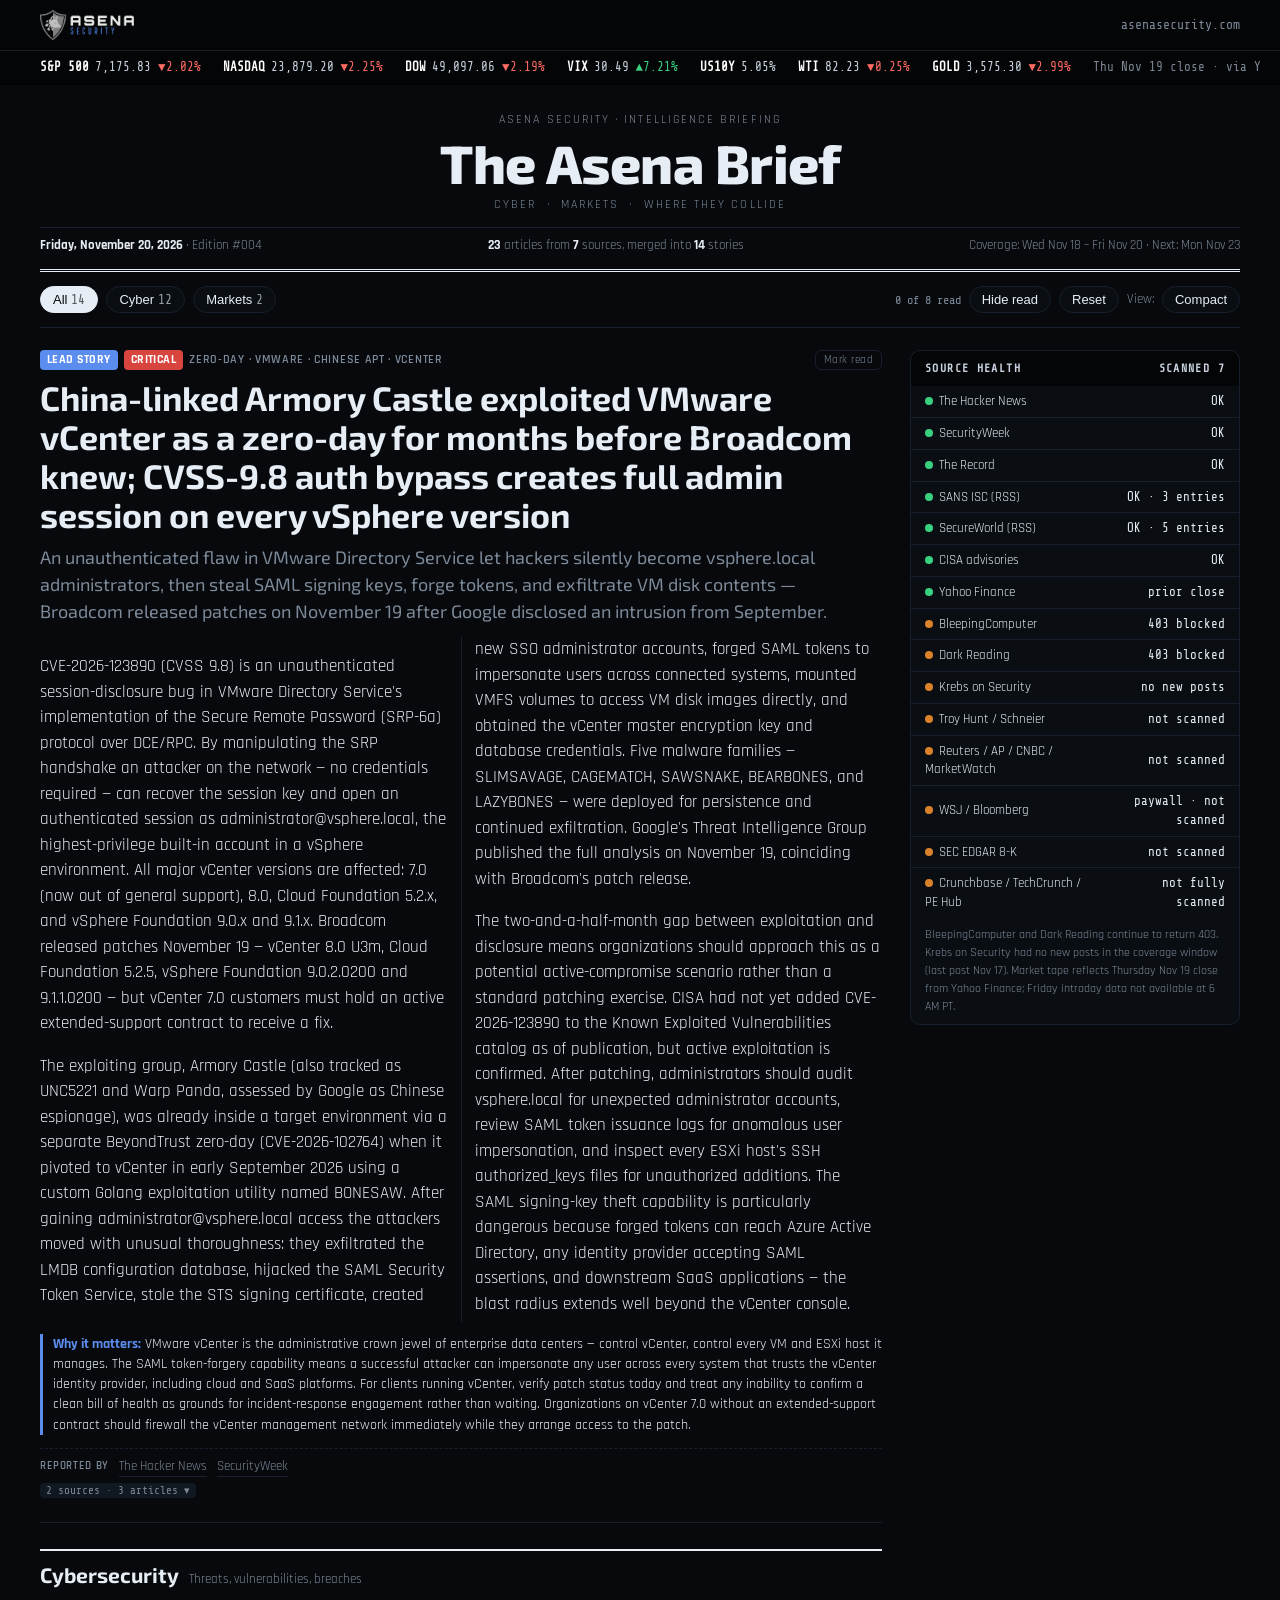
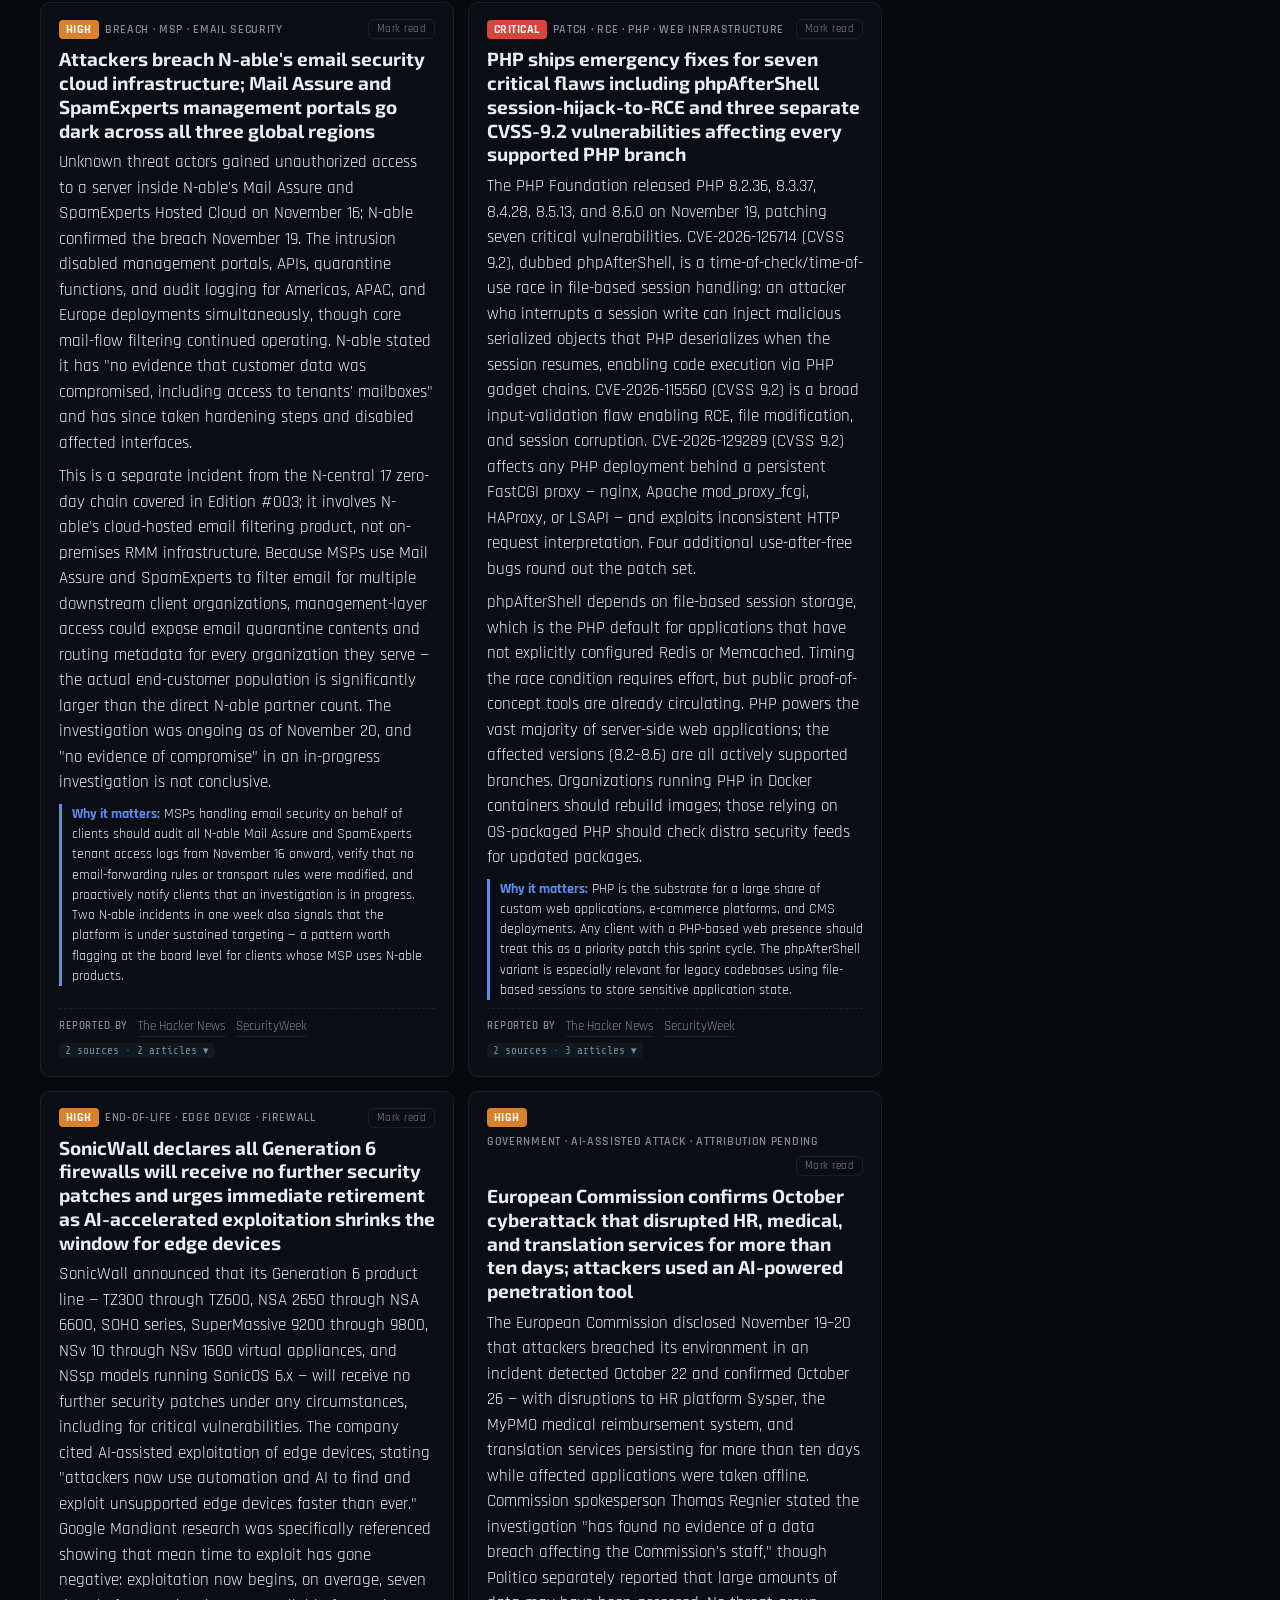
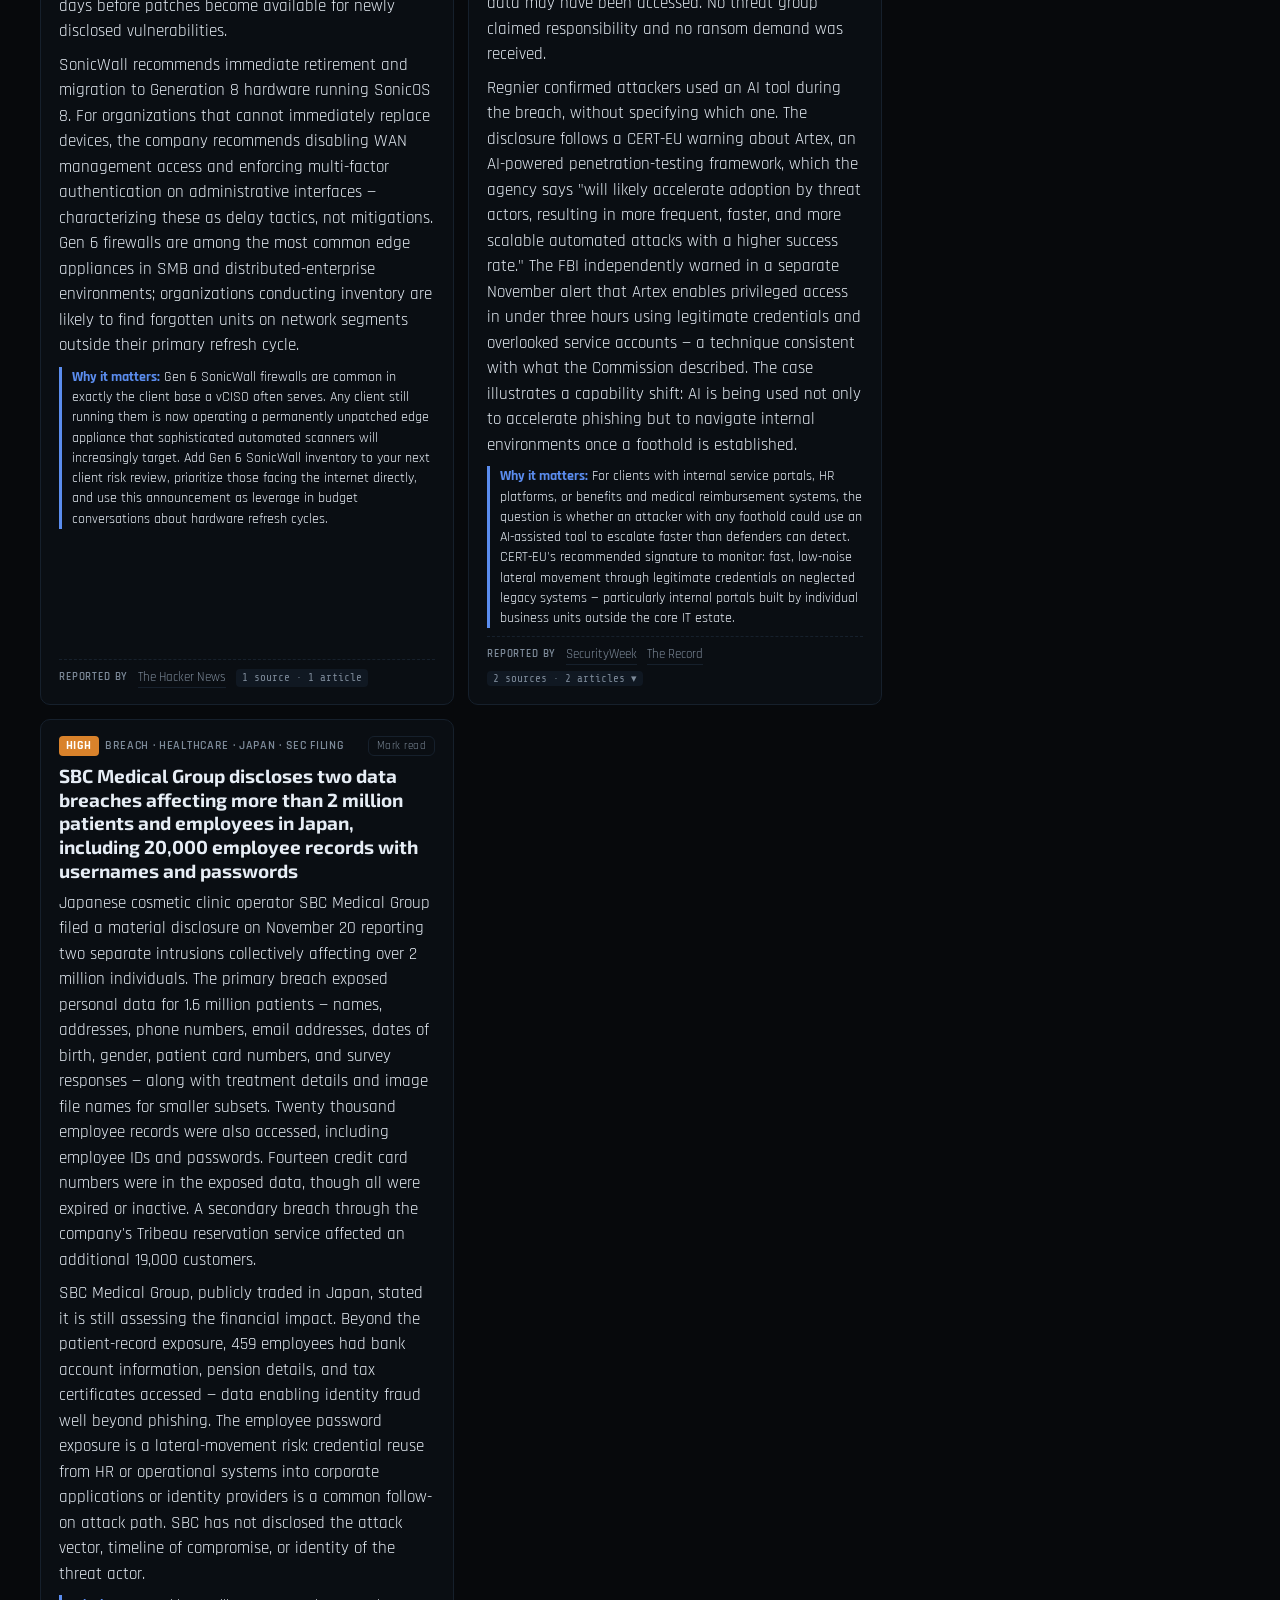
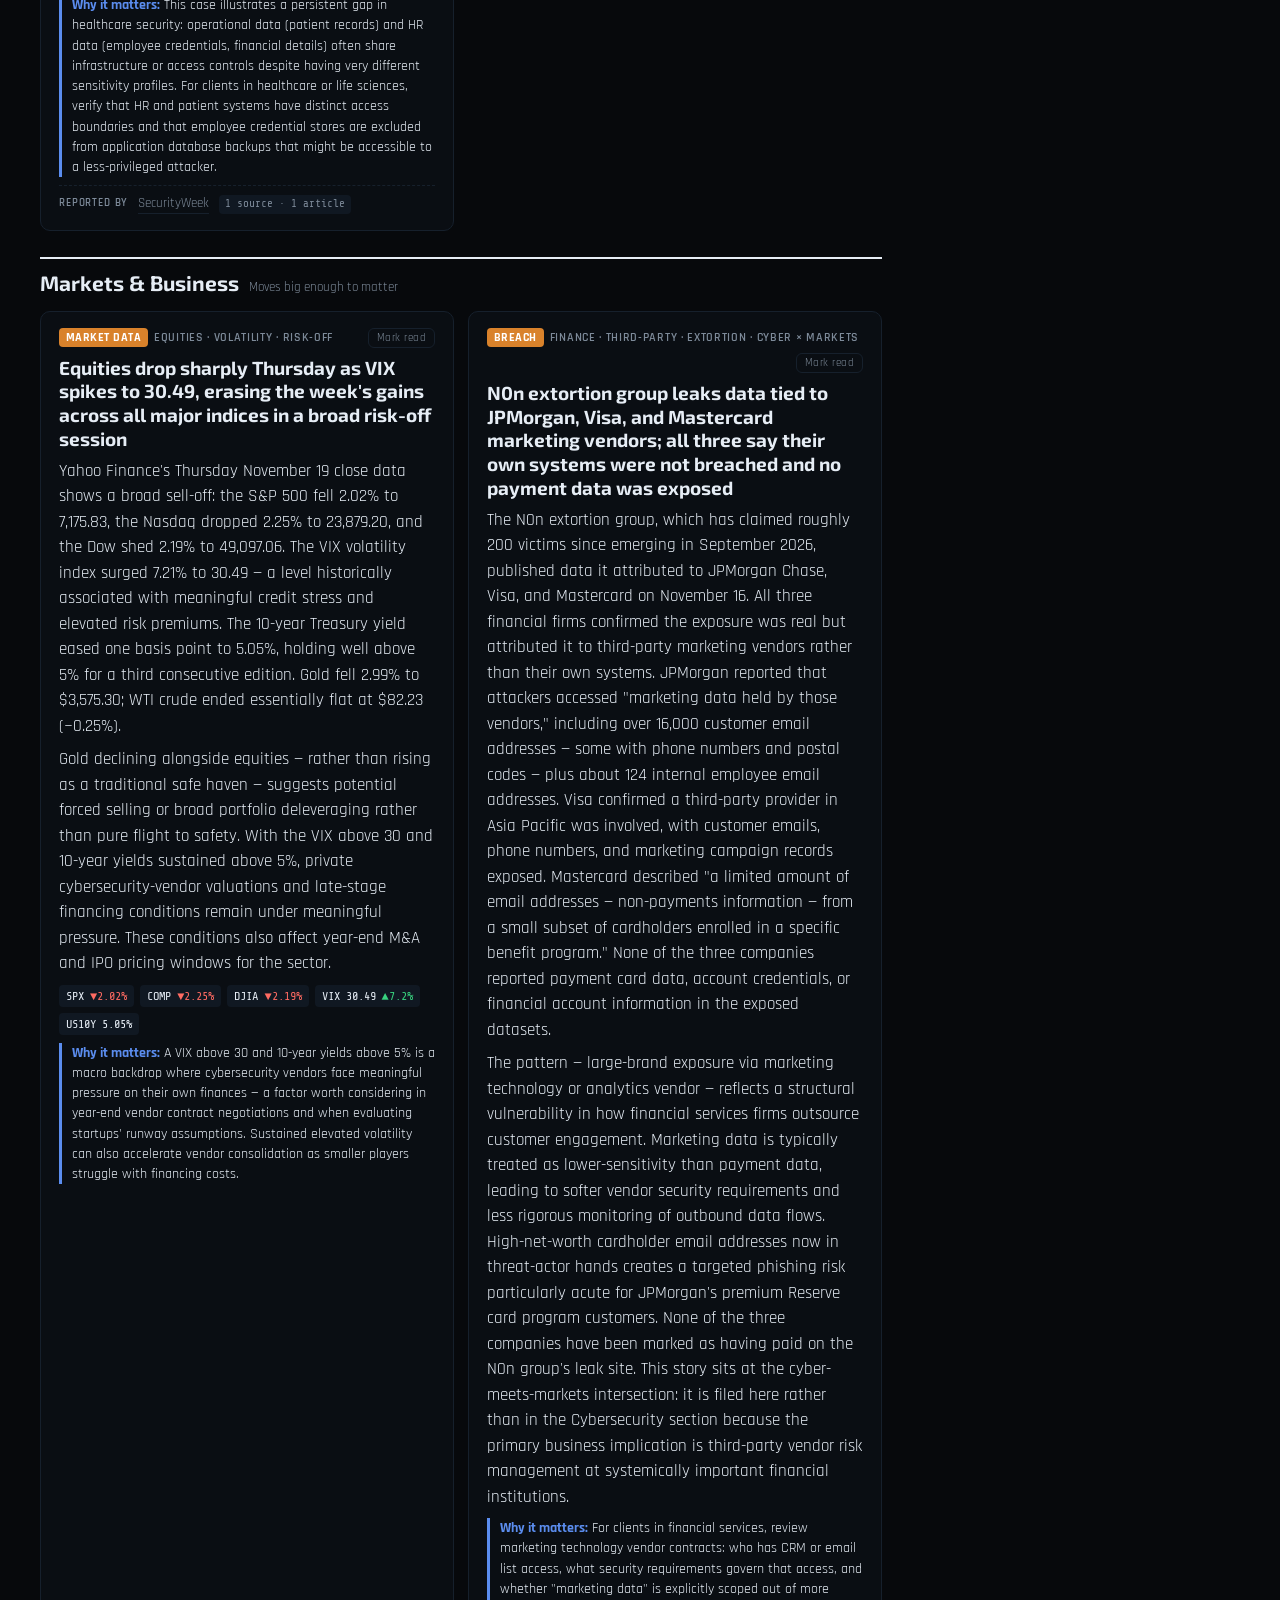
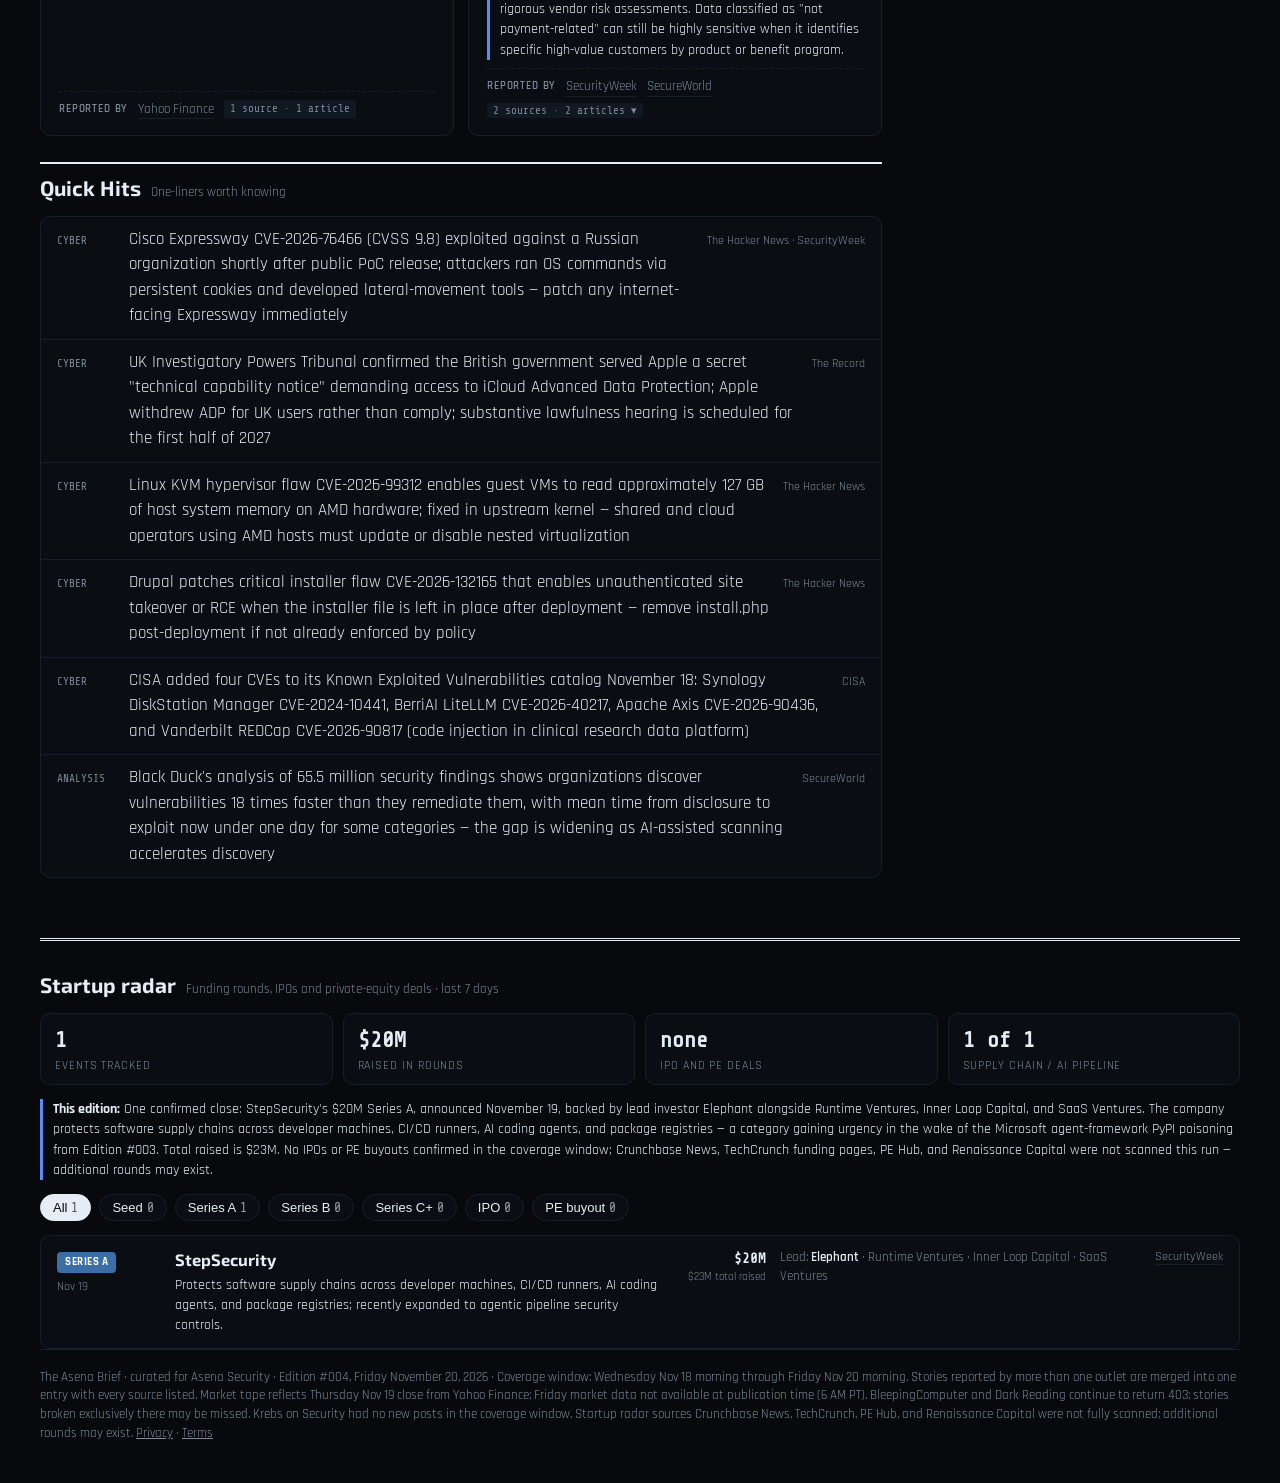
<file: brief/archive/2026-11-20.html>
<!DOCTYPE html>
<html lang="en">
<head>
<meta charset="utf-8">
<meta name="viewport" content="width=device-width, initial-scale=1">
<meta name="robots" content="noindex, nofollow">
<link rel="preconnect" href="https://fonts.googleapis.com">
<link rel="preconnect" href="https://fonts.gstatic.com" crossorigin>
<link href="https://fonts.googleapis.com/css2?family=Exo+2:wght@500;700;800&family=Rajdhani:wght@400;500;600;700&family=Share+Tech+Mono&display=swap" rel="stylesheet">
<title>The Asena Brief | Asena Security</title>
<style>
  :root{
    --paper:#07090c; --card:#0a0e13; --ink:#e6edf5; --muted:#7d8a99; --rule:#16202c;
    --term:#040507; --term-ink:#c9d4e0; --up:#38d27f; --down:#ff6b62;
    --crit:#d8453f; --high:#d9822b; --med:#b89a1d; --info:#5b8def;
    --x:#5b8def; --x-soft:#0d1626; --chip:#101822;
    --serif:'Exo 2',system-ui,sans-serif;
    --sans:'Rajdhani',system-ui,sans-serif;
    --mono:'Share Tech Mono',ui-monospace,Menlo,monospace;
  }
  *{box-sizing:border-box}
  .topbar{background:var(--term);border-bottom:1px solid var(--rule)}
  .topbar .wrap{display:flex;align-items:center;justify-content:space-between;padding-top:10px;padding-bottom:10px}
  .topbar img{height:30px;display:block}
  .topbar a.back{font-family:var(--mono);font-size:13px;color:var(--muted);text-decoration:none}
  .topbar a.back:hover{color:var(--ink)}
  body{margin:0;background:var(--paper);color:var(--ink);font-family:var(--sans);font-size:17px;line-height:1.5}
  a{color:inherit}
  .wrap{max-width:1240px;margin:0 auto;padding:0 20px}

  /* ---------- market tape (terminal) ---------- */
  .tape{background:var(--term);color:var(--term-ink);font-family:var(--mono);font-size:12.5px;border-bottom:1px solid #000}
  .tape .wrap{display:flex;gap:22px;overflow-x:auto;white-space:nowrap;padding-top:7px;padding-bottom:7px}
  .tape b{color:#fff;font-weight:600;margin-right:6px}
  .up{color:var(--up)} .down{color:var(--down)}
  .tape .up{color:#38d27f} .tape .down{color:#ff6b62}
  .tape .stamp{margin-left:auto;color:#7d8794}

  /* ---------- masthead (editorial) ---------- */
  header.mast{border-bottom:3px double var(--ink);padding:26px 0 14px;text-align:center}
  .kicker{font-size:11.5px;letter-spacing:.18em;text-transform:uppercase;color:var(--muted)}
  h1.title{font-family:var(--serif);font-size:54px;line-height:1;margin:8px 0 6px;font-weight:800;letter-spacing:-.01em}
  .mastmeta{display:flex;justify-content:space-between;flex-wrap:wrap;gap:8px;font-size:12.5px;color:var(--muted);border-top:1px solid var(--rule);margin-top:14px;padding-top:8px}
  .mastmeta strong{color:var(--ink)}

  /* ---------- controls ---------- */
  .controls{display:flex;flex-wrap:wrap;gap:8px;align-items:center;padding:14px 0;border-bottom:1px solid var(--rule)}
  .fbtn{border:1px solid var(--rule);background:var(--card);color:var(--ink);padding:5px 12px;border-radius:999px;font-size:13px;cursor:pointer}
  .fbtn[aria-pressed="true"]{background:var(--ink);color:var(--paper);border-color:var(--ink)}
  .fbtn .n{font-family:var(--mono);opacity:.65;margin-left:4px}
  .spacer{flex:1}
  .density{font-size:12.5px;color:var(--muted)}

  /* ---------- layout ---------- */
  .grid{display:grid;grid-template-columns:minmax(0,1fr) 330px;gap:28px;padding:22px 0 50px}
  @media (max-width:960px){ .grid{grid-template-columns:1fr} }

  /* lead */
  .lead{border-bottom:1px solid var(--rule);padding-bottom:22px;margin-bottom:22px}
  .lead h2{font-family:var(--serif);font-size:34px;line-height:1.15;margin:8px 0 10px}
  .lead .dek{font-family:var(--serif);font-size:18px;color:var(--muted);margin:0 0 12px}
  .lead .body{columns:2;column-gap:28px;column-rule:1px solid var(--rule)}
  @media (max-width:700px){ .lead .body{columns:1} .lead h2{font-size:27px} h1.title{font-size:40px} }

  .sechead{display:flex;align-items:baseline;gap:10px;margin:26px 0 12px;border-top:2px solid var(--ink);padding-top:8px}
  .sechead h3{font-family:var(--serif);font-size:21px;margin:0}
  .sechead span{font-size:12.5px;color:var(--muted)}
  .sechead.x{border-color:var(--x)} .sechead.x h3{color:var(--x)}

  /* cards */
  .cards{display:grid;grid-template-columns:repeat(2,minmax(0,1fr));gap:14px}
  @media (max-width:700px){ .cards{grid-template-columns:1fr} }
  .card{background:var(--card);border:1px solid var(--rule);border-radius:10px;padding:16px 18px;display:flex;flex-direction:column;gap:8px}
  .card.x{background:var(--x-soft);border-color:color-mix(in srgb,var(--x) 35%,var(--rule))}
  .card h4{font-family:var(--serif);font-size:19px;line-height:1.25;margin:0}
  .card p{margin:0}
  .tags{display:flex;flex-wrap:wrap;gap:6px;align-items:center;font-size:11.5px;text-transform:uppercase;letter-spacing:.06em}
  .tag{font-weight:600;color:var(--muted)}
  .sev{color:#fff;padding:1px 7px;border-radius:4px;font-weight:700;letter-spacing:.04em}
  .sev.crit{background:var(--crit)} .sev.high{background:var(--high)} .sev.med{background:var(--med)} .sev.info{background:var(--info)}
  .sev.xb{background:var(--x)}
  .why{font-size:13.5px;border-left:3px solid var(--x);padding-left:10px;color:var(--ink)}
  .why b{color:var(--x)}
  .tickers{display:flex;flex-wrap:wrap;gap:6px}
  .tk{font-family:var(--mono);font-size:12px;background:var(--chip);padding:2px 7px;border-radius:4px}
  .srcs{margin-top:auto;padding-top:8px;border-top:1px dashed var(--rule);font-size:12.5px;color:var(--muted);display:flex;flex-wrap:wrap;gap:4px 10px;align-items:center}
  .srcs .lbl{font-weight:600;text-transform:uppercase;font-size:10.5px;letter-spacing:.08em}
  .srcs a{text-decoration:none;border-bottom:1px solid var(--rule)}
  .srcs a:hover{color:var(--ink);border-color:var(--ink)}
  .count{font-family:var(--mono);font-size:11px;background:var(--chip);border-radius:4px;padding:1px 6px}
  details.more summary{cursor:pointer;font-size:13px;color:var(--muted)}
  details.more ul{margin:6px 0 0;padding-left:18px;font-size:13.5px}

  /* quick hits */
  .hits{list-style:none;margin:0;padding:0;background:var(--card);border:1px solid var(--rule);border-radius:10px}
  .hits li{padding:10px 16px;border-bottom:1px solid var(--rule);display:flex;gap:10px;align-items:baseline}
  .hits li:last-child{border-bottom:0}
  .hits .k{font-family:var(--mono);font-size:11px;color:var(--muted);min-width:62px;text-transform:uppercase}
  .hits a{text-decoration:none} .hits a:hover{text-decoration:underline}
  .hits .s{margin-left:auto;font-size:12px;color:var(--muted);white-space:nowrap}

  /* sidebar (terminal-dense) */
  aside .panel{background:var(--card);border:1px solid var(--rule);border-radius:10px;margin-bottom:16px;overflow:hidden}
  aside .panel h5{margin:0;padding:9px 14px;font-size:11.5px;letter-spacing:.12em;text-transform:uppercase;background:var(--term);color:var(--term-ink);font-family:var(--mono);display:flex;justify-content:space-between}
  aside table{width:100%;border-collapse:collapse;font-size:12.5px}
  aside td,aside th{padding:6px 14px;border-bottom:1px solid var(--rule);text-align:left}
  aside th{font-size:10.5px;text-transform:uppercase;letter-spacing:.08em;color:var(--muted);font-weight:600}
  aside td.num{font-family:var(--mono);text-align:right}
  aside tr:last-child td{border-bottom:0}
  aside .note{font-size:12px;color:var(--muted);padding:8px 14px}
  .dot{display:inline-block;width:8px;height:8px;border-radius:50%;margin-right:6px}
  .ok{background:var(--up)} .warn{background:var(--high)}

  /* density: compact */
  body.compact .card{padding:11px 13px;gap:5px}
  body.compact .card h4{font-size:16px}
  body.compact .card p.sum{display:-webkit-box;-webkit-line-clamp:2;-webkit-box-orient:vertical;overflow:hidden;font-size:13.5px}
  body.compact .why{display:none}
  body.compact .extra{display:none}
  body.compact .cards{grid-template-columns:repeat(3,minmax(0,1fr))}
  @media (max-width:1100px){ body.compact .cards{grid-template-columns:repeat(2,minmax(0,1fr))} }
  @media (max-width:700px){ body.compact .cards{grid-template-columns:1fr} }

  /* collapse / read state */
  .cbtn{margin-left:auto;border:1px solid var(--rule);background:transparent;color:var(--muted);font-size:11px;letter-spacing:.04em;text-transform:none;border-radius:6px;padding:2px 8px;cursor:pointer;font-family:var(--sans)}
  .cbtn:hover{color:var(--ink);border-color:var(--ink)}
  .story.collapsed{opacity:.6}
  .story.collapsed > :not(.tags):not(h2):not(h4){display:none!important}
  .story.collapsed h2,.story.collapsed h4{font-size:15px;font-family:var(--sans);font-weight:600;cursor:pointer}
  .story.collapsed.card{padding:9px 14px;gap:4px}
  .story.collapsed.lead{padding-bottom:12px;margin-bottom:12px}
  .story.collapsed .sev{opacity:.7}
  body.hide-read .story.collapsed{display:none!important}
  .readcount{font-family:var(--mono);font-size:12px;color:var(--muted)}

  /* per-article lists */
  details.arts{width:100%}
  details.arts summary{cursor:pointer;list-style:none;display:inline-block}
  details.arts summary::-webkit-details-marker{display:none}
  details.arts summary .count::after{content:" ▾"}
  details.arts[open] summary .count::after{content:" ▴"}
  details.arts ol{margin:8px 0 2px;padding-left:20px;font-size:13px;color:var(--ink)}
  details.arts li{margin:3px 0}
  details.arts li a{border-bottom:1px solid var(--rule);text-decoration:none}
  details.arts li .o{color:var(--muted);font-size:11.5px;margin-left:4px}
  .srcs a sup{font-family:var(--mono);font-size:9.5px;margin-left:1px}

  /* startup radar */
  .radar{border-top:3px double var(--ink);margin-top:10px;padding-top:6px}
  .radar .sechead{border-top:0;margin-top:14px}
  .rstats{display:grid;grid-template-columns:repeat(auto-fit,minmax(150px,1fr));gap:10px;margin:0 0 14px}
  .rstat{background:var(--card);border:1px solid var(--rule);border-radius:10px;padding:10px 14px}
  .rstat .v{font-family:var(--mono);font-size:22px;font-weight:600}
  .rstat .l{font-size:11.5px;color:var(--muted);text-transform:uppercase;letter-spacing:.08em}
  .rtrend{font-size:13.5px;border-left:3px solid var(--info);padding-left:10px;margin:0 0 14px}
  .rlist{background:var(--card);border:1px solid var(--rule);border-radius:10px;overflow:hidden}
  .ritem{display:grid;grid-template-columns:104px minmax(0,1.5fr) 92px minmax(0,1.1fr) auto;gap:6px 14px;align-items:start;padding:12px 16px;border-bottom:1px solid var(--rule)}
  .ritem:last-child{border-bottom:0}
  .ritem h5{font-family:var(--serif);font-size:16.5px;margin:0 0 2px}
  .ritem p{margin:0;font-size:13.5px;color:var(--ink)}
  .ritem .amt{font-family:var(--mono);font-weight:600;font-size:14px;text-align:right}
  .ritem .amt small{display:block;font-weight:400;font-size:11px;color:var(--muted);font-family:var(--sans)}
  .ritem .inv{font-size:12.5px;color:var(--muted)}
  .ritem .inv b{color:var(--ink);font-weight:600}
  .ritem .rs{font-size:12px;color:var(--muted);text-align:right;white-space:nowrap}
  .ritem .rs a{text-decoration:none;border-bottom:1px solid var(--rule);margin-left:6px}
  .st{display:inline-block;color:#fff;font-size:11px;font-weight:700;letter-spacing:.05em;text-transform:uppercase;padding:2px 8px;border-radius:4px;text-align:center}
  .st.seed{background:#4c8f6b} .st.a{background:#3a6ea5} .st.b{background:#5a56b0} .st.c{background:#6b3fa0}
  .st.ipo{background:#b8731f} .st.pe{background:#8a3a3a}
  .dt{display:block;font-size:11.5px;color:var(--muted);margin-top:4px}
  @media (max-width:820px){ .ritem{grid-template-columns:1fr 1fr} .ritem .amt,.ritem .rs{text-align:left} }

  [hidden]{display:none!important}
  footer{border-top:1px solid var(--rule);padding:18px 0 40px;font-size:12.5px;color:var(--muted)}
</style>
</head>
<body>
<div class="topbar"><div class="wrap"><a href="/"><img src="/assets/asena-logo-horizontal.png" alt="Asena Security"></a><a class="back" href="/">asenasecurity.com</a></div></div>

<!-- MARKET TAPE -->
<div class="tape"><div class="wrap">
  <span><b>S&amp;P 500</b>7,175.83 <span class="down">▼2.02%</span></span>
  <span><b>NASDAQ</b>23,879.20 <span class="down">▼2.25%</span></span>
  <span><b>DOW</b>49,097.06 <span class="down">▼2.19%</span></span>
  <span><b>VIX</b>30.49 <span class="up">▲7.21%</span></span>
  <span><b>US10Y</b>5.05%</span>
  <span><b>WTI</b>82.23 <span class="down">▼0.25%</span></span>
  <span><b>GOLD</b>3,575.30 <span class="down">▼2.99%</span></span>
  <span class="stamp">Thu Nov 19 close · via Yahoo Finance</span>
</div></div>

<div class="wrap">
  <!-- MASTHEAD -->
  <header class="mast">
    <div class="kicker">Asena Security · Intelligence Briefing</div>
    <h1 class="title">The Asena Brief</h1>
    <div class="kicker">Cyber &nbsp;·&nbsp; Markets &nbsp;·&nbsp; Where they collide</div>
    <div class="mastmeta">
      <span><strong>Friday, November 20, 2026</strong> · Edition #004</span>
      <span><strong>23</strong> articles from <strong>7</strong> sources, merged into <strong>14</strong> stories</span>
      <span>Coverage: Wed Nov 18 – Fri Nov 20 · Next: Mon Nov 23</span>
    </div>
  </header>

  <!-- CONTROLS -->
  <div class="controls" role="toolbar" aria-label="Filter stories">
    <button class="fbtn" data-f="all" aria-pressed="true">All<span class="n">14</span></button>
    <button class="fbtn" data-f="cyber" aria-pressed="false">Cyber<span class="n">12</span></button>
    <button class="fbtn" data-f="mkt" aria-pressed="false">Markets<span class="n">2</span></button>
    <span class="spacer"></span>
    <span class="readcount" id="readcount">0 read</span>
    <button class="fbtn" id="hideread" aria-pressed="false">Hide read</button>
    <button class="fbtn" id="resetread">Reset</button>
    <span class="density">View:</span>
    <button class="fbtn" id="dens" aria-pressed="false">Compact</button>
  </div>

  <div class="grid">
    <main>

      <!-- LEAD STORY -->
      <article class="lead story" data-cat="cyber">
        <div class="tags"><span class="sev xb">Lead story</span><span class="sev crit">Critical</span><span class="tag">Zero-Day · VMware · Chinese APT · vCenter</span></div>
        <h2>China-linked Armory Castle exploited VMware vCenter as a zero-day for months before Broadcom knew; CVSS-9.8 auth bypass creates full admin session on every vSphere version</h2>
        <p class="dek">An unauthenticated flaw in VMware Directory Service let hackers silently become vsphere.local administrators, then steal SAML signing keys, forge tokens, and exfiltrate VM disk contents — Broadcom released patches on November 19 after Google disclosed an intrusion from September.</p>
        <div class="body">
          <p>CVE-2026-123890 (CVSS 9.8) is an unauthenticated session-disclosure bug in VMware Directory Service's implementation of the Secure Remote Password (SRP-6a) protocol over DCE/RPC. By manipulating the SRP handshake an attacker on the network — no credentials required — can recover the session key and open an authenticated session as administrator@vsphere.local, the highest-privilege built-in account in a vSphere environment. All major vCenter versions are affected: 7.0 (now out of general support), 8.0, Cloud Foundation 5.2.x, and vSphere Foundation 9.0.x and 9.1.x. Broadcom released patches November 19 — vCenter 8.0 U3m, Cloud Foundation 5.2.5, vSphere Foundation 9.0.2.0200 and 9.1.1.0200 — but vCenter 7.0 customers must hold an active extended-support contract to receive a fix.</p>
          <p>The exploiting group, Armory Castle (also tracked as UNC5221 and Warp Panda, assessed by Google as Chinese espionage), was already inside a target environment via a separate BeyondTrust zero-day (CVE-2026-102764) when it pivoted to vCenter in early September 2026 using a custom Golang exploitation utility named BONESAW. After gaining administrator@vsphere.local access the attackers moved with unusual thoroughness: they exfiltrated the LMDB configuration database, hijacked the SAML Security Token Service, stole the STS signing certificate, created new SSO administrator accounts, forged SAML tokens to impersonate users across connected systems, mounted VMFS volumes to access VM disk images directly, and obtained the vCenter master encryption key and database credentials. Five malware families — SLIMSAVAGE, CAGEMATCH, SAWSNAKE, BEARBONES, and LAZYBONES — were deployed for persistence and continued exfiltration. Google's Threat Intelligence Group published the full analysis on November 19, coinciding with Broadcom's patch release.</p>
          <p>The two-and-a-half-month gap between exploitation and disclosure means organizations should approach this as a potential active-compromise scenario rather than a standard patching exercise. CISA had not yet added CVE-2026-123890 to the Known Exploited Vulnerabilities catalog as of publication, but active exploitation is confirmed. After patching, administrators should audit vsphere.local for unexpected administrator accounts, review SAML token issuance logs for anomalous user impersonation, and inspect every ESXi host's SSH authorized_keys files for unauthorized additions. The SAML signing-key theft capability is particularly dangerous because forged tokens can reach Azure Active Directory, any identity provider accepting SAML assertions, and downstream SaaS applications — the blast radius extends well beyond the vCenter console.</p>
        </div>
        <p class="why" style="margin-top:12px"><b>Why it matters:</b> VMware vCenter is the administrative crown jewel of enterprise data centers — control vCenter, control every VM and ESXi host it manages. The SAML token-forgery capability means a successful attacker can impersonate any user across every system that trusts the vCenter identity provider, including cloud and SaaS platforms. For clients running vCenter, verify patch status today and treat any inability to confirm a clean bill of health as grounds for incident-response engagement rather than waiting. Organizations on vCenter 7.0 without an extended-support contract should firewall the vCenter management network immediately while they arrange access to the patch.</p>
        <div class="srcs"><span class="lbl">Reported by</span>
          <a href="https://thehackernews.com/2026/11/china-linked-hackers-exploit-critical.html" target="_blank" rel="noopener">The Hacker News</a>
          <a href="https://www.securityweek.com/newly-patched-vmware-vcenter-flaw-exploited-as-zero-day-by-chinese-apt/" target="_blank" rel="noopener">SecurityWeek</a>
          <details class="arts"><summary><span class="count">2 sources · 3 articles</span></summary>
            <ol>
              <li><a href="https://thehackernews.com/2026/11/china-linked-hackers-exploit-critical.html" target="_blank" rel="noopener">China-Linked Hackers Exploit Critical VMware vCenter Zero-Day to Gain Admin Access and Steal Data</a><span class="o">The Hacker News · Nov 19</span></li>
              <li><a href="https://thehackernews.com/2026/11/critical-vmware-vcenter-flaw-cvss-98.html" target="_blank" rel="noopener">Critical VMware vCenter Zero-Day Flaw Lets Network Attackers Bypass Authentication</a><span class="o">The Hacker News · Nov 19</span></li>
              <li><a href="https://www.securityweek.com/newly-patched-vmware-vcenter-flaw-exploited-as-zero-day-by-chinese-apt/" target="_blank" rel="noopener">Newly Patched VMware vCenter Flaw Exploited as Zero-Day by Chinese APT</a><span class="o">SecurityWeek · Nov 19</span></li>
            </ol></details>
        </div>
      </article>

      <!-- CYBER -->
      <div class="sechead story-sec" data-sec="cyber"><h3>Cybersecurity</h3><span>Threats, vulnerabilities, breaches</span></div>
      <div class="cards">

        <article class="card story" data-cat="cyber">
          <div class="tags"><span class="sev high">High</span><span class="tag">Breach · MSP · Email Security</span></div>
          <h4>Attackers breach N-able's email security cloud infrastructure; Mail Assure and SpamExperts management portals go dark across all three global regions</h4>
          <p class="sum">Unknown threat actors gained unauthorized access to a server inside N-able's Mail Assure and SpamExperts Hosted Cloud on November 16; N-able confirmed the breach November 19. The intrusion disabled management portals, APIs, quarantine functions, and audit logging for Americas, APAC, and Europe deployments simultaneously, though core mail-flow filtering continued operating. N-able stated it has "no evidence that customer data was compromised, including access to tenants' mailboxes" and has since taken hardening steps and disabled affected interfaces.</p>
          <p class="sum extra">This is a separate incident from the N-central 17 zero-day chain covered in Edition #003; it involves N-able's cloud-hosted email filtering product, not on-premises RMM infrastructure. Because MSPs use Mail Assure and SpamExperts to filter email for multiple downstream client organizations, management-layer access could expose email quarantine contents and routing metadata for every organization they serve — the actual end-customer population is significantly larger than the direct N-able partner count. The investigation was ongoing as of November 20, and "no evidence of compromise" in an in-progress investigation is not conclusive.</p>
          <p class="why"><b>Why it matters:</b> MSPs handling email security on behalf of clients should audit all N-able Mail Assure and SpamExperts tenant access logs from November 16 onward, verify that no email-forwarding rules or transport rules were modified, and proactively notify clients that an investigation is in progress. Two N-able incidents in one week also signals that the platform is under sustained targeting — a pattern worth flagging at the board level for clients whose MSP uses N-able products.</p>
          <div class="srcs"><span class="lbl">Reported by</span>
            <a href="https://thehackernews.com/2026/11/n-able-confirms-hackers-accessed-cloud.html" target="_blank" rel="noopener">The Hacker News</a>
            <a href="https://www.securityweek.com/n-able-blames-service-disruption-on-cyberattack/" target="_blank" rel="noopener">SecurityWeek</a>
            <details class="arts"><summary><span class="count">2 sources · 2 articles</span></summary>
            <ol>
              <li><a href="https://thehackernews.com/2026/11/n-able-confirms-hackers-accessed-cloud.html" target="_blank" rel="noopener">Hackers Breach N-able Cloud Server, Disrupting Email Security Management Across 3 Regions</a><span class="o">The Hacker News · Nov 20</span></li>
              <li><a href="https://www.securityweek.com/n-able-blames-service-disruption-on-cyberattack/" target="_blank" rel="noopener">N-able Blames Service Disruption on Cyberattack</a><span class="o">SecurityWeek · Nov 20</span></li>
            </ol></details>
          </div>
        </article>

        <article class="card story" data-cat="cyber">
          <div class="tags"><span class="sev crit">Critical</span><span class="tag">Patch · RCE · PHP · Web Infrastructure</span></div>
          <h4>PHP ships emergency fixes for seven critical flaws including phpAfterShell session-hijack-to-RCE and three separate CVSS-9.2 vulnerabilities affecting every supported PHP branch</h4>
          <p class="sum">The PHP Foundation released PHP 8.2.36, 8.3.37, 8.4.28, 8.5.13, and 8.6.0 on November 19, patching seven critical vulnerabilities. CVE-2026-126714 (CVSS 9.2), dubbed phpAfterShell, is a time-of-check/time-of-use race in file-based session handling: an attacker who interrupts a session write can inject malicious serialized objects that PHP deserializes when the session resumes, enabling code execution via PHP gadget chains. CVE-2026-115560 (CVSS 9.2) is a broad input-validation flaw enabling RCE, file modification, and session corruption. CVE-2026-129289 (CVSS 9.2) affects any PHP deployment behind a persistent FastCGI proxy — nginx, Apache mod_proxy_fcgi, HAProxy, or LSAPI — and exploits inconsistent HTTP request interpretation. Four additional use-after-free bugs round out the patch set.</p>
          <p class="sum extra">phpAfterShell depends on file-based session storage, which is the PHP default for applications that have not explicitly configured Redis or Memcached. Timing the race condition requires effort, but public proof-of-concept tools are already circulating. PHP powers the vast majority of server-side web applications; the affected versions (8.2–8.6) are all actively supported branches. Organizations running PHP in Docker containers should rebuild images; those relying on OS-packaged PHP should check distro security feeds for updated packages.</p>
          <p class="why"><b>Why it matters:</b> PHP is the substrate for a large share of custom web applications, e-commerce platforms, and CMS deployments. Any client with a PHP-based web presence should treat this as a priority patch this sprint cycle. The phpAfterShell variant is especially relevant for legacy codebases using file-based sessions to store sensitive application state.</p>
          <div class="srcs"><span class="lbl">Reported by</span>
            <a href="https://thehackernews.com/2026/11/php-fixes-7-critical-flaws-including.html" target="_blank" rel="noopener">The Hacker News</a>
            <a href="https://www.securityweek.com/php-patches-seven-critical-rce-vulnerabilities/" target="_blank" rel="noopener">SecurityWeek</a>
            <details class="arts"><summary><span class="count">2 sources · 3 articles</span></summary>
            <ol>
              <li><a href="https://thehackernews.com/2026/11/php-fixes-7-critical-flaws-including.html" target="_blank" rel="noopener">PHP Fixes 7 Critical Flaws, Including Bugs That Could Allow Remote Code Execution</a><span class="o">The Hacker News · Nov 19</span></li>
              <li><a href="https://thehackernews.com/2026/11/phpaftershell-explained-how-hackers.html" target="_blank" rel="noopener">phpAfterShell Explained: How Hackers Could Turn a PHP Session Flaw Into Code Execution</a><span class="o">The Hacker News · Nov 19</span></li>
              <li><a href="https://www.securityweek.com/php-patches-seven-critical-rce-vulnerabilities/" target="_blank" rel="noopener">PHP Patches Seven Critical RCE Vulnerabilities</a><span class="o">SecurityWeek · Nov 19</span></li>
            </ol></details>
          </div>
        </article>

        <article class="card story" data-cat="cyber">
          <div class="tags"><span class="sev high">High</span><span class="tag">End-of-Life · Edge Device · Firewall</span></div>
          <h4>SonicWall declares all Generation 6 firewalls will receive no further security patches and urges immediate retirement as AI-accelerated exploitation shrinks the window for edge devices</h4>
          <p class="sum">SonicWall announced that its Generation 6 product line — TZ300 through TZ600, NSA 2650 through NSA 6600, SOHO series, SuperMassive 9200 through 9800, NSv 10 through NSv 1600 virtual appliances, and NSsp models running SonicOS 6.x — will receive no further security patches under any circumstances, including for critical vulnerabilities. The company cited AI-assisted exploitation of edge devices, stating "attackers now use automation and AI to find and exploit unsupported edge devices faster than ever." Google Mandiant research was specifically referenced showing that mean time to exploit has gone negative: exploitation now begins, on average, seven days before patches become available for newly disclosed vulnerabilities.</p>
          <p class="sum extra">SonicWall recommends immediate retirement and migration to Generation 8 hardware running SonicOS 8. For organizations that cannot immediately replace devices, the company recommends disabling WAN management access and enforcing multi-factor authentication on administrative interfaces — characterizing these as delay tactics, not mitigations. Gen 6 firewalls are among the most common edge appliances in SMB and distributed-enterprise environments; organizations conducting inventory are likely to find forgotten units on network segments outside their primary refresh cycle.</p>
          <p class="why"><b>Why it matters:</b> Gen 6 SonicWall firewalls are common in exactly the client base a vCISO often serves. Any client still running them is now operating a permanently unpatched edge appliance that sophisticated automated scanners will increasingly target. Add Gen 6 SonicWall inventory to your next client risk review, prioritize those facing the internet directly, and use this announcement as leverage in budget conversations about hardware refresh cycles.</p>
          <div class="srcs"><span class="lbl">Reported by</span>
            <a href="https://thehackernews.com/2026/11/sonicwall-warns-gen-6-firewalls-wont.html" target="_blank" rel="noopener">The Hacker News</a>
            <span class="count">1 source · 1 article</span>
          </div>
        </article>

        <article class="card story" data-cat="cyber">
          <div class="tags"><span class="sev high">High</span><span class="tag">Government · AI-Assisted Attack · Attribution Pending</span></div>
          <h4>European Commission confirms October cyberattack that disrupted HR, medical, and translation services for more than ten days; attackers used an AI-powered penetration tool</h4>
          <p class="sum">The European Commission disclosed November 19–20 that attackers breached its environment in an incident detected October 22 and confirmed October 26 — with disruptions to HR platform Sysper, the MyPMO medical reimbursement system, and translation services persisting for more than ten days while affected applications were taken offline. Commission spokesperson Thomas Regnier stated the investigation "has found no evidence of a data breach affecting the Commission's staff," though Politico separately reported that large amounts of data may have been accessed. No threat group claimed responsibility and no ransom demand was received.</p>
          <p class="sum extra">Regnier confirmed attackers used an AI tool during the breach, without specifying which one. The disclosure follows a CERT-EU warning about Artex, an AI-powered penetration-testing framework, which the agency says "will likely accelerate adoption by threat actors, resulting in more frequent, faster, and more scalable automated attacks with a higher success rate." The FBI independently warned in a separate November alert that Artex enables privileged access in under three hours using legitimate credentials and overlooked service accounts — a technique consistent with what the Commission described. The case illustrates a capability shift: AI is being used not only to accelerate phishing but to navigate internal environments once a foothold is established.</p>
          <p class="why"><b>Why it matters:</b> For clients with internal service portals, HR platforms, or benefits and medical reimbursement systems, the question is whether an attacker with any foothold could use an AI-assisted tool to escalate faster than defenders can detect. CERT-EU's recommended signature to monitor: fast, low-noise lateral movement through legitimate credentials on neglected legacy systems — particularly internal portals built by individual business units outside the core IT estate.</p>
          <div class="srcs"><span class="lbl">Reported by</span>
            <a href="https://www.securityweek.com/european-commission-confirms-ai-assisted-cyberattack-disrupted-services/" target="_blank" rel="noopener">SecurityWeek</a>
            <a href="https://therecord.media/european-commission-confirms-cyberattack-using-ai" target="_blank" rel="noopener">The Record</a>
            <details class="arts"><summary><span class="count">2 sources · 2 articles</span></summary>
            <ol>
              <li><a href="https://www.securityweek.com/european-commission-confirms-ai-assisted-cyberattack-disrupted-services/" target="_blank" rel="noopener">European Commission Confirms AI-Assisted Cyberattack Disrupted Services</a><span class="o">SecurityWeek · Nov 20</span></li>
              <li><a href="https://therecord.media/european-commission-confirms-cyberattack-using-ai" target="_blank" rel="noopener">European Commission Confirms Cyberattack, Using AI Tool</a><span class="o">The Record · Nov 19</span></li>
            </ol></details>
          </div>
        </article>

        <article class="card story" data-cat="cyber">
          <div class="tags"><span class="sev high">High</span><span class="tag">Breach · Healthcare · Japan · SEC Filing</span></div>
          <h4>SBC Medical Group discloses two data breaches affecting more than 2 million patients and employees in Japan, including 20,000 employee records with usernames and passwords</h4>
          <p class="sum">Japanese cosmetic clinic operator SBC Medical Group filed a material disclosure on November 20 reporting two separate intrusions collectively affecting over 2 million individuals. The primary breach exposed personal data for 1.6 million patients — names, addresses, phone numbers, email addresses, dates of birth, gender, patient card numbers, and survey responses — along with treatment details and image file names for smaller subsets. Twenty thousand employee records were also accessed, including employee IDs and passwords. Fourteen credit card numbers were in the exposed data, though all were expired or inactive. A secondary breach through the company's Tribeau reservation service affected an additional 19,000 customers.</p>
          <p class="sum extra">SBC Medical Group, publicly traded in Japan, stated it is still assessing the financial impact. Beyond the patient-record exposure, 459 employees had bank account information, pension details, and tax certificates accessed — data enabling identity fraud well beyond phishing. The employee password exposure is a lateral-movement risk: credential reuse from HR or operational systems into corporate applications or identity providers is a common follow-on attack path. SBC has not disclosed the attack vector, timeline of compromise, or identity of the threat actor.</p>
          <p class="why"><b>Why it matters:</b> This case illustrates a persistent gap in healthcare security: operational data (patient records) and HR data (employee credentials, financial details) often share infrastructure or access controls despite having very different sensitivity profiles. For clients in healthcare or life sciences, verify that HR and patient systems have distinct access boundaries and that employee credential stores are excluded from application database backups that might be accessible to a less-privileged attacker.</p>
          <div class="srcs"><span class="lbl">Reported by</span>
            <a href="https://www.securityweek.com/sbc-medical-group-data-breach-impacts-over-2-million/" target="_blank" rel="noopener">SecurityWeek</a>
            <span class="count">1 source · 1 article</span>
          </div>
        </article>

      </div>

      <!-- MARKETS -->
      <div class="sechead story-sec" data-sec="mkt"><h3>Markets &amp; Business</h3><span>Moves big enough to matter</span></div>
      <div class="cards">

        <article class="card story" data-cat="mkt">
          <div class="tags"><span class="sev high">Market data</span><span class="tag">Equities · Volatility · Risk-off</span></div>
          <h4>Equities drop sharply Thursday as VIX spikes to 30.49, erasing the week's gains across all major indices in a broad risk-off session</h4>
          <p class="sum">Yahoo Finance's Thursday November 19 close data shows a broad sell-off: the S&amp;P 500 fell 2.02% to 7,175.83, the Nasdaq dropped 2.25% to 23,879.20, and the Dow shed 2.19% to 49,097.06. The VIX volatility index surged 7.21% to 30.49 — a level historically associated with meaningful credit stress and elevated risk premiums. The 10-year Treasury yield eased one basis point to 5.05%, holding well above 5% for a third consecutive edition. Gold fell 2.99% to $3,575.30; WTI crude ended essentially flat at $82.23 (−0.25%).</p>
          <p class="sum extra">Gold declining alongside equities — rather than rising as a traditional safe haven — suggests potential forced selling or broad portfolio deleveraging rather than pure flight to safety. With the VIX above 30 and 10-year yields sustained above 5%, private cybersecurity-vendor valuations and late-stage financing conditions remain under meaningful pressure. These conditions also affect year-end M&amp;A and IPO pricing windows for the sector.</p>
          <div class="tickers"><span class="tk">SPX <span class="down">▼2.02%</span></span><span class="tk">COMP <span class="down">▼2.25%</span></span><span class="tk">DJIA <span class="down">▼2.19%</span></span><span class="tk">VIX 30.49 <span class="up">▲7.2%</span></span><span class="tk">US10Y 5.05%</span></div>
          <p class="why"><b>Why it matters:</b> A VIX above 30 and 10-year yields above 5% is a macro backdrop where cybersecurity vendors face meaningful pressure on their own finances — a factor worth considering in year-end vendor contract negotiations and when evaluating startups' runway assumptions. Sustained elevated volatility can also accelerate vendor consolidation as smaller players struggle with financing costs.</p>
          <div class="srcs"><span class="lbl">Reported by</span>
            <a href="https://finance.yahoo.com/markets/" target="_blank" rel="noopener">Yahoo Finance</a>
            <span class="count">1 source · 1 article</span>
          </div>
        </article>

        <article class="card story" data-cat="mkt">
          <div class="tags"><span class="sev high">Breach</span><span class="tag">Finance · Third-party · Extortion · Cyber × Markets</span></div>
          <h4>N0n extortion group leaks data tied to JPMorgan, Visa, and Mastercard marketing vendors; all three say their own systems were not breached and no payment data was exposed</h4>
          <p class="sum">The N0n extortion group, which has claimed roughly 200 victims since emerging in September 2026, published data it attributed to JPMorgan Chase, Visa, and Mastercard on November 16. All three financial firms confirmed the exposure was real but attributed it to third-party marketing vendors rather than their own systems. JPMorgan reported that attackers accessed "marketing data held by those vendors," including over 16,000 customer email addresses — some with phone numbers and postal codes — plus about 124 internal employee email addresses. Visa confirmed a third-party provider in Asia Pacific was involved, with customer emails, phone numbers, and marketing campaign records exposed. Mastercard described "a limited amount of email addresses — non-payments information — from a small subset of cardholders enrolled in a specific benefit program." None of the three companies reported payment card data, account credentials, or financial account information in the exposed datasets.</p>
          <p class="sum extra">The pattern — large-brand exposure via marketing technology or analytics vendor — reflects a structural vulnerability in how financial services firms outsource customer engagement. Marketing data is typically treated as lower-sensitivity than payment data, leading to softer vendor security requirements and less rigorous monitoring of outbound data flows. High-net-worth cardholder email addresses now in threat-actor hands creates a targeted phishing risk particularly acute for JPMorgan's premium Reserve card program customers. None of the three companies have been marked as having paid on the N0n group's leak site. This story sits at the cyber-meets-markets intersection: it is filed here rather than in the Cybersecurity section because the primary business implication is third-party vendor risk management at systemically important financial institutions.</p>
          <p class="why"><b>Why it matters:</b> For clients in financial services, review marketing technology vendor contracts: who has CRM or email list access, what security requirements govern that access, and whether "marketing data" is explicitly scoped out of more rigorous vendor risk assessments. Data classified as "not payment-related" can still be highly sensitive when it identifies specific high-value customers by product or benefit program.</p>
          <div class="srcs"><span class="lbl">Reported by</span>
            <a href="https://www.securityweek.com/jpmorgan-visa-mastercard-cite-third-party-incidents-amid-data-leak/" target="_blank" rel="noopener">SecurityWeek</a>
            <a href="https://www.secureworld.io/industry-news/vendor-breaches-jpmorgan-visa-mastercard-customers" target="_blank" rel="noopener">SecureWorld</a>
            <details class="arts"><summary><span class="count">2 sources · 2 articles</span></summary>
            <ol>
              <li><a href="https://www.securityweek.com/jpmorgan-visa-mastercard-cite-third-party-incidents-amid-data-leak/" target="_blank" rel="noopener">JPMorgan, Visa, Mastercard Cite Third-Party Incidents Amid Data Leak</a><span class="o">SecurityWeek · Nov 20</span></li>
              <li><a href="https://www.secureworld.io/industry-news/vendor-breaches-jpmorgan-visa-mastercard-customers" target="_blank" rel="noopener">Vendor Breaches Hit JPMorgan, Visa, and Mastercard Customers</a><span class="o">SecureWorld · Nov 19</span></li>
            </ol></details>
          </div>
        </article>

      </div>

      <!-- QUICK HITS -->
      <div class="sechead story-sec" data-sec="hits"><h3>Quick Hits</h3><span>One-liners worth knowing</span></div>
      <ul class="hits">
        <li class="story" data-cat="cyber"><span class="k">Cyber</span><a href="https://thehackernews.com/2026/11/hackers-exploit-critical-cisco.html" target="_blank" rel="noopener">Cisco Expressway CVE-2026-76466 (CVSS 9.8) exploited against a Russian organization shortly after public PoC release; attackers ran OS commands via persistent cookies and developed lateral-movement tools — patch any internet-facing Expressway immediately</a><span class="s">The Hacker News · SecurityWeek</span></li>
        <li class="story" data-cat="cyber"><span class="k">Cyber</span><a href="https://therecord.media/apple-uk-encryption-notice" target="_blank" rel="noopener">UK Investigatory Powers Tribunal confirmed the British government served Apple a secret "technical capability notice" demanding access to iCloud Advanced Data Protection; Apple withdrew ADP for UK users rather than comply; substantive lawfulness hearing is scheduled for the first half of 2027</a><span class="s">The Record</span></li>
        <li class="story" data-cat="cyber"><span class="k">Cyber</span><a href="https://thehackernews.com/2026/11/new-linux-kvm-flaw-cve-2026-99312-lets.html" target="_blank" rel="noopener">Linux KVM hypervisor flaw CVE-2026-99312 enables guest VMs to read approximately 127 GB of host system memory on AMD hardware; fixed in upstream kernel — shared and cloud operators using AMD hosts must update or disable nested virtualization</a><span class="s">The Hacker News</span></li>
        <li class="story" data-cat="cyber"><span class="k">Cyber</span><a href="https://thehackernews.com/2026/11/drupal-patches-critical-installer-flaw.html" target="_blank" rel="noopener">Drupal patches critical installer flaw CVE-2026-132165 that enables unauthenticated site takeover or RCE when the installer file is left in place after deployment — remove install.php post-deployment if not already enforced by policy</a><span class="s">The Hacker News</span></li>
        <li class="story" data-cat="cyber"><span class="k">Cyber</span><a href="https://www.cisa.gov/news-events/alerts/2026/11/18/cisa-adds-four-known-exploited-vulnerabilities-catalog" target="_blank" rel="noopener">CISA added four CVEs to its Known Exploited Vulnerabilities catalog November 18: Synology DiskStation Manager CVE-2024-10441, BerriAI LiteLLM CVE-2026-40217, Apache Axis CVE-2026-90436, and Vanderbilt REDCap CVE-2026-90817 (code injection in clinical research data platform)</a><span class="s">CISA</span></li>
        <li class="story" data-cat="cyber"><span class="k">Analysis</span><a href="https://www.secureworld.io/industry-news/vulnerabilities-found-outpace-fixes" target="_blank" rel="noopener">Black Duck's analysis of 65.5 million security findings shows organizations discover vulnerabilities 18 times faster than they remediate them, with mean time from disclosure to exploit now under one day for some categories — the gap is widening as AI-assisted scanning accelerates discovery</a><span class="s">SecureWorld</span></li>
      </ul>
    </main>

    <!-- SIDEBAR -->
    <aside>
      <div class="panel">
        <h5><span>Source Health</span><span>scanned 7</span></h5>
        <table>
          <tr><td><span class="dot ok"></span>The Hacker News</td><td class="num">OK</td></tr>
          <tr><td><span class="dot ok"></span>SecurityWeek</td><td class="num">OK</td></tr>
          <tr><td><span class="dot ok"></span>The Record</td><td class="num">OK</td></tr>
          <tr><td><span class="dot ok"></span>SANS ISC (RSS)</td><td class="num">OK · 3 entries</td></tr>
          <tr><td><span class="dot ok"></span>SecureWorld (RSS)</td><td class="num">OK · 5 entries</td></tr>
          <tr><td><span class="dot ok"></span>CISA advisories</td><td class="num">OK</td></tr>
          <tr><td><span class="dot ok"></span>Yahoo Finance</td><td class="num">prior close</td></tr>
          <tr><td><span class="dot warn"></span>BleepingComputer</td><td class="num">403 blocked</td></tr>
          <tr><td><span class="dot warn"></span>Dark Reading</td><td class="num">403 blocked</td></tr>
          <tr><td><span class="dot warn"></span>Krebs on Security</td><td class="num">no new posts</td></tr>
          <tr><td><span class="dot warn"></span>Troy Hunt / Schneier</td><td class="num">not scanned</td></tr>
          <tr><td><span class="dot warn"></span>Reuters / AP / CNBC / MarketWatch</td><td class="num">not scanned</td></tr>
          <tr><td><span class="dot warn"></span>WSJ / Bloomberg</td><td class="num">paywall · not scanned</td></tr>
          <tr><td><span class="dot warn"></span>SEC EDGAR 8-K</td><td class="num">not scanned</td></tr>
          <tr><td><span class="dot warn"></span>Crunchbase / TechCrunch / PE Hub</td><td class="num">not fully scanned</td></tr>
        </table>
        <div class="note">BleepingComputer and Dark Reading continue to return 403. Krebs on Security had no new posts in the coverage window (last post Nov 17). Market tape reflects Thursday Nov 19 close from Yahoo Finance; Friday intraday data not available at 6 AM PT.</div>
      </div>
    </aside>
  </div>

  <section class="radar" id="radar" aria-label="Cybersecurity startup radar">
    <div class="sechead"><h3>Startup radar</h3><span>Funding rounds, IPOs and private-equity deals · last 7 days</span></div>
    <div class="rstats">
      <div class="rstat"><div class="v">1</div><div class="l">Events tracked</div></div>
      <div class="rstat"><div class="v">$20M</div><div class="l">Raised in rounds</div></div>
      <div class="rstat"><div class="v">none</div><div class="l">IPO and PE deals</div></div>
      <div class="rstat"><div class="v">1 of 1</div><div class="l">Supply chain / AI pipeline</div></div>
    </div>
    <p class="rtrend"><b>This edition:</b> One confirmed close: StepSecurity's $20M Series A, announced November 19, backed by lead investor Elephant alongside Runtime Ventures, Inner Loop Capital, and SaaS Ventures. The company protects software supply chains across developer machines, CI/CD runners, AI coding agents, and package registries — a category gaining urgency in the wake of the Microsoft agent-framework PyPI poisoning from Edition #003. Total raised is $23M. No IPOs or PE buyouts confirmed in the coverage window; Crunchbase News, TechCrunch funding pages, PE Hub, and Renaissance Capital were not scanned this run — additional rounds may exist.</p>
    <div class="controls" role="toolbar" aria-label="Filter startup events" style="border-bottom:0;padding-top:0">
      <button class="fbtn rf" data-r="all" aria-pressed="true">All<span class="n">1</span></button>
      <button class="fbtn rf" data-r="seed" aria-pressed="false">Seed<span class="n">0</span></button>
      <button class="fbtn rf" data-r="a" aria-pressed="false">Series A<span class="n">1</span></button>
      <button class="fbtn rf" data-r="b" aria-pressed="false">Series B<span class="n">0</span></button>
      <button class="fbtn rf" data-r="c" aria-pressed="false">Series C+<span class="n">0</span></button>
      <button class="fbtn rf" data-r="ipo" aria-pressed="false">IPO<span class="n">0</span></button>
      <button class="fbtn rf" data-r="pe" aria-pressed="false">PE buyout<span class="n">0</span></button>
    </div>
    <div class="rlist">
      <div class="ritem" data-sf="a">
        <div><span class="st a">Series A</span><span class="dt">Nov 19</span></div>
        <div><h5>StepSecurity</h5><p>Protects software supply chains across developer machines, CI/CD runners, AI coding agents, and package registries; recently expanded to agentic pipeline security controls.</p></div>
        <div class="amt">$20M<small>$23M total raised</small></div>
        <div class="inv">Lead: <b>Elephant</b> · Runtime Ventures · Inner Loop Capital · SaaS Ventures</div>
        <div class="rs"><a href="https://www.securityweek.com/stepsecurity-secures-20-million-to-expand-supply-chain-protection/" target="_blank" rel="noopener">SecurityWeek</a></div>
      </div>
    </div>
  </section>

  <footer>
    The Asena Brief · curated for Asena Security · Edition #004, Friday November 20, 2026 · Coverage window: Wednesday Nov 18 morning through Friday Nov 20 morning. Stories reported by more than one outlet are merged into one entry with every source listed. Market tape reflects Thursday Nov 19 close from Yahoo Finance; Friday market data not available at publication time (6 AM PT). BleepingComputer and Dark Reading continue to return 403; stories broken exclusively there may be missed. Krebs on Security had no new posts in the coverage window. Startup radar sources Crunchbase News, TechCrunch, PE Hub, and Renaissance Capital were not fully scanned; additional rounds may exist. <a href="/privacy.html">Privacy</a> · <a href="/terms.html">Terms</a>
  </footer>
</div>

<script>
  const btns = document.querySelectorAll('.fbtn[data-f]');
  btns.forEach(b => b.addEventListener('click', () => {
    btns.forEach(x => x.setAttribute('aria-pressed', x === b));
    const f = b.dataset.f;
    document.querySelectorAll('.story').forEach(s => s.hidden = !(f === 'all' || s.dataset.cat === f));
    document.querySelectorAll('.story-sec').forEach(h => {
      const sec = h.dataset.sec;
      h.hidden = !(f === 'all' || sec === f || sec === 'hits');
    });
  }));
  const dens = document.getElementById('dens');
  function setDensity(c){ document.body.classList.toggle('compact', c); dens.setAttribute('aria-pressed', c); }
  try { setDensity(localStorage.getItem('asenaDensity') === 'compact'); } catch(e) {}
  dens.addEventListener('click', () => {
    const c = !document.body.classList.contains('compact'); setDensity(c);
    try { localStorage.setItem('asenaDensity', c ? 'compact' : 'comfortable'); } catch(e) {}
  });

  /* ---- collapse / read state, saved per edition ---- */
  const EDITION = '2026-11-20';
  const KEY = 'asenaRead:' + EDITION;
  const hash = t => { let h=0; for (const c of t) h=(h*31 + c.charCodeAt(0))|0; return 'h'+(h>>>0).toString(36); };
  let read = new Set();
  try { read = new Set(JSON.parse(localStorage.getItem(KEY) || '[]')); } catch(e) {}
  const save = () => { try { localStorage.setItem(KEY, JSON.stringify([...read])); } catch(e) {} };
  const stories = [...document.querySelectorAll('article.story')];
  const rc = document.getElementById('readcount');
  const updateCount = () => rc.textContent = read.size + ' of ' + stories.length + ' read';

  stories.forEach(card => {
    const head = card.querySelector('h2,h4');
    const id = card.dataset.id || hash(head.textContent.trim());
    const btn = document.createElement('button');
    btn.className = 'cbtn';
    const paint = () => {
      const c = read.has(id);
      card.classList.toggle('collapsed', c);
      btn.textContent = c ? 'Expand' : 'Mark read';
      btn.setAttribute('aria-expanded', !c);
    };
    const toggle = () => { read.has(id) ? read.delete(id) : read.add(id); save(); paint(); updateCount(); };
    btn.addEventListener('click', toggle);
    head.addEventListener('click', () => { if (card.classList.contains('collapsed')) toggle(); });
    card.querySelector('.tags').appendChild(btn);
    card._paint = paint; card._id = id;
    paint();
  });
  updateCount();

  const hr = document.getElementById('hideread');
  hr.addEventListener('click', () => {
    const on = !document.body.classList.contains('hide-read');
    document.body.classList.toggle('hide-read', on); hr.setAttribute('aria-pressed', on);
  });
  document.getElementById('resetread').addEventListener('click', () => {
    read.clear(); save(); stories.forEach(c => c._paint()); updateCount();
  });

  // Clean up read-state from editions older than 7 days
  try { Object.keys(localStorage).filter(k => k.startsWith('asenaRead:') && k < 'asenaRead:' + new Date(Date.now()-7*864e5).toISOString().slice(0,10)).forEach(k => localStorage.removeItem(k)); } catch(e) {}

  /* ---- startup radar filter ---- */
  const rf=document.querySelectorAll('.rf');
  rf.forEach(b=>b.addEventListener('click',()=>{
    rf.forEach(x=>x.setAttribute('aria-pressed',x===b));
    const f=b.dataset.r;
    document.querySelectorAll('.ritem').forEach(r=>r.hidden=!(f==='all'||r.dataset.sf===f));
  }));
</script>
</body>
</html>
</file>
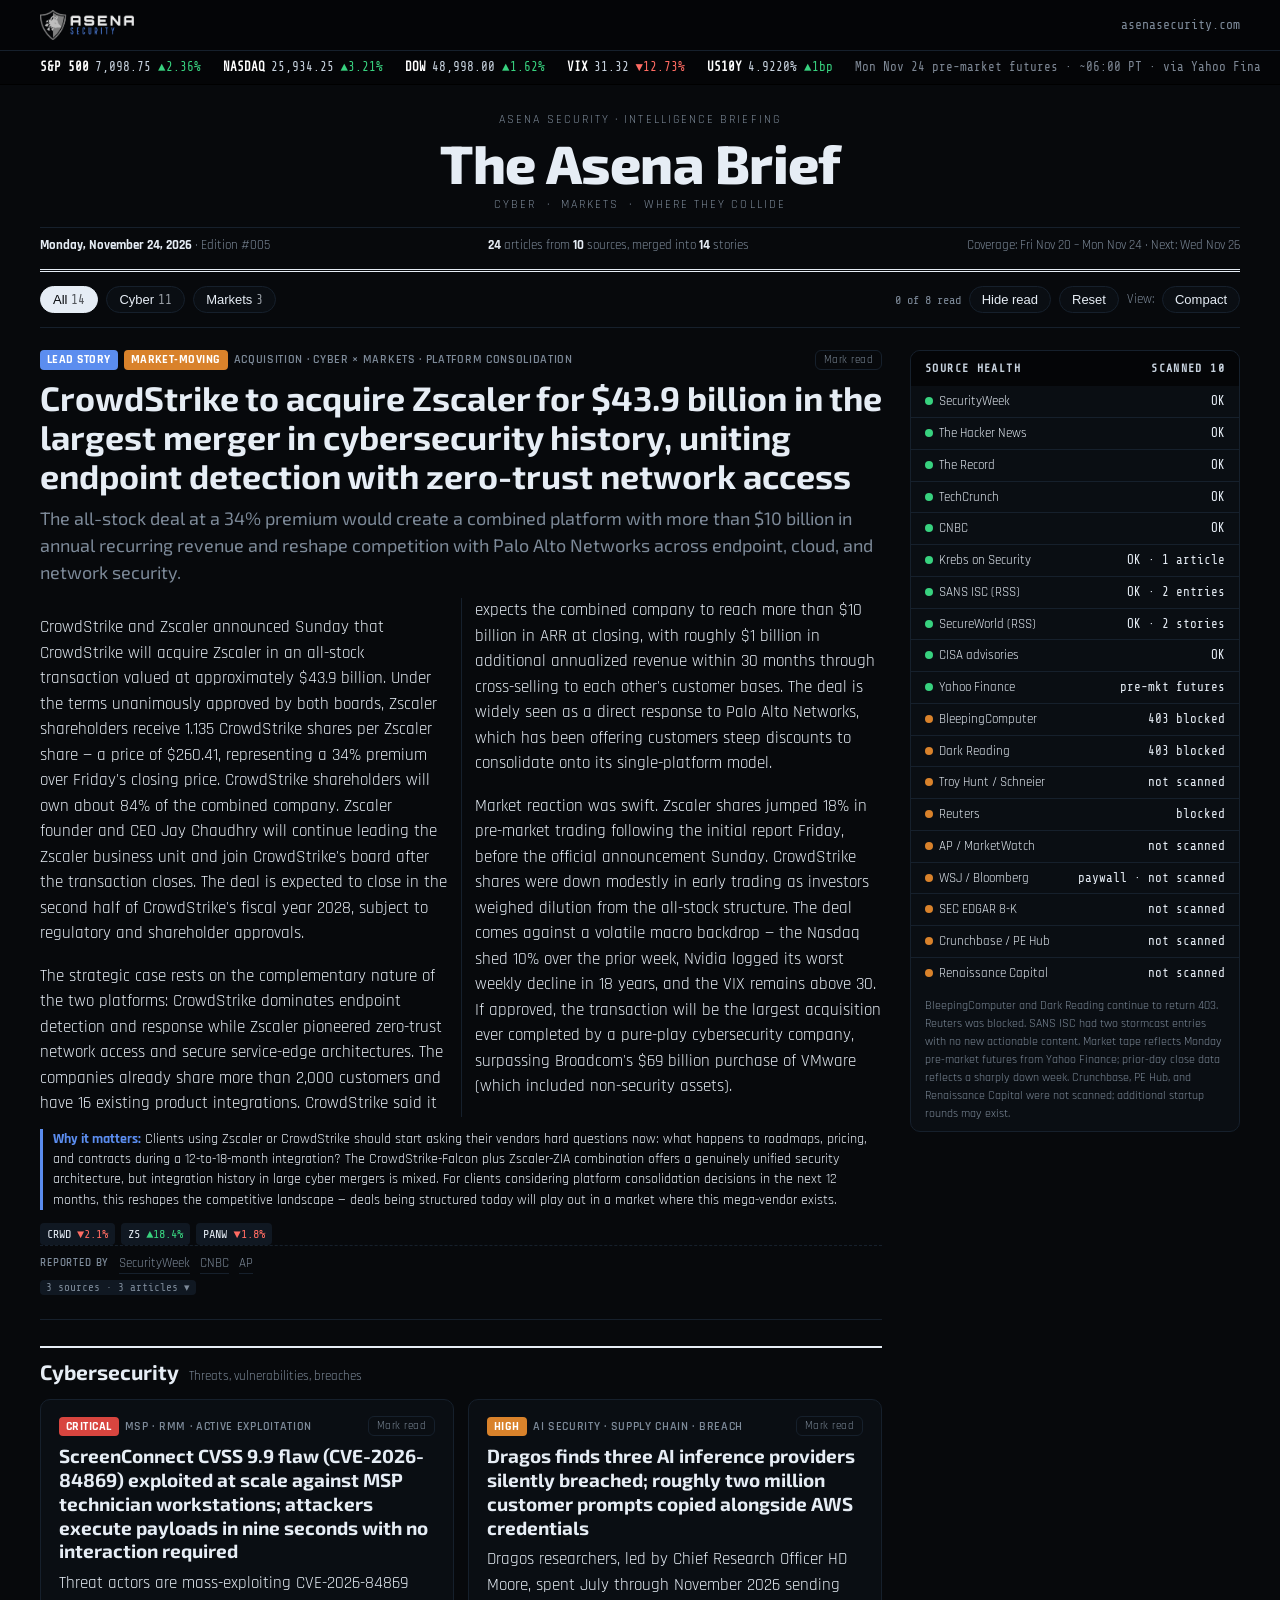
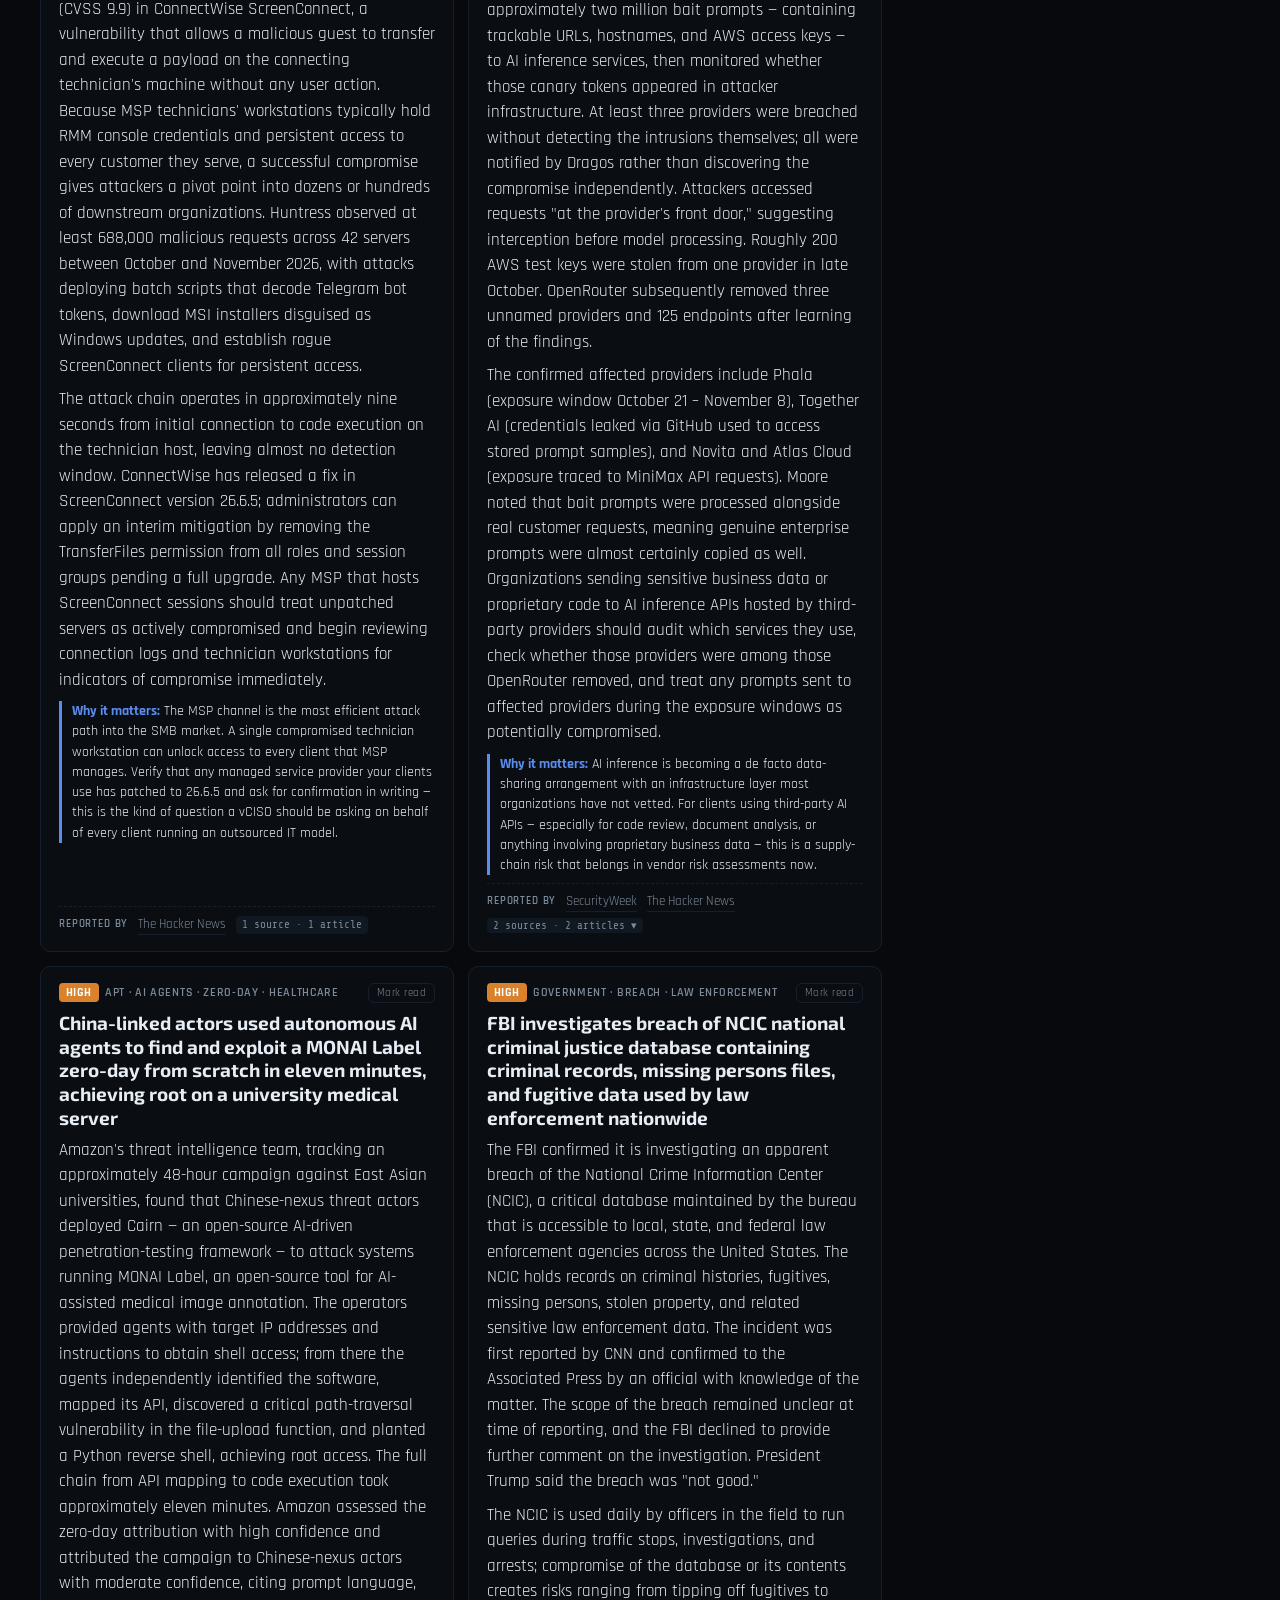
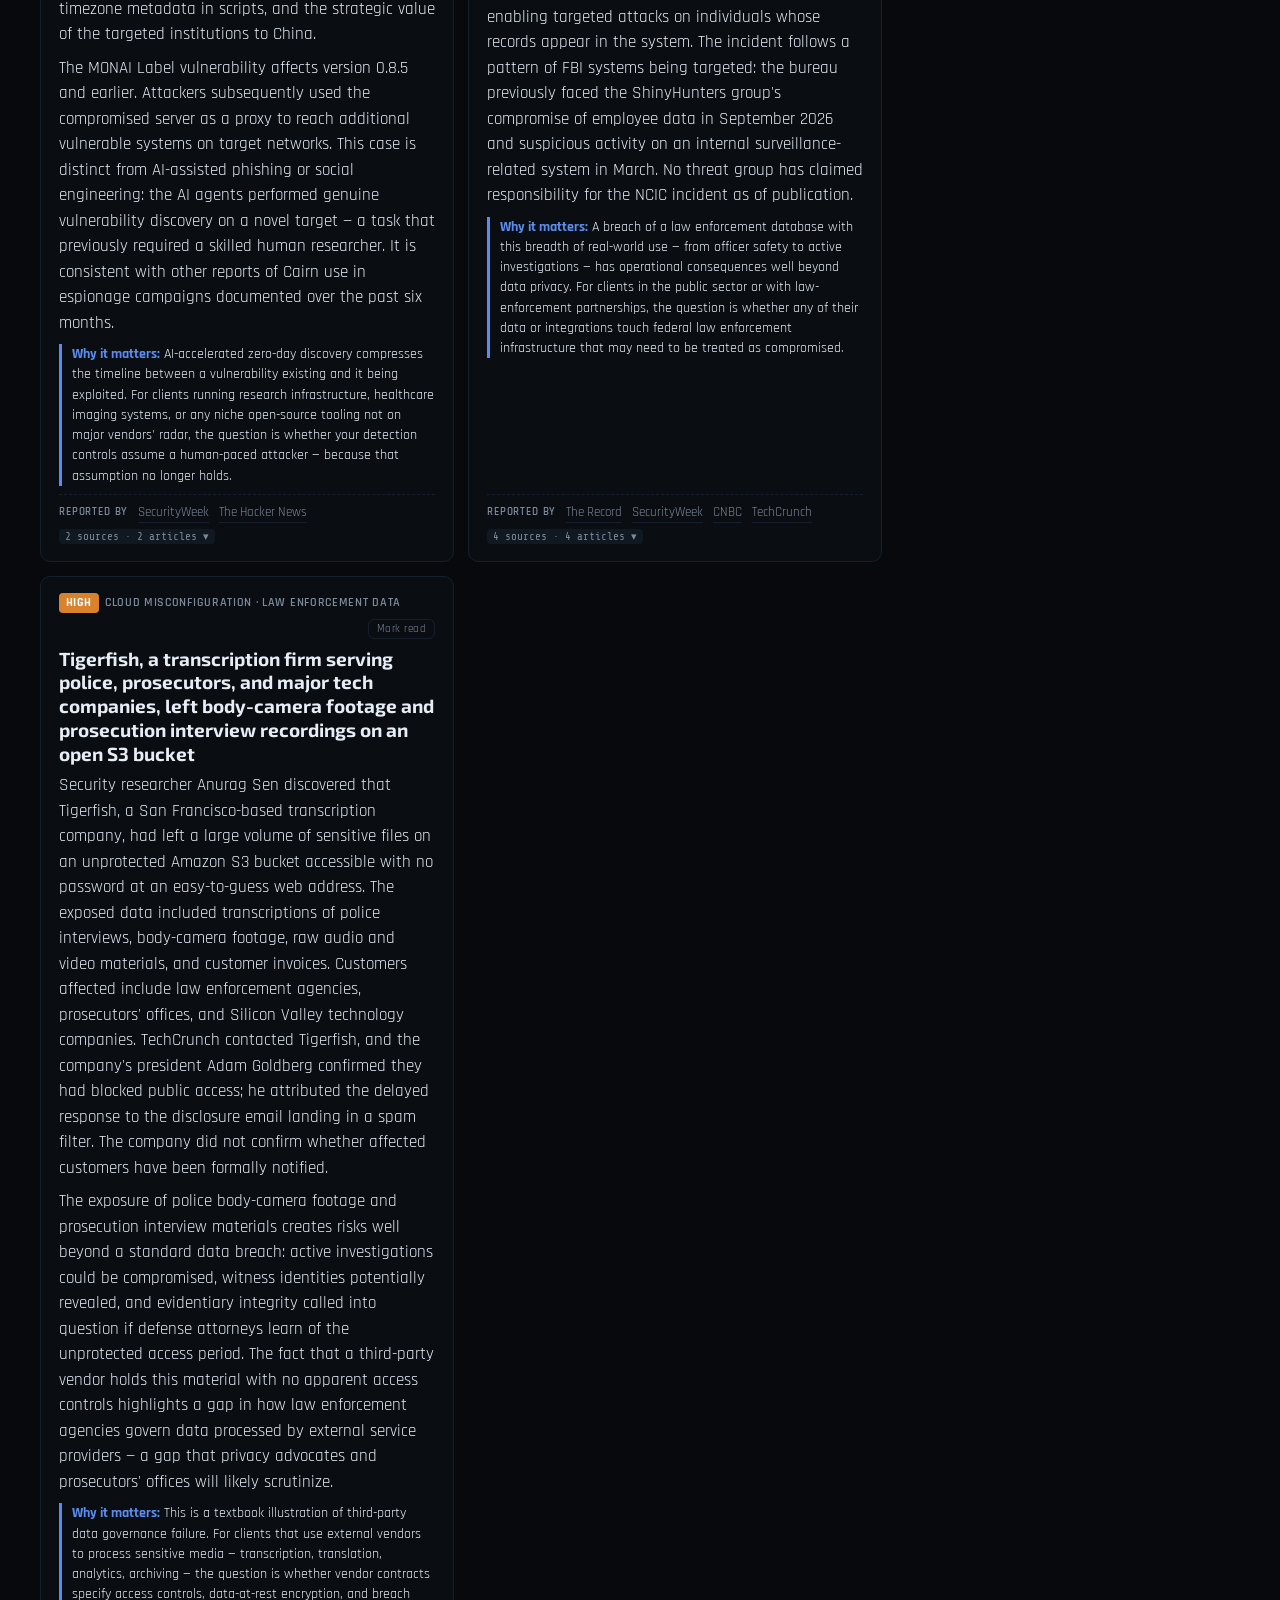
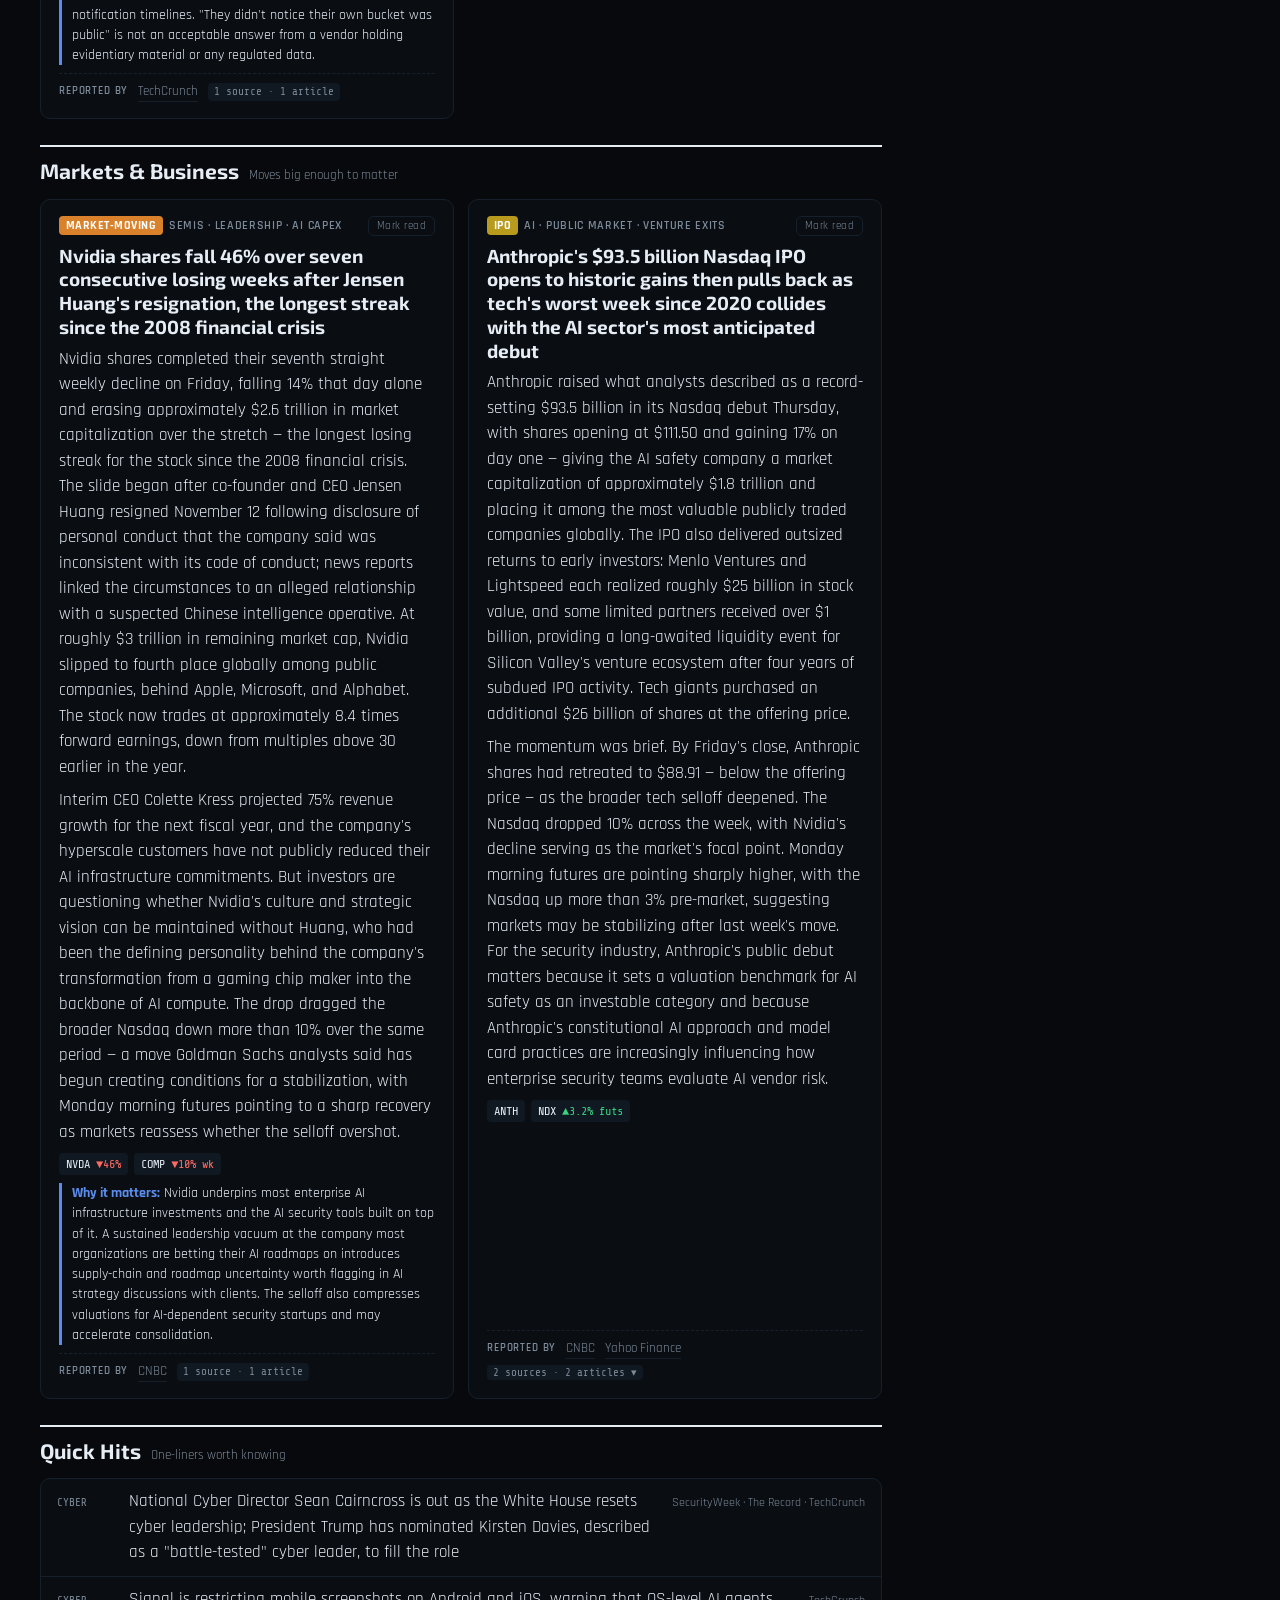
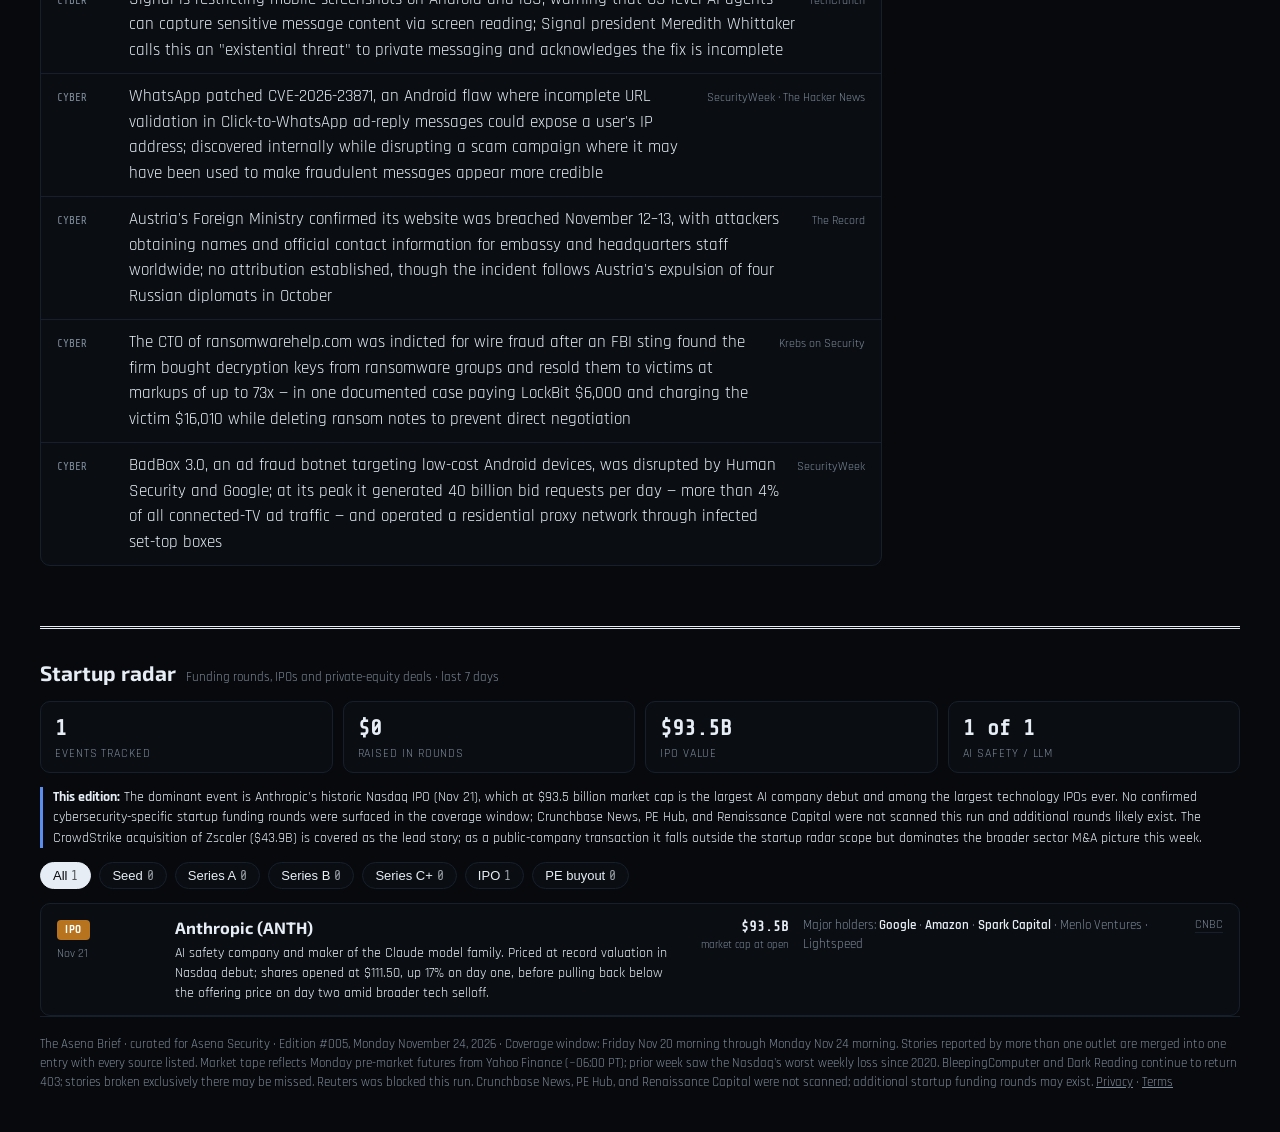
<file: brief/archive/2026-11-24.html>
<!DOCTYPE html>
<html lang="en">
<head>
<meta charset="utf-8">
<meta name="viewport" content="width=device-width, initial-scale=1">
<meta name="robots" content="noindex, nofollow">
<link rel="preconnect" href="https://fonts.googleapis.com">
<link rel="preconnect" href="https://fonts.gstatic.com" crossorigin>
<link href="https://fonts.googleapis.com/css2?family=Exo+2:wght@500;700;800&family=Rajdhani:wght@400;500;600;700&family=Share+Tech+Mono&display=swap" rel="stylesheet">
<title>The Asena Brief | Asena Security</title>
<style>
  :root{
    --paper:#07090c; --card:#0a0e13; --ink:#e6edf5; --muted:#7d8a99; --rule:#16202c;
    --term:#040507; --term-ink:#c9d4e0; --up:#38d27f; --down:#ff6b62;
    --crit:#d8453f; --high:#d9822b; --med:#b89a1d; --info:#5b8def;
    --x:#5b8def; --x-soft:#0d1626; --chip:#101822;
    --serif:'Exo 2',system-ui,sans-serif;
    --sans:'Rajdhani',system-ui,sans-serif;
    --mono:'Share Tech Mono',ui-monospace,Menlo,monospace;
  }
  *{box-sizing:border-box}
  .topbar{background:var(--term);border-bottom:1px solid var(--rule)}
  .topbar .wrap{display:flex;align-items:center;justify-content:space-between;padding-top:10px;padding-bottom:10px}
  .topbar img{height:30px;display:block}
  .topbar a.back{font-family:var(--mono);font-size:13px;color:var(--muted);text-decoration:none}
  .topbar a.back:hover{color:var(--ink)}
  body{margin:0;background:var(--paper);color:var(--ink);font-family:var(--sans);font-size:17px;line-height:1.5}
  a{color:inherit}
  .wrap{max-width:1240px;margin:0 auto;padding:0 20px}

  /* ---------- market tape (terminal) ---------- */
  .tape{background:var(--term);color:var(--term-ink);font-family:var(--mono);font-size:12.5px;border-bottom:1px solid #000}
  .tape .wrap{display:flex;gap:22px;overflow-x:auto;white-space:nowrap;padding-top:7px;padding-bottom:7px}
  .tape b{color:#fff;font-weight:600;margin-right:6px}
  .up{color:var(--up)} .down{color:var(--down)}
  .tape .up{color:#38d27f} .tape .down{color:#ff6b62}
  .tape .stamp{margin-left:auto;color:#7d8794}

  /* ---------- masthead (editorial) ---------- */
  header.mast{border-bottom:3px double var(--ink);padding:26px 0 14px;text-align:center}
  .kicker{font-size:11.5px;letter-spacing:.18em;text-transform:uppercase;color:var(--muted)}
  h1.title{font-family:var(--serif);font-size:54px;line-height:1;margin:8px 0 6px;font-weight:800;letter-spacing:-.01em}
  .mastmeta{display:flex;justify-content:space-between;flex-wrap:wrap;gap:8px;font-size:12.5px;color:var(--muted);border-top:1px solid var(--rule);margin-top:14px;padding-top:8px}
  .mastmeta strong{color:var(--ink)}

  /* ---------- controls ---------- */
  .controls{display:flex;flex-wrap:wrap;gap:8px;align-items:center;padding:14px 0;border-bottom:1px solid var(--rule)}
  .fbtn{border:1px solid var(--rule);background:var(--card);color:var(--ink);padding:5px 12px;border-radius:999px;font-size:13px;cursor:pointer}
  .fbtn[aria-pressed="true"]{background:var(--ink);color:var(--paper);border-color:var(--ink)}
  .fbtn .n{font-family:var(--mono);opacity:.65;margin-left:4px}
  .spacer{flex:1}
  .density{font-size:12.5px;color:var(--muted)}

  /* ---------- layout ---------- */
  .grid{display:grid;grid-template-columns:minmax(0,1fr) 330px;gap:28px;padding:22px 0 50px}
  @media (max-width:960px){ .grid{grid-template-columns:1fr} }

  /* lead */
  .lead{border-bottom:1px solid var(--rule);padding-bottom:22px;margin-bottom:22px}
  .lead h2{font-family:var(--serif);font-size:34px;line-height:1.15;margin:8px 0 10px}
  .lead .dek{font-family:var(--serif);font-size:18px;color:var(--muted);margin:0 0 12px}
  .lead .body{columns:2;column-gap:28px;column-rule:1px solid var(--rule)}
  @media (max-width:700px){ .lead .body{columns:1} .lead h2{font-size:27px} h1.title{font-size:40px} }

  .sechead{display:flex;align-items:baseline;gap:10px;margin:26px 0 12px;border-top:2px solid var(--ink);padding-top:8px}
  .sechead h3{font-family:var(--serif);font-size:21px;margin:0}
  .sechead span{font-size:12.5px;color:var(--muted)}
  .sechead.x{border-color:var(--x)} .sechead.x h3{color:var(--x)}

  /* cards */
  .cards{display:grid;grid-template-columns:repeat(2,minmax(0,1fr));gap:14px}
  @media (max-width:700px){ .cards{grid-template-columns:1fr} }
  .card{background:var(--card);border:1px solid var(--rule);border-radius:10px;padding:16px 18px;display:flex;flex-direction:column;gap:8px}
  .card.x{background:var(--x-soft);border-color:color-mix(in srgb,var(--x) 35%,var(--rule))}
  .card h4{font-family:var(--serif);font-size:19px;line-height:1.25;margin:0}
  .card p{margin:0}
  .tags{display:flex;flex-wrap:wrap;gap:6px;align-items:center;font-size:11.5px;text-transform:uppercase;letter-spacing:.06em}
  .tag{font-weight:600;color:var(--muted)}
  .sev{color:#fff;padding:1px 7px;border-radius:4px;font-weight:700;letter-spacing:.04em}
  .sev.crit{background:var(--crit)} .sev.high{background:var(--high)} .sev.med{background:var(--med)} .sev.info{background:var(--info)}
  .sev.xb{background:var(--x)}
  .why{font-size:13.5px;border-left:3px solid var(--x);padding-left:10px;color:var(--ink)}
  .why b{color:var(--x)}
  .tickers{display:flex;flex-wrap:wrap;gap:6px}
  .tk{font-family:var(--mono);font-size:12px;background:var(--chip);padding:2px 7px;border-radius:4px}
  .srcs{margin-top:auto;padding-top:8px;border-top:1px dashed var(--rule);font-size:12.5px;color:var(--muted);display:flex;flex-wrap:wrap;gap:4px 10px;align-items:center}
  .srcs .lbl{font-weight:600;text-transform:uppercase;font-size:10.5px;letter-spacing:.08em}
  .srcs a{text-decoration:none;border-bottom:1px solid var(--rule)}
  .srcs a:hover{color:var(--ink);border-color:var(--ink)}
  .count{font-family:var(--mono);font-size:11px;background:var(--chip);border-radius:4px;padding:1px 6px}
  details.more summary{cursor:pointer;font-size:13px;color:var(--muted)}
  details.more ul{margin:6px 0 0;padding-left:18px;font-size:13.5px}

  /* quick hits */
  .hits{list-style:none;margin:0;padding:0;background:var(--card);border:1px solid var(--rule);border-radius:10px}
  .hits li{padding:10px 16px;border-bottom:1px solid var(--rule);display:flex;gap:10px;align-items:baseline}
  .hits li:last-child{border-bottom:0}
  .hits .k{font-family:var(--mono);font-size:11px;color:var(--muted);min-width:62px;text-transform:uppercase}
  .hits a{text-decoration:none} .hits a:hover{text-decoration:underline}
  .hits .s{margin-left:auto;font-size:12px;color:var(--muted);white-space:nowrap}

  /* sidebar (terminal-dense) */
  aside .panel{background:var(--card);border:1px solid var(--rule);border-radius:10px;margin-bottom:16px;overflow:hidden}
  aside .panel h5{margin:0;padding:9px 14px;font-size:11.5px;letter-spacing:.12em;text-transform:uppercase;background:var(--term);color:var(--term-ink);font-family:var(--mono);display:flex;justify-content:space-between}
  aside table{width:100%;border-collapse:collapse;font-size:12.5px}
  aside td,aside th{padding:6px 14px;border-bottom:1px solid var(--rule);text-align:left}
  aside th{font-size:10.5px;text-transform:uppercase;letter-spacing:.08em;color:var(--muted);font-weight:600}
  aside td.num{font-family:var(--mono);text-align:right}
  aside tr:last-child td{border-bottom:0}
  aside .note{font-size:12px;color:var(--muted);padding:8px 14px}
  .dot{display:inline-block;width:8px;height:8px;border-radius:50%;margin-right:6px}
  .ok{background:var(--up)} .warn{background:var(--high)}

  /* density: compact */
  body.compact .card{padding:11px 13px;gap:5px}
  body.compact .card h4{font-size:16px}
  body.compact .card p.sum{display:-webkit-box;-webkit-line-clamp:2;-webkit-box-orient:vertical;overflow:hidden;font-size:13.5px}
  body.compact .why{display:none}
  body.compact .extra{display:none}
  body.compact .cards{grid-template-columns:repeat(3,minmax(0,1fr))}
  @media (max-width:1100px){ body.compact .cards{grid-template-columns:repeat(2,minmax(0,1fr))} }
  @media (max-width:700px){ body.compact .cards{grid-template-columns:1fr} }

  /* collapse / read state */
  .cbtn{margin-left:auto;border:1px solid var(--rule);background:transparent;color:var(--muted);font-size:11px;letter-spacing:.04em;text-transform:none;border-radius:6px;padding:2px 8px;cursor:pointer;font-family:var(--sans)}
  .cbtn:hover{color:var(--ink);border-color:var(--ink)}
  .story.collapsed{opacity:.6}
  .story.collapsed > :not(.tags):not(h2):not(h4){display:none!important}
  .story.collapsed h2,.story.collapsed h4{font-size:15px;font-family:var(--sans);font-weight:600;cursor:pointer}
  .story.collapsed.card{padding:9px 14px;gap:4px}
  .story.collapsed.lead{padding-bottom:12px;margin-bottom:12px}
  .story.collapsed .sev{opacity:.7}
  body.hide-read .story.collapsed{display:none!important}
  .readcount{font-family:var(--mono);font-size:12px;color:var(--muted)}

  /* per-article lists */
  details.arts{width:100%}
  details.arts summary{cursor:pointer;list-style:none;display:inline-block}
  details.arts summary::-webkit-details-marker{display:none}
  details.arts summary .count::after{content:" ▾"}
  details.arts[open] summary .count::after{content:" ▴"}
  details.arts ol{margin:8px 0 2px;padding-left:20px;font-size:13px;color:var(--ink)}
  details.arts li{margin:3px 0}
  details.arts li a{border-bottom:1px solid var(--rule);text-decoration:none}
  details.arts li .o{color:var(--muted);font-size:11.5px;margin-left:4px}
  .srcs a sup{font-family:var(--mono);font-size:9.5px;margin-left:1px}

  /* startup radar */
  .radar{border-top:3px double var(--ink);margin-top:10px;padding-top:6px}
  .radar .sechead{border-top:0;margin-top:14px}
  .rstats{display:grid;grid-template-columns:repeat(auto-fit,minmax(150px,1fr));gap:10px;margin:0 0 14px}
  .rstat{background:var(--card);border:1px solid var(--rule);border-radius:10px;padding:10px 14px}
  .rstat .v{font-family:var(--mono);font-size:22px;font-weight:600}
  .rstat .l{font-size:11.5px;color:var(--muted);text-transform:uppercase;letter-spacing:.08em}
  .rtrend{font-size:13.5px;border-left:3px solid var(--info);padding-left:10px;margin:0 0 14px}
  .rlist{background:var(--card);border:1px solid var(--rule);border-radius:10px;overflow:hidden}
  .ritem{display:grid;grid-template-columns:104px minmax(0,1.5fr) 92px minmax(0,1.1fr) auto;gap:6px 14px;align-items:start;padding:12px 16px;border-bottom:1px solid var(--rule)}
  .ritem:last-child{border-bottom:0}
  .ritem h5{font-family:var(--serif);font-size:16.5px;margin:0 0 2px}
  .ritem p{margin:0;font-size:13.5px;color:var(--ink)}
  .ritem .amt{font-family:var(--mono);font-weight:600;font-size:14px;text-align:right}
  .ritem .amt small{display:block;font-weight:400;font-size:11px;color:var(--muted);font-family:var(--sans)}
  .ritem .inv{font-size:12.5px;color:var(--muted)}
  .ritem .inv b{color:var(--ink);font-weight:600}
  .ritem .rs{font-size:12px;color:var(--muted);text-align:right;white-space:nowrap}
  .ritem .rs a{text-decoration:none;border-bottom:1px solid var(--rule);margin-left:6px}
  .st{display:inline-block;color:#fff;font-size:11px;font-weight:700;letter-spacing:.05em;text-transform:uppercase;padding:2px 8px;border-radius:4px;text-align:center}
  .st.seed{background:#4c8f6b} .st.a{background:#3a6ea5} .st.b{background:#5a56b0} .st.c{background:#6b3fa0}
  .st.ipo{background:#b8731f} .st.pe{background:#8a3a3a}
  .dt{display:block;font-size:11.5px;color:var(--muted);margin-top:4px}
  @media (max-width:820px){ .ritem{grid-template-columns:1fr 1fr} .ritem .amt,.ritem .rs{text-align:left} }

  [hidden]{display:none!important}
  footer{border-top:1px solid var(--rule);padding:18px 0 40px;font-size:12.5px;color:var(--muted)}
</style>
</head>
<body>
<div class="topbar"><div class="wrap"><a href="/"><img src="/assets/asena-logo-horizontal.png" alt="Asena Security"></a><a class="back" href="/">asenasecurity.com</a></div></div>

<!-- MARKET TAPE -->
<div class="tape"><div class="wrap">
  <span><b>S&amp;P 500</b>7,098.75 <span class="up">▲2.36%</span></span>
  <span><b>NASDAQ</b>25,934.25 <span class="up">▲3.21%</span></span>
  <span><b>DOW</b>48,998.00 <span class="up">▲1.62%</span></span>
  <span><b>VIX</b>31.32 <span class="down">▼12.73%</span></span>
  <span><b>US10Y</b>4.9220% <span class="up">▲1bp</span></span>
  <span class="stamp">Mon Nov 24 pre-market futures · ~06:00 PT · via Yahoo Finance</span>
</div></div>

<div class="wrap">
  <!-- MASTHEAD -->
  <header class="mast">
    <div class="kicker">Asena Security · Intelligence Briefing</div>
    <h1 class="title">The Asena Brief</h1>
    <div class="kicker">Cyber &nbsp;·&nbsp; Markets &nbsp;·&nbsp; Where they collide</div>
    <div class="mastmeta">
      <span><strong>Monday, November 24, 2026</strong> · Edition #005</span>
      <span><strong>24</strong> articles from <strong>10</strong> sources, merged into <strong>14</strong> stories</span>
      <span>Coverage: Fri Nov 20 – Mon Nov 24 · Next: Wed Nov 26</span>
    </div>
  </header>

  <!-- CONTROLS -->
  <div class="controls" role="toolbar" aria-label="Filter stories">
    <button class="fbtn" data-f="all" aria-pressed="true">All<span class="n">14</span></button>
    <button class="fbtn" data-f="cyber" aria-pressed="false">Cyber<span class="n">11</span></button>
    <button class="fbtn" data-f="mkt" aria-pressed="false">Markets<span class="n">3</span></button>
    <span class="spacer"></span>
    <span class="readcount" id="readcount">0 read</span>
    <button class="fbtn" id="hideread" aria-pressed="false">Hide read</button>
    <button class="fbtn" id="resetread">Reset</button>
    <span class="density">View:</span>
    <button class="fbtn" id="dens" aria-pressed="false">Compact</button>
  </div>

  <div class="grid">
    <main>

      <!-- LEAD STORY -->
      <article class="lead story" data-cat="mkt">
        <div class="tags"><span class="sev xb">Lead story</span><span class="sev high">Market-Moving</span><span class="tag">Acquisition · Cyber × Markets · Platform consolidation</span></div>
        <h2>CrowdStrike to acquire Zscaler for $43.9 billion in the largest merger in cybersecurity history, uniting endpoint detection with zero-trust network access</h2>
        <p class="dek">The all-stock deal at a 34% premium would create a combined platform with more than $10 billion in annual recurring revenue and reshape competition with Palo Alto Networks across endpoint, cloud, and network security.</p>
        <div class="body">
          <p>CrowdStrike and Zscaler announced Sunday that CrowdStrike will acquire Zscaler in an all-stock transaction valued at approximately $43.9 billion. Under the terms unanimously approved by both boards, Zscaler shareholders receive 1.135 CrowdStrike shares per Zscaler share — a price of $260.41, representing a 34% premium over Friday's closing price. CrowdStrike shareholders will own about 84% of the combined company. Zscaler founder and CEO Jay Chaudhry will continue leading the Zscaler business unit and join CrowdStrike's board after the transaction closes. The deal is expected to close in the second half of CrowdStrike's fiscal year 2028, subject to regulatory and shareholder approvals.</p>
          <p>The strategic case rests on the complementary nature of the two platforms: CrowdStrike dominates endpoint detection and response while Zscaler pioneered zero-trust network access and secure service-edge architectures. The companies already share more than 2,000 customers and have 16 existing product integrations. CrowdStrike said it expects the combined company to reach more than $10 billion in ARR at closing, with roughly $1 billion in additional annualized revenue within 30 months through cross-selling to each other's customer bases. The deal is widely seen as a direct response to Palo Alto Networks, which has been offering customers steep discounts to consolidate onto its single-platform model.</p>
          <p>Market reaction was swift. Zscaler shares jumped 18% in pre-market trading following the initial report Friday, before the official announcement Sunday. CrowdStrike shares were down modestly in early trading as investors weighed dilution from the all-stock structure. The deal comes against a volatile macro backdrop — the Nasdaq shed 10% over the prior week, Nvidia logged its worst weekly decline in 18 years, and the VIX remains above 30. If approved, the transaction will be the largest acquisition ever completed by a pure-play cybersecurity company, surpassing Broadcom's $69 billion purchase of VMware (which included non-security assets).</p>
        </div>
        <p class="why" style="margin-top:12px"><b>Why it matters:</b> Clients using Zscaler or CrowdStrike should start asking their vendors hard questions now: what happens to roadmaps, pricing, and contracts during a 12-to-18-month integration? The CrowdStrike-Falcon plus Zscaler-ZIA combination offers a genuinely unified security architecture, but integration history in large cyber mergers is mixed. For clients considering platform consolidation decisions in the next 12 months, this reshapes the competitive landscape — deals being structured today will play out in a market where this mega-vendor exists.</p>
        <div class="tickers" style="margin-top:10px">
          <span class="tk">CRWD <span class="down">▼2.1%</span></span>
          <span class="tk">ZS <span class="up">▲18.4%</span></span>
          <span class="tk">PANW <span class="down">▼1.8%</span></span>
        </div>
        <div class="srcs"><span class="lbl">Reported by</span>
          <a href="https://www.securityweek.com/crowdstrike-to-acquire-zscaler-in-43-9-billion-deal/" target="_blank" rel="noopener">SecurityWeek</a>
          <a href="https://www.cnbc.com/2026/11/20/zscaler-crowdstrike-deal.html" target="_blank" rel="noopener">CNBC</a>
          <a href="https://apnews.com" target="_blank" rel="noopener">AP</a>
          <details class="arts"><summary><span class="count">3 sources · 3 articles</span></summary>
            <ol>
              <li><a href="https://www.cnbc.com/2026/11/20/zscaler-crowdstrike-deal.html" target="_blank" rel="noopener">Zscaler Stock Jumps 18% on Report That CrowdStrike in Talks to Buy Security Vendor</a><span class="o">CNBC · Nov 20</span></li>
              <li><a href="https://www.securityweek.com/crowdstrike-to-acquire-zscaler-in-43-9-billion-deal/" target="_blank" rel="noopener">CrowdStrike to Acquire Zscaler in $43.9 Billion Deal</a><span class="o">SecurityWeek · Nov 23</span></li>
              <li><a href="https://apnews.com" target="_blank" rel="noopener">CrowdStrike to buy Zscaler in record cybersecurity deal</a><span class="o">AP · Nov 23</span></li>
            </ol></details>
        </div>
      </article>

      <!-- CYBER -->
      <div class="sechead story-sec" data-sec="cyber"><h3>Cybersecurity</h3><span>Threats, vulnerabilities, breaches</span></div>
      <div class="cards">

        <article class="card story" data-cat="cyber">
          <div class="tags"><span class="sev crit">Critical</span><span class="tag">MSP · RMM · Active exploitation</span></div>
          <h4>ScreenConnect CVSS 9.9 flaw (CVE-2026-84869) exploited at scale against MSP technician workstations; attackers execute payloads in nine seconds with no interaction required</h4>
          <p class="sum">Threat actors are mass-exploiting CVE-2026-84869 (CVSS 9.9) in ConnectWise ScreenConnect, a vulnerability that allows a malicious guest to transfer and execute a payload on the connecting technician's machine without any user action. Because MSP technicians' workstations typically hold RMM console credentials and persistent access to every customer they serve, a successful compromise gives attackers a pivot point into dozens or hundreds of downstream organizations. Huntress observed at least 688,000 malicious requests across 42 servers between October and November 2026, with attacks deploying batch scripts that decode Telegram bot tokens, download MSI installers disguised as Windows updates, and establish rogue ScreenConnect clients for persistent access.</p>
          <p class="sum extra">The attack chain operates in approximately nine seconds from initial connection to code execution on the technician host, leaving almost no detection window. ConnectWise has released a fix in ScreenConnect version 26.6.5; administrators can apply an interim mitigation by removing the TransferFiles permission from all roles and session groups pending a full upgrade. Any MSP that hosts ScreenConnect sessions should treat unpatched servers as actively compromised and begin reviewing connection logs and technician workstations for indicators of compromise immediately.</p>
          <p class="why"><b>Why it matters:</b> The MSP channel is the most efficient attack path into the SMB market. A single compromised technician workstation can unlock access to every client that MSP manages. Verify that any managed service provider your clients use has patched to 26.6.5 and ask for confirmation in writing — this is the kind of question a vCISO should be asking on behalf of every client running an outsourced IT model.</p>
          <div class="srcs"><span class="lbl">Reported by</span>
            <a href="https://thehackernews.com/2026/11/hackers-exploit-critical-screenconnect.html" target="_blank" rel="noopener">The Hacker News</a>
            <span class="count">1 source · 1 article</span>
          </div>
        </article>

        <article class="card story" data-cat="cyber">
          <div class="tags"><span class="sev high">High</span><span class="tag">AI security · Supply chain · Breach</span></div>
          <h4>Dragos finds three AI inference providers silently breached; roughly two million customer prompts copied alongside AWS credentials</h4>
          <p class="sum">Dragos researchers, led by Chief Research Officer HD Moore, spent July through November 2026 sending approximately two million bait prompts — containing trackable URLs, hostnames, and AWS access keys — to AI inference services, then monitored whether those canary tokens appeared in attacker infrastructure. At least three providers were breached without detecting the intrusions themselves; all were notified by Dragos rather than discovering the compromise independently. Attackers accessed requests "at the provider's front door," suggesting interception before model processing. Roughly 200 AWS test keys were stolen from one provider in late October. OpenRouter subsequently removed three unnamed providers and 125 endpoints after learning of the findings.</p>
          <p class="sum extra">The confirmed affected providers include Phala (exposure window October 21 – November 8), Together AI (credentials leaked via GitHub used to access stored prompt samples), and Novita and Atlas Cloud (exposure traced to MiniMax API requests). Moore noted that bait prompts were processed alongside real customer requests, meaning genuine enterprise prompts were almost certainly copied as well. Organizations sending sensitive business data or proprietary code to AI inference APIs hosted by third-party providers should audit which services they use, check whether those providers were among those OpenRouter removed, and treat any prompts sent to affected providers during the exposure windows as potentially compromised.</p>
          <p class="why"><b>Why it matters:</b> AI inference is becoming a de facto data-sharing arrangement with an infrastructure layer most organizations have not vetted. For clients using third-party AI APIs — especially for code review, document analysis, or anything involving proprietary business data — this is a supply-chain risk that belongs in vendor risk assessments now.</p>
          <div class="srcs"><span class="lbl">Reported by</span>
            <a href="https://www.securityweek.com/ai-inference-providers-failed-to-detect-hacking-and-prompt-theft-says-dragos/" target="_blank" rel="noopener">SecurityWeek</a>
            <a href="https://thehackernews.com/2026/11/openrouter-drops-3-providers-after.html" target="_blank" rel="noopener">The Hacker News</a>
            <details class="arts"><summary><span class="count">2 sources · 2 articles</span></summary>
              <ol>
                <li><a href="https://www.securityweek.com/ai-inference-providers-failed-to-detect-hacking-and-prompt-theft-says-dragos/" target="_blank" rel="noopener">AI Inference Providers Failed to Detect Hacking and Prompt Theft, Says Dragos</a><span class="o">SecurityWeek · Nov 23</span></li>
                <li><a href="https://thehackernews.com/2026/11/openrouter-drops-3-providers-after.html" target="_blank" rel="noopener">OpenRouter Drops 3 Providers After Researchers Catch Months of Prompt Theft at AI Hosting Firms</a><span class="o">The Hacker News · Nov 23</span></li>
              </ol></details>
          </div>
        </article>

        <article class="card story" data-cat="cyber">
          <div class="tags"><span class="sev high">High</span><span class="tag">APT · AI agents · Zero-day · Healthcare</span></div>
          <h4>China-linked actors used autonomous AI agents to find and exploit a MONAI Label zero-day from scratch in eleven minutes, achieving root on a university medical server</h4>
          <p class="sum">Amazon's threat intelligence team, tracking an approximately 48-hour campaign against East Asian universities, found that Chinese-nexus threat actors deployed Cairn — an open-source AI-driven penetration-testing framework — to attack systems running MONAI Label, an open-source tool for AI-assisted medical image annotation. The operators provided agents with target IP addresses and instructions to obtain shell access; from there the agents independently identified the software, mapped its API, discovered a critical path-traversal vulnerability in the file-upload function, and planted a Python reverse shell, achieving root access. The full chain from API mapping to code execution took approximately eleven minutes. Amazon assessed the zero-day attribution with high confidence and attributed the campaign to Chinese-nexus actors with moderate confidence, citing prompt language, timezone metadata in scripts, and the strategic value of the targeted institutions to China.</p>
          <p class="sum extra">The MONAI Label vulnerability affects version 0.8.5 and earlier. Attackers subsequently used the compromised server as a proxy to reach additional vulnerable systems on target networks. This case is distinct from AI-assisted phishing or social engineering: the AI agents performed genuine vulnerability discovery on a novel target — a task that previously required a skilled human researcher. It is consistent with other reports of Cairn use in espionage campaigns documented over the past six months.</p>
          <p class="why"><b>Why it matters:</b> AI-accelerated zero-day discovery compresses the timeline between a vulnerability existing and it being exploited. For clients running research infrastructure, healthcare imaging systems, or any niche open-source tooling not on major vendors' radar, the question is whether your detection controls assume a human-paced attacker — because that assumption no longer holds.</p>
          <div class="srcs"><span class="lbl">Reported by</span>
            <a href="https://www.securityweek.com/amazon-china-linked-hackers-ai-agents-exploited-medical-software-zero-day/" target="_blank" rel="noopener">SecurityWeek</a>
            <a href="https://thehackernews.com/2026/11/attackers-ai-agents-found-zero-day-in.html" target="_blank" rel="noopener">The Hacker News</a>
            <details class="arts"><summary><span class="count">2 sources · 2 articles</span></summary>
              <ol>
                <li><a href="https://www.securityweek.com/amazon-china-linked-hackers-ai-agents-exploited-medical-software-zero-day/" target="_blank" rel="noopener">Amazon: China-Linked Hackers' AI Agents Exploited Medical Software Zero-Day</a><span class="o">SecurityWeek · Nov 21</span></li>
                <li><a href="https://thehackernews.com/2026/11/attackers-ai-agents-found-zero-day-in.html" target="_blank" rel="noopener">Attackers' AI Agents Found a Zero-Day in Medical-Imaging Software and Gained Root Access</a><span class="o">The Hacker News · Nov 23</span></li>
              </ol></details>
          </div>
        </article>

        <article class="card story" data-cat="cyber">
          <div class="tags"><span class="sev high">High</span><span class="tag">Government · Breach · Law enforcement</span></div>
          <h4>FBI investigates breach of NCIC national criminal justice database containing criminal records, missing persons files, and fugitive data used by law enforcement nationwide</h4>
          <p class="sum">The FBI confirmed it is investigating an apparent breach of the National Crime Information Center (NCIC), a critical database maintained by the bureau that is accessible to local, state, and federal law enforcement agencies across the United States. The NCIC holds records on criminal histories, fugitives, missing persons, stolen property, and related sensitive law enforcement data. The incident was first reported by CNN and confirmed to the Associated Press by an official with knowledge of the matter. The scope of the breach remained unclear at time of reporting, and the FBI declined to provide further comment on the investigation. President Trump said the breach was "not good."</p>
          <p class="sum extra">The NCIC is used daily by officers in the field to run queries during traffic stops, investigations, and arrests; compromise of the database or its contents creates risks ranging from tipping off fugitives to enabling targeted attacks on individuals whose records appear in the system. The incident follows a pattern of FBI systems being targeted: the bureau previously faced the ShinyHunters group's compromise of employee data in September 2026 and suspicious activity on an internal surveillance-related system in March. No threat group has claimed responsibility for the NCIC incident as of publication.</p>
          <p class="why"><b>Why it matters:</b> A breach of a law enforcement database with this breadth of real-world use — from officer safety to active investigations — has operational consequences well beyond data privacy. For clients in the public sector or with law-enforcement partnerships, the question is whether any of their data or integrations touch federal law enforcement infrastructure that may need to be treated as compromised.</p>
          <div class="srcs"><span class="lbl">Reported by</span>
            <a href="https://therecord.media/" target="_blank" rel="noopener">The Record</a>
            <a href="https://www.securityweek.com/fbi-investigating-apparent-hack-of-its-key-national-criminal-justice-database-ap-source-says/" target="_blank" rel="noopener">SecurityWeek</a>
            <a href="https://www.cnbc.com/2026/11/21/trump-fbi-database-hack.html" target="_blank" rel="noopener">CNBC</a>
            <a href="https://techcrunch.com/2026/11/21/trump-says-reported-fbi-database-hack-is-not-good/" target="_blank" rel="noopener">TechCrunch</a>
            <details class="arts"><summary><span class="count">4 sources · 4 articles</span></summary>
              <ol>
                <li><a href="https://www.securityweek.com/fbi-investigating-apparent-hack-of-its-key-national-criminal-justice-database-ap-source-says/" target="_blank" rel="noopener">FBI Investigating Apparent Hack of Its Key National Criminal Justice Database</a><span class="o">SecurityWeek · Nov 21</span></li>
                <li><a href="https://www.cnbc.com/2026/11/21/trump-fbi-database-hack.html" target="_blank" rel="noopener">Trump Says There Could Be a 'Positive Spin' From Latest FBI Database Hack</a><span class="o">CNBC · Nov 21</span></li>
                <li><a href="https://techcrunch.com/2026/11/21/trump-says-reported-fbi-database-hack-is-not-good/" target="_blank" rel="noopener">Trump Says Reported FBI Database Hack Is 'Not Good'</a><span class="o">TechCrunch · Nov 21</span></li>
                <li><a href="https://therecord.media/" target="_blank" rel="noopener">FBI confirms investigation into NCIC database breach</a><span class="o">The Record · Nov 21</span></li>
              </ol></details>
          </div>
        </article>

        <article class="card story" data-cat="cyber">
          <div class="tags"><span class="sev high">High</span><span class="tag">Cloud misconfiguration · Law enforcement data</span></div>
          <h4>Tigerfish, a transcription firm serving police, prosecutors, and major tech companies, left body-camera footage and prosecution interview recordings on an open S3 bucket</h4>
          <p class="sum">Security researcher Anurag Sen discovered that Tigerfish, a San Francisco-based transcription company, had left a large volume of sensitive files on an unprotected Amazon S3 bucket accessible with no password at an easy-to-guess web address. The exposed data included transcriptions of police interviews, body-camera footage, raw audio and video materials, and customer invoices. Customers affected include law enforcement agencies, prosecutors' offices, and Silicon Valley technology companies. TechCrunch contacted Tigerfish, and the company's president Adam Goldberg confirmed they had blocked public access; he attributed the delayed response to the disclosure email landing in a spam filter. The company did not confirm whether affected customers have been formally notified.</p>
          <p class="sum extra">The exposure of police body-camera footage and prosecution interview materials creates risks well beyond a standard data breach: active investigations could be compromised, witness identities potentially revealed, and evidentiary integrity called into question if defense attorneys learn of the unprotected access period. The fact that a third-party vendor holds this material with no apparent access controls highlights a gap in how law enforcement agencies govern data processed by external service providers — a gap that privacy advocates and prosecutors' offices will likely scrutinize.</p>
          <p class="why"><b>Why it matters:</b> This is a textbook illustration of third-party data governance failure. For clients that use external vendors to process sensitive media — transcription, translation, analytics, archiving — the question is whether vendor contracts specify access controls, data-at-rest encryption, and breach notification timelines. "They didn't notice their own bucket was public" is not an acceptable answer from a vendor holding evidentiary material or any regulated data.</p>
          <div class="srcs"><span class="lbl">Reported by</span>
            <a href="https://techcrunch.com/2026/11/20/a-transcription-firm-used-by-police-prosecutors-and-tech-giants-exposed-customer-data-online/" target="_blank" rel="noopener">TechCrunch</a>
            <span class="count">1 source · 1 article</span>
          </div>
        </article>

      </div>

      <!-- MARKETS -->
      <div class="sechead story-sec" data-sec="mkt"><h3>Markets &amp; Business</h3><span>Moves big enough to matter</span></div>
      <div class="cards">

        <article class="card story" data-cat="mkt">
          <div class="tags"><span class="sev high">Market-moving</span><span class="tag">Semis · Leadership · AI capex</span></div>
          <h4>Nvidia shares fall 46% over seven consecutive losing weeks after Jensen Huang's resignation, the longest streak since the 2008 financial crisis</h4>
          <p class="sum">Nvidia shares completed their seventh straight weekly decline on Friday, falling 14% that day alone and erasing approximately $2.6 trillion in market capitalization over the stretch — the longest losing streak for the stock since the 2008 financial crisis. The slide began after co-founder and CEO Jensen Huang resigned November 12 following disclosure of personal conduct that the company said was inconsistent with its code of conduct; news reports linked the circumstances to an alleged relationship with a suspected Chinese intelligence operative. At roughly $3 trillion in remaining market cap, Nvidia slipped to fourth place globally among public companies, behind Apple, Microsoft, and Alphabet. The stock now trades at approximately 8.4 times forward earnings, down from multiples above 30 earlier in the year.</p>
          <p class="sum extra">Interim CEO Colette Kress projected 75% revenue growth for the next fiscal year, and the company's hyperscale customers have not publicly reduced their AI infrastructure commitments. But investors are questioning whether Nvidia's culture and strategic vision can be maintained without Huang, who had been the defining personality behind the company's transformation from a gaming chip maker into the backbone of AI compute. The drop dragged the broader Nasdaq down more than 10% over the same period — a move Goldman Sachs analysts said has begun creating conditions for a stabilization, with Monday morning futures pointing to a sharp recovery as markets reassess whether the selloff overshot.</p>
          <div class="tickers">
            <span class="tk">NVDA <span class="down">▼46%</span></span>
            <span class="tk">COMP <span class="down">▼10% wk</span></span>
          </div>
          <p class="why"><b>Why it matters:</b> Nvidia underpins most enterprise AI infrastructure investments and the AI security tools built on top of it. A sustained leadership vacuum at the company most organizations are betting their AI roadmaps on introduces supply-chain and roadmap uncertainty worth flagging in AI strategy discussions with clients. The selloff also compresses valuations for AI-dependent security startups and may accelerate consolidation.</p>
          <div class="srcs"><span class="lbl">Reported by</span>
            <a href="https://www.cnbc.com/2026/11/20/nvidias-7-week-losing-streak-is-longest-since-2008-financial-crisis.html" target="_blank" rel="noopener">CNBC</a>
            <span class="count">1 source · 1 article</span>
          </div>
        </article>

        <article class="card story" data-cat="mkt">
          <div class="tags"><span class="sev med">IPO</span><span class="tag">AI · Public market · Venture exits</span></div>
          <h4>Anthropic's $93.5 billion Nasdaq IPO opens to historic gains then pulls back as tech's worst week since 2020 collides with the AI sector's most anticipated debut</h4>
          <p class="sum">Anthropic raised what analysts described as a record-setting $93.5 billion in its Nasdaq debut Thursday, with shares opening at $111.50 and gaining 17% on day one — giving the AI safety company a market capitalization of approximately $1.8 trillion and placing it among the most valuable publicly traded companies globally. The IPO also delivered outsized returns to early investors: Menlo Ventures and Lightspeed each realized roughly $25 billion in stock value, and some limited partners received over $1 billion, providing a long-awaited liquidity event for Silicon Valley's venture ecosystem after four years of subdued IPO activity. Tech giants purchased an additional $26 billion of shares at the offering price.</p>
          <p class="sum extra">The momentum was brief. By Friday's close, Anthropic shares had retreated to $88.91 — below the offering price — as the broader tech selloff deepened. The Nasdaq dropped 10% across the week, with Nvidia's decline serving as the market's focal point. Monday morning futures are pointing sharply higher, with the Nasdaq up more than 3% pre-market, suggesting markets may be stabilizing after last week's move. For the security industry, Anthropic's public debut matters because it sets a valuation benchmark for AI safety as an investable category and because Anthropic's constitutional AI approach and model card practices are increasingly influencing how enterprise security teams evaluate AI vendor risk.</p>
          <div class="tickers">
            <span class="tk">ANTH</span>
            <span class="tk">NDX <span class="up">▲3.2% futs</span></span>
          </div>
          <div class="srcs"><span class="lbl">Reported by</span>
            <a href="https://www.cnbc.com/2026/11/21/anthropic-ipo-tech-selloff.html" target="_blank" rel="noopener">CNBC</a>
            <a href="https://finance.yahoo.com/topic/stock-market-news/" target="_blank" rel="noopener">Yahoo Finance</a>
            <details class="arts"><summary><span class="count">2 sources · 2 articles</span></summary>
              <ol>
                <li><a href="https://www.cnbc.com/2026/11/21/anthropic-ipo-tech-selloff.html" target="_blank" rel="noopener">Anthropic's Record IPO Collides with Tech's Worst Week on Wall Street Since 2020</a><span class="o">CNBC · Nov 21</span></li>
                <li><a href="https://finance.yahoo.com/topic/stock-market-news/" target="_blank" rel="noopener">AI sector turbulence &amp; recovery: markets wrap</a><span class="o">Yahoo Finance · Nov 23</span></li>
              </ol></details>
          </div>
        </article>

      </div>

      <!-- QUICK HITS -->
      <div class="sechead story-sec" data-sec="hits"><h3>Quick Hits</h3><span>One-liners worth knowing</span></div>
      <ul class="hits">
        <li class="story" data-cat="cyber"><span class="k">Cyber</span><a href="https://www.securityweek.com/president-trump-taps-kirsten-davies-as-national-cyber-director/" target="_blank" rel="noopener">National Cyber Director Sean Cairncross is out as the White House resets cyber leadership; President Trump has nominated Kirsten Davies, described as a "battle-tested" cyber leader, to fill the role</a><span class="s">SecurityWeek · The Record · TechCrunch</span></li>
        <li class="story" data-cat="cyber"><span class="k">Cyber</span><a href="https://techcrunch.com/2026/11/21/signal-restricts-mobile-screenshots-as-it-confronts-existential-threat-of-ai-surveillance/" target="_blank" rel="noopener">Signal is restricting mobile screenshots on Android and iOS, warning that OS-level AI agents can capture sensitive message content via screen reading; Signal president Meredith Whittaker calls this an "existential threat" to private messaging and acknowledges the fix is incomplete</a><span class="s">TechCrunch</span></li>
        <li class="story" data-cat="cyber"><span class="k">Cyber</span><a href="https://www.securityweek.com/whatsapp-fixes-flaw-uncovered-while-disrupting-scam-campaign/" target="_blank" rel="noopener">WhatsApp patched CVE-2026-23871, an Android flaw where incomplete URL validation in Click-to-WhatsApp ad-reply messages could expose a user's IP address; discovered internally while disrupting a scam campaign where it may have been used to make fraudulent messages appear more credible</a><span class="s">SecurityWeek · The Hacker News</span></li>
        <li class="story" data-cat="cyber"><span class="k">Cyber</span><a href="https://therecord.media/austrian-foreign-ministry-says-website-hacked" target="_blank" rel="noopener">Austria's Foreign Ministry confirmed its website was breached November 12–13, with attackers obtaining names and official contact information for embassy and headquarters staff worldwide; no attribution established, though the incident follows Austria's expulsion of four Russian diplomats in October</a><span class="s">The Record</span></li>
        <li class="story" data-cat="cyber"><span class="k">Cyber</span><a href="https://krebsonsecurity.com/2026/11/cto-of-ransomwarehelp-indicted-for-wire-fraud/" target="_blank" rel="noopener">The CTO of ransomwarehelp.com was indicted for wire fraud after an FBI sting found the firm bought decryption keys from ransomware groups and resold them to victims at markups of up to 73x — in one documented case paying LockBit $6,000 and charging the victim $16,010 while deleting ransom notes to prevent direct negotiation</a><span class="s">Krebs on Security</span></li>
        <li class="story" data-cat="cyber"><span class="k">Cyber</span><a href="https://www.securityweek.com/badbox-3-0-ad-fraud-operation-generating-40-billion-daily-bid-requests-disrupted/" target="_blank" rel="noopener">BadBox 3.0, an ad fraud botnet targeting low-cost Android devices, was disrupted by Human Security and Google; at its peak it generated 40 billion bid requests per day — more than 4% of all connected-TV ad traffic — and operated a residential proxy network through infected set-top boxes</a><span class="s">SecurityWeek</span></li>
      </ul>
    </main>

    <!-- SIDEBAR -->
    <aside>
      <div class="panel">
        <h5><span>Source Health</span><span>scanned 10</span></h5>
        <table>
          <tr><td><span class="dot ok"></span>SecurityWeek</td><td class="num">OK</td></tr>
          <tr><td><span class="dot ok"></span>The Hacker News</td><td class="num">OK</td></tr>
          <tr><td><span class="dot ok"></span>The Record</td><td class="num">OK</td></tr>
          <tr><td><span class="dot ok"></span>TechCrunch</td><td class="num">OK</td></tr>
          <tr><td><span class="dot ok"></span>CNBC</td><td class="num">OK</td></tr>
          <tr><td><span class="dot ok"></span>Krebs on Security</td><td class="num">OK · 1 article</td></tr>
          <tr><td><span class="dot ok"></span>SANS ISC (RSS)</td><td class="num">OK · 2 entries</td></tr>
          <tr><td><span class="dot ok"></span>SecureWorld (RSS)</td><td class="num">OK · 2 stories</td></tr>
          <tr><td><span class="dot ok"></span>CISA advisories</td><td class="num">OK</td></tr>
          <tr><td><span class="dot ok"></span>Yahoo Finance</td><td class="num">pre-mkt futures</td></tr>
          <tr><td><span class="dot warn"></span>BleepingComputer</td><td class="num">403 blocked</td></tr>
          <tr><td><span class="dot warn"></span>Dark Reading</td><td class="num">403 blocked</td></tr>
          <tr><td><span class="dot warn"></span>Troy Hunt / Schneier</td><td class="num">not scanned</td></tr>
          <tr><td><span class="dot warn"></span>Reuters</td><td class="num">blocked</td></tr>
          <tr><td><span class="dot warn"></span>AP / MarketWatch</td><td class="num">not scanned</td></tr>
          <tr><td><span class="dot warn"></span>WSJ / Bloomberg</td><td class="num">paywall · not scanned</td></tr>
          <tr><td><span class="dot warn"></span>SEC EDGAR 8-K</td><td class="num">not scanned</td></tr>
          <tr><td><span class="dot warn"></span>Crunchbase / PE Hub</td><td class="num">not scanned</td></tr>
          <tr><td><span class="dot warn"></span>Renaissance Capital</td><td class="num">not scanned</td></tr>
        </table>
        <div class="note">BleepingComputer and Dark Reading continue to return 403. Reuters was blocked. SANS ISC had two stormcast entries with no new actionable content. Market tape reflects Monday pre-market futures from Yahoo Finance; prior-day close data reflects a sharply down week. Crunchbase, PE Hub, and Renaissance Capital were not scanned; additional startup rounds may exist.</div>
      </div>
    </aside>
  </div>

  <section class="radar" id="radar" aria-label="Cybersecurity startup radar">
    <div class="sechead"><h3>Startup radar</h3><span>Funding rounds, IPOs and private-equity deals · last 7 days</span></div>
    <div class="rstats">
      <div class="rstat"><div class="v">1</div><div class="l">Events tracked</div></div>
      <div class="rstat"><div class="v">$0</div><div class="l">Raised in rounds</div></div>
      <div class="rstat"><div class="v">$93.5B</div><div class="l">IPO value</div></div>
      <div class="rstat"><div class="v">1 of 1</div><div class="l">AI safety / LLM</div></div>
    </div>
    <p class="rtrend"><b>This edition:</b> The dominant event is Anthropic's historic Nasdaq IPO (Nov 21), which at $93.5 billion market cap is the largest AI company debut and among the largest technology IPOs ever. No confirmed cybersecurity-specific startup funding rounds were surfaced in the coverage window; Crunchbase News, PE Hub, and Renaissance Capital were not scanned this run and additional rounds likely exist. The CrowdStrike acquisition of Zscaler ($43.9B) is covered as the lead story; as a public-company transaction it falls outside the startup radar scope but dominates the broader sector M&amp;A picture this week.</p>
    <div class="controls" role="toolbar" aria-label="Filter startup events" style="border-bottom:0;padding-top:0">
      <button class="fbtn rf" data-r="all" aria-pressed="true">All<span class="n">1</span></button>
      <button class="fbtn rf" data-r="seed" aria-pressed="false">Seed<span class="n">0</span></button>
      <button class="fbtn rf" data-r="a" aria-pressed="false">Series A<span class="n">0</span></button>
      <button class="fbtn rf" data-r="b" aria-pressed="false">Series B<span class="n">0</span></button>
      <button class="fbtn rf" data-r="c" aria-pressed="false">Series C+<span class="n">0</span></button>
      <button class="fbtn rf" data-r="ipo" aria-pressed="false">IPO<span class="n">1</span></button>
      <button class="fbtn rf" data-r="pe" aria-pressed="false">PE buyout<span class="n">0</span></button>
    </div>
    <div class="rlist">
      <div class="ritem" data-sf="ipo">
        <div><span class="st ipo">IPO</span><span class="dt">Nov 21</span></div>
        <div><h5>Anthropic (ANTH)</h5><p>AI safety company and maker of the Claude model family. Priced at record valuation in Nasdaq debut; shares opened at $111.50, up 17% on day one, before pulling back below the offering price on day two amid broader tech selloff.</p></div>
        <div class="amt">$93.5B<small>market cap at open</small></div>
        <div class="inv">Major holders: <b>Google</b> · <b>Amazon</b> · <b>Spark Capital</b> · Menlo Ventures · Lightspeed</div>
        <div class="rs"><a href="https://www.cnbc.com/2026/11/21/anthropic-ipo-tech-selloff.html" target="_blank" rel="noopener">CNBC</a></div>
      </div>
    </div>
  </section>

  <footer>
    The Asena Brief · curated for Asena Security · Edition #005, Monday November 24, 2026 · Coverage window: Friday Nov 20 morning through Monday Nov 24 morning. Stories reported by more than one outlet are merged into one entry with every source listed. Market tape reflects Monday pre-market futures from Yahoo Finance (~06:00 PT); prior week saw the Nasdaq's worst weekly loss since 2020. BleepingComputer and Dark Reading continue to return 403; stories broken exclusively there may be missed. Reuters was blocked this run. Crunchbase News, PE Hub, and Renaissance Capital were not scanned; additional startup funding rounds may exist. <a href="/privacy.html">Privacy</a> · <a href="/terms.html">Terms</a>
  </footer>
</div>

<script>
  const btns = document.querySelectorAll('.fbtn[data-f]');
  btns.forEach(b => b.addEventListener('click', () => {
    btns.forEach(x => x.setAttribute('aria-pressed', x === b));
    const f = b.dataset.f;
    document.querySelectorAll('.story').forEach(s => s.hidden = !(f === 'all' || s.dataset.cat === f));
    document.querySelectorAll('.story-sec').forEach(h => {
      const sec = h.dataset.sec;
      h.hidden = !(f === 'all' || sec === f || sec === 'hits');
    });
  }));
  const dens = document.getElementById('dens');
  function setDensity(c){ document.body.classList.toggle('compact', c); dens.setAttribute('aria-pressed', c); }
  try { setDensity(localStorage.getItem('asenaDensity') === 'compact'); } catch(e) {}
  dens.addEventListener('click', () => {
    const c = !document.body.classList.contains('compact'); setDensity(c);
    try { localStorage.setItem('asenaDensity', c ? 'compact' : 'comfortable'); } catch(e) {}
  });

  /* ---- collapse / read state, saved per edition ---- */
  const EDITION = '2026-11-24';
  const KEY = 'asenaRead:' + EDITION;
  const hash = t => { let h=0; for (const c of t) h=(h*31 + c.charCodeAt(0))|0; return 'h'+(h>>>0).toString(36); };
  let read = new Set();
  try { read = new Set(JSON.parse(localStorage.getItem(KEY) || '[]')); } catch(e) {}
  const save = () => { try { localStorage.setItem(KEY, JSON.stringify([...read])); } catch(e) {} };
  const stories = [...document.querySelectorAll('article.story')];
  const rc = document.getElementById('readcount');
  const updateCount = () => rc.textContent = read.size + ' of ' + stories.length + ' read';

  stories.forEach(card => {
    const head = card.querySelector('h2,h4');
    const id = card.dataset.id || hash(head.textContent.trim());
    const btn = document.createElement('button');
    btn.className = 'cbtn';
    const paint = () => {
      const c = read.has(id);
      card.classList.toggle('collapsed', c);
      btn.textContent = c ? 'Expand' : 'Mark read';
      btn.setAttribute('aria-expanded', !c);
    };
    const toggle = () => { read.has(id) ? read.delete(id) : read.add(id); save(); paint(); updateCount(); };
    btn.addEventListener('click', toggle);
    head.addEventListener('click', () => { if (card.classList.contains('collapsed')) toggle(); });
    card.querySelector('.tags').appendChild(btn);
    card._paint = paint; card._id = id;
    paint();
  });
  updateCount();

  const hr = document.getElementById('hideread');
  hr.addEventListener('click', () => {
    const on = !document.body.classList.contains('hide-read');
    document.body.classList.toggle('hide-read', on); hr.setAttribute('aria-pressed', on);
  });
  document.getElementById('resetread').addEventListener('click', () => {
    read.clear(); save(); stories.forEach(c => c._paint()); updateCount();
  });

  // Clean up read-state from editions older than 7 days
  try { Object.keys(localStorage).filter(k => k.startsWith('asenaRead:') && k < 'asenaRead:' + new Date(Date.now()-7*864e5).toISOString().slice(0,10)).forEach(k => localStorage.removeItem(k)); } catch(e) {}

  /* ---- startup radar filter ---- */
  const rf=document.querySelectorAll('.rf');
  rf.forEach(b=>b.addEventListener('click',()=>{
    rf.forEach(x=>x.setAttribute('aria-pressed',x===b));
    const f=b.dataset.r;
    document.querySelectorAll('.ritem').forEach(r=>r.hidden=!(f==='all'||r.dataset.sf===f));
  }));
</script>
</body>
</html>
</file>
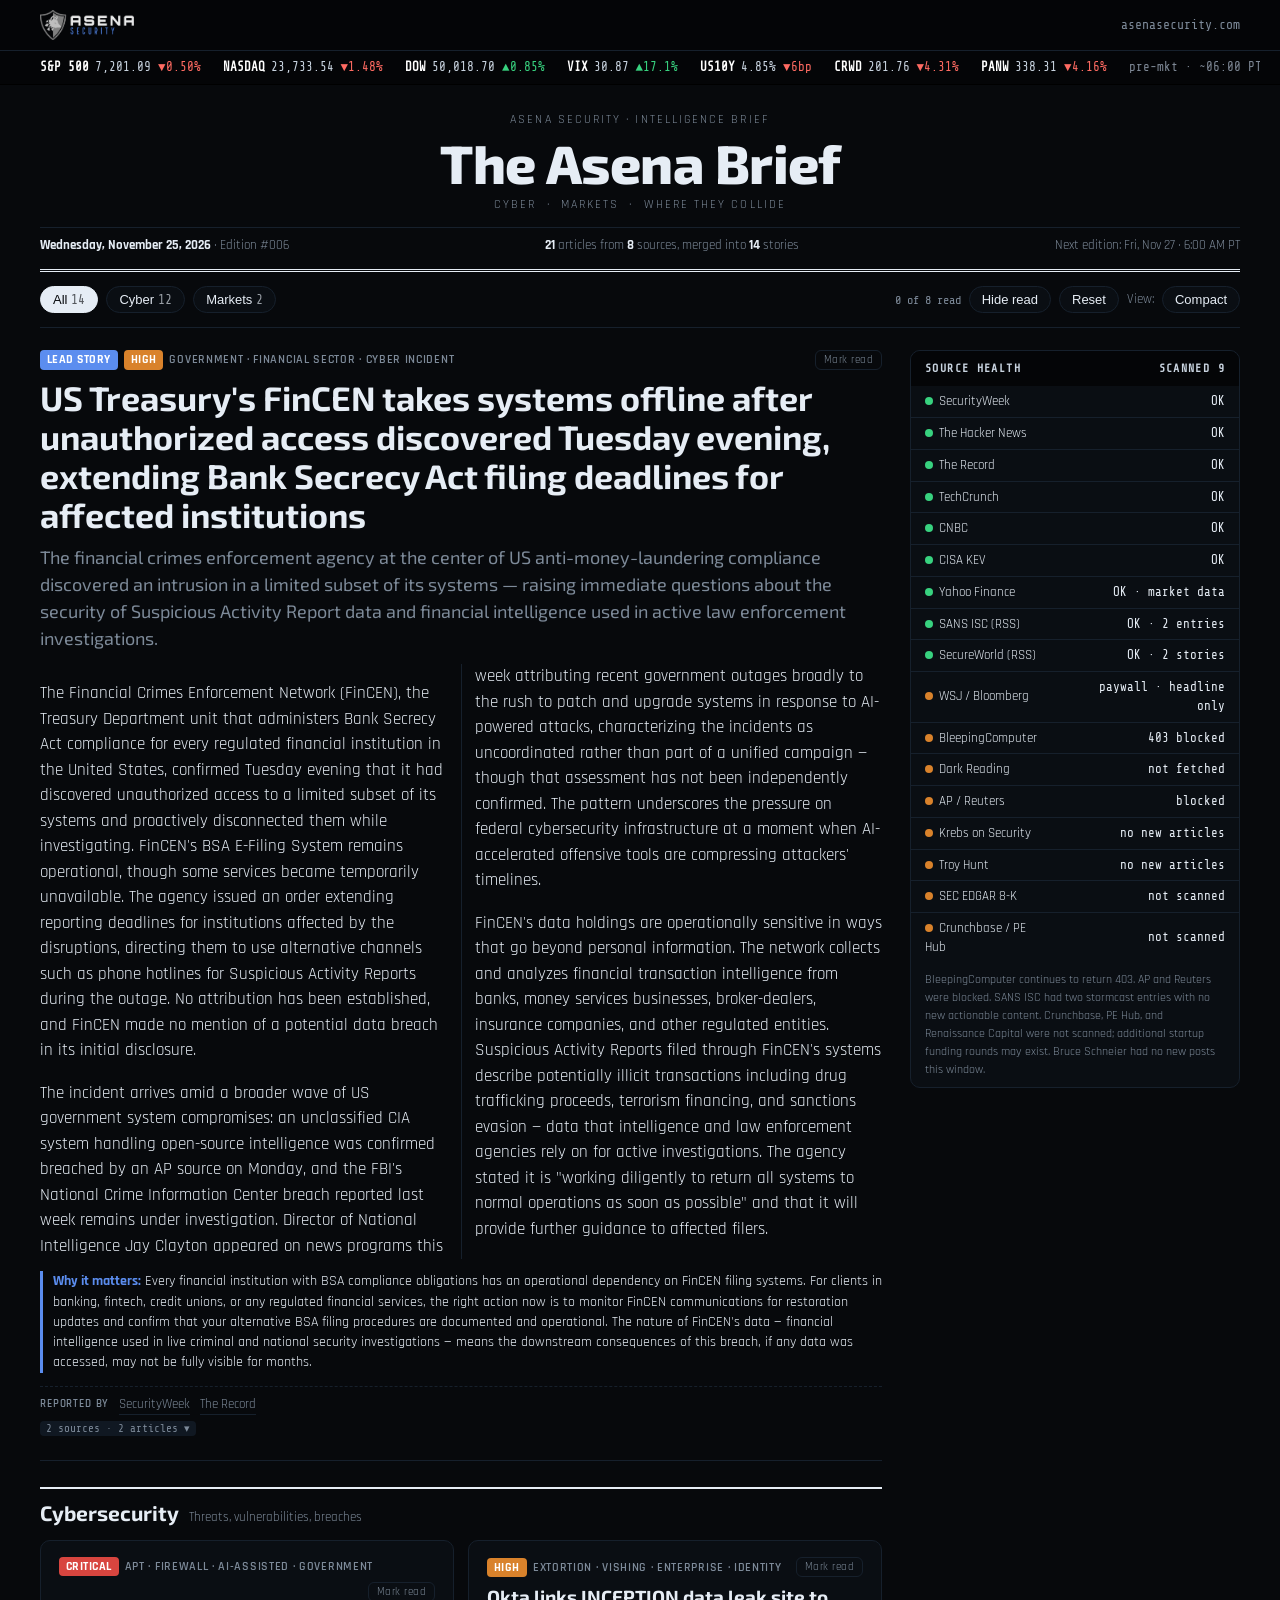
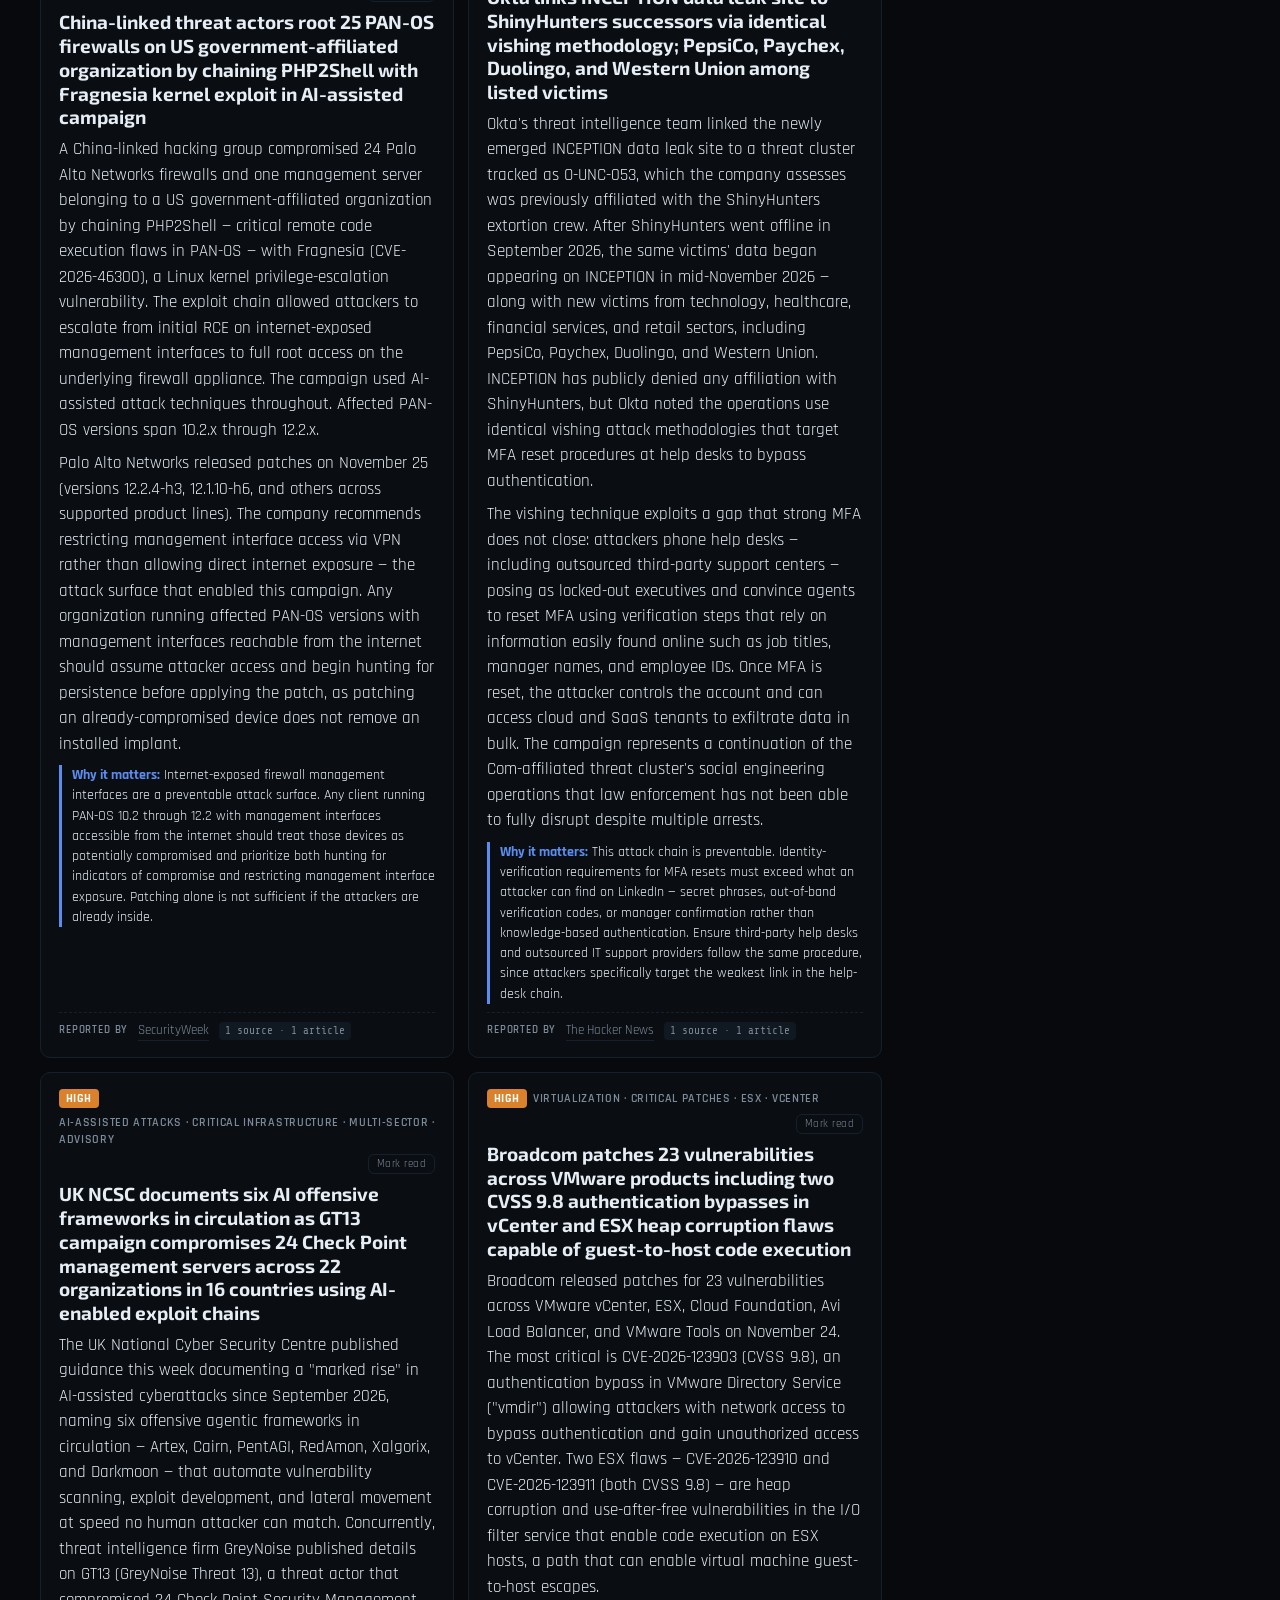
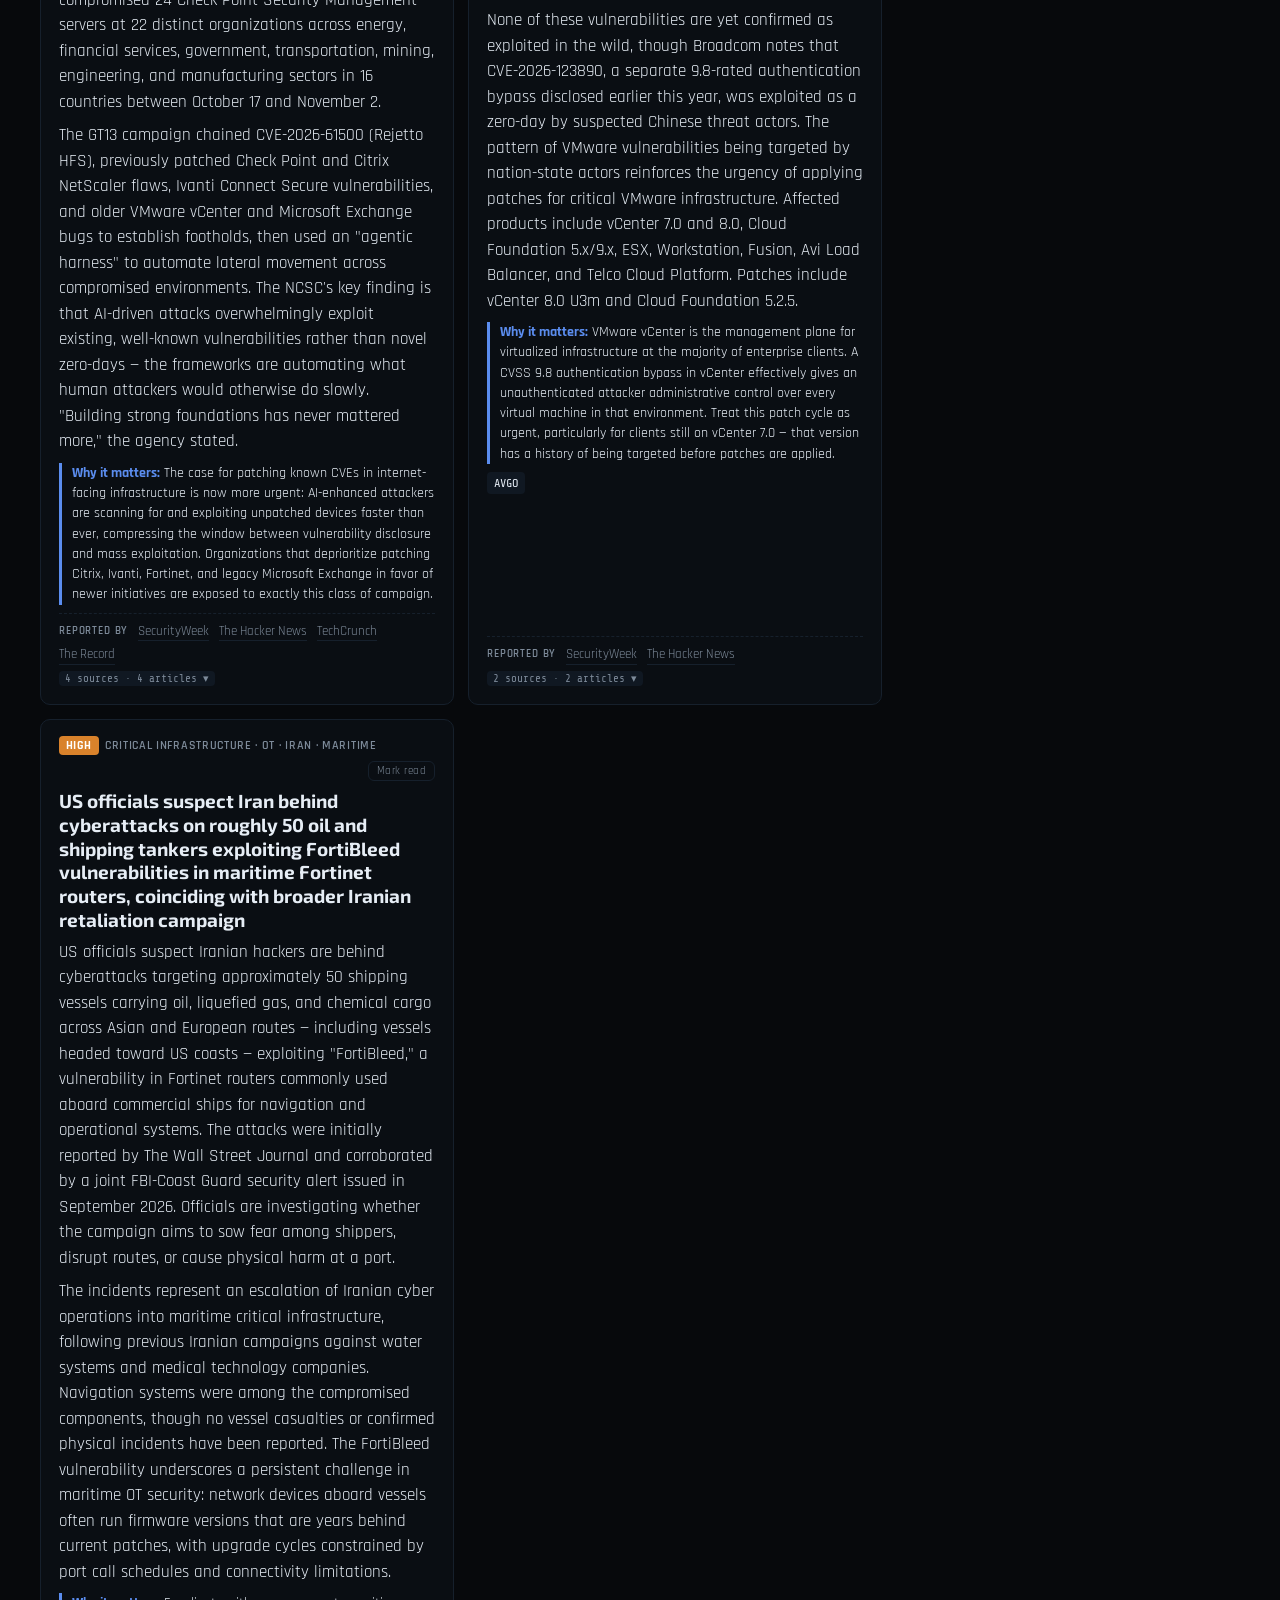
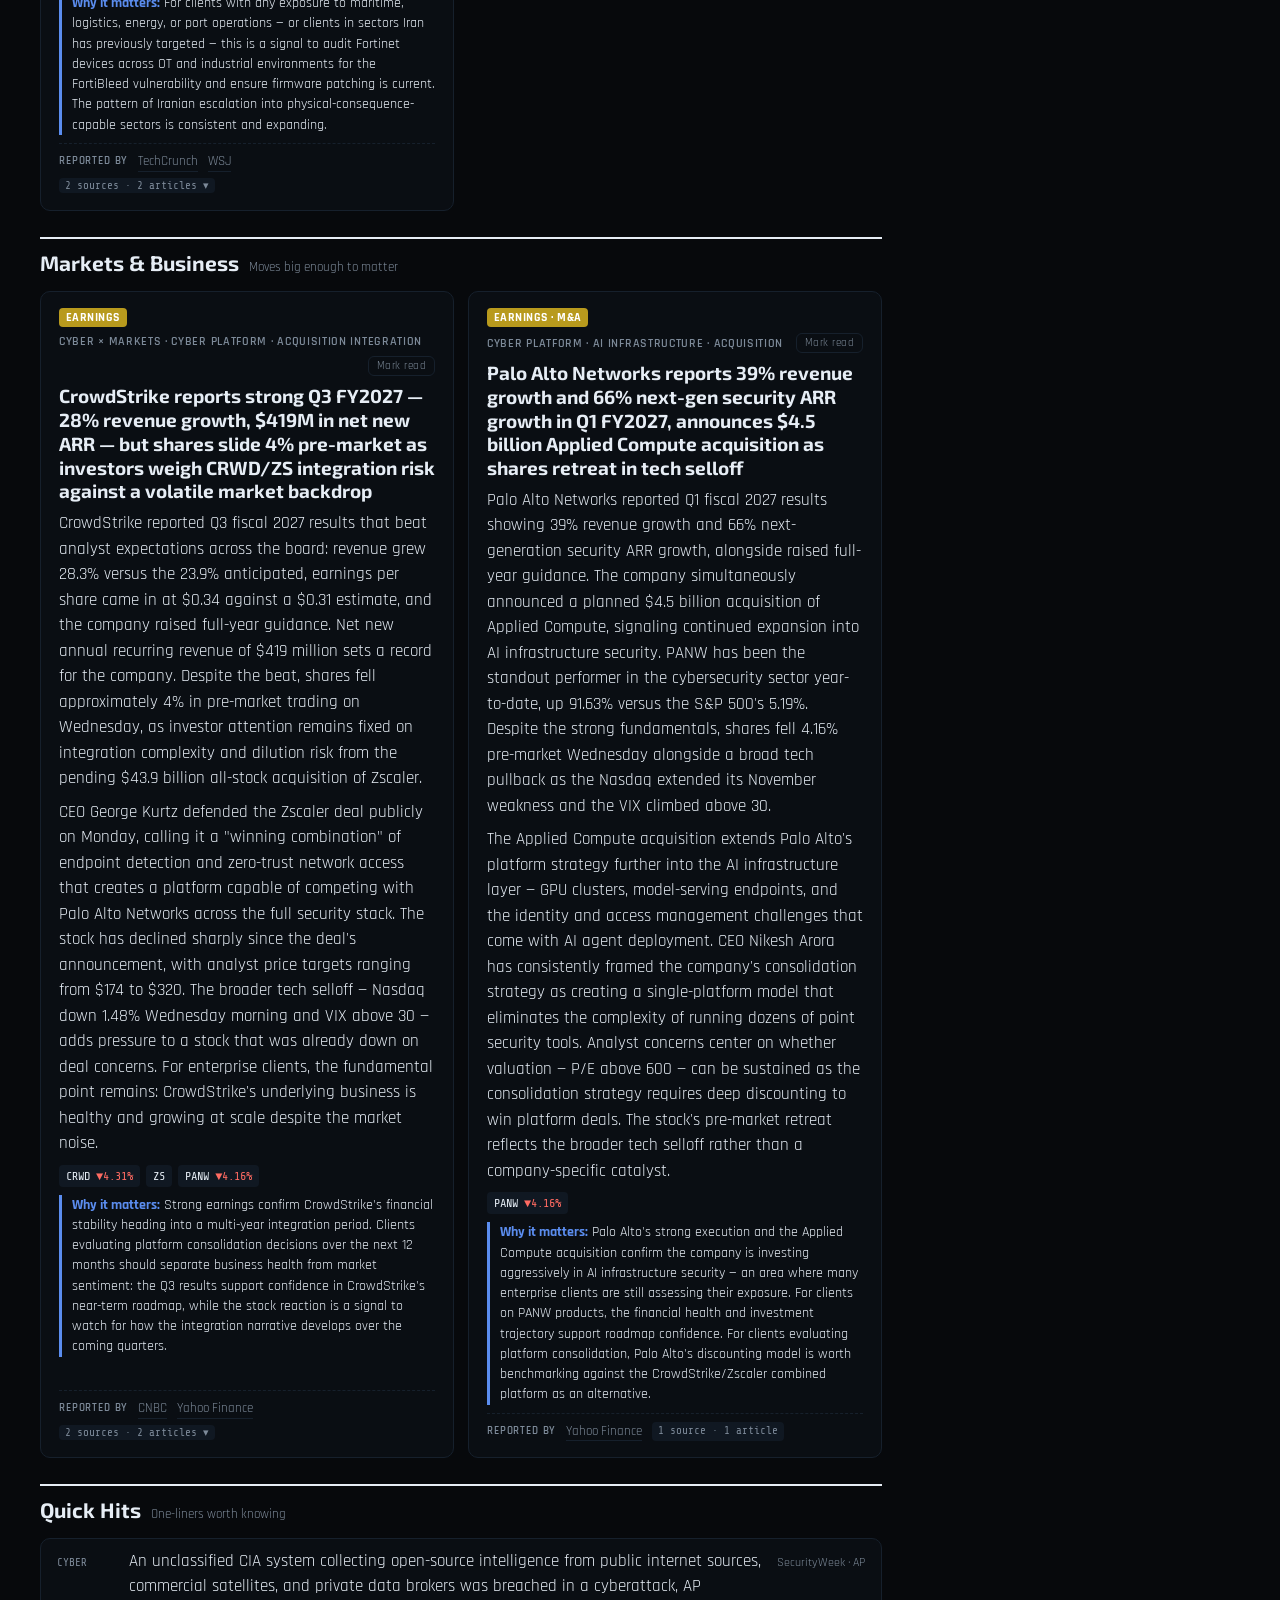
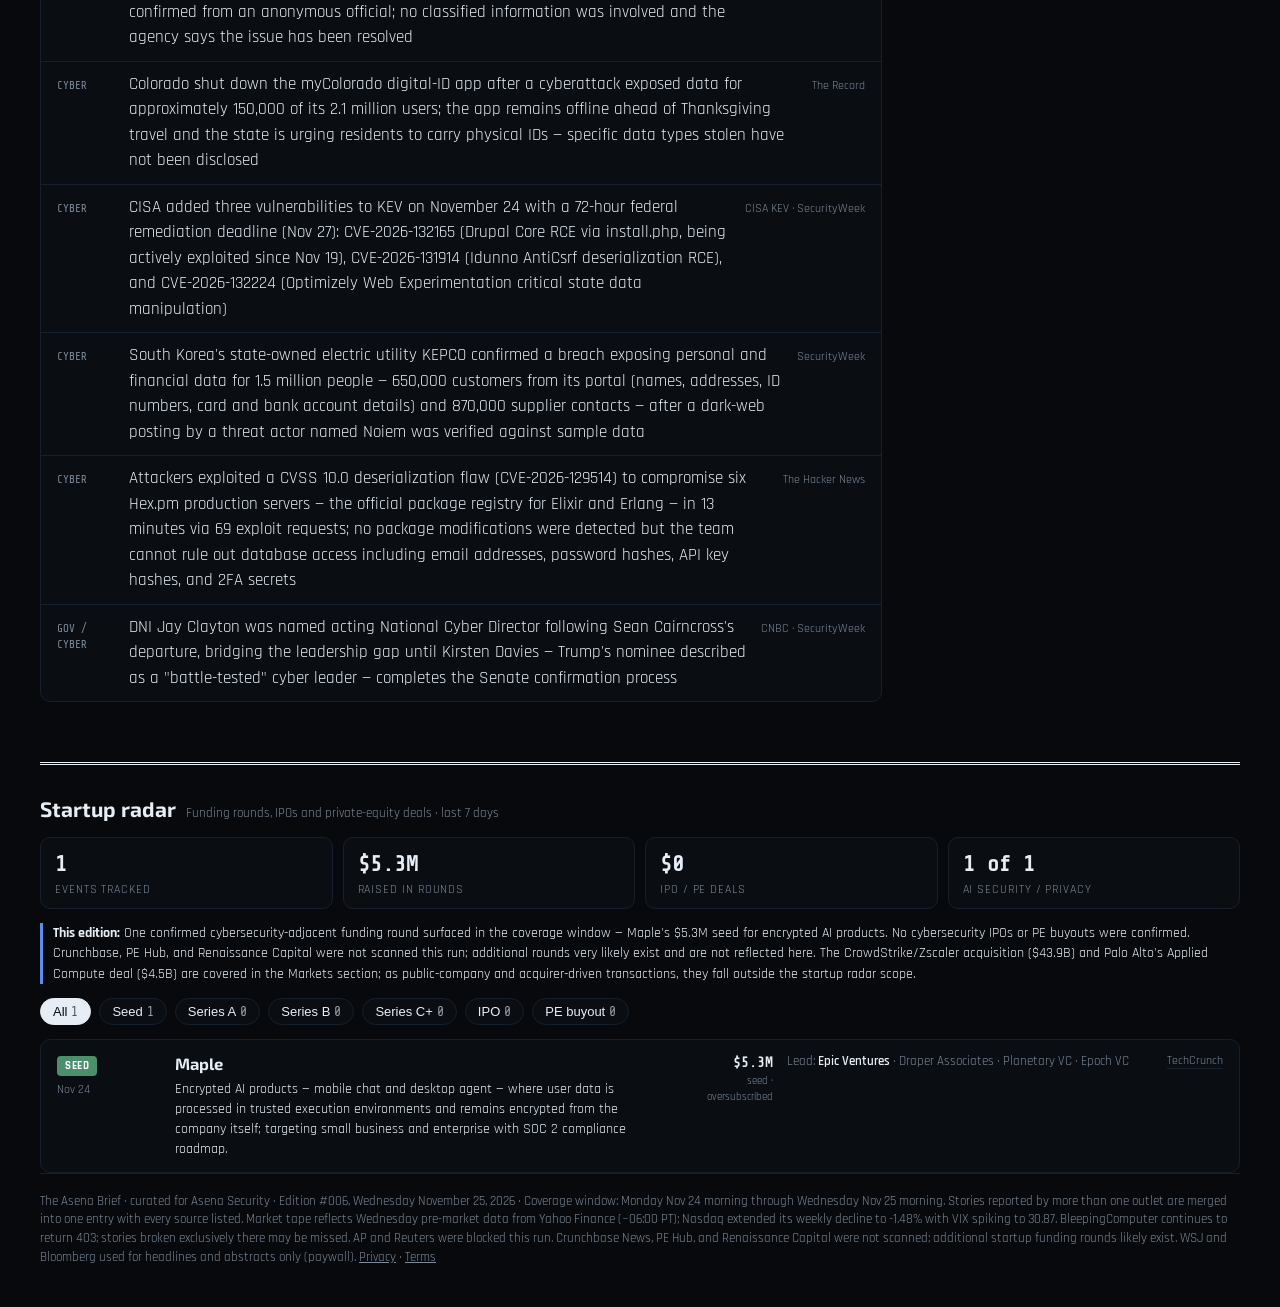
<file: brief/archive/2026-11-25.html>
<!DOCTYPE html>
<html lang="en">
<head>
<meta charset="utf-8">
<meta name="viewport" content="width=device-width, initial-scale=1">
<meta name="robots" content="noindex, nofollow">
<link rel="preconnect" href="https://fonts.googleapis.com">
<link rel="preconnect" href="https://fonts.gstatic.com" crossorigin>
<link href="https://fonts.googleapis.com/css2?family=Exo+2:wght@500;700;800&family=Rajdhani:wght@400;500;600;700&family=Share+Tech+Mono&display=swap" rel="stylesheet">
<title>The Asena Brief | Asena Security</title>
<style>
  :root{
    --paper:#07090c; --card:#0a0e13; --ink:#e6edf5; --muted:#7d8a99; --rule:#16202c;
    --term:#040507; --term-ink:#c9d4e0; --up:#38d27f; --down:#ff6b62;
    --crit:#d8453f; --high:#d9822b; --med:#b89a1d; --info:#5b8def;
    --x:#5b8def; --x-soft:#0d1626; --chip:#101822;
    --serif:'Exo 2',system-ui,sans-serif;
    --sans:'Rajdhani',system-ui,sans-serif;
    --mono:'Share Tech Mono',ui-monospace,Menlo,monospace;
  }
  *{box-sizing:border-box}
  .topbar{background:var(--term);border-bottom:1px solid var(--rule)}
  .topbar .wrap{display:flex;align-items:center;justify-content:space-between;padding-top:10px;padding-bottom:10px}
  .topbar img{height:30px;display:block}
  .topbar a.back{font-family:var(--mono);font-size:13px;color:var(--muted);text-decoration:none}
  .topbar a.back:hover{color:var(--ink)}
  body{margin:0;background:var(--paper);color:var(--ink);font-family:var(--sans);font-size:17px;line-height:1.5}
  a{color:inherit}
  .wrap{max-width:1240px;margin:0 auto;padding:0 20px}

  /* ---------- market tape (terminal) ---------- */
  .tape{background:var(--term);color:var(--term-ink);font-family:var(--mono);font-size:12.5px;border-bottom:1px solid #000}
  .tape .wrap{display:flex;gap:22px;overflow-x:auto;white-space:nowrap;padding-top:7px;padding-bottom:7px}
  .tape b{color:#fff;font-weight:600;margin-right:6px}
  .up{color:var(--up)} .down{color:var(--down)}
  .tape .up{color:#38d27f} .tape .down{color:#ff6b62}
  .tape .stamp{margin-left:auto;color:#7d8794}

  /* ---------- masthead (editorial) ---------- */
  header.mast{border-bottom:3px double var(--ink);padding:26px 0 14px;text-align:center}
  .kicker{font-size:11.5px;letter-spacing:.18em;text-transform:uppercase;color:var(--muted)}
  h1.title{font-family:var(--serif);font-size:54px;line-height:1;margin:8px 0 6px;font-weight:800;letter-spacing:-.01em}
  .mastmeta{display:flex;justify-content:space-between;flex-wrap:wrap;gap:8px;font-size:12.5px;color:var(--muted);border-top:1px solid var(--rule);margin-top:14px;padding-top:8px}
  .mastmeta strong{color:var(--ink)}

  /* ---------- controls ---------- */
  .controls{display:flex;flex-wrap:wrap;gap:8px;align-items:center;padding:14px 0;border-bottom:1px solid var(--rule)}
  .fbtn{border:1px solid var(--rule);background:var(--card);color:var(--ink);padding:5px 12px;border-radius:999px;font-size:13px;cursor:pointer}
  .fbtn[aria-pressed="true"]{background:var(--ink);color:var(--paper);border-color:var(--ink)}
  .fbtn .n{font-family:var(--mono);opacity:.65;margin-left:4px}
  .spacer{flex:1}
  .density{font-size:12.5px;color:var(--muted)}

  /* ---------- layout ---------- */
  .grid{display:grid;grid-template-columns:minmax(0,1fr) 330px;gap:28px;padding:22px 0 50px}
  @media (max-width:960px){ .grid{grid-template-columns:1fr} }

  /* lead */
  .lead{border-bottom:1px solid var(--rule);padding-bottom:22px;margin-bottom:22px}
  .lead h2{font-family:var(--serif);font-size:34px;line-height:1.15;margin:8px 0 10px}
  .lead .dek{font-family:var(--serif);font-size:18px;color:var(--muted);margin:0 0 12px}
  .lead .body{columns:2;column-gap:28px;column-rule:1px solid var(--rule)}
  @media (max-width:700px){ .lead .body{columns:1} .lead h2{font-size:27px} h1.title{font-size:40px} }

  .sechead{display:flex;align-items:baseline;gap:10px;margin:26px 0 12px;border-top:2px solid var(--ink);padding-top:8px}
  .sechead h3{font-family:var(--serif);font-size:21px;margin:0}
  .sechead span{font-size:12.5px;color:var(--muted)}
  .sechead.x{border-color:var(--x)} .sechead.x h3{color:var(--x)}

  /* cards */
  .cards{display:grid;grid-template-columns:repeat(2,minmax(0,1fr));gap:14px}
  @media (max-width:700px){ .cards{grid-template-columns:1fr} }
  .card{background:var(--card);border:1px solid var(--rule);border-radius:10px;padding:16px 18px;display:flex;flex-direction:column;gap:8px}
  .card.x{background:var(--x-soft);border-color:color-mix(in srgb,var(--x) 35%,var(--rule))}
  .card h4{font-family:var(--serif);font-size:19px;line-height:1.25;margin:0}
  .card p{margin:0}
  .tags{display:flex;flex-wrap:wrap;gap:6px;align-items:center;font-size:11.5px;text-transform:uppercase;letter-spacing:.06em}
  .tag{font-weight:600;color:var(--muted)}
  .sev{color:#fff;padding:1px 7px;border-radius:4px;font-weight:700;letter-spacing:.04em}
  .sev.crit{background:var(--crit)} .sev.high{background:var(--high)} .sev.med{background:var(--med)} .sev.info{background:var(--info)}
  .sev.xb{background:var(--x)}
  .why{font-size:13.5px;border-left:3px solid var(--x);padding-left:10px;color:var(--ink)}
  .why b{color:var(--x)}
  .tickers{display:flex;flex-wrap:wrap;gap:6px}
  .tk{font-family:var(--mono);font-size:12px;background:var(--chip);padding:2px 7px;border-radius:4px}
  .srcs{margin-top:auto;padding-top:8px;border-top:1px dashed var(--rule);font-size:12.5px;color:var(--muted);display:flex;flex-wrap:wrap;gap:4px 10px;align-items:center}
  .srcs .lbl{font-weight:600;text-transform:uppercase;font-size:10.5px;letter-spacing:.08em}
  .srcs a{text-decoration:none;border-bottom:1px solid var(--rule)}
  .srcs a:hover{color:var(--ink);border-color:var(--ink)}
  .count{font-family:var(--mono);font-size:11px;background:var(--chip);border-radius:4px;padding:1px 6px}
  details.more summary{cursor:pointer;font-size:13px;color:var(--muted)}
  details.more ul{margin:6px 0 0;padding-left:18px;font-size:13.5px}

  /* quick hits */
  .hits{list-style:none;margin:0;padding:0;background:var(--card);border:1px solid var(--rule);border-radius:10px}
  .hits li{padding:10px 16px;border-bottom:1px solid var(--rule);display:flex;gap:10px;align-items:baseline}
  .hits li:last-child{border-bottom:0}
  .hits .k{font-family:var(--mono);font-size:11px;color:var(--muted);min-width:62px;text-transform:uppercase}
  .hits a{text-decoration:none} .hits a:hover{text-decoration:underline}
  .hits .s{margin-left:auto;font-size:12px;color:var(--muted);white-space:nowrap}

  /* sidebar (terminal-dense) */
  aside .panel{background:var(--card);border:1px solid var(--rule);border-radius:10px;margin-bottom:16px;overflow:hidden}
  aside .panel h5{margin:0;padding:9px 14px;font-size:11.5px;letter-spacing:.12em;text-transform:uppercase;background:var(--term);color:var(--term-ink);font-family:var(--mono);display:flex;justify-content:space-between}
  aside table{width:100%;border-collapse:collapse;font-size:12.5px}
  aside td,aside th{padding:6px 14px;border-bottom:1px solid var(--rule);text-align:left}
  aside th{font-size:10.5px;text-transform:uppercase;letter-spacing:.08em;color:var(--muted);font-weight:600}
  aside td.num{font-family:var(--mono);text-align:right}
  aside tr:last-child td{border-bottom:0}
  aside .note{font-size:12px;color:var(--muted);padding:8px 14px}
  .dot{display:inline-block;width:8px;height:8px;border-radius:50%;margin-right:6px}
  .ok{background:var(--up)} .warn{background:var(--high)}

  /* density: compact */
  body.compact .card{padding:11px 13px;gap:5px}
  body.compact .card h4{font-size:16px}
  body.compact .card p.sum{display:-webkit-box;-webkit-line-clamp:2;-webkit-box-orient:vertical;overflow:hidden;font-size:13.5px}
  body.compact .why{display:none}
  body.compact .extra{display:none}
  body.compact .cards{grid-template-columns:repeat(3,minmax(0,1fr))}
  @media (max-width:1100px){ body.compact .cards{grid-template-columns:repeat(2,minmax(0,1fr))} }
  @media (max-width:700px){ body.compact .cards{grid-template-columns:1fr} }

  /* collapse / read state */
  .cbtn{margin-left:auto;border:1px solid var(--rule);background:transparent;color:var(--muted);font-size:11px;letter-spacing:.04em;text-transform:none;border-radius:6px;padding:2px 8px;cursor:pointer;font-family:var(--sans)}
  .cbtn:hover{color:var(--ink);border-color:var(--ink)}
  .story.collapsed{opacity:.6}
  .story.collapsed > :not(.tags):not(h2):not(h4){display:none!important}
  .story.collapsed h2,.story.collapsed h4{font-size:15px;font-family:var(--sans);font-weight:600;cursor:pointer}
  .story.collapsed.card{padding:9px 14px;gap:4px}
  .story.collapsed.lead{padding-bottom:12px;margin-bottom:12px}
  .story.collapsed .sev{opacity:.7}
  body.hide-read .story.collapsed{display:none!important}
  .readcount{font-family:var(--mono);font-size:12px;color:var(--muted)}

  /* per-article lists */
  details.arts{width:100%}
  details.arts summary{cursor:pointer;list-style:none;display:inline-block}
  details.arts summary::-webkit-details-marker{display:none}
  details.arts summary .count::after{content:" ▾"}
  details.arts[open] summary .count::after{content:" ▴"}
  details.arts ol{margin:8px 0 2px;padding-left:20px;font-size:13px;color:var(--ink)}
  details.arts li{margin:3px 0}
  details.arts li a{border-bottom:1px solid var(--rule);text-decoration:none}
  details.arts li .o{color:var(--muted);font-size:11.5px;margin-left:4px}
  .srcs a sup{font-family:var(--mono);font-size:9.5px;margin-left:1px}

  /* startup radar */
  .radar{border-top:3px double var(--ink);margin-top:10px;padding-top:6px}
  .radar .sechead{border-top:0;margin-top:14px}
  .rstats{display:grid;grid-template-columns:repeat(auto-fit,minmax(150px,1fr));gap:10px;margin:0 0 14px}
  .rstat{background:var(--card);border:1px solid var(--rule);border-radius:10px;padding:10px 14px}
  .rstat .v{font-family:var(--mono);font-size:22px;font-weight:600}
  .rstat .l{font-size:11.5px;color:var(--muted);text-transform:uppercase;letter-spacing:.08em}
  .rtrend{font-size:13.5px;border-left:3px solid var(--info);padding-left:10px;margin:0 0 14px}
  .rlist{background:var(--card);border:1px solid var(--rule);border-radius:10px;overflow:hidden}
  .ritem{display:grid;grid-template-columns:104px minmax(0,1.5fr) 92px minmax(0,1.1fr) auto;gap:6px 14px;align-items:start;padding:12px 16px;border-bottom:1px solid var(--rule)}
  .ritem:last-child{border-bottom:0}
  .ritem h5{font-family:var(--serif);font-size:16.5px;margin:0 0 2px}
  .ritem p{margin:0;font-size:13.5px;color:var(--ink)}
  .ritem .amt{font-family:var(--mono);font-weight:600;font-size:14px;text-align:right}
  .ritem .amt small{display:block;font-weight:400;font-size:11px;color:var(--muted);font-family:var(--sans)}
  .ritem .inv{font-size:12.5px;color:var(--muted)}
  .ritem .inv b{color:var(--ink);font-weight:600}
  .ritem .rs{font-size:12px;color:var(--muted);text-align:right;white-space:nowrap}
  .ritem .rs a{text-decoration:none;border-bottom:1px solid var(--rule);margin-left:6px}
  .st{display:inline-block;color:#fff;font-size:11px;font-weight:700;letter-spacing:.05em;text-transform:uppercase;padding:2px 8px;border-radius:4px;text-align:center}
  .st.seed{background:#4c8f6b} .st.a{background:#3a6ea5} .st.b{background:#5a56b0} .st.c{background:#6b3fa0}
  .st.ipo{background:#b8731f} .st.pe{background:#8a3a3a}
  .dt{display:block;font-size:11.5px;color:var(--muted);margin-top:4px}
  @media (max-width:820px){ .ritem{grid-template-columns:1fr 1fr} .ritem .amt,.ritem .rs{text-align:left} }

  [hidden]{display:none!important}
  footer{border-top:1px solid var(--rule);padding:18px 0 40px;font-size:12.5px;color:var(--muted)}
</style>
</head>
<body>
<div class="topbar"><div class="wrap"><a href="/"><img src="/assets/asena-logo-horizontal.png" alt="Asena Security"></a><a class="back" href="/">asenasecurity.com</a></div></div>

<!-- MARKET TAPE -->
<div class="tape"><div class="wrap">
  <span><b>S&amp;P 500</b>7,201.09 <span class="down">▼0.50%</span></span>
  <span><b>NASDAQ</b>23,733.54 <span class="down">▼1.48%</span></span>
  <span><b>DOW</b>50,018.70 <span class="up">▲0.85%</span></span>
  <span><b>VIX</b>30.87 <span class="up">▲17.1%</span></span>
  <span><b>US10Y</b>4.85% <span class="down">▼6bp</span></span>
  <span><b>CRWD</b>201.76 <span class="down">▼4.31%</span></span>
  <span><b>PANW</b>338.31 <span class="down">▼4.16%</span></span>
  <span class="stamp">pre-mkt · ~06:00 PT</span>
</div></div>

<div class="wrap">
  <!-- MASTHEAD -->
  <header class="mast">
    <div class="kicker">Asena Security · Intelligence Brief</div>
    <h1 class="title">The Asena Brief</h1>
    <div class="kicker">Cyber &nbsp;·&nbsp; Markets &nbsp;·&nbsp; Where they collide</div>
    <div class="mastmeta">
      <span><strong>Wednesday, November 25, 2026</strong> · Edition #006</span>
      <span><strong>21</strong> articles from <strong>8</strong> sources, merged into <strong>14</strong> stories</span>
      <span>Next edition: Fri, Nov 27 · 6:00 AM PT</span>
    </div>
  </header>

  <!-- CONTROLS -->
  <div class="controls" role="toolbar" aria-label="Filter stories">
    <button class="fbtn" data-f="all" aria-pressed="true">All<span class="n">14</span></button>
    <button class="fbtn" data-f="cyber" aria-pressed="false">Cyber<span class="n">12</span></button>
    <button class="fbtn" data-f="mkt" aria-pressed="false">Markets<span class="n">2</span></button>
    <span class="spacer"></span>
    <span class="readcount" id="readcount">0 read</span>
    <button class="fbtn" id="hideread" aria-pressed="false">Hide read</button>
    <button class="fbtn" id="resetread">Reset</button>
    <span class="density">View:</span>
    <button class="fbtn" id="dens" aria-pressed="false">Compact</button>
  </div>

  <div class="grid">
    <main>

      <!-- LEAD STORY -->
      <article class="lead story" data-cat="cyber">
        <div class="tags"><span class="sev xb">Lead story</span><span class="sev high">High</span><span class="tag">Government · Financial sector · Cyber incident</span></div>
        <h2>US Treasury's FinCEN takes systems offline after unauthorized access discovered Tuesday evening, extending Bank Secrecy Act filing deadlines for affected institutions</h2>
        <p class="dek">The financial crimes enforcement agency at the center of US anti-money-laundering compliance discovered an intrusion in a limited subset of its systems — raising immediate questions about the security of Suspicious Activity Report data and financial intelligence used in active law enforcement investigations.</p>
        <div class="body">
          <p>The Financial Crimes Enforcement Network (FinCEN), the Treasury Department unit that administers Bank Secrecy Act compliance for every regulated financial institution in the United States, confirmed Tuesday evening that it had discovered unauthorized access to a limited subset of its systems and proactively disconnected them while investigating. FinCEN's BSA E-Filing System remains operational, though some services became temporarily unavailable. The agency issued an order extending reporting deadlines for institutions affected by the disruptions, directing them to use alternative channels such as phone hotlines for Suspicious Activity Reports during the outage. No attribution has been established, and FinCEN made no mention of a potential data breach in its initial disclosure.</p>
          <p>The incident arrives amid a broader wave of US government system compromises: an unclassified CIA system handling open-source intelligence was confirmed breached by an AP source on Monday, and the FBI's National Crime Information Center breach reported last week remains under investigation. Director of National Intelligence Jay Clayton appeared on news programs this week attributing recent government outages broadly to the rush to patch and upgrade systems in response to AI-powered attacks, characterizing the incidents as uncoordinated rather than part of a unified campaign — though that assessment has not been independently confirmed. The pattern underscores the pressure on federal cybersecurity infrastructure at a moment when AI-accelerated offensive tools are compressing attackers' timelines.</p>
          <p>FinCEN's data holdings are operationally sensitive in ways that go beyond personal information. The network collects and analyzes financial transaction intelligence from banks, money services businesses, broker-dealers, insurance companies, and other regulated entities. Suspicious Activity Reports filed through FinCEN's systems describe potentially illicit transactions including drug trafficking proceeds, terrorism financing, and sanctions evasion — data that intelligence and law enforcement agencies rely on for active investigations. The agency stated it is "working diligently to return all systems to normal operations as soon as possible" and that it will provide further guidance to affected filers.</p>
        </div>
        <p class="why" style="margin-top:12px"><b>Why it matters:</b> Every financial institution with BSA compliance obligations has an operational dependency on FinCEN filing systems. For clients in banking, fintech, credit unions, or any regulated financial services, the right action now is to monitor FinCEN communications for restoration updates and confirm that your alternative BSA filing procedures are documented and operational. The nature of FinCEN's data — financial intelligence used in live criminal and national security investigations — means the downstream consequences of this breach, if any data was accessed, may not be fully visible for months.</p>
        <div class="srcs"><span class="lbl">Reported by</span>
          <a href="https://www.securityweek.com/us-treasurys-fincen-disconnects-systems-following-cyber-incident/" target="_blank" rel="noopener">SecurityWeek</a>
          <a href="https://therecord.media/treasury-fincen-takes-systems-offline-after-cyber-incident" target="_blank" rel="noopener">The Record</a>
          <details class="arts"><summary><span class="count">2 sources · 2 articles</span></summary>
            <ol>
              <li><a href="https://www.securityweek.com/us-treasurys-fincen-disconnects-systems-following-cyber-incident/" target="_blank" rel="noopener">US Treasury's FinCEN Disconnects Systems Following Cyber Incident</a><span class="o">SecurityWeek · Nov 25</span></li>
              <li><a href="https://therecord.media/treasury-fincen-takes-systems-offline-after-cyber-incident" target="_blank" rel="noopener">Treasury's FinCEN Takes Systems Offline After Cybersecurity Incident</a><span class="o">The Record · Nov 25</span></li>
            </ol></details>
        </div>
      </article>

      <!-- CYBER -->
      <div class="sechead story-sec" data-sec="cyber"><h3>Cybersecurity</h3><span>Threats, vulnerabilities, breaches</span></div>
      <div class="cards">

        <article class="card story" data-cat="cyber">
          <div class="tags"><span class="sev crit">Critical</span><span class="tag">APT · Firewall · AI-assisted · Government</span></div>
          <h4>China-linked threat actors root 25 PAN-OS firewalls on US government-affiliated organization by chaining PHP2Shell with Fragnesia kernel exploit in AI-assisted campaign</h4>
          <p class="sum">A China-linked hacking group compromised 24 Palo Alto Networks firewalls and one management server belonging to a US government-affiliated organization by chaining PHP2Shell — critical remote code execution flaws in PAN-OS — with Fragnesia (CVE-2026-46300), a Linux kernel privilege-escalation vulnerability. The exploit chain allowed attackers to escalate from initial RCE on internet-exposed management interfaces to full root access on the underlying firewall appliance. The campaign used AI-assisted attack techniques throughout. Affected PAN-OS versions span 10.2.x through 12.2.x.</p>
          <p class="sum extra">Palo Alto Networks released patches on November 25 (versions 12.2.4-h3, 12.1.10-h6, and others across supported product lines). The company recommends restricting management interface access via VPN rather than allowing direct internet exposure — the attack surface that enabled this campaign. Any organization running affected PAN-OS versions with management interfaces reachable from the internet should assume attacker access and begin hunting for persistence before applying the patch, as patching an already-compromised device does not remove an installed implant.</p>
          <p class="why"><b>Why it matters:</b> Internet-exposed firewall management interfaces are a preventable attack surface. Any client running PAN-OS 10.2 through 12.2 with management interfaces accessible from the internet should treat those devices as potentially compromised and prioritize both hunting for indicators of compromise and restricting management interface exposure. Patching alone is not sufficient if the attackers are already inside.</p>
          <div class="srcs"><span class="lbl">Reported by</span>
            <a href="https://www.securityweek.com/palo-alto-networks-patches-fragnesia-flaw-used-to-root-firewalls/" target="_blank" rel="noopener">SecurityWeek</a>
            <span class="count">1 source · 1 article</span>
          </div>
        </article>

        <article class="card story" data-cat="cyber">
          <div class="tags"><span class="sev high">High</span><span class="tag">Extortion · Vishing · Enterprise · Identity</span></div>
          <h4>Okta links INCEPTION data leak site to ShinyHunters successors via identical vishing methodology; PepsiCo, Paychex, Duolingo, and Western Union among listed victims</h4>
          <p class="sum">Okta's threat intelligence team linked the newly emerged INCEPTION data leak site to a threat cluster tracked as O-UNC-053, which the company assesses was previously affiliated with the ShinyHunters extortion crew. After ShinyHunters went offline in September 2026, the same victims' data began appearing on INCEPTION in mid-November 2026 — along with new victims from technology, healthcare, financial services, and retail sectors, including PepsiCo, Paychex, Duolingo, and Western Union. INCEPTION has publicly denied any affiliation with ShinyHunters, but Okta noted the operations use identical vishing attack methodologies that target MFA reset procedures at help desks to bypass authentication.</p>
          <p class="sum extra">The vishing technique exploits a gap that strong MFA does not close: attackers phone help desks — including outsourced third-party support centers — posing as locked-out executives and convince agents to reset MFA using verification steps that rely on information easily found online such as job titles, manager names, and employee IDs. Once MFA is reset, the attacker controls the account and can access cloud and SaaS tenants to exfiltrate data in bulk. The campaign represents a continuation of the Com-affiliated threat cluster's social engineering operations that law enforcement has not been able to fully disrupt despite multiple arrests.</p>
          <p class="why"><b>Why it matters:</b> This attack chain is preventable. Identity-verification requirements for MFA resets must exceed what an attacker can find on LinkedIn — secret phrases, out-of-band verification codes, or manager confirmation rather than knowledge-based authentication. Ensure third-party help desks and outsourced IT support providers follow the same procedure, since attackers specifically target the weakest link in the help-desk chain.</p>
          <div class="srcs"><span class="lbl">Reported by</span>
            <a href="https://thehackernews.com/2026/11/okta-links-shinyhunters-associated.html" target="_blank" rel="noopener">The Hacker News</a>
            <span class="count">1 source · 1 article</span>
          </div>
        </article>

        <article class="card story" data-cat="cyber">
          <div class="tags"><span class="sev high">High</span><span class="tag">AI-assisted attacks · Critical infrastructure · Multi-sector · Advisory</span></div>
          <h4>UK NCSC documents six AI offensive frameworks in circulation as GT13 campaign compromises 24 Check Point management servers across 22 organizations in 16 countries using AI-enabled exploit chains</h4>
          <p class="sum">The UK National Cyber Security Centre published guidance this week documenting a "marked rise" in AI-assisted cyberattacks since September 2026, naming six offensive agentic frameworks in circulation — Artex, Cairn, PentAGI, RedAmon, Xalgorix, and Darkmoon — that automate vulnerability scanning, exploit development, and lateral movement at speed no human attacker can match. Concurrently, threat intelligence firm GreyNoise published details on GT13 (GreyNoise Threat 13), a threat actor that compromised 24 Check Point Security Management servers at 22 distinct organizations across energy, financial services, government, transportation, mining, engineering, and manufacturing sectors in 16 countries between October 17 and November 2.</p>
          <p class="sum extra">The GT13 campaign chained CVE-2026-61500 (Rejetto HFS), previously patched Check Point and Citrix NetScaler flaws, Ivanti Connect Secure vulnerabilities, and older VMware vCenter and Microsoft Exchange bugs to establish footholds, then used an "agentic harness" to automate lateral movement across compromised environments. The NCSC's key finding is that AI-driven attacks overwhelmingly exploit existing, well-known vulnerabilities rather than novel zero-days — the frameworks are automating what human attackers would otherwise do slowly. "Building strong foundations has never mattered more," the agency stated.</p>
          <p class="why"><b>Why it matters:</b> The case for patching known CVEs in internet-facing infrastructure is now more urgent: AI-enhanced attackers are scanning for and exploiting unpatched devices faster than ever, compressing the window between vulnerability disclosure and mass exploitation. Organizations that deprioritize patching Citrix, Ivanti, Fortinet, and legacy Microsoft Exchange in favor of newer initiatives are exposed to exactly this class of campaign.</p>
          <div class="srcs"><span class="lbl">Reported by</span>
            <a href="https://www.securityweek.com/check-point-security-management-servers-hacked-in-ai-assisted-campaign/" target="_blank" rel="noopener">SecurityWeek</a>
            <a href="https://thehackernews.com/2026/11/hackers-compromise-24-check-point.html" target="_blank" rel="noopener">The Hacker News</a>
            <a href="https://techcrunch.com/2026/11/24/uk-warns-ai-driven-cyberattacks-are-exposing-years-of-weak-security/" target="_blank" rel="noopener">TechCrunch</a>
            <a href="https://therecord.media/cyberattacks-uk-artificial-intelligence" target="_blank" rel="noopener">The Record</a>
            <details class="arts"><summary><span class="count">4 sources · 4 articles</span></summary>
              <ol>
                <li><a href="https://www.securityweek.com/check-point-security-management-servers-hacked-in-ai-assisted-campaign/" target="_blank" rel="noopener">Check Point Security Management Servers Hacked in AI-Assisted Campaign</a><span class="o">SecurityWeek · Nov 24</span></li>
                <li><a href="https://thehackernews.com/2026/11/hackers-compromise-24-check-point.html" target="_blank" rel="noopener">Hackers Compromise 24 Check Point Management Servers in Suspected AI-Driven Attack Campaign</a><span class="o">The Hacker News · Nov 25</span></li>
                <li><a href="https://techcrunch.com/2026/11/24/uk-warns-ai-driven-cyberattacks-are-exposing-years-of-weak-security/" target="_blank" rel="noopener">UK Warns AI-Driven Cyberattacks Are Exposing Years of Weak Security</a><span class="o">TechCrunch · Nov 24</span></li>
                <li><a href="https://therecord.media/cyberattacks-uk-artificial-intelligence" target="_blank" rel="noopener">UK Cyber Agency Seeing 'Marked Rise' in AI-Driven Attacks</a><span class="o">The Record · Nov 24</span></li>
              </ol></details>
          </div>
        </article>

        <article class="card story" data-cat="cyber">
          <div class="tags"><span class="sev high">High</span><span class="tag">Virtualization · Critical patches · ESX · vCenter</span></div>
          <h4>Broadcom patches 23 vulnerabilities across VMware products including two CVSS 9.8 authentication bypasses in vCenter and ESX heap corruption flaws capable of guest-to-host code execution</h4>
          <p class="sum">Broadcom released patches for 23 vulnerabilities across VMware vCenter, ESX, Cloud Foundation, Avi Load Balancer, and VMware Tools on November 24. The most critical is CVE-2026-123903 (CVSS 9.8), an authentication bypass in VMware Directory Service ("vmdir") allowing attackers with network access to bypass authentication and gain unauthorized access to vCenter. Two ESX flaws — CVE-2026-123910 and CVE-2026-123911 (both CVSS 9.8) — are heap corruption and use-after-free vulnerabilities in the I/O filter service that enable code execution on ESX hosts, a path that can enable virtual machine guest-to-host escapes.</p>
          <p class="sum extra">None of these vulnerabilities are yet confirmed as exploited in the wild, though Broadcom notes that CVE-2026-123890, a separate 9.8-rated authentication bypass disclosed earlier this year, was exploited as a zero-day by suspected Chinese threat actors. The pattern of VMware vulnerabilities being targeted by nation-state actors reinforces the urgency of applying patches for critical VMware infrastructure. Affected products include vCenter 7.0 and 8.0, Cloud Foundation 5.x/9.x, ESX, Workstation, Fusion, Avi Load Balancer, and Telco Cloud Platform. Patches include vCenter 8.0 U3m and Cloud Foundation 5.2.5.</p>
          <p class="why"><b>Why it matters:</b> VMware vCenter is the management plane for virtualized infrastructure at the majority of enterprise clients. A CVSS 9.8 authentication bypass in vCenter effectively gives an unauthenticated attacker administrative control over every virtual machine in that environment. Treat this patch cycle as urgent, particularly for clients still on vCenter 7.0 — that version has a history of being targeted before patches are applied.</p>
          <div class="tickers">
            <span class="tk">AVGO</span>
          </div>
          <div class="srcs"><span class="lbl">Reported by</span>
            <a href="https://www.securityweek.com/vmware-updates-patch-critical-esx-vcenter-vulnerabilities/" target="_blank" rel="noopener">SecurityWeek</a>
            <a href="https://thehackernews.com/2026/11/vmware-vcenter-hit-by-another-critical.html" target="_blank" rel="noopener">The Hacker News</a>
            <details class="arts"><summary><span class="count">2 sources · 2 articles</span></summary>
              <ol>
                <li><a href="https://www.securityweek.com/vmware-updates-patch-critical-esx-vcenter-vulnerabilities/" target="_blank" rel="noopener">VMware Updates Patch Critical ESX, vCenter Vulnerabilities</a><span class="o">SecurityWeek · Nov 24</span></li>
                <li><a href="https://thehackernews.com/2026/11/vmware-vcenter-hit-by-another-critical.html" target="_blank" rel="noopener">VMware vCenter Hit by Another Critical 9.8-Rated Auth Bypass Flaw After Zero-Day Exploitation</a><span class="o">The Hacker News · Nov 24</span></li>
              </ol></details>
          </div>
        </article>

        <article class="card story" data-cat="cyber">
          <div class="tags"><span class="sev high">High</span><span class="tag">Critical infrastructure · OT · Iran · Maritime</span></div>
          <h4>US officials suspect Iran behind cyberattacks on roughly 50 oil and shipping tankers exploiting FortiBleed vulnerabilities in maritime Fortinet routers, coinciding with broader Iranian retaliation campaign</h4>
          <p class="sum">US officials suspect Iranian hackers are behind cyberattacks targeting approximately 50 shipping vessels carrying oil, liquefied gas, and chemical cargo across Asian and European routes — including vessels headed toward US coasts — exploiting "FortiBleed," a vulnerability in Fortinet routers commonly used aboard commercial ships for navigation and operational systems. The attacks were initially reported by The Wall Street Journal and corroborated by a joint FBI-Coast Guard security alert issued in September 2026. Officials are investigating whether the campaign aims to sow fear among shippers, disrupt routes, or cause physical harm at a port.</p>
          <p class="sum extra">The incidents represent an escalation of Iranian cyber operations into maritime critical infrastructure, following previous Iranian campaigns against water systems and medical technology companies. Navigation systems were among the compromised components, though no vessel casualties or confirmed physical incidents have been reported. The FortiBleed vulnerability underscores a persistent challenge in maritime OT security: network devices aboard vessels often run firmware versions that are years behind current patches, with upgrade cycles constrained by port call schedules and connectivity limitations.</p>
          <p class="why"><b>Why it matters:</b> For clients with any exposure to maritime, logistics, energy, or port operations — or clients in sectors Iran has previously targeted — this is a signal to audit Fortinet devices across OT and industrial environments for the FortiBleed vulnerability and ensure firmware patching is current. The pattern of Iranian escalation into physical-consequence-capable sectors is consistent and expanding.</p>
          <div class="srcs"><span class="lbl">Reported by</span>
            <a href="https://techcrunch.com/2026/11/24/dozens-of-oil-and-shipping-tankers-hacked-in-recent-weeks-per-report/" target="_blank" rel="noopener">TechCrunch</a>
            <a href="https://www.wsj.com" target="_blank" rel="noopener">WSJ</a>
            <details class="arts"><summary><span class="count">2 sources · 2 articles</span></summary>
              <ol>
                <li><a href="https://techcrunch.com/2026/11/24/dozens-of-oil-and-shipping-tankers-hacked-in-recent-weeks-per-report/" target="_blank" rel="noopener">Dozens of Oil and Shipping Tankers Hacked in Recent Weeks, Per Report</a><span class="o">TechCrunch · Nov 24</span></li>
                <li><a href="https://www.wsj.com" target="_blank" rel="noopener">Iran Suspected in Cyberattacks on US-Bound Oil Tankers</a><span class="o">WSJ · Nov 24 · paywall</span></li>
              </ol></details>
          </div>
        </article>

      </div>

      <!-- MARKETS -->
      <div class="sechead story-sec" data-sec="mkt"><h3>Markets &amp; Business</h3><span>Moves big enough to matter</span></div>
      <div class="cards">

        <article class="card story" data-cat="mkt">
          <div class="tags"><span class="sev med">Earnings</span><span class="tag">Cyber × Markets · Cyber platform · Acquisition integration</span></div>
          <h4>CrowdStrike reports strong Q3 FY2027 — 28% revenue growth, $419M in net new ARR — but shares slide 4% pre-market as investors weigh CRWD/ZS integration risk against a volatile market backdrop</h4>
          <p class="sum">CrowdStrike reported Q3 fiscal 2027 results that beat analyst expectations across the board: revenue grew 28.3% versus the 23.9% anticipated, earnings per share came in at $0.34 against a $0.31 estimate, and the company raised full-year guidance. Net new annual recurring revenue of $419 million sets a record for the company. Despite the beat, shares fell approximately 4% in pre-market trading on Wednesday, as investor attention remains fixed on integration complexity and dilution risk from the pending $43.9 billion all-stock acquisition of Zscaler.</p>
          <p class="sum extra">CEO George Kurtz defended the Zscaler deal publicly on Monday, calling it a "winning combination" of endpoint detection and zero-trust network access that creates a platform capable of competing with Palo Alto Networks across the full security stack. The stock has declined sharply since the deal's announcement, with analyst price targets ranging from $174 to $320. The broader tech selloff — Nasdaq down 1.48% Wednesday morning and VIX above 30 — adds pressure to a stock that was already down on deal concerns. For enterprise clients, the fundamental point remains: CrowdStrike's underlying business is healthy and growing at scale despite the market noise.</p>
          <div class="tickers">
            <span class="tk">CRWD <span class="down">▼4.31%</span></span>
            <span class="tk">ZS</span>
            <span class="tk">PANW <span class="down">▼4.16%</span></span>
          </div>
          <p class="why"><b>Why it matters:</b> Strong earnings confirm CrowdStrike's financial stability heading into a multi-year integration period. Clients evaluating platform consolidation decisions over the next 12 months should separate business health from market sentiment: the Q3 results support confidence in CrowdStrike's near-term roadmap, while the stock reaction is a signal to watch for how the integration narrative develops over the coming quarters.</p>
          <div class="srcs"><span class="lbl">Reported by</span>
            <a href="https://www.cnbc.com/2026/11/23/crowdstrike-zscaler-deal-ceo-george-kurtz.html" target="_blank" rel="noopener">CNBC</a>
            <a href="https://finance.yahoo.com/quote/CRWD/" target="_blank" rel="noopener">Yahoo Finance</a>
            <details class="arts"><summary><span class="count">2 sources · 2 articles</span></summary>
              <ol>
                <li><a href="https://www.cnbc.com/2026/11/23/crowdstrike-zscaler-deal-ceo-george-kurtz.html" target="_blank" rel="noopener">CrowdStrike CEO Defends Zscaler Acquisition, Calls It a 'Winning Combination'</a><span class="o">CNBC · Nov 23</span></li>
                <li><a href="https://finance.yahoo.com/quote/CRWD/" target="_blank" rel="noopener">CrowdStrike (CRWD) Earnings and Market Data</a><span class="o">Yahoo Finance · Nov 25</span></li>
              </ol></details>
          </div>
        </article>

        <article class="card story" data-cat="mkt">
          <div class="tags"><span class="sev med">Earnings · M&amp;A</span><span class="tag">Cyber platform · AI infrastructure · Acquisition</span></div>
          <h4>Palo Alto Networks reports 39% revenue growth and 66% next-gen security ARR growth in Q1 FY2027, announces $4.5 billion Applied Compute acquisition as shares retreat in tech selloff</h4>
          <p class="sum">Palo Alto Networks reported Q1 fiscal 2027 results showing 39% revenue growth and 66% next-generation security ARR growth, alongside raised full-year guidance. The company simultaneously announced a planned $4.5 billion acquisition of Applied Compute, signaling continued expansion into AI infrastructure security. PANW has been the standout performer in the cybersecurity sector year-to-date, up 91.63% versus the S&amp;P 500's 5.19%. Despite the strong fundamentals, shares fell 4.16% pre-market Wednesday alongside a broad tech pullback as the Nasdaq extended its November weakness and the VIX climbed above 30.</p>
          <p class="sum extra">The Applied Compute acquisition extends Palo Alto's platform strategy further into the AI infrastructure layer — GPU clusters, model-serving endpoints, and the identity and access management challenges that come with AI agent deployment. CEO Nikesh Arora has consistently framed the company's consolidation strategy as creating a single-platform model that eliminates the complexity of running dozens of point security tools. Analyst concerns center on whether valuation — P/E above 600 — can be sustained as the consolidation strategy requires deep discounting to win platform deals. The stock's pre-market retreat reflects the broader tech selloff rather than a company-specific catalyst.</p>
          <div class="tickers">
            <span class="tk">PANW <span class="down">▼4.16%</span></span>
          </div>
          <p class="why"><b>Why it matters:</b> Palo Alto's strong execution and the Applied Compute acquisition confirm the company is investing aggressively in AI infrastructure security — an area where many enterprise clients are still assessing their exposure. For clients on PANW products, the financial health and investment trajectory support roadmap confidence. For clients evaluating platform consolidation, Palo Alto's discounting model is worth benchmarking against the CrowdStrike/Zscaler combined platform as an alternative.</p>
          <div class="srcs"><span class="lbl">Reported by</span>
            <a href="https://finance.yahoo.com/quote/PANW/" target="_blank" rel="noopener">Yahoo Finance</a>
            <span class="count">1 source · 1 article</span>
          </div>
        </article>

      </div>

      <!-- QUICK HITS -->
      <div class="sechead story-sec" data-sec="hits"><h3>Quick Hits</h3><span>One-liners worth knowing</span></div>
      <ul class="hits">
        <li class="story" data-cat="cyber"><span class="k">Cyber</span><a href="https://www.securityweek.com/an-unclassified-cia-system-was-breached-in-a-cyberattack-ap-source-says/" target="_blank" rel="noopener">An unclassified CIA system collecting open-source intelligence from public internet sources, commercial satellites, and private data brokers was breached in a cyberattack, AP confirmed from an anonymous official; no classified information was involved and the agency says the issue has been resolved</a><span class="s">SecurityWeek · AP</span></li>
        <li class="story" data-cat="cyber"><span class="k">Cyber</span><a href="https://therecord.media/mycolorado-app-down-data-breach" target="_blank" rel="noopener">Colorado shut down the myColorado digital-ID app after a cyberattack exposed data for approximately 150,000 of its 2.1 million users; the app remains offline ahead of Thanksgiving travel and the state is urging residents to carry physical IDs — specific data types stolen have not been disclosed</a><span class="s">The Record</span></li>
        <li class="story" data-cat="cyber"><span class="k">Cyber</span><a href="https://www.cisa.gov/known-exploited-vulnerabilities-catalog" target="_blank" rel="noopener">CISA added three vulnerabilities to KEV on November 24 with a 72-hour federal remediation deadline (Nov 27): CVE-2026-132165 (Drupal Core RCE via install.php, being actively exploited since Nov 19), CVE-2026-131914 (Idunno AntiCsrf deserialization RCE), and CVE-2026-132224 (Optimizely Web Experimentation critical state data manipulation)</a><span class="s">CISA KEV · SecurityWeek</span></li>
        <li class="story" data-cat="cyber"><span class="k">Cyber</span><a href="https://www.securityweek.com/1-5-million-impacted-by-data-breach-at-south-korean-electric-company-kepco/" target="_blank" rel="noopener">South Korea's state-owned electric utility KEPCO confirmed a breach exposing personal and financial data for 1.5 million people — 650,000 customers from its portal (names, addresses, ID numbers, card and bank account details) and 870,000 supplier contacts — after a dark-web posting by a threat actor named Noiem was verified against sample data</a><span class="s">SecurityWeek</span></li>
        <li class="story" data-cat="cyber"><span class="k">Cyber</span><a href="https://thehackernews.com/2026/11/hackers-exploited-cvss-100-hexpm-rce.html" target="_blank" rel="noopener">Attackers exploited a CVSS 10.0 deserialization flaw (CVE-2026-129514) to compromise six Hex.pm production servers — the official package registry for Elixir and Erlang — in 13 minutes via 69 exploit requests; no package modifications were detected but the team cannot rule out database access including email addresses, password hashes, API key hashes, and 2FA secrets</a><span class="s">The Hacker News</span></li>
        <li class="story" data-cat="cyber"><span class="k">Gov / Cyber</span><a href="https://www.cnbc.com/2026/11/23/jay-clayton-cyber-director-kirsten-davies-trump.html" target="_blank" rel="noopener">DNI Jay Clayton was named acting National Cyber Director following Sean Cairncross's departure, bridging the leadership gap until Kirsten Davies — Trump's nominee described as a "battle-tested" cyber leader — completes the Senate confirmation process</a><span class="s">CNBC · SecurityWeek</span></li>
      </ul>
    </main>

    <!-- SIDEBAR -->
    <aside>
      <div class="panel">
        <h5><span>Source Health</span><span>scanned 9</span></h5>
        <table>
          <tr><td><span class="dot ok"></span>SecurityWeek</td><td class="num">OK</td></tr>
          <tr><td><span class="dot ok"></span>The Hacker News</td><td class="num">OK</td></tr>
          <tr><td><span class="dot ok"></span>The Record</td><td class="num">OK</td></tr>
          <tr><td><span class="dot ok"></span>TechCrunch</td><td class="num">OK</td></tr>
          <tr><td><span class="dot ok"></span>CNBC</td><td class="num">OK</td></tr>
          <tr><td><span class="dot ok"></span>CISA KEV</td><td class="num">OK</td></tr>
          <tr><td><span class="dot ok"></span>Yahoo Finance</td><td class="num">OK · market data</td></tr>
          <tr><td><span class="dot ok"></span>SANS ISC (RSS)</td><td class="num">OK · 2 entries</td></tr>
          <tr><td><span class="dot ok"></span>SecureWorld (RSS)</td><td class="num">OK · 2 stories</td></tr>
          <tr><td><span class="dot warn"></span>WSJ / Bloomberg</td><td class="num">paywall · headline only</td></tr>
          <tr><td><span class="dot warn"></span>BleepingComputer</td><td class="num">403 blocked</td></tr>
          <tr><td><span class="dot warn"></span>Dark Reading</td><td class="num">not fetched</td></tr>
          <tr><td><span class="dot warn"></span>AP / Reuters</td><td class="num">blocked</td></tr>
          <tr><td><span class="dot warn"></span>Krebs on Security</td><td class="num">no new articles</td></tr>
          <tr><td><span class="dot warn"></span>Troy Hunt</td><td class="num">no new articles</td></tr>
          <tr><td><span class="dot warn"></span>SEC EDGAR 8-K</td><td class="num">not scanned</td></tr>
          <tr><td><span class="dot warn"></span>Crunchbase / PE Hub</td><td class="num">not scanned</td></tr>
        </table>
        <div class="note">BleepingComputer continues to return 403. AP and Reuters were blocked. SANS ISC had two stormcast entries with no new actionable content. Crunchbase, PE Hub, and Renaissance Capital were not scanned; additional startup funding rounds may exist. Bruce Schneier had no new posts this window.</div>
      </div>
    </aside>
  </div>

  <section class="radar" id="radar" aria-label="Cybersecurity startup radar">
    <div class="sechead"><h3>Startup radar</h3><span>Funding rounds, IPOs and private-equity deals · last 7 days</span></div>
    <div class="rstats">
      <div class="rstat"><div class="v">1</div><div class="l">Events tracked</div></div>
      <div class="rstat"><div class="v">$5.3M</div><div class="l">Raised in rounds</div></div>
      <div class="rstat"><div class="v">$0</div><div class="l">IPO / PE deals</div></div>
      <div class="rstat"><div class="v">1 of 1</div><div class="l">AI security / privacy</div></div>
    </div>
    <p class="rtrend"><b>This edition:</b> One confirmed cybersecurity-adjacent funding round surfaced in the coverage window — Maple's $5.3M seed for encrypted AI products. No cybersecurity IPOs or PE buyouts were confirmed. Crunchbase, PE Hub, and Renaissance Capital were not scanned this run; additional rounds very likely exist and are not reflected here. The CrowdStrike/Zscaler acquisition ($43.9B) and Palo Alto's Applied Compute deal ($4.5B) are covered in the Markets section; as public-company and acquirer-driven transactions, they fall outside the startup radar scope.</p>
    <div class="controls" role="toolbar" aria-label="Filter startup events" style="border-bottom:0;padding-top:0">
      <button class="fbtn rf" data-r="all" aria-pressed="true">All<span class="n">1</span></button>
      <button class="fbtn rf" data-r="seed" aria-pressed="false">Seed<span class="n">1</span></button>
      <button class="fbtn rf" data-r="a" aria-pressed="false">Series A<span class="n">0</span></button>
      <button class="fbtn rf" data-r="b" aria-pressed="false">Series B<span class="n">0</span></button>
      <button class="fbtn rf" data-r="c" aria-pressed="false">Series C+<span class="n">0</span></button>
      <button class="fbtn rf" data-r="ipo" aria-pressed="false">IPO<span class="n">0</span></button>
      <button class="fbtn rf" data-r="pe" aria-pressed="false">PE buyout<span class="n">0</span></button>
    </div>
    <div class="rlist">
      <div class="ritem" data-sf="seed">
        <div><span class="st seed">Seed</span><span class="dt">Nov 24</span></div>
        <div><h5>Maple</h5><p>Encrypted AI products — mobile chat and desktop agent — where user data is processed in trusted execution environments and remains encrypted from the company itself; targeting small business and enterprise with SOC 2 compliance roadmap.</p></div>
        <div class="amt">$5.3M<small>seed · oversubscribed</small></div>
        <div class="inv">Lead: <b>Epic Ventures</b> · Draper Associates · Planetary VC · Epoch VC</div>
        <div class="rs"><a href="https://techcrunch.com/2026/11/24/maple-raises-5-3m-to-build-ai-products-that-protect-your-data-even-from-itself/" target="_blank" rel="noopener">TechCrunch</a></div>
      </div>
    </div>
  </section>

  <footer>
    The Asena Brief · curated for Asena Security · Edition #006, Wednesday November 25, 2026 · Coverage window: Monday Nov 24 morning through Wednesday Nov 25 morning. Stories reported by more than one outlet are merged into one entry with every source listed. Market tape reflects Wednesday pre-market data from Yahoo Finance (~06:00 PT); Nasdaq extended its weekly decline to -1.48% with VIX spiking to 30.87. BleepingComputer continues to return 403; stories broken exclusively there may be missed. AP and Reuters were blocked this run. Crunchbase News, PE Hub, and Renaissance Capital were not scanned; additional startup funding rounds likely exist. WSJ and Bloomberg used for headlines and abstracts only (paywall). <a href="/privacy.html">Privacy</a> · <a href="/terms.html">Terms</a>
  </footer>
</div>

<script>
  const btns = document.querySelectorAll('.fbtn[data-f]');
  btns.forEach(b => b.addEventListener('click', () => {
    btns.forEach(x => x.setAttribute('aria-pressed', x === b));
    const f = b.dataset.f;
    document.querySelectorAll('.story').forEach(s => s.hidden = !(f === 'all' || s.dataset.cat === f));
    document.querySelectorAll('.story-sec').forEach(h => {
      const sec = h.dataset.sec;
      h.hidden = !(f === 'all' || sec === f || sec === 'hits');
    });
  }));
  const dens = document.getElementById('dens');
  function setDensity(c){ document.body.classList.toggle('compact', c); dens.setAttribute('aria-pressed', c); }
  try { setDensity(localStorage.getItem('asenaDensity') === 'compact'); } catch(e) {}
  dens.addEventListener('click', () => {
    const c = !document.body.classList.contains('compact'); setDensity(c);
    try { localStorage.setItem('asenaDensity', c ? 'compact' : 'comfortable'); } catch(e) {}
  });

  /* ---- collapse / read state, saved per edition ---- */
  const EDITION = '2026-11-25';
  const KEY = 'asenaRead:' + EDITION;
  const hash = t => { let h=0; for (const c of t) h=(h*31 + c.charCodeAt(0))|0; return 'h'+(h>>>0).toString(36); };
  let read = new Set();
  try { read = new Set(JSON.parse(localStorage.getItem(KEY) || '[]')); } catch(e) {}
  const save = () => { try { localStorage.setItem(KEY, JSON.stringify([...read])); } catch(e) {} };
  const stories = [...document.querySelectorAll('article.story')];
  const rc = document.getElementById('readcount');
  const updateCount = () => rc.textContent = read.size + ' of ' + stories.length + ' read';

  stories.forEach(card => {
    const head = card.querySelector('h2,h4');
    const id = card.dataset.id || hash(head.textContent.trim());
    const btn = document.createElement('button');
    btn.className = 'cbtn';
    const paint = () => {
      const c = read.has(id);
      card.classList.toggle('collapsed', c);
      btn.textContent = c ? 'Expand' : 'Mark read';
      btn.setAttribute('aria-expanded', !c);
    };
    const toggle = () => { read.has(id) ? read.delete(id) : read.add(id); save(); paint(); updateCount(); };
    btn.addEventListener('click', toggle);
    head.addEventListener('click', () => { if (card.classList.contains('collapsed')) toggle(); });
    card.querySelector('.tags').appendChild(btn);
    card._paint = paint; card._id = id;
    paint();
  });
  updateCount();

  const hr = document.getElementById('hideread');
  hr.addEventListener('click', () => {
    const on = !document.body.classList.contains('hide-read');
    document.body.classList.toggle('hide-read', on); hr.setAttribute('aria-pressed', on);
  });
  document.getElementById('resetread').addEventListener('click', () => {
    read.clear(); save(); stories.forEach(c => c._paint()); updateCount();
  });

  // Clean up read-state from editions older than 7 days
  try { Object.keys(localStorage).filter(k => k.startsWith('asenaRead:') && k < 'asenaRead:' + new Date(Date.now()-7*864e5).toISOString().slice(0,10)).forEach(k => localStorage.removeItem(k)); } catch(e) {}

  /* ---- startup radar filter ---- */
  const rf=document.querySelectorAll('.rf');
  rf.forEach(b=>b.addEventListener('click',()=>{
    rf.forEach(x=>x.setAttribute('aria-pressed',x===b));
    const f=b.dataset.r;
    document.querySelectorAll('.ritem').forEach(r=>r.hidden=!(f==='all'||r.dataset.sf===f));
  }));
</script>
</body>
</html>
</file>
<file: assets/legal.css>
/* Shared styles for Asena legal pages (privacy, terms). Tokens mirror mockup.html. */
:root {
  --blue: #5b8def;
  --blue-dim: #3a5fa8;
  --blue-dark: #12213d;
  --blue-glow: rgba(91,141,239,0.14);
  --amber: #f0b54a;
  --slate: #34404f;
  --bg: #07090c;
  --bg-deep: #040507;
  --card: #0a0e13;
  --border: #16202c;
  --text: #e6edf5;
  --body: #b3becb;
  --muted: #7d8a99;
  --font-display: 'Exo 2', sans-serif;
  --font-body: 'Rajdhani', sans-serif;
  --font-ui: 'Barlow Condensed', sans-serif;
  --pill: 999px;
  --pad: clamp(16px, 5vw, 4rem);
}
*, *::before, *::after { box-sizing: border-box; margin: 0; padding: 0; }
body { background: var(--bg); color: var(--text); font-family: var(--font-body); font-size: 17px; line-height: 1.6; overflow-x: hidden; }
a { color: inherit; text-decoration: none; }
img { display: block; max-width: 100%; }
.wrap { max-width: 1240px; margin: 0 auto; padding: 0 var(--pad); }

/* nav */
#nav { position: fixed; top: 0; left: 0; right: 0; z-index: 100; height: 72px; background: rgba(7,9,12,0.9); backdrop-filter: blur(12px); border-bottom: 1px solid var(--border); }
#nav .wrap { height: 100%; display: flex; align-items: center; justify-content: space-between; gap: 2rem; }
.nav-logo img { height: 38px; width: auto; }
.nav-links { display: flex; gap: 2.2rem; list-style: none; align-items: center; }
.nav-links a { font-family: var(--font-ui); font-weight: 500; font-size: 0.78rem; letter-spacing: 0.12em; text-transform: uppercase; color: var(--muted); transition: color .2s; }
.nav-links a:hover { color: var(--blue); }
.nav-cta { border: 1px solid var(--blue); color: var(--blue) !important; padding: 8px 20px; border-radius: var(--pill); font-weight: 700 !important; font-size: .95rem !important; letter-spacing: .14em !important; }
.nav-cta:hover { background: var(--blue-glow); }
.nav-toggle { display: none; background: none; border: 1px solid var(--border); color: var(--text); width: 42px; height: 42px; font-size: 1.2rem; cursor: pointer; }

/* section title */
.label { display: flex; align-items: center; gap: 12px; max-width: 520px; margin-bottom: 1.2rem; font-family: var(--font-ui); font-weight: 600; font-size: .95rem; letter-spacing: .16em; text-transform: uppercase; }
.label .cap { flex: 0 0 38px; height: 16px; background: var(--blue); border-radius: var(--pill) 0 0 var(--pill); }
.label .txt { color: var(--blue); white-space: nowrap; }
.label .rule { flex: 1; min-width: 24px; height: 4px; border-radius: 2px; background: linear-gradient(90deg, var(--blue-dim), var(--slate)); opacity: .7; }
.label .slashes { color: #5d6b80; font-size: 1rem; letter-spacing: .08em; white-space: nowrap; }

/* legal hero + body */
.legal-hero { padding: calc(72px + clamp(56px, 8vw, 96px)) 0 clamp(40px, 5vw, 64px); border-bottom: 1px solid var(--border); background: radial-gradient(ellipse 60% 80% at 80% 0%, rgba(71,114,196,.10), transparent 70%); }
.legal-title { font-family: var(--font-display); font-weight: 900; font-size: clamp(2.4rem, 5vw, 3.6rem); line-height: 1.1; margin-bottom: 1rem; }
.legal-meta { font-family: var(--font-ui); font-weight: 400; font-size: .9rem; letter-spacing: .12em; text-transform: uppercase; color: var(--muted); }
.legal-meta b { color: var(--text); font-weight: 500; }
.legal-body { padding: clamp(48px, 7vw, 88px) 0 clamp(72px, 9vw, 112px); }
.legal-inner { max-width: 800px; }
.legal-intro { font-size: 1.15rem; color: var(--text); margin-bottom: 2rem; }
.legal-inner h2 { font-family: var(--font-display); font-weight: 700; font-size: 1.35rem; color: var(--text); margin: 2.6rem 0 .8rem; display: flex; gap: .7rem; align-items: baseline; }
.legal-inner h2 .n { font-family: var(--font-ui); font-weight: 400; font-size: .95rem; color: var(--blue); letter-spacing: .1em; }
.legal-inner p, .legal-inner li { color: var(--body); line-height: 1.75; margin-bottom: 1rem; }
.legal-inner ul { padding-left: 1.4rem; margin-bottom: 1rem; }
.legal-inner li { margin-bottom: .4rem; }
.legal-inner li::marker { color: var(--blue); }
.legal-inner a { color: var(--blue); }
.legal-inner a:hover { text-decoration: underline; }
.legal-inner strong { color: var(--text); font-weight: 600; }
.legal-sign { margin-top: 3rem; padding-top: 1.4rem; border-top: 1px solid var(--border); font-family: var(--font-ui); font-weight: 400; font-size: .9rem; letter-spacing: .1em; text-transform: uppercase; color: var(--muted); }

/* footer */
footer { border-top: 1px solid var(--border); background: var(--bg-deep); padding: 64px 0 28px; }
.foot-grid { display: grid; grid-template-columns: 1.4fr 1fr 1fr 1fr; gap: 3rem; margin-bottom: 3rem; }
.foot-grid img { height: 40px; width: auto; margin-bottom: 1.2rem; }
.foot-tag { color: var(--muted); max-width: 300px; font-size: .98rem; }
.foot-grid h4 { font-family: var(--font-ui); font-weight: 400; font-size: .74rem; letter-spacing: .16em; text-transform: uppercase; color: var(--text); margin-bottom: 1rem; }
.foot-grid ul { list-style: none; display: grid; gap: .55rem; }
.foot-grid a { color: var(--muted); transition: color .2s; }
.foot-grid a:hover, .foot-grid a[aria-current] { color: var(--blue); }
.foot-bottom { display: flex; justify-content: space-between; gap: 1rem; flex-wrap: wrap; padding-top: 1.6rem; border-top: 1px solid var(--border); font-family: var(--font-ui); font-weight: 400; font-size: .7rem; color: var(--muted); letter-spacing: .08em; }
.binary { color: var(--blue-dark); }

@media (max-width: 1080px) { .foot-grid { grid-template-columns: 1fr 1fr; } }
@media (max-width: 900px) {
  .nav-links { display: none; position: absolute; top: 72px; left: 0; right: 0; flex-direction: column; align-items: flex-start; gap: 0; background: var(--bg); border-bottom: 1px solid var(--border); padding: .5rem var(--pad) 1.2rem; }
  .nav-links.open { display: flex; }
  .nav-links li { width: 100%; }
  .nav-links a { display: block; padding: .9rem 0; }
  .nav-cta { display: inline-block !important; margin-top: .6rem; }
  .nav-toggle { display: block; }
}
@media (max-width: 640px) { .foot-grid { grid-template-columns: 1fr; } }
</file>
